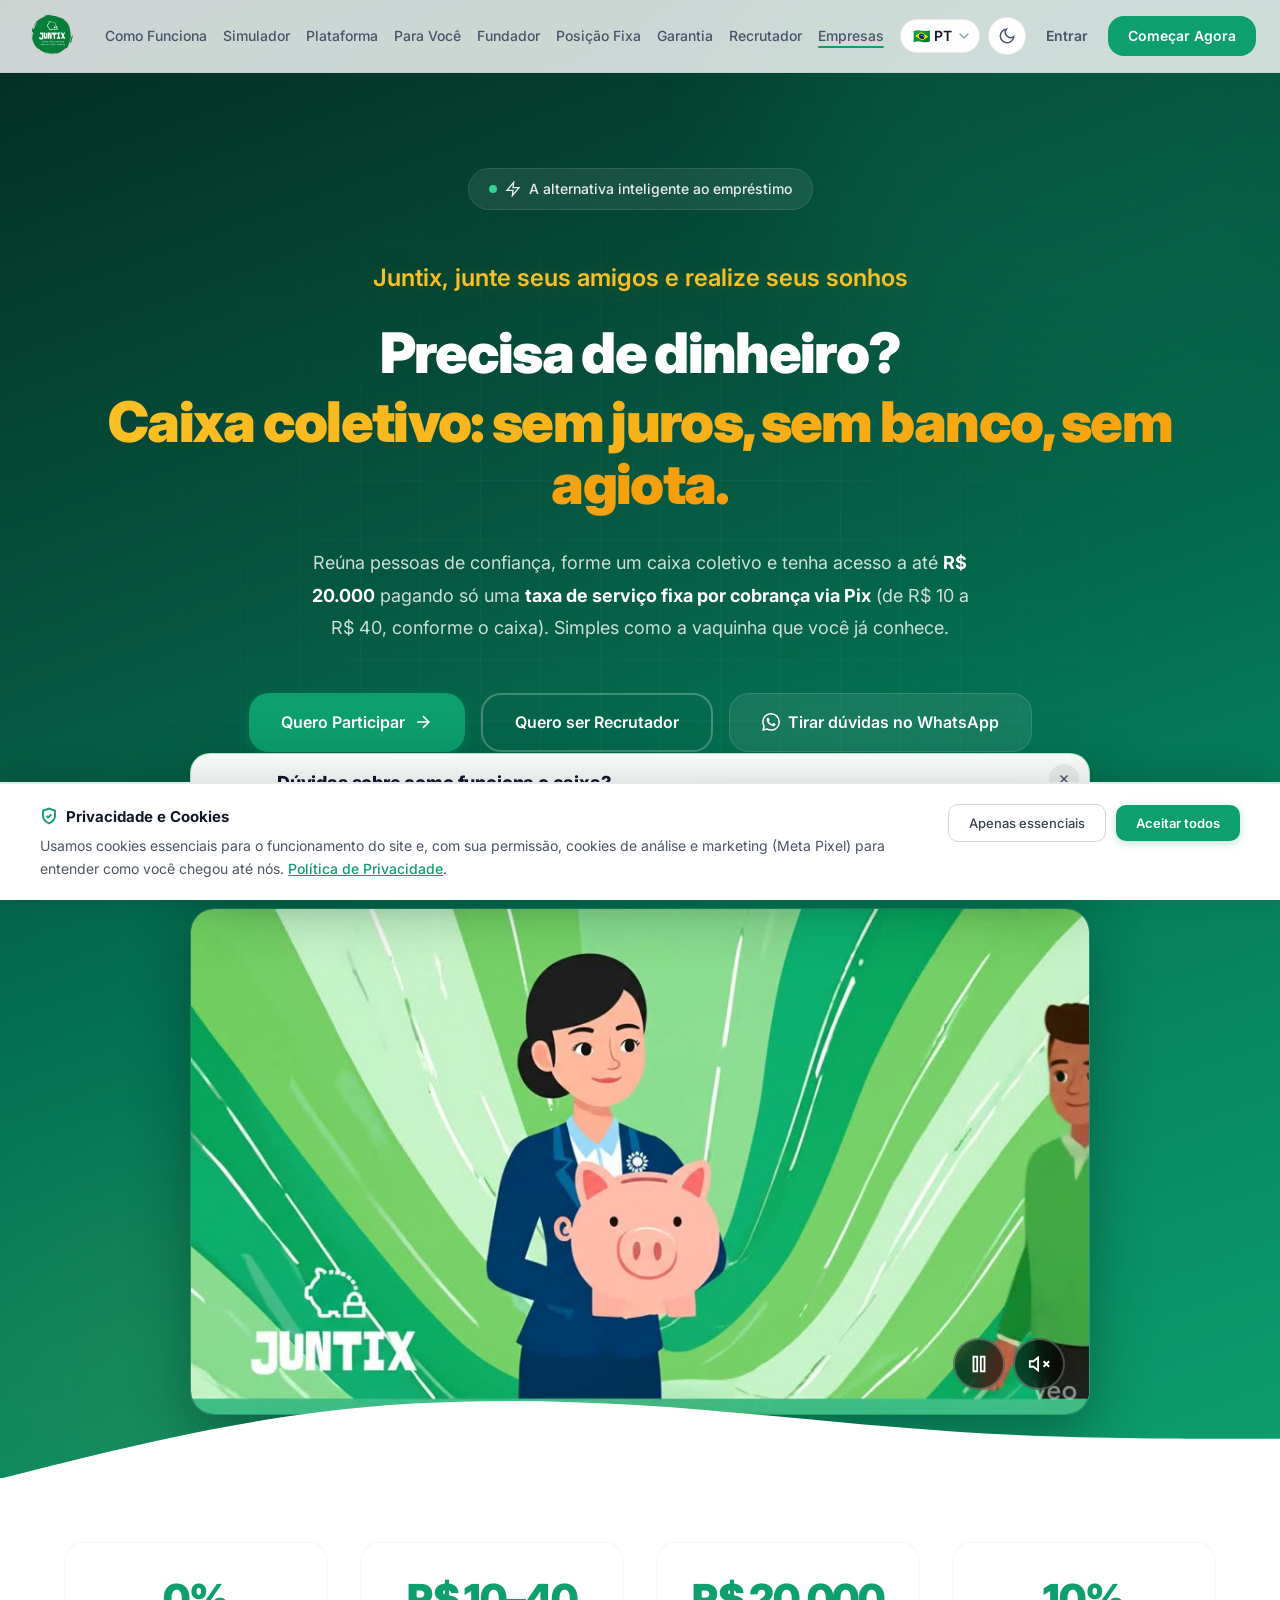
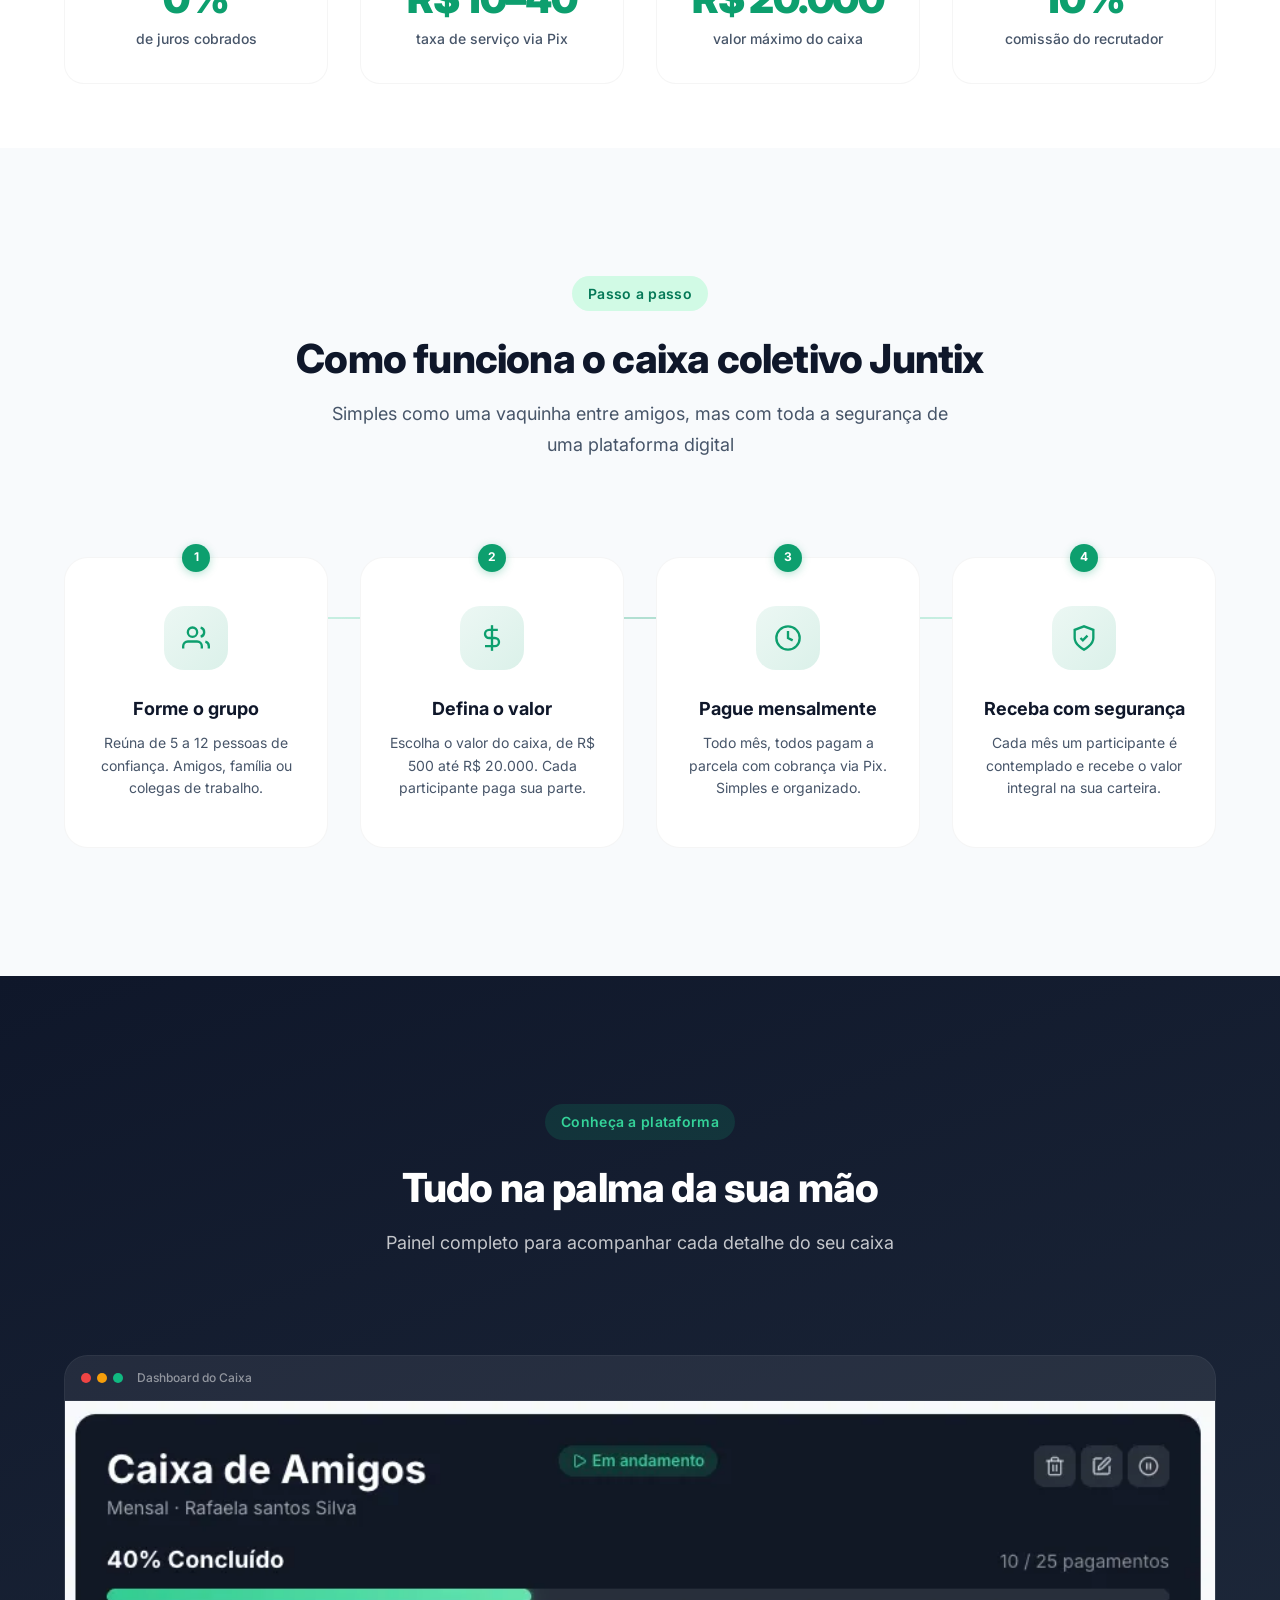
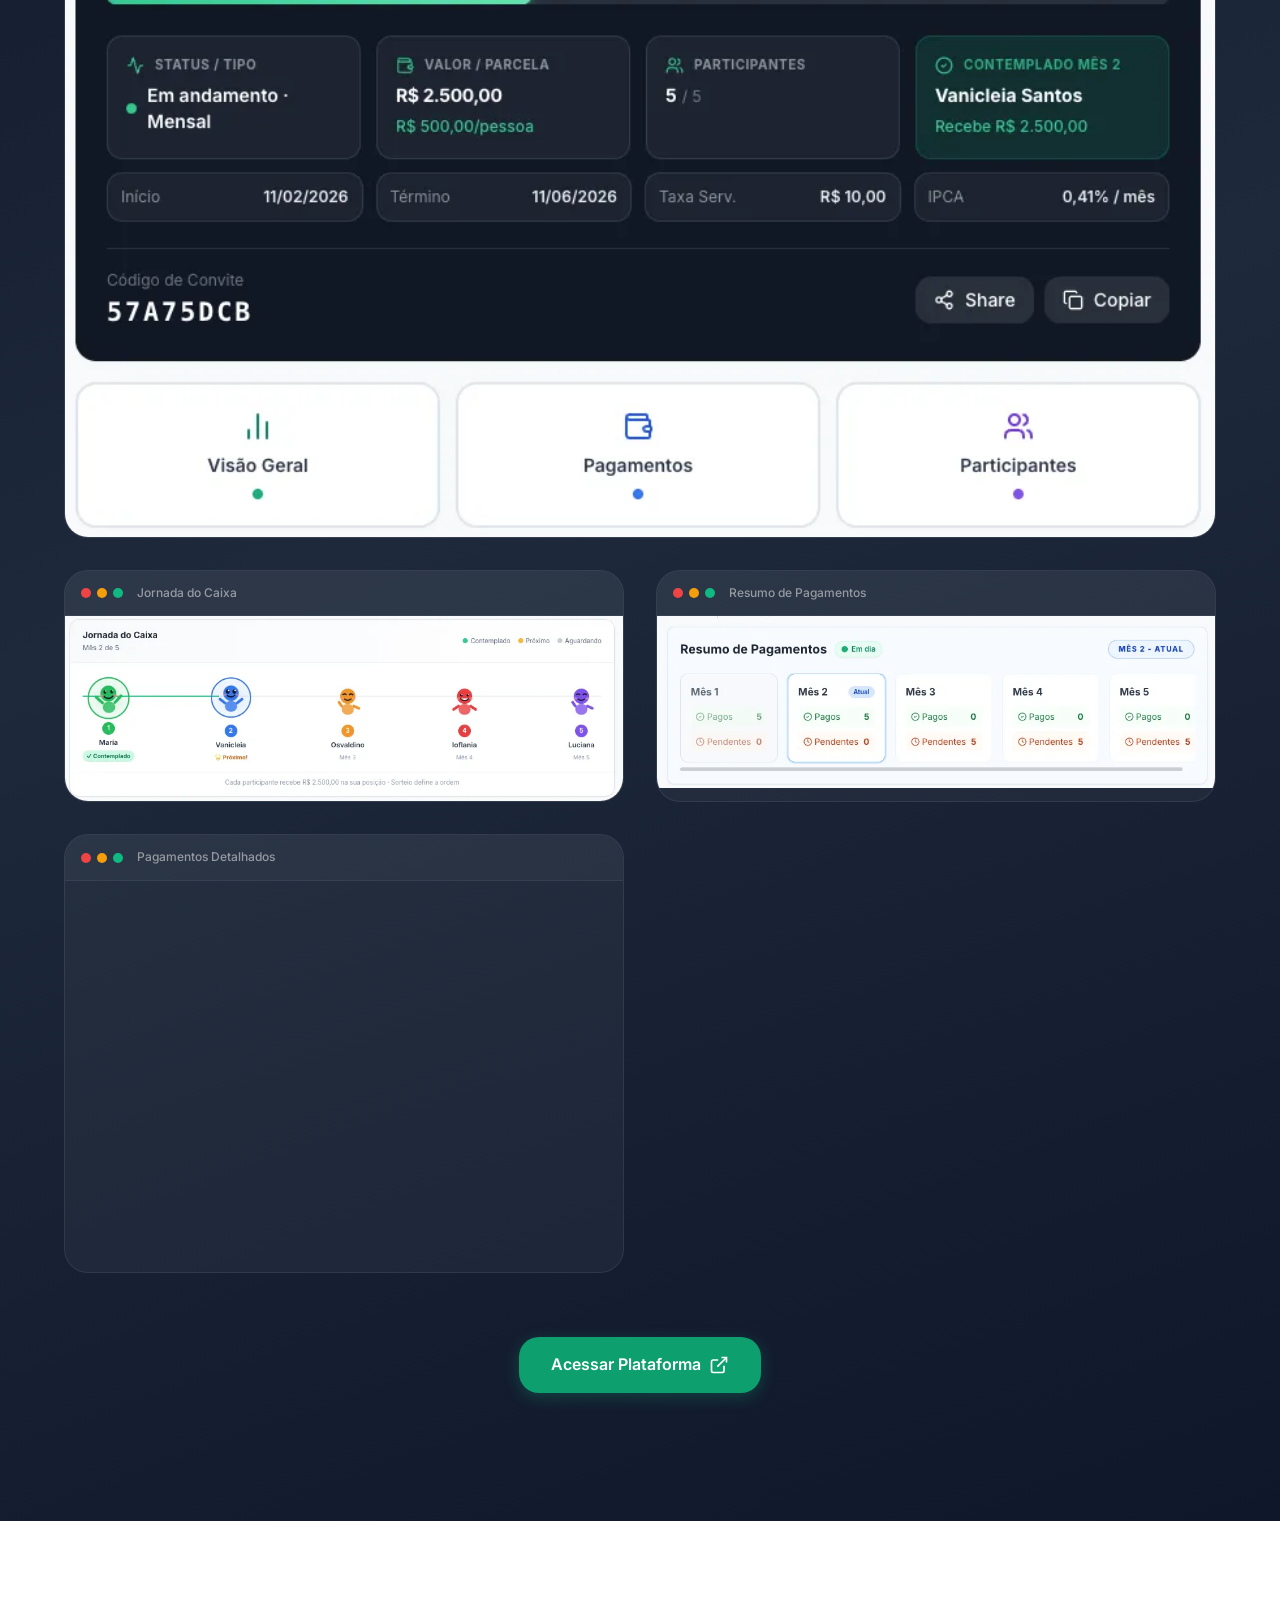
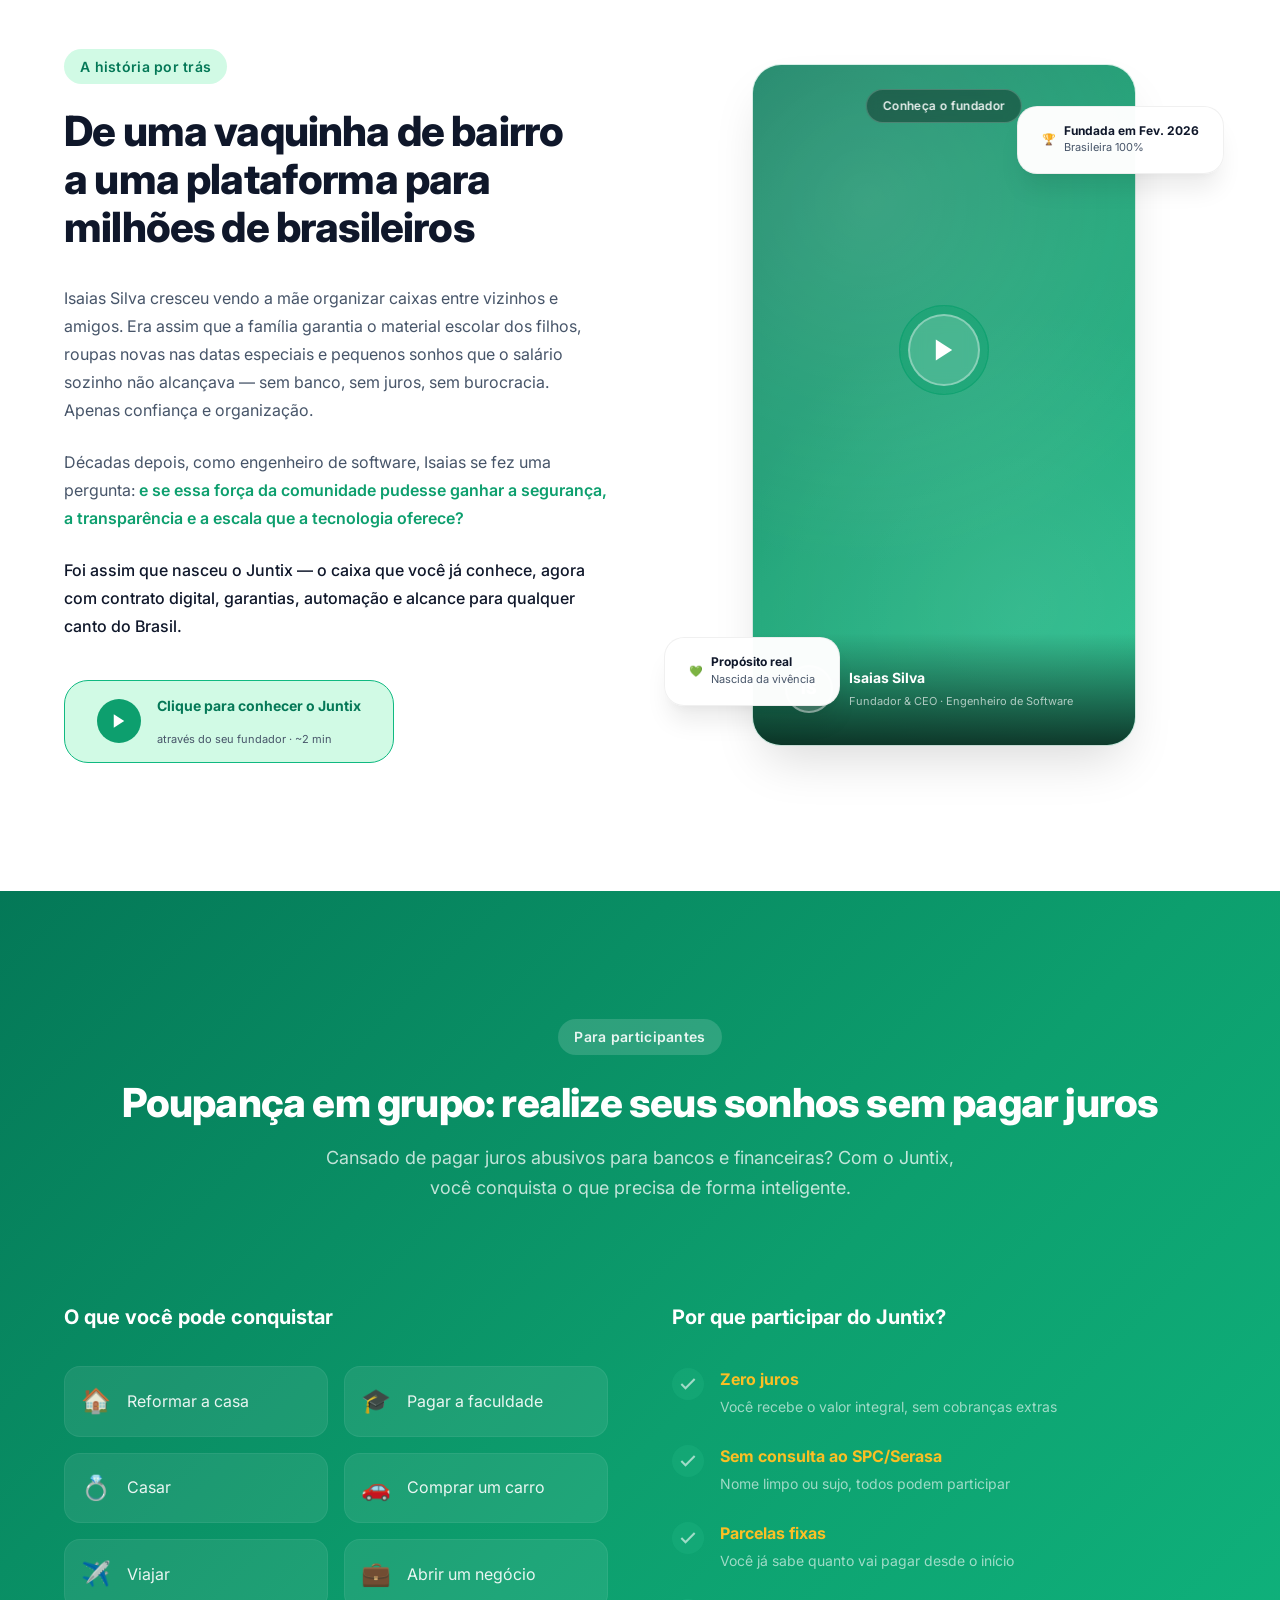
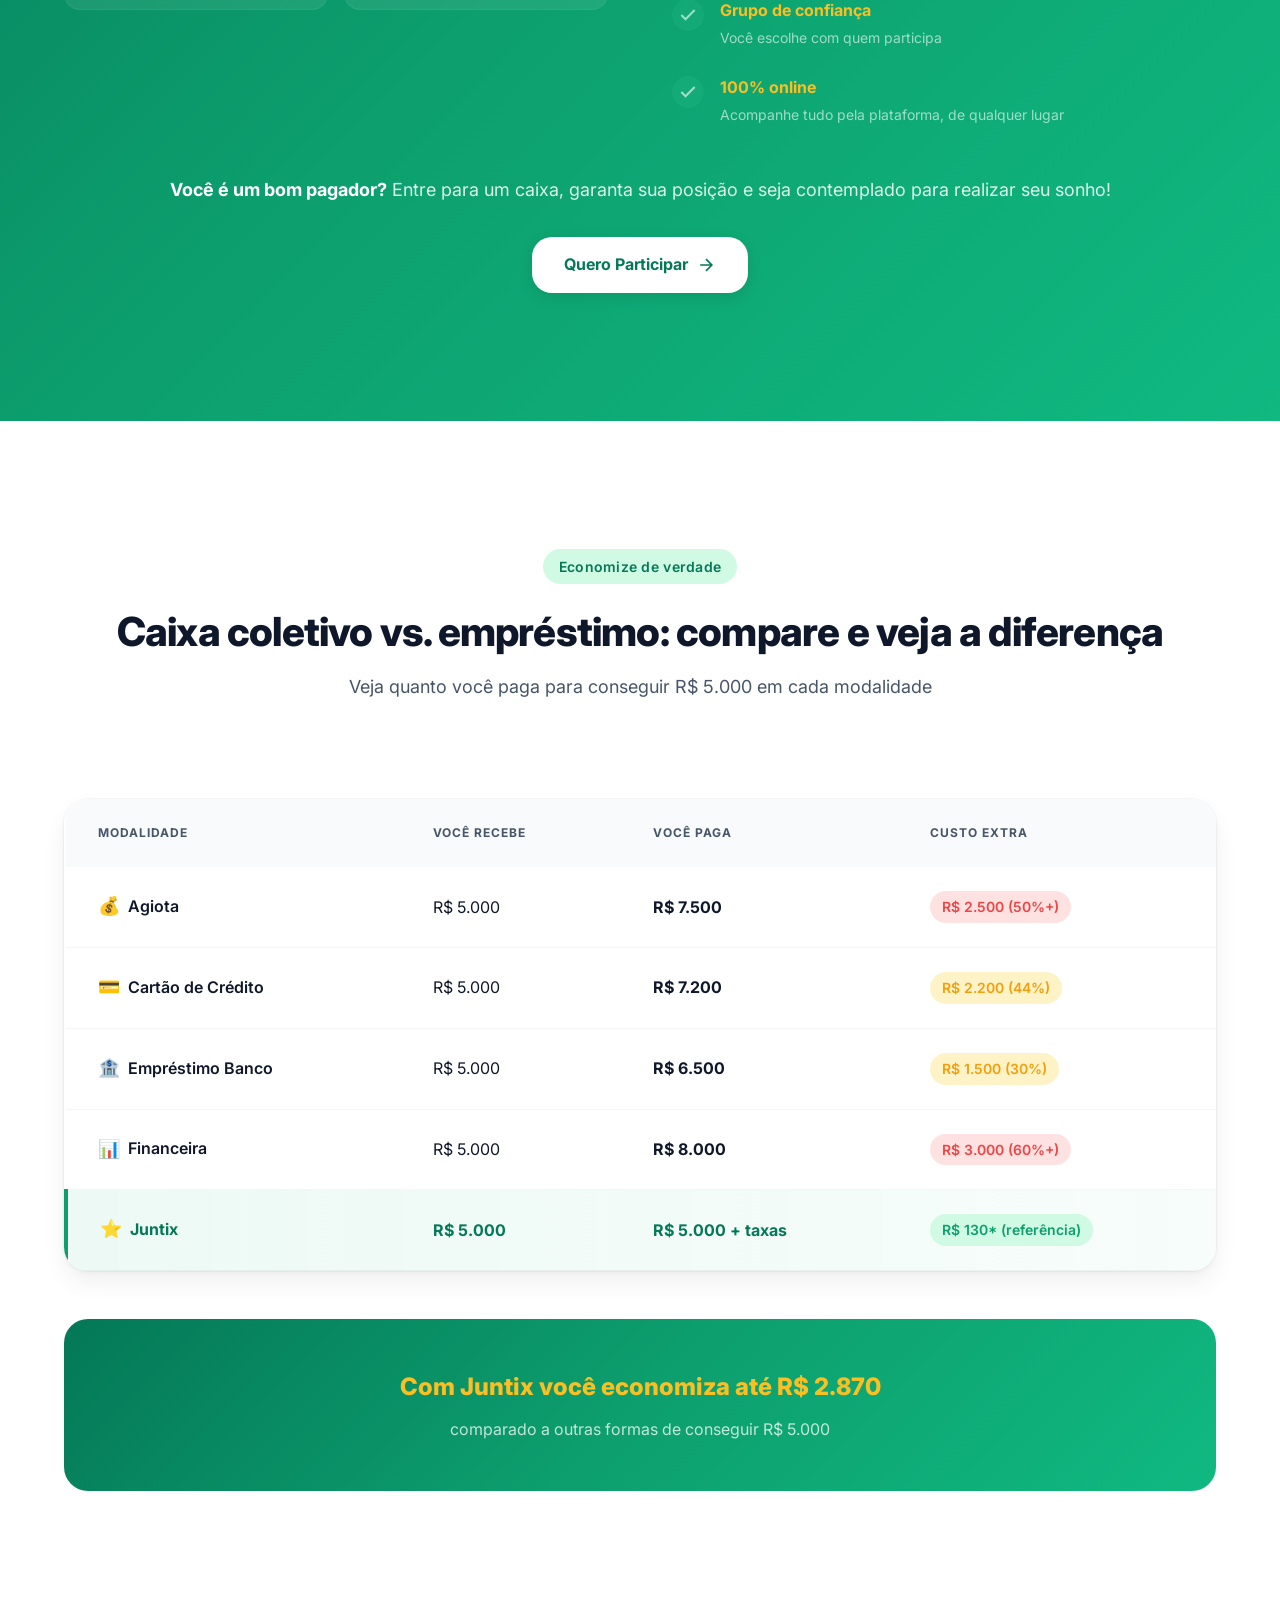
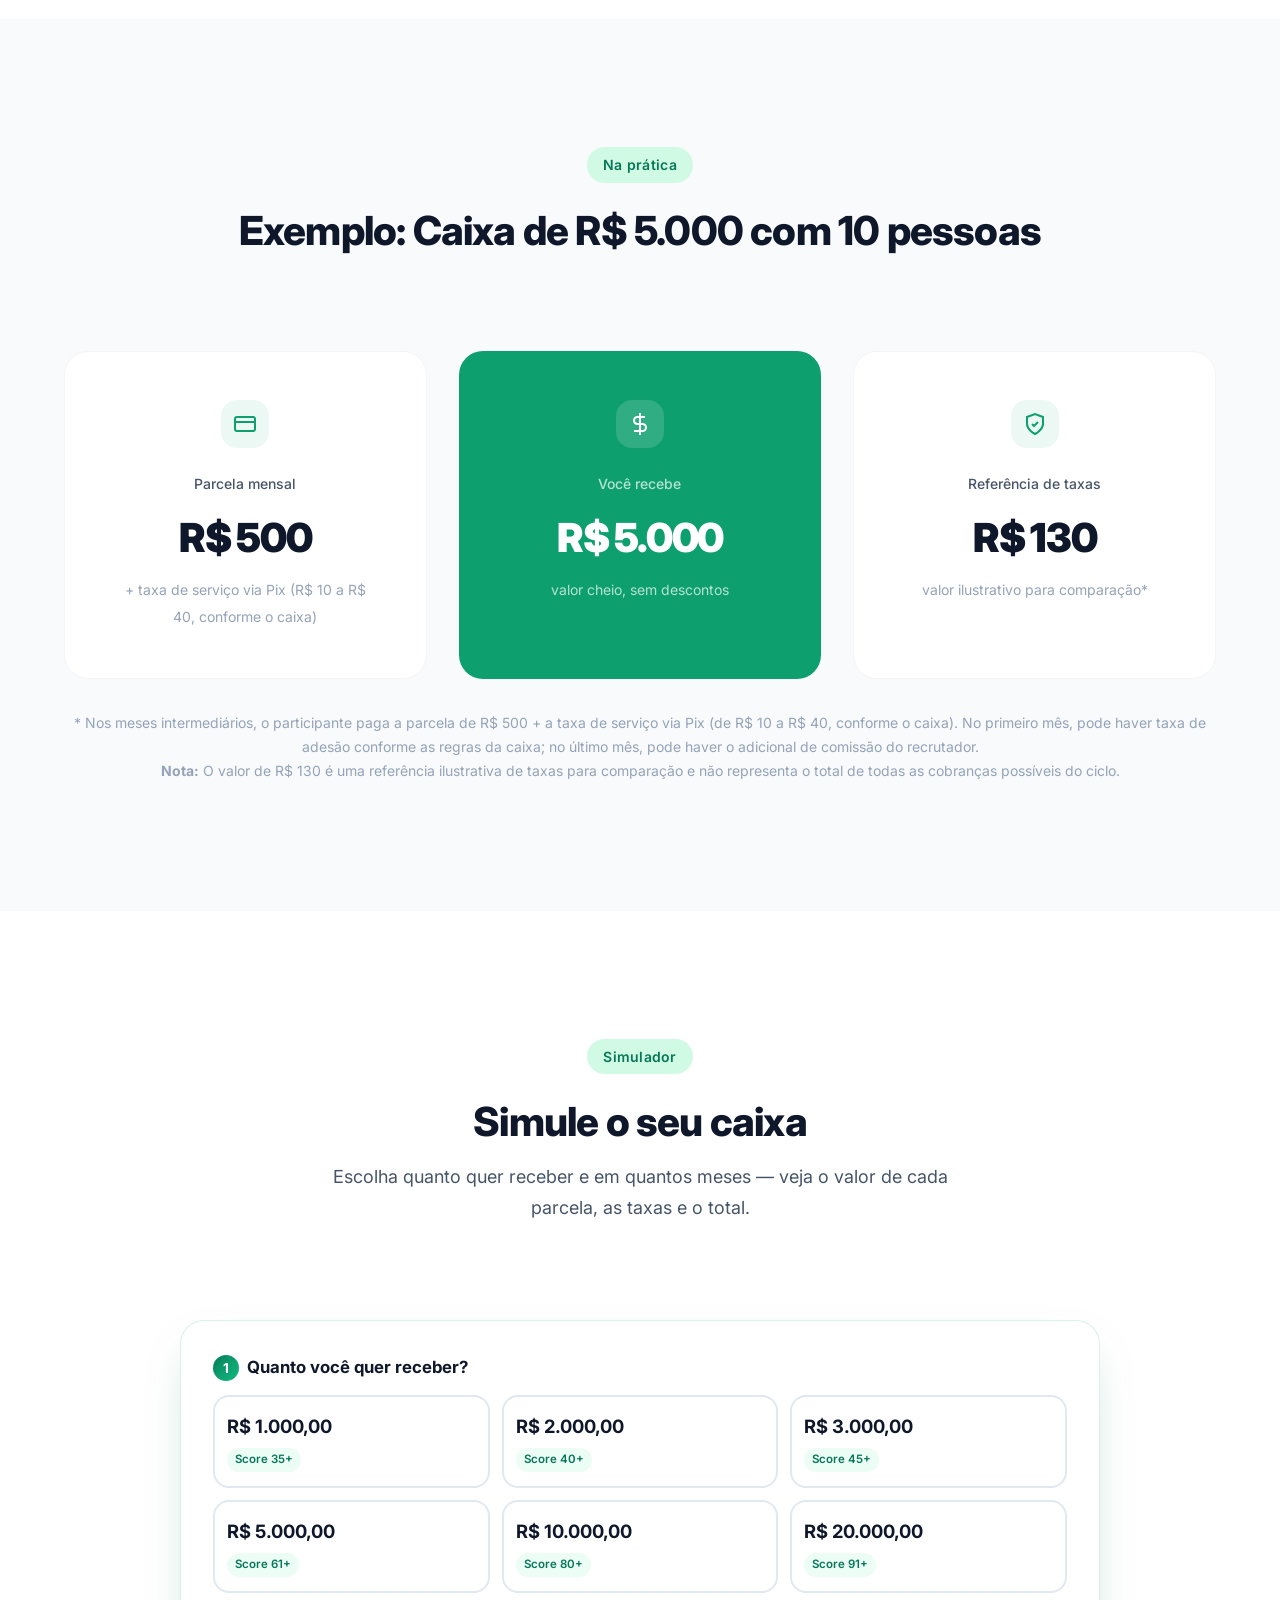
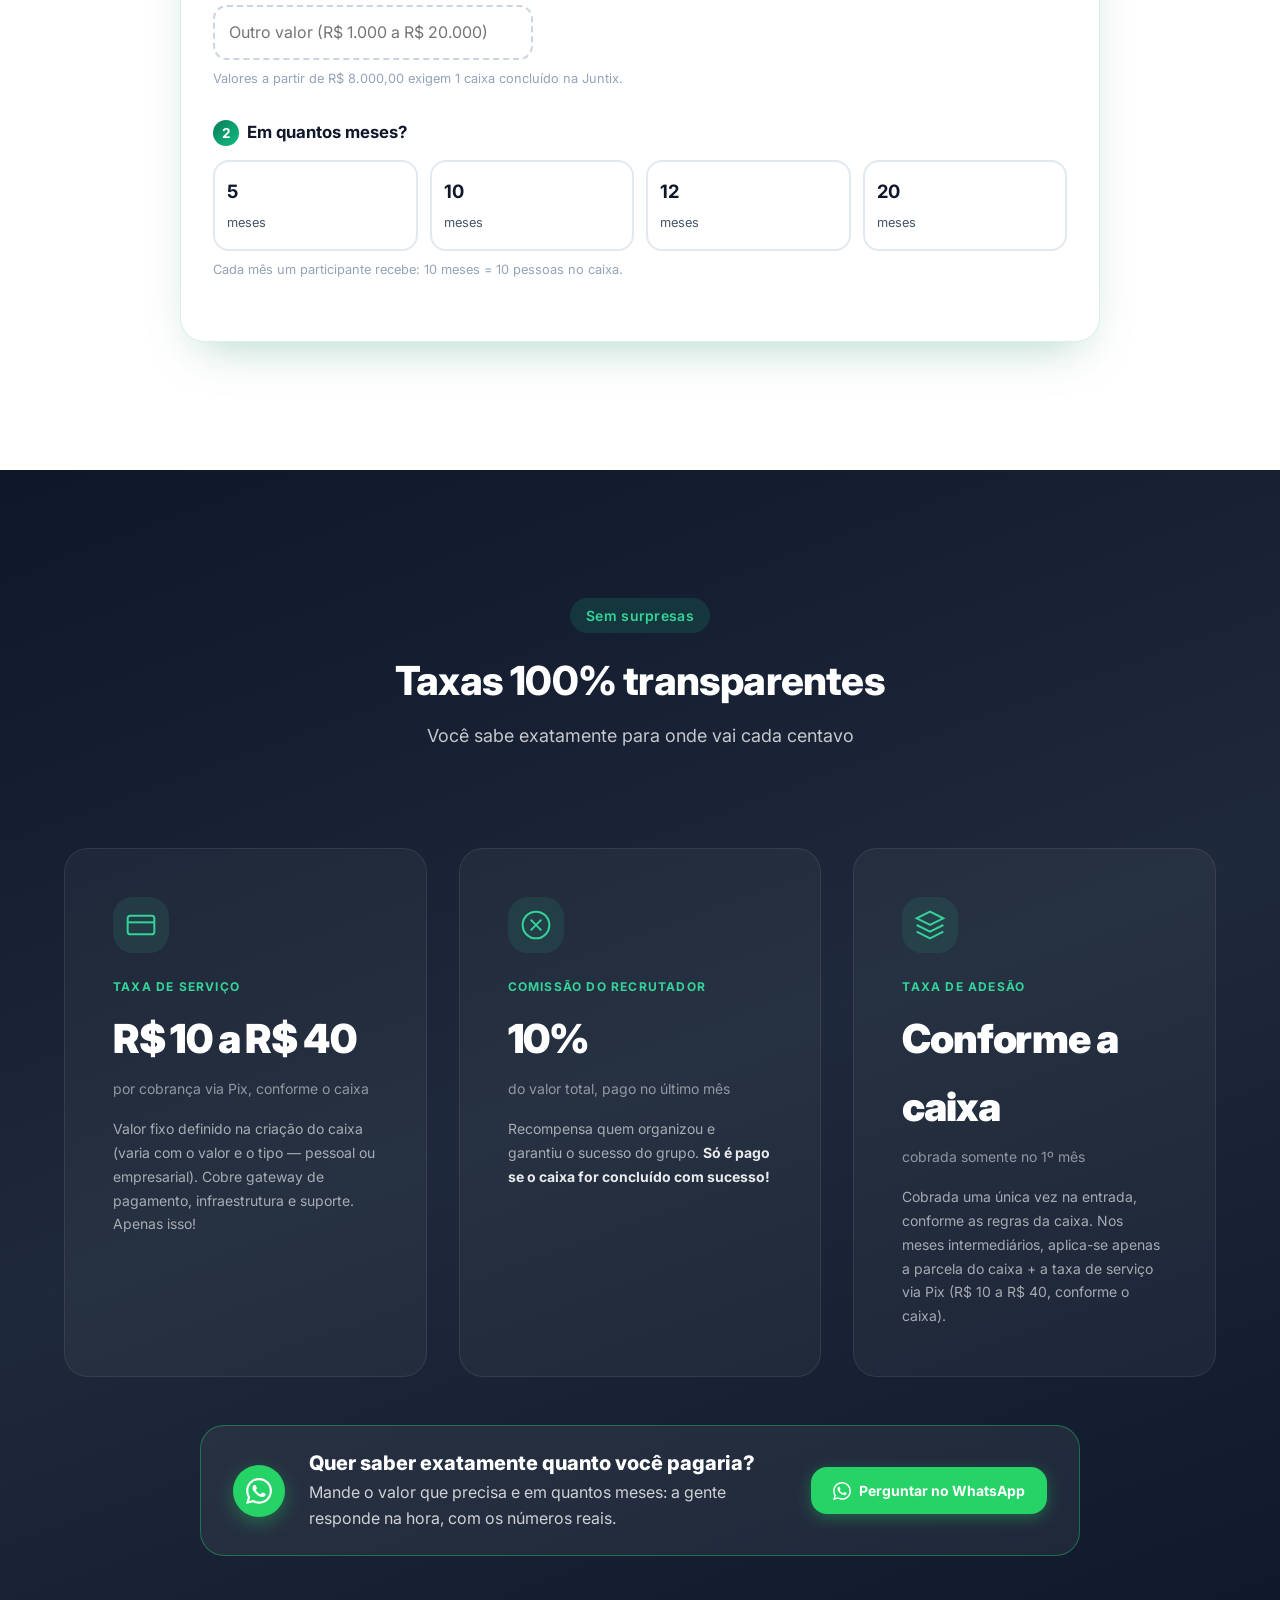
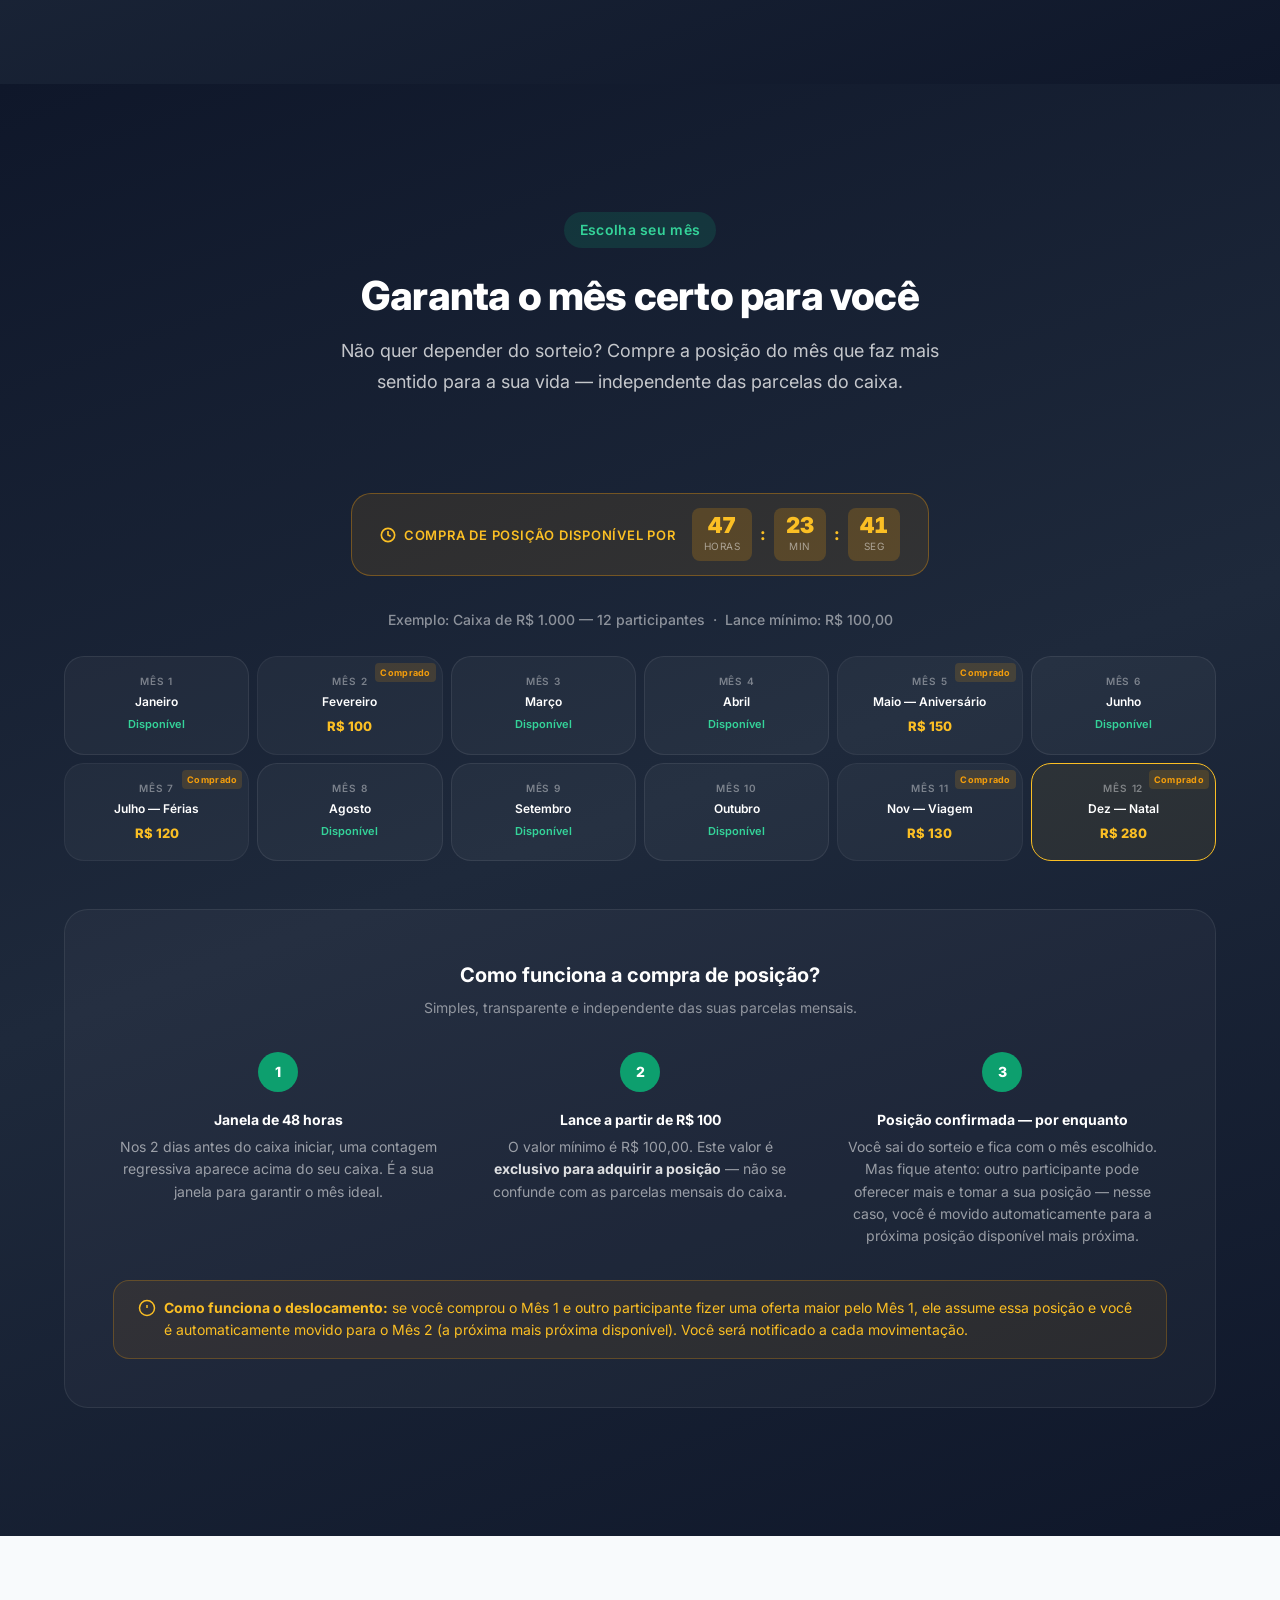
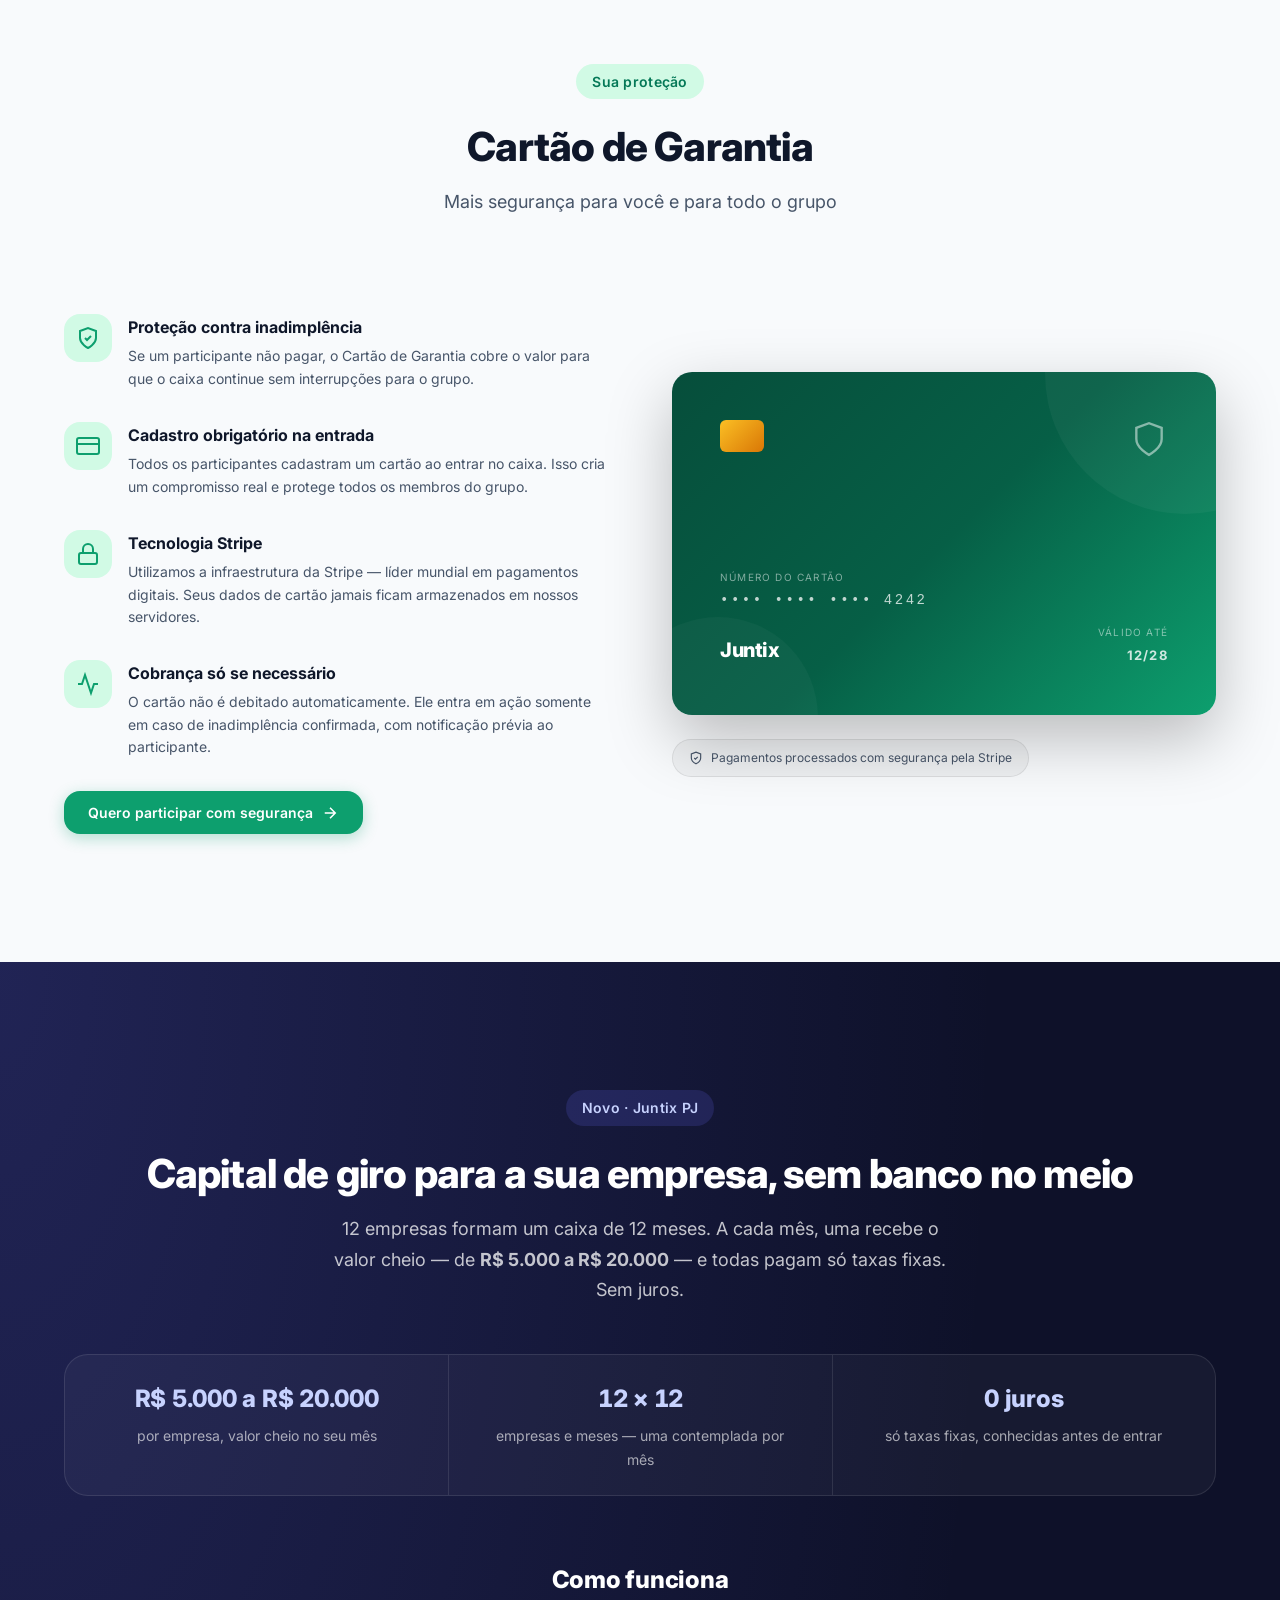
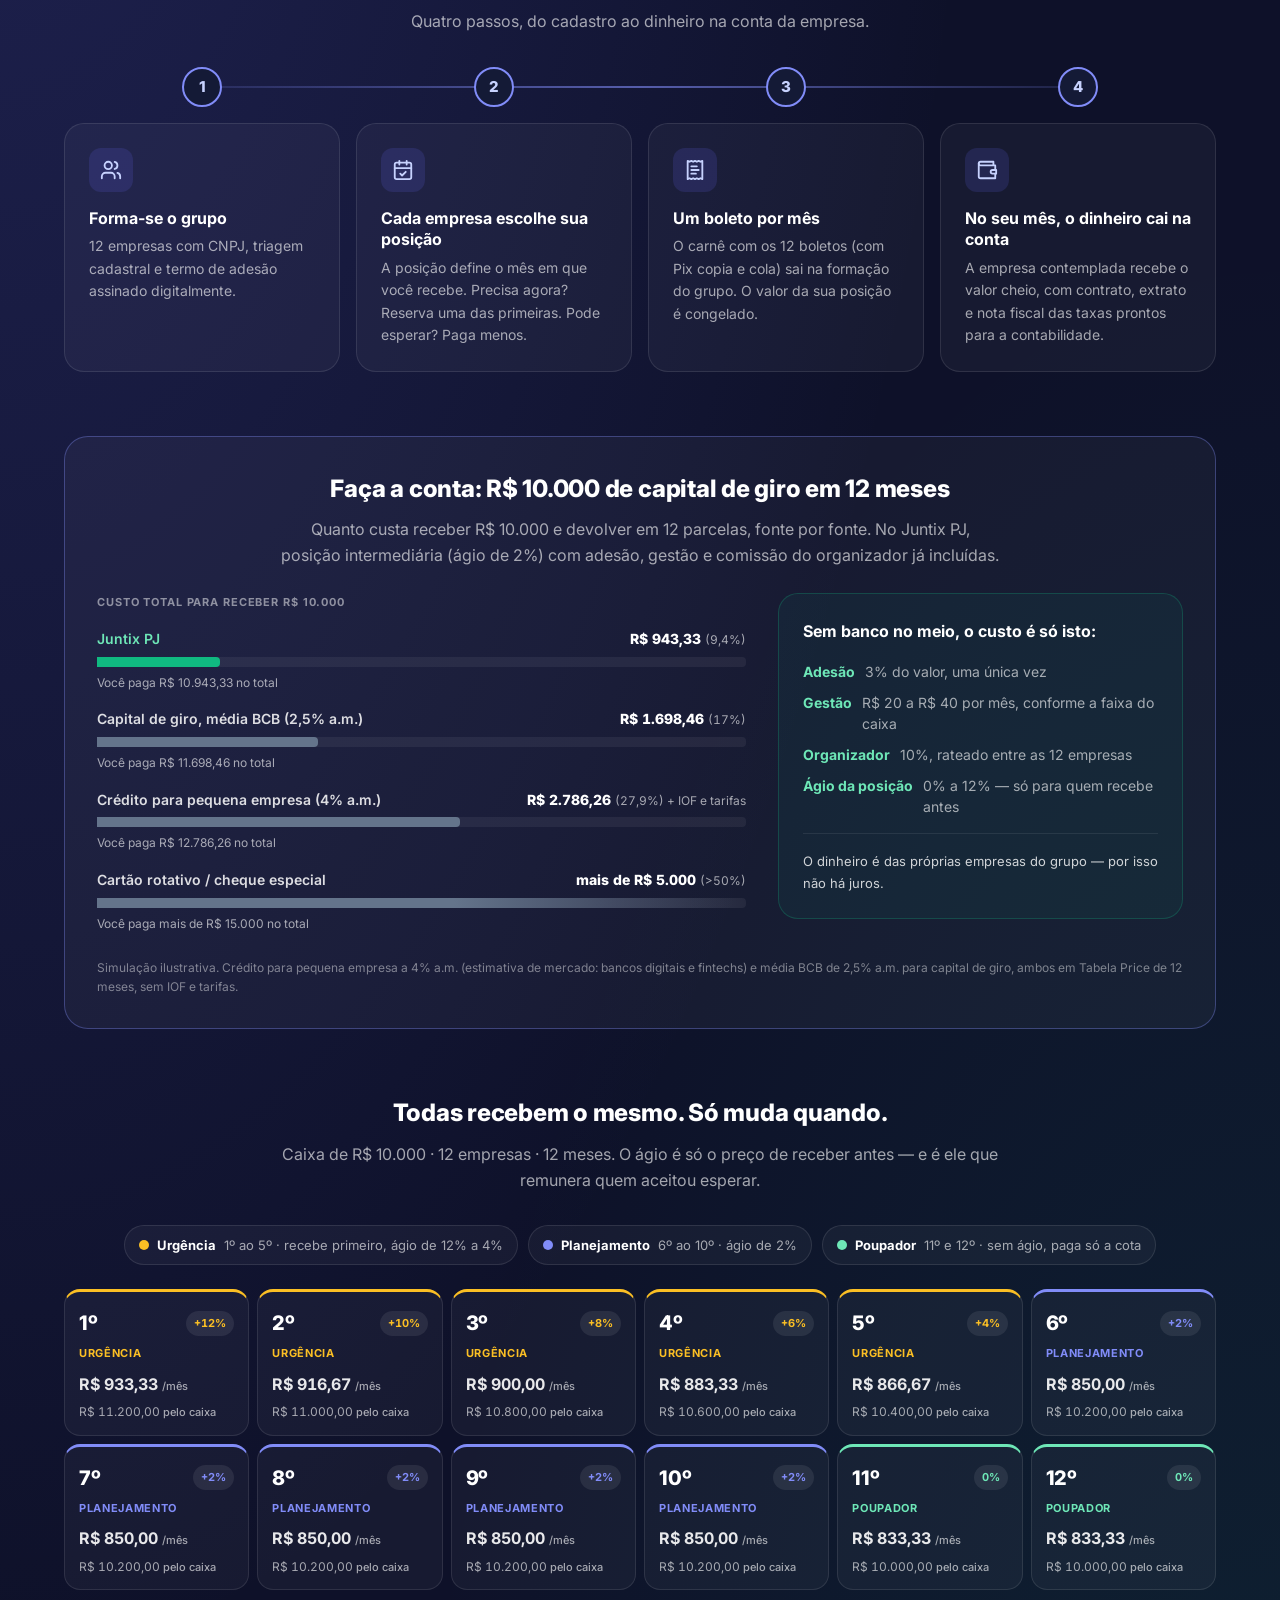
<file: index.html>
<!DOCTYPE html>
<html lang="pt-BR">

<head>
    <meta charset="UTF-8"><!-- deve ser o 1º elemento — browsers leem antes de qualquer outro byte -->
    <meta http-equiv="Content-Type" content="text/html; charset=utf-8"><!-- fallback para servidores sem header charset -->
    <meta name="viewport" content="width=device-width, initial-scale=1.0">
    <!-- Meta Pixel: carregado apenas após consentimento de cookies (ver script no fim do body) -->
    <!-- Segurança: impede execução de scripts inline de origens desconhecidas -->
    <meta http-equiv="X-Content-Type-Options" content="nosniff">
    <meta http-equiv="Referrer-Policy" content="strict-origin-when-cross-origin">
    <meta http-equiv="Permissions-Policy" content="camera=(), microphone=(), geolocation=(), payment=(self)">
    <meta name="description"
        content="Junte pessoas de confiança e receba até R$ 20.000 sem juros e sem banco. Taxa fixa por Pix, contrato digital e cartão de garantia. Fale no WhatsApp.">
    <meta name="keywords"
        content="caixa coletivo, caixa coletivo online, poupança em grupo, economia colaborativa, consórcio entre amigos, dinheiro sem juros, vaquinha entre amigos, renda extra recrutador, capital de giro sem banco, juntix">
    <meta name="author" content="Juntix - ISS Software Quality Solutions">
    <meta name="facebook-domain-verification" content="dl9oq2p1wu196bcrw1rn2t9bcq1job" />
    <meta name="robots" content="index, follow, max-image-preview:large, max-snippet:-1, max-video-preview:-1">
    <title>Juntix – Caixa Coletivo Online Sem Juros | Até R$ 20 mil</title>

    <!-- Preconnect & Preload -->
    <link rel="preconnect" href="https://fonts.googleapis.com">
    <link rel="preconnect" href="https://fonts.gstatic.com" crossorigin>
    <link href="https://fonts.googleapis.com/css2?family=Inter:wght@400;500;600;700;800;900&display=swap"
        rel="stylesheet">
    <!-- ?v= é cache-busting: o .htaccess serve css/js com cache imutável de 1 ano.
         Bumpar a versão em TODOS os .html a cada deploy que mude css/js. -->
    <link rel="preload" href="styles.css?v=20261018" as="style">
    <link rel="stylesheet" href="styles.css?v=20261018">
    <link rel="icon" type="image/png" sizes="32x32" href="logo/favicon-32.png">
    <link rel="stylesheet" href="simulador.css?v=20261015">
    <link rel="icon" type="image/png" href="logo/logo_juntix.png">
    <link rel="apple-touch-icon" sizes="180x180" href="logo/apple-touch-icon.png">
    <meta name="theme-color" content="#047857">

    <!-- SEO & Social -->
    <meta property="og:type" content="website">
    <meta property="og:url" content="https://juntix.com.br/">
    <meta property="og:title" content="Juntix – Caixa coletivo online sem juros, sem banco, sem agiota">
    <meta property="og:description"
        content="Junte pessoas de confiança e receba até R$ 20.000 sem juros. Taxa fixa por Pix, contrato digital e cartão de garantia. Fale com a gente no WhatsApp.">
    <meta property="og:image" content="https://juntix.com.br/logo/og-juntix.jpg">
    <meta property="og:image:secure_url" content="https://juntix.com.br/logo/og-juntix.jpg">
    <meta property="og:image:type" content="image/jpeg">
    <meta property="og:image:width" content="1200">
    <meta property="og:image:height" content="630">
    <meta property="og:image:alt" content="Juntix – Caixa coletivo online: sem juros, sem banco, sem agiota. Até R$ 20.000 com pessoas de confiança.">
    <meta property="og:locale" content="pt_BR">
    <meta property="og:locale:alternate" content="en_US">
    <meta property="og:locale:alternate" content="es_ES">
    <meta property="og:site_name" content="Juntix">

    <meta name="twitter:card" content="summary_large_image">
    <meta name="twitter:title" content="Juntix – Caixa coletivo online sem juros">
    <meta name="twitter:description"
        content="Junte pessoas de confiança e receba até R$ 20.000 sem juros e sem banco. Taxa fixa por Pix, contrato digital e cartão de garantia.">
    <meta name="twitter:image" content="https://juntix.com.br/logo/og-juntix.jpg">
    <meta name="twitter:image:alt" content="Juntix – Caixa coletivo online: sem juros, sem banco, sem agiota.">

    <link rel="canonical" href="https://juntix.com.br/">

    <!-- Schema Markup -->
    <script type="application/ld+json">
    {
      "@context": "https://schema.org",
      "@graph": [
        {
          "@type": "Organization",
          "name": "Juntix",
          "legalName": "ISS Software Quality Solutions",
          "url": "https://juntix.com.br/",
          "logo": "https://juntix.com.br/logo/logo_juntix.png",
          "description": "Plataforma de caixa coletivo online (poupança em grupo) entre pessoas de confiança. Sem juros, sem banco, 100% online.",
          "foundingDate": "2024",
          "taxID": "39.997.807/0001-86",
          "contactPoint": {
            "@type": "ContactPoint",
            "telephone": "+55-71-8216-6039",
            "contactType": "customer service",
            "url": "https://wa.me/557182166039",
            "availableLanguage": ["Portuguese", "English", "Spanish"]
          },
          "sameAs": []
        },
        {
          "@type": "WebSite",
          "url": "https://juntix.com.br/",
          "name": "Juntix",
          "description": "Caixa coletivo online entre pessoas de confiança - sem juros, sem banco, sem burocracia",
          "inLanguage": "pt-BR"
        },
        {
          "@type": "SoftwareApplication",
          "name": "Juntix",
          "operatingSystem": "Web",
          "applicationCategory": "FinanceApplication",
          "offers": {
            "@type": "Offer",
            "priceCurrency": "BRL",
            "priceSpecification": {
              "@type": "PriceSpecification",
              "minPrice": "10.00",
              "maxPrice": "40.00",
              "priceCurrency": "BRL"
            },
            "description": "Taxa de serviço por cobrança via Pix, de R$ 10 a R$ 40 conforme o valor e o tipo do caixa"
          },
          "description": "Plataforma para organização e gestão de caixas coletivos entre amigos"
        },
        {
          "@type": "FAQPage",
          "mainEntity": [
            {
              "@type": "Question",
              "name": "O Juntix é uma instituição financeira?",
              "acceptedAnswer": {
                "@type": "Answer",
                "text": "Não. O Juntix é uma plataforma de tecnologia que facilita a organização de grupos de poupança coletiva. Não captamos recursos, não emprestamos dinheiro e não somos regulados pelo Banco Central."
              }
            },
            {
              "@type": "Question",
              "name": "Qual é o trabalho do Recrutador?",
              "acceptedAnswer": {
                "@type": "Answer",
                "text": "O Recrutador tem um trabalho leve: reunir pessoas de confiança e bons pagadores da sua rede. A Juntix administra todo o resto (cobranças, contratos, lembretes e sorteios) e o recrutador recebe 10% do valor total do caixa como comissão."
              }
            },
            {
              "@type": "Question",
              "name": "O que acontece se alguém não pagar?",
              "acceptedAnswer": {
                "@type": "Answer",
                "text": "O Juntix envia lembretes automáticos e alertas ao recrutador, além do Cartão de Garantia que cobre a parcela em caso de inadimplência. Por isso, a escolha de pessoas de confiança é fundamental para o sucesso do caixa."
              }
            },
            {
              "@type": "Question",
              "name": "Como funciona a divisão dos valores?",
              "acceptedAnswer": {
                "@type": "Answer",
                "text": "A divisão é igualitária. O valor total do caixa é dividido pelo número de participantes, resultando na parcela mensal."
              }
            },
            {
              "@type": "Question",
              "name": "Qual a diferença entre Juntix e empréstimo?",
              "acceptedAnswer": {
                "@type": "Answer",
                "text": "No Juntix, você não paga juros. Você recebe exatamente o que contribuiu ao longo dos meses, enquanto em empréstimos tradicionais você paga de 30% a 60% a mais."
              }
            },
            {
              "@type": "Question",
              "name": "Como funciona o Split? O Juntix retém meu dinheiro?",
              "acceptedAnswer": {
                "@type": "Answer",
                "text": "Não! O Juntix utiliza um sistema de Split automático onde o dinheiro vai direto para a carteira do contemplado. O Juntix recebe apenas a taxa de serviço fixa por cobrança via Pix, de R$ 10 a R$ 40 conforme o caixa."
              }
            }
          ]
        }
      ]
    }
    </script>
    <!-- Tema (dark/light) — aplicado ANTES do primeiro paint para evitar flash -->
    <script>
        (function () {
            try {
                var t = localStorage.getItem('juntix-theme');
                if (t !== 'dark' && t !== 'light') {
                    t = window.matchMedia && window.matchMedia('(prefers-color-scheme: dark)').matches ? 'dark' : 'light';
                }
                document.documentElement.setAttribute('data-theme', t);
            } catch (e) { /* noop */ }
        })();
    </script>
</head>

<body>
    <!-- Cursor follower -->
    <div class="cursor-glow" aria-hidden="true"></div>

    <!-- Header -->
    <header class="header" role="banner">
        <nav class="nav container" aria-label="Navegação principal">
            <a href="#" class="logo" aria-label="Juntix – início">
                <picture>
                    <source srcset="logo/logo_juntix_112.webp" type="image/webp">
                    <img src="logo/logo_juntix_112.png" alt="Juntix - Plataforma de Caixa Coletivo" class="logo-img"
                        width="56" height="56" fetchpriority="high">
                </picture>
                <span class="logo-text">Juntix</span>
            </a>

            <ul class="nav-links" id="navLinks">
                <li><a href="#como-funciona" data-i18n="nav_como">Como Funciona</a></li>
                <li><a href="#simulador" data-i18n="nav_simulador">Simulador</a></li>
                <li><a href="#plataforma" data-i18n="nav_plataforma">Plataforma</a></li>
                <li><a href="#participante" data-i18n="nav_paravoce">Para Você</a></li>
                <li><a href="#fundador" data-i18n="nav_fundador">Fundador</a></li>
                <li><a href="#posicao-fixa" data-i18n="nav_posicao">Posição Fixa</a></li>
                <li><a href="#garantia" data-i18n="nav_garantia">Garantia</a></li>
                <li><a href="#ganhos" data-i18n="nav_recrutador">Recrutador</a></li>
                <li><a href="#empresas" data-i18n="nav_empresas">Empresas</a></li>
                <!-- Só no painel mobile: ações principais + WhatsApp -->
                <li class="nav-mobile-only nav-mobile-actions">
                    <a href="https://painel.juntix.com.br/login" class="btn btn-nav-login" data-i18n="nav_entrar">Entrar</a>
                    <a href="https://painel.juntix.com.br/registro" class="btn btn-nav-cta" data-i18n="nav_cta">Começar Agora</a>
                </li>
                <li class="nav-mobile-only">
                    <a href="https://wa.me/557182166039?text=Ol%C3%A1%21%20Estava%20no%20site%20da%20Juntix%20pelo%20celular%20e%20quero%20tirar%20uma%20d%C3%BAvida%20sobre%20o%20caixa." data-assistente="MENU" data-assistente-texto="Olá! Estava no site da Juntix pelo celular e quero tirar uma dúvida sobre o caixa."
                        target="_blank" rel="noopener noreferrer" class="btn btn-nav-whats">
                        <svg width="18" height="18" viewBox="0 0 24 24" fill="currentColor" aria-hidden="true"><path d="M17.472 14.382c-.297-.149-1.758-.867-2.03-.967-.273-.099-.471-.148-.67.15-.197.297-.767.966-.94 1.164-.173.199-.347.223-.644.075-.297-.15-1.255-.463-2.39-1.475-.883-.788-1.48-1.761-1.653-2.059-.173-.297-.018-.458.13-.606.134-.133.298-.347.446-.52.149-.174.198-.298.298-.497.099-.198.05-.371-.025-.52-.075-.149-.669-1.612-.916-2.207-.242-.579-.487-.5-.669-.51-.173-.008-.371-.01-.57-.01-.198 0-.52.074-.792.372-.272.297-1.04 1.016-1.04 2.479 0 1.462 1.065 2.875 1.213 3.074.149.198 2.096 3.2 5.077 4.487.709.306 1.262.489 1.694.625.712.227 1.36.195 1.871.118.571-.085 1.758-.719 2.006-1.413.248-.694.248-1.289.173-1.413-.074-.124-.272-.198-.57-.347m-5.421 7.403h-.004a9.87 9.87 0 01-5.031-1.378l-.361-.214-3.741.982.998-3.648-.235-.374a9.86 9.86 0 01-1.51-5.26c.001-5.45 4.436-9.884 9.888-9.884 2.64 0 5.122 1.03 6.988 2.898a9.825 9.825 0 012.893 6.994c-.003 5.45-4.437 9.884-9.885 9.884m8.413-18.297A11.815 11.815 0 0012.05 0C5.495 0 .16 5.335.157 11.892c0 2.096.547 4.142 1.588 5.945L.057 24l6.305-1.654a11.882 11.882 0 005.683 1.448h.005c6.554 0 11.89-5.335 11.893-11.893a11.821 11.821 0 00-3.48-8.413z"/></svg>
                        <span data-i18n="nav_whats">Falar no WhatsApp</span>
                    </a>
                </li>
            </ul>

            <!-- Ações: idioma, tema, Entrar, CTA (desktop) e hambúrguer (mobile) — sempre à direita -->
            <div class="nav-actions">
                <select id="langSelect" class="lang-select" aria-label="Idioma / Language / Idioma">
                    <option value="pt">🇧🇷 PT</option>
                    <option value="en">🇺🇸 EN</option>
                    <option value="es">🇪🇸 ES</option>
                </select>
                <button class="theme-toggle" id="themeToggle" aria-label="Alternar tema claro/escuro">
                    <svg class="icon-moon" width="18" height="18" viewBox="0 0 24 24" fill="none"
                        stroke="currentColor" stroke-width="2" aria-hidden="true">
                        <path d="M21 12.79A9 9 0 1 1 11.21 3 7 7 0 0 0 21 12.79z" />
                    </svg>
                    <svg class="icon-sun" width="18" height="18" viewBox="0 0 24 24" fill="none"
                        stroke="currentColor" stroke-width="2" aria-hidden="true">
                        <circle cx="12" cy="12" r="5" />
                        <path d="M12 1v2M12 21v2M4.22 4.22l1.42 1.42M18.36 18.36l1.42 1.42M1 12h2M21 12h2M4.22 19.78l1.42-1.42M18.36 5.64l1.42-1.42" />
                    </svg>
                </button>
                <a href="https://painel.juntix.com.br/login" class="btn btn-nav-login nav-desktop-only" data-i18n="nav_entrar">Entrar</a>
                <a href="https://painel.juntix.com.br/registro" class="btn btn-nav-cta nav-desktop-only" data-i18n="nav_cta">Começar Agora</a>
                <button class="mobile-menu-btn" aria-label="Abrir menu de navegação" aria-expanded="false" aria-controls="navLinks">
                    <span></span>
                    <span></span>
                    <span></span>
                </button>
            </div>
        </nav>
    </header>

    <main>
        <!-- Hero Section -->
        <section class="hero" aria-label="Seção principal">
            <div class="hero-bg-effects" aria-hidden="true">
                <div class="hero-orb hero-orb-1"></div>
                <div class="hero-orb hero-orb-2"></div>
                <div class="hero-orb hero-orb-3"></div>
                <div class="hero-grid-pattern"></div>
            </div>

            <div class="container hero-content">
                <div class="hero-badge reveal-up" data-delay="0">
                    <span class="badge-pulse"></span>
                    <svg width="16" height="16" viewBox="0 0 24 24" fill="none" stroke="currentColor" stroke-width="2">
                        <path d="M13 2L3 14h9l-1 8 10-12h-9l1-8z" />
                    </svg>
                    <span data-i18n="hero_badge">A alternativa inteligente ao empréstimo</span>
                </div>

                <p class="hero-tagline reveal-up" data-delay="100" data-i18n="hero_tagline">Juntix, junte seus amigos e realize seus sonhos</p>

                <h1 class="hero-title reveal-up" data-delay="200">
                    <span data-i18n="hero_titulo">Precisa de dinheiro?</span>
                    <span class="hero-title-highlight">
                        <span class="gradient-text-animated" data-i18n="hero_titulo_destaque">Caixa coletivo: sem juros, sem banco, sem agiota.</span>
                    </span>
                </h1>

                <p class="hero-subtitle reveal-up" data-delay="300" data-i18n="hero_subtitulo">
                    Reúna pessoas de confiança, forme um caixa coletivo e tenha acesso a até
                    <strong>R$ 20.000</strong>
                    pagando só uma <strong>taxa de serviço fixa por cobrança via Pix</strong> (de R$ 10 a R$ 40, conforme o caixa).
                    Simples como a vaquinha que você já conhece.
                </p>

                <div class="hero-cta reveal-up" data-delay="400">
                    <a href="https://painel.juntix.com.br/registro" class="btn btn-lg btn-glow">
                        <span data-i18n="hero_cta_participar">Quero Participar</span>
                        <svg width="20" height="20" viewBox="0 0 24 24" fill="none" stroke="currentColor"
                            stroke-width="2">
                            <path d="M5 12h14M12 5l7 7-7 7" />
                        </svg>
                    </a>
                    <a href="#ganhos" class="btn btn-lg btn-outline-hero" data-i18n="hero_cta_recrutador">
                        Quero ser Recrutador
                    </a>
                    <a href="https://wa.me/557182166039?text=Ol%C3%A1%21%20Estava%20navegando%20no%20site%20da%20Juntix%20e%20quero%20entender%20como%20funciona%20o%20caixa."
                        data-assistente="HERO" data-assistente-texto="Olá! Estava navegando no site da Juntix e quero entender como funciona o caixa."
                        target="_blank" rel="noopener noreferrer" class="btn btn-lg btn-ghost-hero btn-whats-inline">
                        <svg width="18" height="18" viewBox="0 0 24 24" fill="currentColor" aria-hidden="true"><path d="M17.472 14.382c-.297-.149-1.758-.867-2.03-.967-.273-.099-.471-.148-.67.15-.197.297-.767.966-.94 1.164-.173.199-.347.223-.644.075-.297-.15-1.255-.463-2.39-1.475-.883-.788-1.48-1.761-1.653-2.059-.173-.297-.018-.458.13-.606.134-.133.298-.347.446-.52.149-.174.198-.298.298-.497.099-.198.05-.371-.025-.52-.075-.149-.669-1.612-.916-2.207-.242-.579-.487-.5-.669-.51-.173-.008-.371-.01-.57-.01-.198 0-.52.074-.792.372-.272.297-1.04 1.016-1.04 2.479 0 1.462 1.065 2.875 1.213 3.074.149.198 2.096 3.2 5.077 4.487.709.306 1.262.489 1.694.625.712.227 1.36.195 1.871.118.571-.085 1.758-.719 2.006-1.413.248-.694.248-1.289.173-1.413-.074-.124-.272-.198-.57-.347m-5.421 7.403h-.004a9.87 9.87 0 01-5.031-1.378l-.361-.214-3.741.982.998-3.648-.235-.374a9.86 9.86 0 01-1.51-5.26c.001-5.45 4.436-9.884 9.888-9.884 2.64 0 5.122 1.03 6.988 2.898a9.825 9.825 0 012.893 6.994c-.003 5.45-4.437 9.884-9.885 9.884m8.413-18.297A11.815 11.815 0 0012.05 0C5.495 0 .16 5.335.157 11.892c0 2.096.547 4.142 1.588 5.945L.057 24l6.305-1.654a11.882 11.882 0 005.683 1.448h.005c6.554 0 11.89-5.335 11.893-11.893a11.821 11.821 0 00-3.48-8.413z"/></svg>
                        <span data-i18n="hero_cta_whats">Tirar dúvidas no WhatsApp</span>
                    </a>
                </div>

                <div class="hero-stats reveal-up" data-delay="500">
                    <div class="hero-stat">
                        <span class="hero-stat-icon">
                            <svg width="20" height="20" viewBox="0 0 24 24" fill="none" stroke="currentColor"
                                stroke-width="2">
                                <path d="M22 11.08V12a10 10 0 1 1-5.93-9.14" />
                                <polyline points="22 4 12 14.01 9 11.01" />
                            </svg>
                        </span>
                        <span data-i18n="hero_stat1">Zero juros</span>
                    </div>
                    <div class="hero-stat-divider"></div>
                    <div class="hero-stat">
                        <span class="hero-stat-icon">
                            <svg width="20" height="20" viewBox="0 0 24 24" fill="none" stroke="currentColor"
                                stroke-width="2">
                                <path d="M22 11.08V12a10 10 0 1 1-5.93-9.14" />
                                <polyline points="22 4 12 14.01 9 11.01" />
                            </svg>
                        </span>
                        <span data-i18n="hero_stat2">Sem burocracia</span>
                    </div>
                    <div class="hero-stat-divider"></div>
                    <div class="hero-stat">
                        <span class="hero-stat-icon">
                            <svg width="20" height="20" viewBox="0 0 24 24" fill="none" stroke="currentColor"
                                stroke-width="2">
                                <path d="M22 11.08V12a10 10 0 1 1-5.93-9.14" />
                                <polyline points="22 4 12 14.01 9 11.01" />
                            </svg>
                        </span>
                        <span data-i18n="hero_stat3">100% online</span>
                    </div>
                </div>

                <!-- Video Section -->
                <div class="hero-video-wrapper reveal-up" data-delay="600">
                    <div class="hero-video-container">
                        <!-- Sem autoplay/preload: o script inicia o vídeo só quando ele entra na tela (poupa ~2,8 MB no carregamento inicial, principalmente no mobile) -->
                        <video id="heroVideo" class="hero-video" loop playsinline preload="none" width="1280" height="720"
                            poster="video/animacao_boa_poster.jpg">
                            <source src="video/animacao_boa.mp4" type="video/mp4">
                            Seu navegador não suporta vídeos HTML5.
                        </video>
                        <div class="video-controls">
                            <button id="playPauseBtn" class="video-control-btn" aria-label="Play/Pause">
                                <svg class="play-icon" width="24" height="24" viewBox="0 0 24 24" fill="none"
                                    stroke="currentColor" stroke-width="2">
                                    <polygon points="5 3 19 12 5 21 5 3"></polygon>
                                </svg>
                                <svg class="pause-icon hidden" width="24" height="24" viewBox="0 0 24 24" fill="none"
                                    stroke="currentColor" stroke-width="2">
                                    <rect x="6" y="4" width="4" height="16"></rect>
                                    <rect x="14" y="4" width="4" height="16"></rect>
                                </svg>
                            </button>
                            <button id="muteBtn" class="video-control-btn" aria-label="Mute/Unmute">
                                <svg class="volume-icon" width="24" height="24" viewBox="0 0 24 24" fill="none"
                                    stroke="currentColor" stroke-width="2">
                                    <polygon points="11 5 6 9 2 9 2 15 6 15 11 19 11 5"></polygon>
                                    <path d="M19.07 4.93a10 10 0 0 1 0 14.14M15.54 8.46a5 5 0 0 1 0 7.07"></path>
                                </svg>
                                <svg class="mute-icon hidden" width="24" height="24" viewBox="0 0 24 24" fill="none"
                                    stroke="currentColor" stroke-width="2">
                                    <polygon points="11 5 6 9 2 9 2 15 6 15 11 19 11 5"></polygon>
                                    <line x1="23" y1="9" x2="17" y2="15"></line>
                                    <line x1="17" y1="9" x2="23" y2="15"></line>
                                </svg>
                            </button>
                        </div>
                        <div class="video-glow" aria-hidden="true"></div>
                    </div>
                </div>
            </div>

            <div class="hero-wave" aria-hidden="true">
                <svg viewBox="0 0 1440 120" fill="none" xmlns="http://www.w3.org/2000/svg" preserveAspectRatio="none">
                    <path
                        d="M0 120L60 105C120 90 240 60 360 45C480 30 600 30 720 37.5C840 45 960 60 1080 67.5C1200 75 1320 75 1380 75L1440 75V120H1380C1320 120 1200 120 1080 120C960 120 840 120 720 120C600 120 480 120 360 120C240 120 120 120 60 120H0Z"
                        fill="white" />
                </svg>
            </div>
        </section>

        <!-- Social Proof Numbers -->
        <section class="section section-white numbers-section">
            <div class="container">
                <div class="numbers-grid">
                    <div class="number-card reveal-up">
                        <span class="number-value" data-target="0" data-suffix="%">0%</span>
                        <span class="number-label" data-i18n="numeros_juros">de juros cobrados</span>
                    </div>
                    <div class="number-card reveal-up" data-delay="100">
                        <span class="number-value" data-target="40" data-prefix="R$ 10–" data-suffix="">R$ 10–40</span>
                        <span class="number-label" data-i18n="numeros_taxa">taxa de serviço via Pix</span>
                    </div>
                    <div class="number-card reveal-up" data-delay="200">
                        <span class="number-value" data-target="20000" data-prefix="R$ " data-suffix="">R$ 20.000</span>
                        <span class="number-label" data-i18n="numeros_max">valor máximo do caixa</span>
                    </div>
                    <div class="number-card reveal-up" data-delay="300">
                        <span class="number-value" data-target="10" data-suffix="%">10%</span>
                        <span class="number-label" data-i18n="numeros_comissao">comissão do recrutador</span>
                    </div>
                </div>
            </div>
        </section>

        <!-- Como Funciona -->
        <section id="como-funciona" class="section section-light">
            <div class="container">
                <div class="section-header">
                    <span class="section-badge reveal-up" data-i18n="como_badge">Passo a passo</span>
                    <h2 class="section-title reveal-up" data-i18n="como_titulo">Como funciona o caixa coletivo Juntix</h2>
                    <p class="section-subtitle reveal-up" data-i18n="como_subtitulo">Simples como uma vaquinha entre amigos, mas com toda a
                        segurança de uma plataforma digital</p>
                </div>
                <div class="steps-timeline">
                    <div class="timeline-line" aria-hidden="true"></div>
                    <div class="step-card reveal-up" data-delay="0">
                        <div class="step-number-badge">1</div>
                        <div class="step-icon">
                            <svg width="28" height="28" viewBox="0 0 24 24" fill="none" stroke="currentColor"
                                stroke-width="2">
                                <path d="M17 21v-2a4 4 0 0 0-4-4H5a4 4 0 0 0-4 4v2" />
                                <circle cx="9" cy="7" r="4" />
                                <path d="M23 21v-2a4 4 0 0 0-3-3.87" />
                                <path d="M16 3.13a4 4 0 0 1 0 7.75" />
                            </svg>
                        </div>
                        <h3 class="step-title" data-i18n="como_p1_titulo">Forme o grupo</h3>
                        <p class="step-desc" data-i18n="como_p1_desc">Reúna de 5 a 12 pessoas de confiança. Amigos, família ou colegas de
                            trabalho.</p>
                    </div>
                    <div class="step-card reveal-up" data-delay="150">
                        <div class="step-number-badge">2</div>
                        <div class="step-icon">
                            <svg width="28" height="28" viewBox="0 0 24 24" fill="none" stroke="currentColor"
                                stroke-width="2">
                                <line x1="12" y1="1" x2="12" y2="23" />
                                <path d="M17 5H9.5a3.5 3.5 0 0 0 0 7h5a3.5 3.5 0 0 1 0 7H6" />
                            </svg>
                        </div>
                        <h3 class="step-title" data-i18n="como_p2_titulo">Defina o valor</h3>
                        <p class="step-desc" data-i18n="como_p2_desc">Escolha o valor do caixa, de R$ 500 até R$ 20.000. Cada participante paga
                            sua parte.</p>
                    </div>
                    <div class="step-card reveal-up" data-delay="300">
                        <div class="step-number-badge">3</div>
                        <div class="step-icon">
                            <svg width="28" height="28" viewBox="0 0 24 24" fill="none" stroke="currentColor"
                                stroke-width="2">
                                <circle cx="12" cy="12" r="10" />
                                <polyline points="12 6 12 12 16 14" />
                            </svg>
                        </div>
                        <h3 class="step-title" data-i18n="como_p3_titulo">Pague mensalmente</h3>
                        <p class="step-desc" data-i18n="como_p3_desc">Todo mês, todos pagam a parcela com cobrança via Pix. Simples e organizado.</p>
                    </div>
                    <div class="step-card reveal-up" data-delay="450">
                        <div class="step-number-badge">4</div>
                        <div class="step-icon">
                            <svg width="28" height="28" viewBox="0 0 24 24" fill="none" stroke="currentColor"
                                stroke-width="2">
                                <path d="M12 22s8-4 8-10V5l-8-3-8 3v7c0 6 8 10 8 10z" />
                                <path d="M9 12l2 2 4-4" />
                            </svg>
                        </div>
                        <h3 class="step-title" data-i18n="como_p4_titulo">Receba com segurança</h3>
                        <p class="step-desc" data-i18n="como_p4_desc">Cada mês um participante é contemplado e recebe o valor integral na sua
                            carteira.</p>
                    </div>
                </div>
            </div>
        </section>

        <!-- Plataforma Preview -->
        <section id="plataforma" class="section section-dark">
            <div class="container">
                <div class="section-header">
                    <span class="section-badge section-badge-dark reveal-up" data-i18n="plataforma_badge">Conheça a plataforma</span>
                    <h2 class="section-title light reveal-up" data-i18n="plataforma_titulo">Tudo na palma da sua mão</h2>
                    <p class="section-subtitle light reveal-up" data-i18n="plataforma_subtitulo">Painel completo para acompanhar cada detalhe do seu
                        caixa</p>
                </div>

                <div class="platform-showcase">
                    <!-- Main Dashboard -->
                    <div class="platform-card platform-card-main reveal-up" data-delay="0">
                        <div class="platform-card-header">
                            <span class="platform-card-dot"></span>
                            <span class="platform-card-dot"></span>
                            <span class="platform-card-dot"></span>
                            <span class="platform-card-label" data-i18n="plataforma_card1">Dashboard do Caixa</span>
                        </div>
                        <picture>
                            <source srcset="logo/caixa.webp" type="image/webp">
                            <img src="logo/caixa.png"
                            alt="Painel de controle do caixa coletivo Juntix mostrando progresso de 40%, valor de R$ 2.500 e participantes"
                            loading="lazy" width="883" height="565" decoding="async">
                        </picture>
                    </div>

                    <!-- Journey -->
                    <div class="platform-card platform-card-journey reveal-left" data-delay="200">
                        <div class="platform-card-header">
                            <span class="platform-card-dot"></span>
                            <span class="platform-card-dot"></span>
                            <span class="platform-card-dot"></span>
                            <span class="platform-card-label" data-i18n="plataforma_card2">Jornada do Caixa</span>
                        </div>
                        <picture>
                            <source srcset="logo/jornada.webp" type="image/webp">
                            <img src="logo/jornada.png"
                            alt="Jornada do caixa Juntix mostrando a ordem de contemplação dos participantes"
                            loading="lazy" width="884" height="293" decoding="async">
                        </picture>
                    </div>

                    <!-- Payment Summary -->
                    <div class="platform-card platform-card-summary reveal-right" data-delay="300">
                        <div class="platform-card-header">
                            <span class="platform-card-dot"></span>
                            <span class="platform-card-dot"></span>
                            <span class="platform-card-dot"></span>
                            <span class="platform-card-label" data-i18n="plataforma_card3">Resumo de Pagamentos</span>
                        </div>
                        <picture>
                            <source srcset="logo/resumo_pay.webp" type="image/webp">
                            <img src="logo/resumo_pay.png"
                            alt="Resumo de pagamentos do Juntix mostrando status mensal de pagos e pendentes"
                            loading="lazy" width="892" height="275" decoding="async">
                        </picture>
                    </div>

                    <!-- Payment List -->
                    <div class="platform-card platform-card-payments reveal-up" data-delay="400">
                        <div class="platform-card-header">
                            <span class="platform-card-dot"></span>
                            <span class="platform-card-dot"></span>
                            <span class="platform-card-dot"></span>
                            <span class="platform-card-label" data-i18n="plataforma_card4">Pagamentos Detalhados</span>
                        </div>
                        <picture>
                            <source srcset="logo/pay.webp" type="image/webp">
                            <img src="logo/pay.png"
                            alt="Lista detalhada de pagamentos do Juntix com status individual de cada participante"
                            loading="lazy" width="872" height="612" decoding="async">
                        </picture>
                    </div>
                </div>

                <div class="platform-cta reveal-up">
                    <a href="https://painel.juntix.com.br" class="btn btn-lg btn-glow">
                        <span data-i18n="plataforma_cta">Acessar Plataforma</span>
                        <svg width="20" height="20" viewBox="0 0 24 24" fill="none" stroke="currentColor"
                            stroke-width="2">
                            <path d="M18 13v6a2 2 0 0 1-2 2H5a2 2 0 0 1-2-2V8a2 2 0 0 1 2-2h6" />
                            <polyline points="15 3 21 3 21 9" />
                            <line x1="10" y1="14" x2="21" y2="3" />
                        </svg>
                    </a>
                </div>
            </div>
        </section>

        <!-- Seção Fundador -->
        <section id="fundador" class="section section-white founder-section">
            <div class="container">
                <div class="founder-layout">
                    <!-- Lado esquerdo: texto -->
                    <div class="founder-text reveal-left">
                        <span class="section-badge" style="margin-bottom:var(--space-lg);display:inline-block" data-i18n="fundador_badge">A história por trás</span>
                        <h2 class="section-title founder-title" data-i18n="fundador_titulo">
                            De uma vaquinha de bairro<br>
                            a uma plataforma para <span class="gradient-text">milhões de brasileiros</span>
                        </h2>
                        <p class="founder-story" data-i18n="fundador_p1">
                            Isaias Silva cresceu vendo a mãe organizar caixas entre vizinhos e amigos. Era assim que a família garantia o material escolar dos filhos, roupas novas nas datas especiais e pequenos sonhos que o salário sozinho não alcançava — sem banco, sem juros, sem burocracia. Apenas confiança e organização.
                        </p>
                        <p class="founder-story" data-i18n="fundador_p2">
                            Décadas depois, como engenheiro de software, Isaias se fez uma pergunta: <em>e se essa força da comunidade pudesse ganhar a segurança, a transparência e a escala que a tecnologia oferece?</em>
                        </p>
                        <p class="founder-story founder-story-highlight" data-i18n="fundador_p3">
                            Foi assim que nasceu o Juntix — o caixa que você já conhece, agora com contrato digital, garantias, automação e alcance para qualquer canto do Brasil.
                        </p>
                        <button class="founder-video-btn" id="founderVideoBtn" aria-label="Assistir vídeo do fundador">
                            <span class="founder-video-play">
                                <svg width="18" height="18" viewBox="0 0 24 24" fill="currentColor"><polygon points="5 3 19 12 5 21 5 3"/></svg>
                            </span>
                            <span data-i18n="fundador_video_cta">
                                <strong>Clique para conhecer o Juntix</strong><br>
                                <span class="founder-video-sub">através do seu fundador · ~2 min</span>
                            </span>
                        </button>
                    </div>

                    <!-- Lado direito: card visual animado -->
                    <div class="founder-card-wrap reveal-right">
                        <div class="founder-card" id="founderCardPlay" role="button" tabindex="0" aria-label="Assistir vídeo do fundador" onclick="openFounderModal()" onkeydown="if(event.key==='Enter')openFounderModal()">
                            <div class="founder-card-bg"></div>
                            <div class="founder-card-content">
                                <div class="founder-avatar">IS</div>
                                <div class="founder-card-info">
                                    <strong>Isaias Silva</strong>
                                    <span data-i18n="fundador_cargo">Fundador &amp; CEO · Engenheiro de Software</span>
                                </div>
                            </div>
                            <div class="founder-card-play-btn">
                                <svg width="28" height="28" viewBox="0 0 24 24" fill="white"><polygon points="5 3 19 12 5 21 5 3"/></svg>
                            </div>
                            <div class="founder-card-label" data-i18n="fundador_card_label">Conheça o fundador</div>
                            <!-- Ondas de pulse animadas -->
                            <div class="founder-pulse founder-pulse-1"></div>
                            <div class="founder-pulse founder-pulse-2"></div>
                            <div class="founder-pulse founder-pulse-3"></div>
                        </div>
                        <!-- Stats flutuantes -->
                        <div class="founder-float founder-float-1 reveal-up" data-delay="300">
                            <span class="founder-float-icon">🏆</span>
                            <div>
                                <strong data-i18n="fundador_float1_titulo">Fundada em Fev. 2026</strong>
                                <span data-i18n="fundador_float1_sub">Brasileira 100%</span>
                            </div>
                        </div>
                        <div class="founder-float founder-float-2 reveal-up" data-delay="500">
                            <span class="founder-float-icon">💚</span>
                            <div>
                                <strong data-i18n="fundador_float2_titulo">Propósito real</strong>
                                <span data-i18n="fundador_float2_sub">Nascida da vivência</span>
                            </div>
                        </div>
                    </div>
                </div>
            </div>
        </section>

        <!-- Modal do vídeo do fundador — formato retrato (Reels 9:16) -->
        <div id="founder-modal" role="dialog" aria-modal="true" aria-label="Vídeo do fundador" style="display:none;position:fixed;inset:0;z-index:10000;background:rgba(0,0,0,0.92);backdrop-filter:blur(12px);-webkit-backdrop-filter:blur(12px);align-items:center;justify-content:center;padding:16px 8px">

            <!-- Container principal: proporção 9/16, max-height para caber na tela -->
            <div style="position:relative;height:min(92vh,700px);aspect-ratio:9/16;max-width:400px;width:100%">

                <!-- Botão fechar -->
                <button id="founder-close-btn" onclick="closeFounderModal()" aria-label="Fechar vídeo" style="position:absolute;top:-46px;right:0;background:rgba(255,255,255,0.12);border:1.5px solid rgba(255,255,255,0.25);color:#fff;width:38px;height:38px;border-radius:50%;cursor:pointer;display:flex;align-items:center;justify-content:center;font-size:22px;line-height:1;z-index:2;transition:background .2s;font-family:inherit">&times;</button>

                <!-- Shell do player: borda arredondada como smartphone -->
                <div style="position:relative;width:100%;height:100%;border-radius:24px;overflow:hidden;background:#000;box-shadow:0 32px 80px rgba(0,0,0,0.7),0 0 0 1px rgba(255,255,255,0.08)">

                    <!-- Vídeo -->
                    <video id="founder-video" preload="metadata" playsinline controlslist="nodownload"
                        style="position:absolute;inset:0;width:100%;height:100%;object-fit:cover;display:none"
                        oncontextmenu="return false"></video>

                    <!-- Loading spinner (oculto — vídeo é local, não precisa de fetch) -->
                    <div id="founder-video-loading" style="position:absolute;inset:0;display:none;flex-direction:column;align-items:center;justify-content:center;gap:14px;background:#0f1a14">
                        <div style="width:48px;height:48px;border:3px solid rgba(255,255,255,0.15);border-top-color:#0D9F6E;border-radius:50%;animation:spin 0.85s linear infinite"></div>
                        <span style="font-size:13px;color:rgba(255,255,255,0.5);font-family:'Inter',sans-serif" data-i18n="fundador_modal_loading">Carregando vídeo…</span>
                    </div>

                    <!-- Overlay de play (antes de iniciar) -->
                    <div id="founder-video-play-overlay" style="display:none;position:absolute;inset:0;flex-direction:column;align-items:center;justify-content:center;background:linear-gradient(to bottom,rgba(0,0,0,0.2) 0%,rgba(0,0,0,0.55) 100%);cursor:pointer;gap:0" onclick="playFounderVideo()">
                        <div id="founder-play-ring" style="width:88px;height:88px;border-radius:50%;background:rgba(255,255,255,0.18);backdrop-filter:blur(6px);-webkit-backdrop-filter:blur(6px);border:2.5px solid rgba(255,255,255,0.45);display:flex;align-items:center;justify-content:center;transition:transform .2s,background .2s;margin-bottom:16px">
                            <svg width="34" height="34" viewBox="0 0 24 24" fill="white" style="margin-left:5px"><polygon points="5 3 19 12 5 21 5 3"/></svg>
                        </div>
                        <p style="color:#fff;font-weight:700;font-size:16px;margin:0;font-family:'Inter',sans-serif;text-shadow:0 2px 8px rgba(0,0,0,0.5)" data-i18n="fundador_modal_play">Assistir mensagem do fundador</p>
                        <p style="color:rgba(255,255,255,0.6);font-size:13px;margin:5px 0 0;font-family:'Inter',sans-serif" data-i18n="fundador_modal_play_sub">Isaias Silva · ~2 minutos</p>
                    </div>

                    <!-- Overlay inferior: info + CTA (sempre visível sobre o vídeo) -->
                    <div style="position:absolute;bottom:0;left:0;right:0;padding:20px;background:linear-gradient(to top,rgba(0,0,0,0.88) 0%,transparent 100%);pointer-events:none">
                        <div style="display:flex;align-items:center;gap:12px;margin-bottom:14px">
                            <div style="width:44px;height:44px;border-radius:50%;background:linear-gradient(135deg,#0D9F6E,#047857);display:flex;align-items:center;justify-content:center;color:#fff;font-weight:800;font-size:14px;flex-shrink:0;border:2px solid rgba(255,255,255,0.3);font-family:'Inter',sans-serif">IS</div>
                            <div>
                                <p style="color:#fff;font-weight:700;font-size:14px;margin:0;font-family:'Inter',sans-serif">Isaias Silva</p>
                                <p style="color:rgba(255,255,255,0.6);font-size:12px;margin:2px 0 0;font-family:'Inter',sans-serif" data-i18n="fundador_modal_cargo">Fundador &amp; CEO · Engenheiro de Software</p>
                            </div>
                        </div>
                        <a href="https://painel.juntix.com.br/registro" style="display:flex;align-items:center;justify-content:center;gap:8px;background:#0D9F6E;color:#fff;font-weight:700;font-size:14px;padding:13px 20px;border-radius:14px;text-decoration:none;box-shadow:0 4px 20px rgba(13,159,110,.5);pointer-events:all;font-family:'Inter',sans-serif;letter-spacing:0.01em;transition:background .2s">
                            <span data-i18n="fundador_modal_cta">Criar minha conta gratuitamente</span>
                            <svg width="15" height="15" viewBox="0 0 24 24" fill="none" stroke="currentColor" stroke-width="2.5"><path d="M5 12h14M12 5l7 7-7 7"/></svg>
                        </a>
                    </div>
                </div>
            </div>
        </div>

        <!-- Para Você - Participante -->
        <section id="participante" class="section section-gradient">
            <div class="container">
                <div class="section-header">
                    <span class="section-badge section-badge-light reveal-up" data-i18n="participante_badge">Para participantes</span>
                    <h2 class="section-title light reveal-up" data-i18n="participante_titulo">Poupança em grupo: realize seus sonhos sem pagar juros</h2>
                    <p class="section-subtitle light reveal-up" data-i18n="participante_subtitulo">Cansado de pagar juros abusivos para bancos e
                        financeiras? Com o Juntix, você conquista o que precisa de forma inteligente.</p>
                </div>
                <div class="participant-layout">
                    <div class="participant-dreams reveal-left">
                        <h3 data-i18n="participante_sonhos_titulo">O que você pode conquistar</h3>
                        <div class="dreams-grid">
                            <div class="dream-item">
                                <span class="dream-emoji">🏠</span>
                                <span data-i18n="participante_sonho1">Reformar a casa</span>
                            </div>
                            <div class="dream-item">
                                <span class="dream-emoji">🎓</span>
                                <span data-i18n="participante_sonho2">Pagar a faculdade</span>
                            </div>
                            <div class="dream-item">
                                <span class="dream-emoji">💍</span>
                                <span data-i18n="participante_sonho3">Casar</span>
                            </div>
                            <div class="dream-item">
                                <span class="dream-emoji">🚗</span>
                                <span data-i18n="participante_sonho4">Comprar um carro</span>
                            </div>
                            <div class="dream-item">
                                <span class="dream-emoji">✈️</span>
                                <span data-i18n="participante_sonho5">Viajar</span>
                            </div>
                            <div class="dream-item">
                                <span class="dream-emoji">💼</span>
                                <span data-i18n="participante_sonho6">Abrir um negócio</span>
                            </div>
                        </div>
                    </div>
                    <div class="participant-benefits reveal-right">
                        <h3 data-i18n="participante_beneficios_titulo">Por que participar do Juntix?</h3>
                        <ul class="benefits-list">
                            <li>
                                <span class="benefit-check">
                                    <svg width="20" height="20" viewBox="0 0 24 24" fill="none" stroke="currentColor"
                                        stroke-width="2.5">
                                        <polyline points="20 6 9 17 4 12" />
                                    </svg>
                                </span>
                                <div>
                                    <strong data-i18n="participante_b1_titulo">Zero juros</strong>
                                    <span data-i18n="participante_b1_desc">Você recebe o valor integral, sem cobranças extras</span>
                                </div>
                            </li>
                            <li>
                                <span class="benefit-check">
                                    <svg width="20" height="20" viewBox="0 0 24 24" fill="none" stroke="currentColor"
                                        stroke-width="2.5">
                                        <polyline points="20 6 9 17 4 12" />
                                    </svg>
                                </span>
                                <div>
                                    <strong data-i18n="participante_b2_titulo">Sem consulta ao SPC/Serasa</strong>
                                    <span data-i18n="participante_b2_desc">Nome limpo ou sujo, todos podem participar</span>
                                </div>
                            </li>
                            <li>
                                <span class="benefit-check">
                                    <svg width="20" height="20" viewBox="0 0 24 24" fill="none" stroke="currentColor"
                                        stroke-width="2.5">
                                        <polyline points="20 6 9 17 4 12" />
                                    </svg>
                                </span>
                                <div>
                                    <strong data-i18n="participante_b3_titulo">Parcelas fixas</strong>
                                    <span data-i18n="participante_b3_desc">Você já sabe quanto vai pagar desde o início</span>
                                </div>
                            </li>
                            <li>
                                <span class="benefit-check">
                                    <svg width="20" height="20" viewBox="0 0 24 24" fill="none" stroke="currentColor"
                                        stroke-width="2.5">
                                        <polyline points="20 6 9 17 4 12" />
                                    </svg>
                                </span>
                                <div>
                                    <strong data-i18n="participante_b4_titulo">Grupo de confiança</strong>
                                    <span data-i18n="participante_b4_desc">Você escolhe com quem participa</span>
                                </div>
                            </li>
                            <li>
                                <span class="benefit-check">
                                    <svg width="20" height="20" viewBox="0 0 24 24" fill="none" stroke="currentColor"
                                        stroke-width="2.5">
                                        <polyline points="20 6 9 17 4 12" />
                                    </svg>
                                </span>
                                <div>
                                    <strong data-i18n="participante_b5_titulo">100% online</strong>
                                    <span data-i18n="participante_b5_desc">Acompanhe tudo pela plataforma, de qualquer lugar</span>
                                </div>
                            </li>
                        </ul>
                    </div>
                </div>
                <p class="participant-cta-text reveal-up" data-i18n="participante_cta_texto">
                    <strong>Você é um bom pagador?</strong> Entre para um caixa, garanta sua posição
                    e seja contemplado para realizar seu sonho!
                </p>
                <div class="cta-center reveal-up">
                    <a href="https://painel.juntix.com.br" class="btn btn-lg btn-white-bold">
                        <span data-i18n="participante_cta_btn">Quero Participar</span>
                        <svg width="20" height="20" viewBox="0 0 24 24" fill="none" stroke="currentColor"
                            stroke-width="2">
                            <path d="M5 12h14M12 5l7 7-7 7" />
                        </svg>
                    </a>
                </div>
            </div>
        </section>

        <!-- Compare e Economize -->
        <section id="compare" class="section section-white">
            <div class="container">
                <div class="section-header">
                    <span class="section-badge reveal-up" data-i18n="compare_badge">Economize de verdade</span>
                    <h2 class="section-title reveal-up" data-i18n="compare_titulo">Caixa coletivo vs. empréstimo: compare e veja a diferença</h2>
                    <p class="section-subtitle reveal-up" data-i18n="compare_subtitulo">Veja quanto você paga para conseguir R$ 5.000 em cada
                        modalidade</p>
                </div>
                <div class="table-container reveal-up">
                    <table class="compare-table">
                        <thead>
                            <tr>
                                <th data-i18n="compare_th1">Modalidade</th>
                                <th data-i18n="compare_th2">Você recebe</th>
                                <th data-i18n="compare_th3">Você paga</th>
                                <th data-i18n="compare_th4">Custo extra</th>
                            </tr>
                        </thead>
                        <tbody>
                            <tr>
                                <td>
                                    <span class="modality-icon danger">💰</span>
                                    <span data-i18n="compare_r1_nome">Agiota</span>
                                </td>
                                <td>R$ 5.000</td>
                                <td class="danger-text">R$ 7.500</td>
                                <td><span class="cost-badge danger">R$ 2.500 (50%+)</span></td>
                            </tr>
                            <tr>
                                <td>
                                    <span class="modality-icon warning">💳</span>
                                    <span data-i18n="compare_r2_nome">Cartão de Crédito</span>
                                </td>
                                <td>R$ 5.000</td>
                                <td class="danger-text">R$ 7.200</td>
                                <td><span class="cost-badge warning">R$ 2.200 (44%)</span></td>
                            </tr>
                            <tr>
                                <td>
                                    <span class="modality-icon warning">🏦</span>
                                    <span data-i18n="compare_r3_nome">Empréstimo Banco</span>
                                </td>
                                <td>R$ 5.000</td>
                                <td class="danger-text">R$ 6.500</td>
                                <td><span class="cost-badge warning">R$ 1.500 (30%)</span></td>
                            </tr>
                            <tr>
                                <td>
                                    <span class="modality-icon danger">📊</span>
                                    <span data-i18n="compare_r4_nome">Financeira</span>
                                </td>
                                <td>R$ 5.000</td>
                                <td class="danger-text">R$ 8.000</td>
                                <td><span class="cost-badge danger">R$ 3.000 (60%+)</span></td>
                            </tr>
                            <tr class="highlight-row">
                                <td>
                                    <span class="modality-icon success">⭐</span>
                                    <strong>Juntix</strong>
                                </td>
                                <td><strong>R$ 5.000</strong></td>
                                <td class="success-text"><strong>R$ 5.000 + taxas</strong></td>
                                <td><span class="cost-badge success">R$ 130* (referência)</span></td>
                            </tr>
                        </tbody>
                    </table>
                </div>
                <div class="savings-banner reveal-up">
                    <div class="savings-content">
                        <h3><span data-i18n="compare_banner_titulo">Com Juntix você economiza até</span> <span class="counter-value" data-target="2870"
                                data-prefix="R$ ">R$ 2.870</span></h3>
                        <p data-i18n="compare_banner_sub">comparado a outras formas de conseguir R$ 5.000</p>
                    </div>
                    <div class="savings-confetti" aria-hidden="true"></div>
                </div>
            </div>
        </section>

        <!-- Exemplo Prático -->
        <section class="section section-light">
            <div class="container">
                <div class="section-header">
                    <span class="section-badge reveal-up" data-i18n="exemplo_badge">Na prática</span>
                    <h2 class="section-title reveal-up" data-i18n="exemplo_titulo">Exemplo: Caixa de R$ 5.000 com 10 pessoas</h2>
                </div>
                <div class="example-cards">
                    <div class="example-card reveal-up" data-delay="0">
                        <div class="example-icon-wrap">
                            <svg width="24" height="24" viewBox="0 0 24 24" fill="none" stroke="currentColor"
                                stroke-width="2">
                                <rect x="2" y="5" width="20" height="14" rx="2" />
                                <line x1="2" y1="10" x2="22" y2="10" />
                            </svg>
                        </div>
                        <span class="example-label" data-i18n="exemplo_c1_label">Parcela mensal</span>
                        <span class="example-value">R$ 500</span>
                        <span class="example-note" data-i18n="exemplo_c1_nota">+ taxa de serviço via Pix (R$ 10 a R$ 40, conforme o caixa)</span>
                    </div>
                    <div class="example-card example-card-highlight reveal-up" data-delay="150">
                        <div class="example-icon-wrap">
                            <svg width="24" height="24" viewBox="0 0 24 24" fill="none" stroke="currentColor"
                                stroke-width="2">
                                <line x1="12" y1="1" x2="12" y2="23" />
                                <path d="M17 5H9.5a3.5 3.5 0 0 0 0 7h5a3.5 3.5 0 0 1 0 7H6" />
                            </svg>
                        </div>
                        <span class="example-label" data-i18n="exemplo_c2_label">Você recebe</span>
                        <span class="example-value">R$ 5.000</span>
                        <span class="example-note" data-i18n="exemplo_c2_nota">valor cheio, sem descontos</span>
                    </div>
                    <div class="example-card reveal-up" data-delay="300">
                        <div class="example-icon-wrap">
                            <svg width="24" height="24" viewBox="0 0 24 24" fill="none" stroke="currentColor"
                                stroke-width="2">
                                <path d="M12 22s8-4 8-10V5l-8-3-8 3v7c0 6 8 10 8 10z" />
                                <path d="M9 12l2 2 4-4" />
                            </svg>
                        </div>
                        <span class="example-label" data-i18n="exemplo_c3_label">Referência de taxas</span>
                        <span class="example-value">R$ 130</span>
                        <span class="example-note" data-i18n="exemplo_c3_nota">valor ilustrativo para comparação*</span>
                    </div>
                </div>
                <p class="example-footnote reveal-up" data-i18n="exemplo_nota">
                    * Nos meses intermediários, o participante paga a parcela de R$ 500 + a taxa de serviço via Pix (de R$ 10 a R$ 40, conforme o caixa).
                    No primeiro mês, pode haver taxa de adesão conforme as regras da caixa; no último mês, pode haver
                    o adicional de comissão do recrutador.<br>
                    <strong>Nota:</strong> O valor de R$ 130 é uma referência ilustrativa de taxas para comparação e
                    não representa o total de todas as cobranças possíveis do ciclo.
                </p>
            </div>
        </section>

        <!-- Taxas Transparentes -->
        <section id="simulador" class="section">
            <div class="container">
                <div class="section-header">
                    <span class="section-badge reveal-up">Simulador</span>
                    <h2 class="section-title reveal-up">Simule o seu caixa</h2>
                    <p class="section-subtitle reveal-up">Escolha quanto quer receber e em quantos meses — veja o valor de cada parcela, as taxas e o total.</p>
                </div>
                <div class="sim-card reveal-up">
                    <div class="sim-passo">
                        <h3><span>1</span>Quanto você quer receber?</h3>
                        <div class="sim-grade" data-sim-valores>
                            <button type="button" class="sim-opcao" data-valor="1000"><strong>R$ 1.000,00</strong><span class="sim-tag" data-score></span></button>
                            <button type="button" class="sim-opcao" data-valor="2000"><strong>R$ 2.000,00</strong><span class="sim-tag" data-score></span></button>
                            <button type="button" class="sim-opcao" data-valor="3000"><strong>R$ 3.000,00</strong><span class="sim-tag" data-score></span></button>
                            <button type="button" class="sim-opcao" data-valor="5000"><strong>R$ 5.000,00</strong><span class="sim-tag" data-score></span></button>
                            <button type="button" class="sim-opcao" data-valor="10000"><strong>R$ 10.000,00</strong><span class="sim-tag" data-score></span></button>
                            <button type="button" class="sim-opcao" data-valor="20000"><strong>R$ 20.000,00</strong><span class="sim-tag" data-score></span></button>
                        </div>
                        <input type="text" inputmode="numeric" class="sim-outro" data-sim-outro placeholder="Outro valor (R$ 1.000 a R$ 20.000)" aria-label="Outro valor do caixa">
                        <p class="sim-dica">Valores a partir de R$ 8.000,00 exigem 1 caixa concluído na Juntix.</p>
                    </div>
                    <div class="sim-passo">
                        <h3><span>2</span>Em quantos meses?</h3>
                        <div class="sim-grade meses" data-sim-meses>
                            <button type="button" class="sim-opcao" data-meses="5"><strong>5</strong><small>meses</small></button>
                            <button type="button" class="sim-opcao" data-meses="10"><strong>10</strong><small>meses</small></button>
                            <button type="button" class="sim-opcao" data-meses="12"><strong>12</strong><small>meses</small></button>
                            <button type="button" class="sim-opcao" data-meses="20"><strong>20</strong><small>meses</small></button>
                        </div>
                        <p class="sim-dica">Cada mês um participante recebe: 10 meses = 10 pessoas no caixa.</p>
                    </div>
                    <div class="sim-resultado" data-sim-resultado hidden>
                        <div class="sim-destaque">
                            <p>Na sua vez, você recebe</p>
                            <strong data-r-recebe></strong>
                            <p data-r-meses></p>
                        </div>
                        <ul class="sim-linhas">
                            <li><span>Taxa de adesão (uma vez, por Pix, antes da 1ª parcela)</span><b data-r-adesao></b></li>
                            <li><span>1ª parcela</span><b data-r-primeira></b></li>
                            <li><span>Parcelas do meio (com correção ~IPCA)</span><b data-r-meio></b></li>
                            <li><span>Última parcela (inclui a comissão do recrutador de <span data-r-comissao></span>)</span><b data-r-ultima></b></li>
                            <li><span>Taxa de serviço + correção no ciclo</span><b data-r-servico></b></li>
                            <li class="total"><span>Total pago no ciclo (com a adesão)</span><b data-r-total></b></li>
                        </ul>
                        <p class="sim-score" data-r-score></p>
                        <details class="sim-tabela-wrap">
                            <summary>Ver mês a mês</summary>
                            <table class="sim-tabela">
                                <thead><tr><th>Mês</th><th>Cota</th><th>Acréscimos</th><th>Total</th></tr></thead>
                                <tbody data-r-tabela></tbody>
                            </table>
                        </details>
                        <div class="sim-acoes">
                            <a href="https://wa.me/557182166039?text=Oi%20Juntix!%20Quero%20saber%20mais%20sobre%20o%20Caixa." target="_blank" rel="noopener noreferrer" class="btn btn-lg btn-glow" data-assistente="SIMULADOR" data-sim-cta>Quero participar pelo WhatsApp</a>
                            <a href="https://painel.juntix.com.br/registro" class="btn btn-lg btn-outline-hero sim-btn-conta">Criar minha conta</a>
                        </div>
                        <p class="sim-nota">Simulação com a taxa de serviço vigente (R$ 20,00 por parcela) e correção estimada de 0,41% ao mês. A correção vai para quem recebe no mês. Os valores exatos de cada caixa aparecem antes de você entrar.</p>
                    </div>
                </div>
            </div>
        </section>

        <section id="taxas" class="section section-dark">
            <div class="container">
                <div class="section-header">
                    <span class="section-badge section-badge-dark reveal-up" data-i18n="taxas_badge">Sem surpresas</span>
                    <h2 class="section-title light reveal-up" data-i18n="taxas_titulo">Taxas 100% transparentes</h2>
                    <p class="section-subtitle light reveal-up" data-i18n="taxas_subtitulo">Você sabe exatamente para onde vai cada centavo</p>
                </div>
                <div class="fees-grid">
                    <div class="fee-card reveal-up" data-delay="0">
                        <div class="fee-icon-wrap">
                            <svg width="32" height="32" viewBox="0 0 24 24" fill="none" stroke="currentColor"
                                stroke-width="1.5">
                                <rect x="2" y="5" width="20" height="14" rx="2" />
                                <line x1="2" y1="10" x2="22" y2="10" />
                            </svg>
                        </div>
                        <span class="fee-label" data-i18n="taxas_f1_label">TAXA DE SERVIÇO</span>
                        <span class="fee-value">R$ 10 a R$ 40</span>
                        <span class="fee-period" data-i18n="taxas_f1_periodo">por cobrança via Pix, conforme o caixa</span>
                        <p class="fee-desc" data-i18n="taxas_f1_desc">Valor fixo definido na criação do caixa (varia com o valor e o tipo — pessoal ou empresarial). Cobre gateway de pagamento, infraestrutura e suporte. Apenas isso!</p>
                    </div>
                    <div class="fee-card reveal-up" data-delay="200">
                        <div class="fee-icon-wrap">
                            <svg width="32" height="32" viewBox="0 0 24 24" fill="none" stroke="currentColor"
                                stroke-width="1.5">
                                <circle cx="12" cy="12" r="10" />
                                <path d="M16 8l-8 8M8 8l8 8" />
                            </svg>
                        </div>
                        <span class="fee-label" data-i18n="taxas_f2_label">COMISSÃO DO RECRUTADOR</span>
                        <span class="fee-value">10%</span>
                        <span class="fee-period" data-i18n="taxas_f2_periodo">do valor total, pago no último mês</span>
                        <p class="fee-desc" data-i18n="taxas_f2_desc">Recompensa quem organizou e garantiu o sucesso do grupo. <strong>Só é pago
                                se o caixa for concluído com sucesso!</strong></p>
                    </div>
                    <div class="fee-card reveal-up" data-delay="400">
                        <div class="fee-icon-wrap">
                            <svg width="32" height="32" viewBox="0 0 24 24" fill="none" stroke="currentColor"
                                stroke-width="1.5">
                                <path d="M12 2L2 7l10 5 10-5-10-5z" />
                                <path d="M2 17l10 5 10-5" />
                                <path d="M2 12l10 5 10-5" />
                            </svg>
                        </div>
                        <span class="fee-label" data-i18n="taxas_f3_label">TAXA DE ADESÃO</span>
                        <span class="fee-value" data-i18n="taxas_f3_valor">Conforme a caixa</span>
                        <span class="fee-period" data-i18n="taxas_f3_periodo">cobrada somente no 1º mês</span>
                        <p class="fee-desc" data-i18n="taxas_f3_desc">Cobrada uma única vez na entrada, conforme as regras da caixa. Nos meses intermediários, aplica-se apenas a parcela do caixa + a taxa de serviço via Pix (R$ 10 a R$ 40, conforme o caixa).</p>
                    </div>
                </div>

                <!-- CTA WhatsApp contextual (CRO): dúvida sobre taxas é a #1 objeção antes de entrar -->
                <div class="wa-inline dark reveal-up" data-delay="500">
                    <span class="wa-inline-icon" aria-hidden="true"><svg width="26" height="26" viewBox="0 0 24 24" fill="currentColor" aria-hidden="true"><path d="M17.472 14.382c-.297-.149-1.758-.867-2.03-.967-.273-.099-.471-.148-.67.15-.197.297-.767.966-.94 1.164-.173.199-.347.223-.644.075-.297-.15-1.255-.463-2.39-1.475-.883-.788-1.48-1.761-1.653-2.059-.173-.297-.018-.458.13-.606.134-.133.298-.347.446-.52.149-.174.198-.298.298-.497.099-.198.05-.371-.025-.52-.075-.149-.669-1.612-.916-2.207-.242-.579-.487-.5-.669-.51-.173-.008-.371-.01-.57-.01-.198 0-.52.074-.792.372-.272.297-1.04 1.016-1.04 2.479 0 1.462 1.065 2.875 1.213 3.074.149.198 2.096 3.2 5.077 4.487.709.306 1.262.489 1.694.625.712.227 1.36.195 1.871.118.571-.085 1.758-.719 2.006-1.413.248-.694.248-1.289.173-1.413-.074-.124-.272-.198-.57-.347m-5.421 7.403h-.004a9.87 9.87 0 01-5.031-1.378l-.361-.214-3.741.982.998-3.648-.235-.374a9.86 9.86 0 01-1.51-5.26c.001-5.45 4.436-9.884 9.888-9.884 2.64 0 5.122 1.03 6.988 2.898a9.825 9.825 0 012.893 6.994c-.003 5.45-4.437 9.884-9.885 9.884m8.413-18.297A11.815 11.815 0 0012.05 0C5.495 0 .16 5.335.157 11.892c0 2.096.547 4.142 1.588 5.945L.057 24l6.305-1.654a11.882 11.882 0 005.683 1.448h.005c6.554 0 11.89-5.335 11.893-11.893a11.821 11.821 0 00-3.48-8.413z"/></svg></span>
                    <div class="wa-inline-text">
                        <h3 data-i18n="taxas_cta_titulo">Quer saber exatamente quanto você pagaria?</h3>
                        <p data-i18n="taxas_cta_texto">Mande o valor que precisa e em quantos meses: a gente responde na hora, com os números reais.</p>
                    </div>
                    <a href="https://wa.me/557182166039?text=Ol%C3%A1%21%20Vi%20as%20taxas%20no%20site%20da%20Juntix.%20Quero%20saber%20quanto%20eu%20pagaria%20em%20um%20caixa%20de%20R%24%20____%20em%20____%20meses." data-assistente="TAXAS" data-assistente-texto="Olá! Vi as taxas no site da Juntix. Quero saber quanto eu pagaria em um caixa de R$ ____ em ____ meses."
                        target="_blank" rel="noopener noreferrer" class="btn btn-whats">
                        <svg width="18" height="18" viewBox="0 0 24 24" fill="currentColor" aria-hidden="true"><path d="M17.472 14.382c-.297-.149-1.758-.867-2.03-.967-.273-.099-.471-.148-.67.15-.197.297-.767.966-.94 1.164-.173.199-.347.223-.644.075-.297-.15-1.255-.463-2.39-1.475-.883-.788-1.48-1.761-1.653-2.059-.173-.297-.018-.458.13-.606.134-.133.298-.347.446-.52.149-.174.198-.298.298-.497.099-.198.05-.371-.025-.52-.075-.149-.669-1.612-.916-2.207-.242-.579-.487-.5-.669-.51-.173-.008-.371-.01-.57-.01-.198 0-.52.074-.792.372-.272.297-1.04 1.016-1.04 2.479 0 1.462 1.065 2.875 1.213 3.074.149.198 2.096 3.2 5.077 4.487.709.306 1.262.489 1.694.625.712.227 1.36.195 1.871.118.571-.085 1.758-.719 2.006-1.413.248-.694.248-1.289.173-1.413-.074-.124-.272-.198-.57-.347m-5.421 7.403h-.004a9.87 9.87 0 01-5.031-1.378l-.361-.214-3.741.982.998-3.648-.235-.374a9.86 9.86 0 01-1.51-5.26c.001-5.45 4.436-9.884 9.888-9.884 2.64 0 5.122 1.03 6.988 2.898a9.825 9.825 0 012.893 6.994c-.003 5.45-4.437 9.884-9.885 9.884m8.413-18.297A11.815 11.815 0 0012.05 0C5.495 0 .16 5.335.157 11.892c0 2.096.547 4.142 1.588 5.945L.057 24l6.305-1.654a11.882 11.882 0 005.683 1.448h.005c6.554 0 11.89-5.335 11.893-11.893a11.821 11.821 0 00-3.48-8.413z"/></svg>
                        <span data-i18n="taxas_cta_btn">Perguntar no WhatsApp</span>
                    </a>
                </div>
            </div>
        </section>

        <!-- Posição Fixa no Sorteio -->
        <section id="posicao-fixa" class="section section-dark">
            <div class="container">
                <div class="section-header">
                    <span class="section-badge section-badge-dark reveal-up" data-i18n="posicao_badge">Escolha seu mês</span>
                    <h2 class="section-title light reveal-up" data-i18n="posicao_titulo">Garanta o mês certo para você</h2>
                    <p class="section-subtitle light reveal-up" data-i18n="posicao_subtitulo">Não quer depender do sorteio? Compre a posição do mês que faz mais sentido para a sua vida — independente das parcelas do caixa.</p>
                </div>

                <!-- Contagem regressiva — aparece 48h antes do caixa iniciar -->
                <div class="reveal-up" data-delay="50" style="display:flex;justify-content:center;margin-bottom:var(--space-xl)">
                    <div style="background:rgba(245,158,11,0.1);border:1.5px solid rgba(245,158,11,0.35);border-radius:var(--radius-xl);padding:14px 28px;display:inline-flex;align-items:center;gap:16px;flex-wrap:wrap;justify-content:center;">
                        <div style="display:flex;align-items:center;gap:8px;color:#fbbf24;">
                            <svg width="16" height="16" viewBox="0 0 24 24" fill="none" stroke="currentColor" stroke-width="2.5"><circle cx="12" cy="12" r="10"/><polyline points="12 6 12 12 16 14"/></svg>
                            <span style="font-size:13px;font-weight:600;text-transform:uppercase;letter-spacing:0.06em" data-i18n="posicao_countdown_label">Compra de posição disponível por</span>
                        </div>
                        <div style="display:flex;gap:8px;align-items:center;">
                            <div style="background:rgba(245,158,11,0.2);border-radius:8px;padding:6px 12px;text-align:center;min-width:52px;">
                                <span style="display:block;font-size:22px;font-weight:900;color:#fbbf24;line-height:1;font-variant-numeric:tabular-nums">47</span>
                                <span style="display:block;font-size:10px;color:rgba(255,255,255,0.5);margin-top:2px;letter-spacing:0.05em" data-i18n="posicao_horas">HORAS</span>
                            </div>
                            <span style="color:#fbbf24;font-weight:700;font-size:18px">:</span>
                            <div style="background:rgba(245,158,11,0.2);border-radius:8px;padding:6px 12px;text-align:center;min-width:52px;">
                                <span style="display:block;font-size:22px;font-weight:900;color:#fbbf24;line-height:1;font-variant-numeric:tabular-nums">23</span>
                                <span style="display:block;font-size:10px;color:rgba(255,255,255,0.5);margin-top:2px;letter-spacing:0.05em" data-i18n="posicao_min">MIN</span>
                            </div>
                            <span style="color:#fbbf24;font-weight:700;font-size:18px">:</span>
                            <div style="background:rgba(245,158,11,0.2);border-radius:8px;padding:6px 12px;text-align:center;min-width:52px;">
                                <span style="display:block;font-size:22px;font-weight:900;color:#fbbf24;line-height:1;font-variant-numeric:tabular-nums">41</span>
                                <span style="display:block;font-size:10px;color:rgba(255,255,255,0.5);margin-top:2px;letter-spacing:0.05em" data-i18n="posicao_seg">SEG</span>
                            </div>
                        </div>
                    </div>
                </div>

                <p class="positions-label reveal-up" data-i18n="posicao_exemplo_label">Exemplo: Caixa de R$ 1.000 — 12 participantes &nbsp;·&nbsp; Lance mínimo: R$ 100,00</p>
                <div class="positions-grid reveal-up" data-delay="100">
                    <div class="position-card available">
                        <span class="position-month" data-i18n="posicao_mes1">Mês 1</span>
                        <span class="position-name" data-i18n="posicao_nome1">Janeiro</span>
                        <span class="position-price-free" data-i18n="posicao_disponivel">Disponível</span>
                    </div>
                    <div class="position-card taken">
                        <span class="position-month" data-i18n="posicao_mes2">Mês 2</span>
                        <span class="position-name" data-i18n="posicao_nome2">Fevereiro</span>
                        <span class="position-price-taken">R$ 100</span>
                    </div>
                    <div class="position-card available">
                        <span class="position-month" data-i18n="posicao_mes3">Mês 3</span>
                        <span class="position-name" data-i18n="posicao_nome3">Março</span>
                        <span class="position-price-free" data-i18n="posicao_disponivel">Disponível</span>
                    </div>
                    <div class="position-card available">
                        <span class="position-month" data-i18n="posicao_mes4">Mês 4</span>
                        <span class="position-name" data-i18n="posicao_nome4">Abril</span>
                        <span class="position-price-free" data-i18n="posicao_disponivel">Disponível</span>
                    </div>
                    <div class="position-card taken">
                        <span class="position-month" data-i18n="posicao_mes5">Mês 5</span>
                        <span class="position-name" data-i18n="posicao_nome5">Maio — Aniversário</span>
                        <span class="position-price-taken">R$ 150</span>
                    </div>
                    <div class="position-card available">
                        <span class="position-month" data-i18n="posicao_mes6">Mês 6</span>
                        <span class="position-name" data-i18n="posicao_nome6">Junho</span>
                        <span class="position-price-free" data-i18n="posicao_disponivel">Disponível</span>
                    </div>
                    <div class="position-card taken">
                        <span class="position-month" data-i18n="posicao_mes7">Mês 7</span>
                        <span class="position-name" data-i18n="posicao_nome7">Julho — Férias</span>
                        <span class="position-price-taken">R$ 120</span>
                    </div>
                    <div class="position-card available">
                        <span class="position-month" data-i18n="posicao_mes8">Mês 8</span>
                        <span class="position-name" data-i18n="posicao_nome8">Agosto</span>
                        <span class="position-price-free" data-i18n="posicao_disponivel">Disponível</span>
                    </div>
                    <div class="position-card available">
                        <span class="position-month" data-i18n="posicao_mes9">Mês 9</span>
                        <span class="position-name" data-i18n="posicao_nome9">Setembro</span>
                        <span class="position-price-free" data-i18n="posicao_disponivel">Disponível</span>
                    </div>
                    <div class="position-card available">
                        <span class="position-month" data-i18n="posicao_mes10">Mês 10</span>
                        <span class="position-name" data-i18n="posicao_nome10">Outubro</span>
                        <span class="position-price-free" data-i18n="posicao_disponivel">Disponível</span>
                    </div>
                    <div class="position-card taken">
                        <span class="position-month" data-i18n="posicao_mes11">Mês 11</span>
                        <span class="position-name" data-i18n="posicao_nome11">Nov — Viagem</span>
                        <span class="position-price-taken">R$ 130</span>
                    </div>
                    <div class="position-card taken position-card-featured">
                        <span class="position-month" data-i18n="posicao_mes12">Mês 12</span>
                        <span class="position-name" data-i18n="posicao_nome12">Dez — Natal</span>
                        <span class="position-price-taken">R$ 280</span>
                    </div>
                </div>

                <div class="position-how-it-works reveal-up" data-delay="200">
                    <h3 style="color:var(--text-white);text-align:center;font-size:var(--font-size-xl);margin-bottom:var(--space-xs)" data-i18n="posicao_como_titulo">Como funciona a compra de posição?</h3>
                    <p style="color:rgba(255,255,255,0.5);text-align:center;font-size:var(--font-size-sm)" data-i18n="posicao_como_sub">Simples, transparente e independente das suas parcelas mensais.</p>
                    <div class="position-steps">
                        <div class="position-step">
                            <div class="position-step-num">1</div>
                            <h4 style="color:var(--text-white);font-size:var(--font-size-sm);font-weight:700;margin-bottom:var(--space-xs)" data-i18n="posicao_passo1_titulo">Janela de 48 horas</h4>
                            <p style="color:rgba(255,255,255,0.55);font-size:var(--font-size-sm);line-height:1.6" data-i18n="posicao_passo1_desc">Nos 2 dias antes do caixa iniciar, uma contagem regressiva aparece acima do seu caixa. É a sua janela para garantir o mês ideal.</p>
                        </div>
                        <div class="position-step">
                            <div class="position-step-num">2</div>
                            <h4 style="color:var(--text-white);font-size:var(--font-size-sm);font-weight:700;margin-bottom:var(--space-xs)" data-i18n="posicao_passo2_titulo">Lance a partir de R$ 100</h4>
                            <p style="color:rgba(255,255,255,0.55);font-size:var(--font-size-sm);line-height:1.6" data-i18n="posicao_passo2_desc">O valor mínimo é R$ 100,00. Este valor é <strong style="color:rgba(255,255,255,0.85)">exclusivo para adquirir a posição</strong> — não se confunde com as parcelas mensais do caixa.</p>
                        </div>
                        <div class="position-step">
                            <div class="position-step-num">3</div>
                            <h4 style="color:var(--text-white);font-size:var(--font-size-sm);font-weight:700;margin-bottom:var(--space-xs)" data-i18n="posicao_passo3_titulo">Posição confirmada — por enquanto</h4>
                            <p style="color:rgba(255,255,255,0.55);font-size:var(--font-size-sm);line-height:1.6" data-i18n="posicao_passo3_desc">Você sai do sorteio e fica com o mês escolhido. Mas fique atento: outro participante pode oferecer mais e tomar a sua posição — nesse caso, você é movido automaticamente para a próxima posição disponível mais próxima.</p>
                        </div>
                    </div>
                    <div class="position-note">
                        <svg width="18" height="18" viewBox="0 0 24 24" fill="none" stroke="currentColor" stroke-width="2" style="flex-shrink:0;margin-top:2px"><circle cx="12" cy="12" r="10"/><line x1="12" y1="8" x2="12" y2="12"/><line x1="12" y1="16" x2="12.01" y2="16"/></svg>
                        <span data-i18n="posicao_nota"><strong>Como funciona o deslocamento:</strong> se você comprou o Mês 1 e outro participante fizer uma oferta maior pelo Mês 1, ele assume essa posição e você é automaticamente movido para o Mês 2 (a próxima mais próxima disponível). Você será notificado a cada movimentação.</span>
                    </div>
                </div>
            </div>
        </section>

        <!-- Cartão de Garantia -->
        <section id="garantia" class="section section-light">
            <div class="container">
                <div class="section-header">
                    <span class="section-badge reveal-up" data-i18n="garantia_badge">Sua proteção</span>
                    <h2 class="section-title reveal-up" data-i18n="garantia_titulo">Cartão de Garantia</h2>
                    <p class="section-subtitle reveal-up" data-i18n="garantia_subtitulo">Mais segurança para você e para todo o grupo</p>
                </div>
                <div class="guarantee-layout">
                    <div class="reveal-left">
                        <ul class="guarantee-features">
                            <li class="guarantee-feature">
                                <div class="guarantee-feature-icon">
                                    <svg width="24" height="24" viewBox="0 0 24 24" fill="none" stroke="currentColor" stroke-width="2">
                                        <path d="M12 22s8-4 8-10V5l-8-3-8 3v7c0 6 8 10 8 10z"/>
                                        <path d="M9 12l2 2 4-4"/>
                                    </svg>
                                </div>
                                <div>
                                    <h4 style="font-weight:700;color:var(--text-primary);margin-bottom:4px" data-i18n="garantia_f1_titulo">Proteção contra inadimplência</h4>
                                    <p style="color:var(--text-secondary);font-size:var(--font-size-sm);line-height:1.6" data-i18n="garantia_f1_desc">Se um participante não pagar, o Cartão de Garantia cobre o valor para que o caixa continue sem interrupções para o grupo.</p>
                                </div>
                            </li>
                            <li class="guarantee-feature">
                                <div class="guarantee-feature-icon">
                                    <svg width="24" height="24" viewBox="0 0 24 24" fill="none" stroke="currentColor" stroke-width="2">
                                        <rect x="1" y="4" width="22" height="16" rx="2" ry="2"/>
                                        <line x1="1" y1="10" x2="23" y2="10"/>
                                    </svg>
                                </div>
                                <div>
                                    <h4 style="font-weight:700;color:var(--text-primary);margin-bottom:4px" data-i18n="garantia_f2_titulo">Cadastro obrigatório na entrada</h4>
                                    <p style="color:var(--text-secondary);font-size:var(--font-size-sm);line-height:1.6" data-i18n="garantia_f2_desc">Todos os participantes cadastram um cartão ao entrar no caixa. Isso cria um compromisso real e protege todos os membros do grupo.</p>
                                </div>
                            </li>
                            <li class="guarantee-feature">
                                <div class="guarantee-feature-icon">
                                    <svg width="24" height="24" viewBox="0 0 24 24" fill="none" stroke="currentColor" stroke-width="2">
                                        <rect x="3" y="11" width="18" height="11" rx="2"/>
                                        <path d="M7 11V7a5 5 0 0 1 10 0v4"/>
                                    </svg>
                                </div>
                                <div>
                                    <h4 style="font-weight:700;color:var(--text-primary);margin-bottom:4px" data-i18n="garantia_f3_titulo">Tecnologia Stripe</h4>
                                    <p style="color:var(--text-secondary);font-size:var(--font-size-sm);line-height:1.6" data-i18n="garantia_f3_desc">Utilizamos a infraestrutura da Stripe — líder mundial em pagamentos digitais. Seus dados de cartão jamais ficam armazenados em nossos servidores.</p>
                                </div>
                            </li>
                            <li class="guarantee-feature">
                                <div class="guarantee-feature-icon">
                                    <svg width="24" height="24" viewBox="0 0 24 24" fill="none" stroke="currentColor" stroke-width="2">
                                        <polyline points="22 12 18 12 15 21 9 3 6 12 2 12"/>
                                    </svg>
                                </div>
                                <div>
                                    <h4 style="font-weight:700;color:var(--text-primary);margin-bottom:4px" data-i18n="garantia_f4_titulo">Cobrança só se necessário</h4>
                                    <p style="color:var(--text-secondary);font-size:var(--font-size-sm);line-height:1.6" data-i18n="garantia_f4_desc">O cartão não é debitado automaticamente. Ele entra em ação somente em caso de inadimplência confirmada, com notificação prévia ao participante.</p>
                                </div>
                            </li>
                        </ul>
                        <a href="https://painel.juntix.com.br" class="btn btn-glow" style="margin-top:var(--space-xl)">
                            <span data-i18n="garantia_cta">Quero participar com segurança</span>
                            <svg width="18" height="18" viewBox="0 0 24 24" fill="none" stroke="currentColor" stroke-width="2"><path d="M5 12h14M12 5l7 7-7 7"/></svg>
                        </a>
                    </div>
                    <div class="reveal-right">
                        <div class="guarantee-card-visual">
                            <div style="display:flex;justify-content:space-between;align-items:flex-start;position:relative;z-index:1">
                                <div class="guarantee-card-chip"></div>
                                <svg width="38" height="38" viewBox="0 0 24 24" fill="none" stroke="rgba(255,255,255,0.5)" stroke-width="1.5"><path d="M12 22s8-4 8-10V5l-8-3-8 3v7c0 6 8 10 8 10z"/></svg>
                            </div>
                            <div style="position:relative;z-index:1">
                                <p class="guarantee-card-label" data-i18n="garantia_card_numero">Número do cartão</p>
                                <p class="guarantee-card-number">•••• •••• •••• 4242</p>
                                <div style="display:flex;justify-content:space-between;align-items:flex-end;margin-top:12px">
                                    <div class="guarantee-card-brand">Juntix</div>
                                    <div style="text-align:right">
                                        <p class="guarantee-card-label" data-i18n="garantia_card_valido">Válido até</p>
                                        <p style="color:rgba(255,255,255,0.8);font-size:13px;font-weight:700;letter-spacing:0.1em">12/28</p>
                                    </div>
                                </div>
                            </div>
                        </div>
                        <div class="stripe-badge">
                            <svg width="14" height="14" viewBox="0 0 24 24" fill="none" stroke="currentColor" stroke-width="2"><path d="M12 22s8-4 8-10V5l-8-3-8 3v7c0 6 8 10 8 10z"/><path d="M9 12l2 2 4-4"/></svg>
                            <span data-i18n="garantia_stripe_badge">Pagamentos processados com segurança pela Stripe</span>
                        </div>
                    </div>
                </div>
            </div>
        </section>

        <!-- Juntix PJ — Caixa Capital de Giro para empresas -->
        <section id="empresas" class="section pj-section">
            <div class="container">
                <div class="section-header">
                    <span class="section-badge section-badge-dark reveal-up" data-i18n="pj_badge">Novo · Juntix PJ</span>
                    <h2 class="section-title light reveal-up" data-i18n="pj_titulo">Capital de giro para a sua empresa, sem banco no meio</h2>
                    <p class="section-subtitle light reveal-up" data-i18n="pj_subtitulo">12 empresas formam um caixa de 12 meses. A cada mês, uma recebe o valor cheio — de <strong>R$ 5.000 a R$ 20.000</strong> — e todas pagam só taxas fixas. Sem juros.</p>
                </div>

                <!-- Resumo em 3 números -->
                <div class="pj-strip reveal-up" role="list">
                    <div class="pj-strip-item" role="listitem">
                        <span class="pj-strip-value" data-i18n="pj_stat1_valor">R$ 5.000 a R$ 20.000</span>
                        <span class="pj-strip-label" data-i18n="pj_stat1">por empresa, valor cheio no seu mês</span>
                    </div>
                    <div class="pj-strip-item" role="listitem">
                        <span class="pj-strip-value">12 × 12</span>
                        <span class="pj-strip-label" data-i18n="pj_stat2">empresas e meses — uma contemplada por mês</span>
                    </div>
                    <div class="pj-strip-item" role="listitem">
                        <span class="pj-strip-value" data-i18n="pj_stat3_valor">0 juros</span>
                        <span class="pj-strip-label" data-i18n="pj_stat3">só taxas fixas, conhecidas antes de entrar</span>
                    </div>
                </div>

                <!-- Como funciona: timeline em 4 passos -->
                <div class="pj-block reveal-up" data-delay="100">
                    <div class="pj-block-head">
                        <h3 data-i18n="pj_como_titulo">Como funciona</h3>
                        <p data-i18n="pj_como_sub">Quatro passos, do cadastro ao dinheiro na conta da empresa.</p>
                    </div>
                    <ol class="pj-timeline">
                        <li class="pj-tl-step">
                            <span class="pj-tl-node" aria-hidden="true">1</span>
                            <div class="pj-tl-card">
                                <span class="pj-tl-icon" aria-hidden="true">
                                    <svg viewBox="0 0 24 24" fill="none" stroke="currentColor" stroke-width="2" stroke-linecap="round" stroke-linejoin="round"><path d="M16 21v-2a4 4 0 0 0-4-4H6a4 4 0 0 0-4 4v2"/><circle cx="9" cy="7" r="4"/><path d="M22 21v-2a4 4 0 0 0-3-3.87"/><path d="M16 3.13a4 4 0 0 1 0 7.75"/></svg>
                                </span>
                                <h4 data-i18n="pj_p1_t">Forma-se o grupo</h4>
                                <p data-i18n="pj_p1_d">12 empresas com CNPJ, triagem cadastral e termo de adesão assinado digitalmente.</p>
                            </div>
                        </li>
                        <li class="pj-tl-step">
                            <span class="pj-tl-node" aria-hidden="true">2</span>
                            <div class="pj-tl-card">
                                <span class="pj-tl-icon" aria-hidden="true">
                                    <svg viewBox="0 0 24 24" fill="none" stroke="currentColor" stroke-width="2" stroke-linecap="round" stroke-linejoin="round"><rect x="3" y="4" width="18" height="18" rx="2"/><path d="M16 2v4M8 2v4M3 10h18"/><path d="m9 16 2 2 4-4"/></svg>
                                </span>
                                <h4 data-i18n="pj_p2_t">Cada empresa escolhe sua posição</h4>
                                <p data-i18n="pj_p2_d">A posição define o mês em que você recebe. Precisa agora? Reserva uma das primeiras. Pode esperar? Paga menos.</p>
                            </div>
                        </li>
                        <li class="pj-tl-step">
                            <span class="pj-tl-node" aria-hidden="true">3</span>
                            <div class="pj-tl-card">
                                <span class="pj-tl-icon" aria-hidden="true">
                                    <svg viewBox="0 0 24 24" fill="none" stroke="currentColor" stroke-width="2" stroke-linecap="round" stroke-linejoin="round"><path d="M4 2v20l2-1 2 1 2-1 2 1 2-1 2 1 2-1 2 1V2l-2 1-2-1-2 1-2-1-2 1-2-1-2 1Z"/><path d="M14 8H8M16 12H8M13 16H8"/></svg>
                                </span>
                                <h4 data-i18n="pj_p3_t">Um boleto por mês</h4>
                                <p data-i18n="pj_p3_d">O carnê com os 12 boletos (com Pix copia e cola) sai na formação do grupo. O valor da sua posição é congelado.</p>
                            </div>
                        </li>
                        <li class="pj-tl-step">
                            <span class="pj-tl-node" aria-hidden="true">4</span>
                            <div class="pj-tl-card">
                                <span class="pj-tl-icon" aria-hidden="true">
                                    <svg viewBox="0 0 24 24" fill="none" stroke="currentColor" stroke-width="2" stroke-linecap="round" stroke-linejoin="round"><path d="M21 12V7H5a2 2 0 0 1 0-4h14v4"/><path d="M3 5v14a2 2 0 0 0 2 2h16v-5"/><path d="M18 12a2 2 0 0 0 0 4h4v-4Z"/></svg>
                                </span>
                                <h4 data-i18n="pj_p4_t">No seu mês, o dinheiro cai na conta</h4>
                                <p data-i18n="pj_p4_d">A empresa contemplada recebe o valor cheio, com contrato, extrato e nota fiscal das taxas prontos para a contabilidade.</p>
                            </div>
                        </li>
                    </ol>
                </div>

                <!-- Faça a conta: comparativo de custo em barras -->
                <div class="pj-block pj-conta reveal-up" data-delay="150">
                    <div class="pj-block-head">
                        <h3 data-i18n="pj_conta_titulo">Faça a conta: R$ 10.000 de capital de giro em 12 meses</h3>
                        <p data-i18n="pj_conta_sub">Quanto custa receber R$ 10.000 e devolver em 12 parcelas, fonte por fonte. No Juntix PJ, posição intermediária (ágio de 2%) com adesão, gestão e comissão do organizador já incluídas.</p>
                    </div>
                    <div class="pj-conta-grid">
                        <figure class="pj-chart">
                            <figcaption class="pj-chart-title" data-i18n="pj_chart_titulo">Custo total para receber R$ 10.000</figcaption>
                            <ol class="pj-bars">
                                <li class="pj-bar is-juntix">
                                    <div class="pj-bar-head">
                                        <span class="pj-bar-name" data-i18n="pj_bar1_n">Juntix PJ</span>
                                        <span class="pj-bar-value" data-i18n="pj_bar1_v"><strong>R$ 943,33</strong> <small>(9,4%)</small></span>
                                    </div>
                                    <div class="pj-bar-track"><div class="pj-bar-fill" style="--w: 19%"></div></div>
                                    <span class="pj-bar-total" data-i18n="pj_bar1_t">Você paga R$ 10.943,33 no total</span>
                                </li>
                                <li class="pj-bar">
                                    <div class="pj-bar-head">
                                        <span class="pj-bar-name" data-i18n="pj_bar2_n">Capital de giro, média BCB (2,5% a.m.)</span>
                                        <span class="pj-bar-value" data-i18n="pj_bar2_v"><strong>R$ 1.698,46</strong> <small>(17%)</small></span>
                                    </div>
                                    <div class="pj-bar-track"><div class="pj-bar-fill" style="--w: 34%"></div></div>
                                    <span class="pj-bar-total" data-i18n="pj_bar2_t">Você paga R$ 11.698,46 no total</span>
                                </li>
                                <li class="pj-bar">
                                    <div class="pj-bar-head">
                                        <span class="pj-bar-name" data-i18n="pj_bar3_n">Crédito para pequena empresa (4% a.m.)</span>
                                        <span class="pj-bar-value" data-i18n="pj_bar3_v"><strong>R$ 2.786,26</strong> <small>(27,9%) + IOF e tarifas</small></span>
                                    </div>
                                    <div class="pj-bar-track"><div class="pj-bar-fill" style="--w: 56%"></div></div>
                                    <span class="pj-bar-total" data-i18n="pj_bar3_t">Você paga R$ 12.786,26 no total</span>
                                </li>
                                <li class="pj-bar is-open">
                                    <div class="pj-bar-head">
                                        <span class="pj-bar-name" data-i18n="pj_bar4_n">Cartão rotativo / cheque especial</span>
                                        <span class="pj-bar-value" data-i18n="pj_bar4_v"><strong>mais de R$ 5.000</strong> <small>(&gt;50%)</small></span>
                                    </div>
                                    <div class="pj-bar-track"><div class="pj-bar-fill" style="--w: 100%"></div></div>
                                    <span class="pj-bar-total" data-i18n="pj_bar4_t">Você paga mais de R$ 15.000 no total</span>
                                </li>
                            </ol>
                        </figure>
                        <aside class="pj-taxas">
                            <h4 data-i18n="pj_taxas_titulo">Sem banco no meio, o custo é só isto:</h4>
                            <ul>
                                <li><span class="pj-taxa-k" data-i18n="pj_taxa1_k">Adesão</span><span data-i18n="pj_taxa1_v">3% do valor, uma única vez</span></li>
                                <li><span class="pj-taxa-k" data-i18n="pj_taxa2_k">Gestão</span><span data-i18n="pj_taxa2_v">R$ 20 a R$ 40 por mês, conforme a faixa do caixa</span></li>
                                <li><span class="pj-taxa-k" data-i18n="pj_taxa3_k">Organizador</span><span data-i18n="pj_taxa3_v">10%, rateado entre as 12 empresas</span></li>
                                <li><span class="pj-taxa-k" data-i18n="pj_taxa4_k">Ágio da posição</span><span data-i18n="pj_taxa4_v">0% a 12% — só para quem recebe antes</span></li>
                            </ul>
                            <p class="pj-taxas-nota" data-i18n="pj_taxas_nota">O dinheiro é das próprias empresas do grupo — por isso não há juros.</p>
                        </aside>
                    </div>
                    <p class="pj-conta-nota" data-i18n="pj_conta_nota">Simulação ilustrativa. Crédito para pequena empresa a 4% a.m. (estimativa de mercado: bancos digitais e fintechs) e média BCB de 2,5% a.m. para capital de giro, ambos em Tabela Price de 12 meses, sem IOF e tarifas.</p>
                </div>

                <!-- Mapa das 12 posições -->
                <div class="pj-block reveal-up" data-delay="200">
                    <div class="pj-block-head">
                        <h3 data-i18n="pj_tabela_titulo">Todas recebem o mesmo. Só muda quando.</h3>
                        <p data-i18n="pj_tabela_sub">Caixa de R$ 10.000 · 12 empresas · 12 meses. O ágio é só o preço de receber antes — e é ele que remunera quem aceitou esperar.</p>
                    </div>
                    <ul class="pj-zonas">
                        <li class="pj-zona urg"><span class="pj-zona-dot" aria-hidden="true"></span><strong data-i18n="pj_perfil_urg">Urgência</strong><span data-i18n="pj_zona_urg_d">1º ao 5º · recebe primeiro, ágio de 12% a 4%</span></li>
                        <li class="pj-zona plan"><span class="pj-zona-dot" aria-hidden="true"></span><strong data-i18n="pj_perfil_plan">Planejamento</strong><span data-i18n="pj_zona_plan_d">6º ao 10º · ágio de 2%</span></li>
                        <li class="pj-zona poup"><span class="pj-zona-dot" aria-hidden="true"></span><strong data-i18n="pj_perfil_poup">Poupador</strong><span data-i18n="pj_zona_poup_d">11º e 12º · sem ágio, paga só a cota</span></li>
                    </ul>
                    <ol class="pj-pos-grid">
                        <li class="pj-pos urg">
                            <div class="pj-pos-top"><span class="pj-pos-n">1º</span><span class="pj-pos-agio">+12%</span></div>
                            <span class="pj-pos-zona" data-i18n="pj_perfil_urg">Urgência</span>
                            <span class="pj-pos-parcela">R$ 933,33 <small data-i18n="pj_lbl_mes">/mês</small></span>
                            <span class="pj-pos-total">R$ 11.200,00 <small data-i18n="pj_lbl_total">pelo caixa</small></span>
                        </li>
                        <li class="pj-pos urg">
                            <div class="pj-pos-top"><span class="pj-pos-n">2º</span><span class="pj-pos-agio">+10%</span></div>
                            <span class="pj-pos-zona" data-i18n="pj_perfil_urg">Urgência</span>
                            <span class="pj-pos-parcela">R$ 916,67 <small data-i18n="pj_lbl_mes">/mês</small></span>
                            <span class="pj-pos-total">R$ 11.000,00 <small data-i18n="pj_lbl_total">pelo caixa</small></span>
                        </li>
                        <li class="pj-pos urg">
                            <div class="pj-pos-top"><span class="pj-pos-n">3º</span><span class="pj-pos-agio">+8%</span></div>
                            <span class="pj-pos-zona" data-i18n="pj_perfil_urg">Urgência</span>
                            <span class="pj-pos-parcela">R$ 900,00 <small data-i18n="pj_lbl_mes">/mês</small></span>
                            <span class="pj-pos-total">R$ 10.800,00 <small data-i18n="pj_lbl_total">pelo caixa</small></span>
                        </li>
                        <li class="pj-pos urg">
                            <div class="pj-pos-top"><span class="pj-pos-n">4º</span><span class="pj-pos-agio">+6%</span></div>
                            <span class="pj-pos-zona" data-i18n="pj_perfil_urg">Urgência</span>
                            <span class="pj-pos-parcela">R$ 883,33 <small data-i18n="pj_lbl_mes">/mês</small></span>
                            <span class="pj-pos-total">R$ 10.600,00 <small data-i18n="pj_lbl_total">pelo caixa</small></span>
                        </li>
                        <li class="pj-pos urg">
                            <div class="pj-pos-top"><span class="pj-pos-n">5º</span><span class="pj-pos-agio">+4%</span></div>
                            <span class="pj-pos-zona" data-i18n="pj_perfil_urg">Urgência</span>
                            <span class="pj-pos-parcela">R$ 866,67 <small data-i18n="pj_lbl_mes">/mês</small></span>
                            <span class="pj-pos-total">R$ 10.400,00 <small data-i18n="pj_lbl_total">pelo caixa</small></span>
                        </li>
                        <li class="pj-pos plan">
                            <div class="pj-pos-top"><span class="pj-pos-n">6º</span><span class="pj-pos-agio">+2%</span></div>
                            <span class="pj-pos-zona" data-i18n="pj_perfil_plan">Planejamento</span>
                            <span class="pj-pos-parcela">R$ 850,00 <small data-i18n="pj_lbl_mes">/mês</small></span>
                            <span class="pj-pos-total">R$ 10.200,00 <small data-i18n="pj_lbl_total">pelo caixa</small></span>
                        </li>
                        <li class="pj-pos plan">
                            <div class="pj-pos-top"><span class="pj-pos-n">7º</span><span class="pj-pos-agio">+2%</span></div>
                            <span class="pj-pos-zona" data-i18n="pj_perfil_plan">Planejamento</span>
                            <span class="pj-pos-parcela">R$ 850,00 <small data-i18n="pj_lbl_mes">/mês</small></span>
                            <span class="pj-pos-total">R$ 10.200,00 <small data-i18n="pj_lbl_total">pelo caixa</small></span>
                        </li>
                        <li class="pj-pos plan">
                            <div class="pj-pos-top"><span class="pj-pos-n">8º</span><span class="pj-pos-agio">+2%</span></div>
                            <span class="pj-pos-zona" data-i18n="pj_perfil_plan">Planejamento</span>
                            <span class="pj-pos-parcela">R$ 850,00 <small data-i18n="pj_lbl_mes">/mês</small></span>
                            <span class="pj-pos-total">R$ 10.200,00 <small data-i18n="pj_lbl_total">pelo caixa</small></span>
                        </li>
                        <li class="pj-pos plan">
                            <div class="pj-pos-top"><span class="pj-pos-n">9º</span><span class="pj-pos-agio">+2%</span></div>
                            <span class="pj-pos-zona" data-i18n="pj_perfil_plan">Planejamento</span>
                            <span class="pj-pos-parcela">R$ 850,00 <small data-i18n="pj_lbl_mes">/mês</small></span>
                            <span class="pj-pos-total">R$ 10.200,00 <small data-i18n="pj_lbl_total">pelo caixa</small></span>
                        </li>
                        <li class="pj-pos plan">
                            <div class="pj-pos-top"><span class="pj-pos-n">10º</span><span class="pj-pos-agio">+2%</span></div>
                            <span class="pj-pos-zona" data-i18n="pj_perfil_plan">Planejamento</span>
                            <span class="pj-pos-parcela">R$ 850,00 <small data-i18n="pj_lbl_mes">/mês</small></span>
                            <span class="pj-pos-total">R$ 10.200,00 <small data-i18n="pj_lbl_total">pelo caixa</small></span>
                        </li>
                        <li class="pj-pos poup">
                            <div class="pj-pos-top"><span class="pj-pos-n">11º</span><span class="pj-pos-agio">0%</span></div>
                            <span class="pj-pos-zona" data-i18n="pj_perfil_poup">Poupador</span>
                            <span class="pj-pos-parcela">R$ 833,33 <small data-i18n="pj_lbl_mes">/mês</small></span>
                            <span class="pj-pos-total">R$ 10.000,00 <small data-i18n="pj_lbl_total">pelo caixa</small></span>
                        </li>
                        <li class="pj-pos poup">
                            <div class="pj-pos-top"><span class="pj-pos-n">12º</span><span class="pj-pos-agio">0%</span></div>
                            <span class="pj-pos-zona" data-i18n="pj_perfil_poup">Poupador</span>
                            <span class="pj-pos-parcela">R$ 833,33 <small data-i18n="pj_lbl_mes">/mês</small></span>
                            <span class="pj-pos-total">R$ 10.000,00 <small data-i18n="pj_lbl_total">pelo caixa</small></span>
                        </li>
                    </ol>
                    <p class="pj-tabela-nota" data-i18n="pj_tabela_nota">Valores da cota + ágio da posição. As taxas fixas (adesão, gestão e organizador) são iguais para todas as posições. Todas as 12 empresas recebem exatamente R$ 10.000,00.</p>
                </div>

                <!-- Não é / É -->
                <div class="pj-ee reveal-up" data-delay="250">
                    <div class="pj-ee-card nao">
                        <h4><span class="pj-ee-mark" aria-hidden="true"><svg viewBox="0 0 24 24" fill="none" stroke="currentColor" stroke-width="3" stroke-linecap="round"><path d="M18 6 6 18M6 6l12 12"/></svg></span><span data-i18n="pj_naoe_t">Não é</span></h4>
                        <ul>
                            <li data-i18n="pj_naoe_1">Empréstimo ou financiamento</li>
                            <li data-i18n="pj_naoe_2">Consórcio</li>
                            <li data-i18n="pj_naoe_3">Custódia de valores</li>
                            <li data-i18n="pj_naoe_4">Produto de investimento — não há juros nem promessa de rendimento</li>
                        </ul>
                    </div>
                    <div class="pj-ee-card sim">
                        <h4><span class="pj-ee-mark" aria-hidden="true"><svg viewBox="0 0 24 24" fill="none" stroke="currentColor" stroke-width="3" stroke-linecap="round" stroke-linejoin="round"><path d="M20 6 9 17l-5-5"/></svg></span><span data-i18n="pj_e_t">É</span></h4>
                        <ul>
                            <li data-i18n="pj_e_1">Um caixa colaborativo entre empresas, com regras contratuais claras</li>
                            <li data-i18n="pj_e_2">Intermediado e gerenciado por uma plataforma de tecnologia</li>
                            <li data-i18n="pj_e_3">Cobrança e repasse por instituição de pagamento autorizada pelo Banco Central</li>
                            <li data-i18n="pj_e_4">Contrato digital, cartão de garantia e kit fiscal completo</li>
                        </ul>
                    </div>
                </div>

                <!-- CTA -->
                <div class="pj-cta reveal-up" data-delay="300">
                    <div class="pj-cta-text">
                        <h3 data-i18n="pj_cta_titulo">Pronto para montar o caixa da sua empresa?</h3>
                        <p data-i18n="pj_cta_sub">Fale com a gente ou cadastre a empresa agora. Cadastro e contrato 100% digitais.</p>
                    </div>
                    <div class="pj-cta-actions">
                        <a href="https://wa.me/557182166039?text=Ol%C3%A1%21%20Vi%20o%20Caixa%20Juntix%20PJ%20no%20site%20e%20quero%20saber%20mais%20sobre%20capital%20de%20giro%20para%20a%20minha%20empresa." data-assistente="PJ" data-assistente-texto="Olá! Vi o Caixa Juntix PJ no site e quero saber mais sobre capital de giro para a minha empresa."
                            target="_blank" rel="noopener noreferrer" class="btn btn-lg btn-glow" data-i18n="pj_cta_whats">Falar com a Juntix no WhatsApp</a>
                        <a href="https://painel.juntix.com.br/registro" class="btn btn-lg btn-outline-hero" data-i18n="pj_cta_cadastro">Cadastrar minha empresa</a>
                    </div>
                </div>
                <p class="pj-legal" data-i18n="pj_legal">Juntix PJ é operado por ISS Software Quality Solutions LTDA (CNPJ 39.997.807/0001-86) como plataforma de intermediação e gestão de caixas colaborativos. A simulação é ilustrativa e segue a tabela vigente na plataforma.</p>
            </div>
        </section>

        <!-- Ganhe como Recrutador -->
        <section id="ganhos" class="section section-gradient-dark">
            <div class="container">
                <div class="section-header">
                    <span class="section-badge section-badge-gold reveal-up" data-i18n="ganhos_badge">Oportunidade</span>
                    <h2 class="section-title light reveal-up" data-i18n="ganhos_titulo">Renda extra: ganhe dinheiro como Recrutador</h2>
                    <p class="section-subtitle light reveal-up" data-i18n="ganhos_subtitulo">Seu trabalho é leve: convide pessoas de confiança da sua
                        rede. A Juntix administra tudo — e você ganha <strong>duas vezes</strong>: 50% da taxa de
                        adesão já no 1º mês e 10% do caixa no final.</p>
                </div>
                <div class="earnings-adesao-banner reveal-up">
                    <span class="badge-novo" data-i18n="ganhos_banner_novo">NOVO</span>
                    <p data-i18n="ganhos_banner_texto"><strong>+ 50% da taxa de adesão</strong> de cada participante cai <strong>direto na sua
                            carteira já no 1º mês</strong>. Saque liberado a partir do 2º mês — processado em até 24h
                        após a solicitação.</p>
                </div>
                <div class="admin-layout">
                    <div class="admin-earnings reveal-left">
                        <h3 data-i18n="ganhos_sim_titulo">Simulação de ganhos</h3>
                        <p class="earnings-explainer" data-i18n="ganhos_sim_explainer">Você recebe <strong>50% da taxa de adesão no 1º mês</strong> +
                            <strong>10% do valor de cada caixa</strong> no final. Quanto mais pessoas você traz, maior
                            sua renda extra!</p>
                        <div class="earnings-table">
                            <div class="earnings-row">
                                <div class="earnings-info">
                                    <span class="earnings-qty" data-i18n="ganhos_r1_qty">5 caixas de R$ 2.500</span>
                                    <span class="earnings-detail" data-i18n="ganhos_r1_detalhe">5 × R$ 250 (10% de R$ 2.500)</span>
                                </div>
                                <span class="earnings-amount">R$ 1.250</span>
                            </div>
                            <div class="earnings-row">
                                <div class="earnings-info">
                                    <span class="earnings-qty" data-i18n="ganhos_r2_qty">10 caixas de R$ 5.000</span>
                                    <span class="earnings-detail" data-i18n="ganhos_r2_detalhe">10 × R$ 500 (10% de R$ 5.000)</span>
                                </div>
                                <span class="earnings-amount">R$ 5.000</span>
                            </div>
                            <div class="earnings-row earnings-row-highlight">
                                <div class="earnings-info">
                                    <span class="earnings-qty" data-i18n="ganhos_r3_qty">20 caixas de R$ 20.000</span>
                                    <span class="earnings-detail" data-i18n="ganhos_r3_detalhe">20 × R$ 2.000 (10% de R$ 20.000)</span>
                                </div>
                                <span class="earnings-amount earnings-amount-big">R$ 40.000</span>
                            </div>
                        </div>
                    </div>
                    <div class="admin-benefits reveal-right">
                        <h3 data-i18n="ganhos_beneficios_titulo">Por que ser um Recrutador?</h3>
                        <ul class="admin-benefits-list">
                            <li>
                                <span class="admin-check">
                                    <svg width="18" height="18" viewBox="0 0 24 24" fill="none" stroke="currentColor"
                                        stroke-width="2.5">
                                        <polyline points="20 6 9 17 4 12" />
                                    </svg>
                                </span>
                                <span data-i18n="ganhos_b1">Receba <strong>10% do valor total</strong> de cada caixa</span>
                            </li>
                            <li>
                                <span class="admin-check">
                                    <svg width="18" height="18" viewBox="0 0 24 24" fill="none" stroke="currentColor"
                                        stroke-width="2.5">
                                        <polyline points="20 6 9 17 4 12" />
                                    </svg>
                                </span>
                                <span data-i18n="ganhos_b2"><strong>50% da taxa de adesão</strong> já no 1º mês, direto na sua carteira</span>
                            </li>
                            <li>
                                <span class="admin-check">
                                    <svg width="18" height="18" viewBox="0 0 24 24" fill="none" stroke="currentColor"
                                        stroke-width="2.5">
                                        <polyline points="20 6 9 17 4 12" />
                                    </svg>
                                </span>
                                <span data-i18n="ganhos_b3">Seu trabalho é só <strong>recrutar</strong> — a Juntix administra tudo</span>
                            </li>
                            <li>
                                <span class="admin-check">
                                    <svg width="18" height="18" viewBox="0 0 24 24" fill="none" stroke="currentColor"
                                        stroke-width="2.5">
                                        <polyline points="20 6 9 17 4 12" />
                                    </svg>
                                </span>
                                <span data-i18n="ganhos_b4">Recrute para <strong>múltiplos caixas</strong> e multiplique a renda</span>
                            </li>
                            <li>
                                <span class="admin-check">
                                    <svg width="18" height="18" viewBox="0 0 24 24" fill="none" stroke="currentColor"
                                        stroke-width="2.5">
                                        <polyline points="20 6 9 17 4 12" />
                                    </svg>
                                </span>
                                <span data-i18n="ganhos_b5">Cobranças, contratos e lembretes <strong>100% automáticos</strong></span>
                            </li>
                            <li>
                                <span class="admin-check">
                                    <svg width="18" height="18" viewBox="0 0 24 24" fill="none" stroke="currentColor"
                                        stroke-width="2.5">
                                        <polyline points="20 6 9 17 4 12" />
                                    </svg>
                                </span>
                                <span data-i18n="ganhos_b6"><strong>Sem cobrar ninguém</strong> — você só convida e recebe</span>
                            </li>
                        </ul>
                    </div>
                </div>
                <div class="cta-center reveal-up">
                    <a href="https://painel.juntix.com.br/seja-administrador" class="btn btn-lg btn-gold">
                        <span data-i18n="ganhos_cta">Quero ser Recrutador</span>
                        <svg width="20" height="20" viewBox="0 0 24 24" fill="none" stroke="currentColor"
                            stroke-width="2">
                            <path d="M5 12h14M12 5l7 7-7 7" />
                        </svg>
                    </a>
                    <p style="margin-top:16px">
                        <a href="https://painel.juntix.com.br/seja-administrador"
                            style="color:#F5C451;text-decoration:underline;font-weight:600;font-size:15px" data-i18n="ganhos_cta_link">
                            Conheça o programa completo de Recrutadores &rarr;
                        </a>
                    </p>
                </div>
            </div>
        </section>

        <!-- FAQ -->
        <section id="faq" class="section section-white">
            <div class="container">
                <div class="section-header">
                    <span class="section-badge reveal-up" data-i18n="faq_badge">Tire suas dúvidas</span>
                    <h2 class="section-title reveal-up" data-i18n="faq_titulo">Perguntas frequentes sobre o caixa coletivo</h2>
                    <p class="section-subtitle reveal-up" data-i18n="faq_subtitulo">Tudo o que você precisa saber sobre o Juntix</p>
                </div>
                <div class="faq-container">
                    <div class="faq-item reveal-up">
                        <button class="faq-question" aria-expanded="false">
                            <span data-i18n="faq_q1">O Juntix é uma instituição financeira?</span>
                            <span class="faq-icon-wrap">
                                <svg class="faq-icon" width="20" height="20" viewBox="0 0 24 24" fill="none"
                                    stroke="currentColor" stroke-width="2">
                                    <line x1="12" y1="5" x2="12" y2="19" />
                                    <line x1="5" y1="12" x2="19" y2="12" />
                                </svg>
                            </span>
                        </button>
                        <div class="faq-answer">
                            <p data-i18n="faq_a1"><strong>Não.</strong> O Juntix é uma plataforma de tecnologia que facilita a organização
                                de grupos de poupança coletiva entre pessoas conhecidas. Não captamos recursos, não
                                emprestamos dinheiro e não somos regulados pelo Banco Central, porém somos integrados a parceiros de pagamento regulados pelo Banco Central. 
                                Funcionamos como uma ferramenta de gestão para o tradicional "caixa" ou "vaquinha" entre amigos.</p>
                        </div>
                    </div>
                    <div class="faq-item reveal-up">
                        <button class="faq-question" aria-expanded="false">
                            <span data-i18n="faq_q2">Qual é o trabalho do Recrutador?</span>
                            <span class="faq-icon-wrap">
                                <svg class="faq-icon" width="20" height="20" viewBox="0 0 24 24" fill="none"
                                    stroke="currentColor" stroke-width="2">
                                    <line x1="12" y1="5" x2="12" y2="19" />
                                    <line x1="5" y1="12" x2="19" y2="12" />
                                </svg>
                            </span>
                        </button>
                        <div class="faq-answer">
                            <p data-i18n="faq_a2">O Recrutador (chamado de "administrador" apenas no cadastro técnico) tem um trabalho
                                <strong>leve</strong>: <strong>reunir pessoas de confiança e bons pagadores</strong> da
                                sua rede. <strong>A Juntix administra todo o resto</strong> — cobranças, contratos,
                                lembretes e sorteios são automáticos. Ele ganha <strong>duas vezes</strong>:
                                <strong>50% da taxa de adesão</strong> de cada participante, que cai direto na carteira
                                já no 1º mês (com saque a partir do 2º mês, processado em até 24h), e
                                <strong>10% do valor total do caixa</strong> como comissão (ex: R$ 500 em um caixa de
                                R$ 5.000), paga no último mês.
                                <strong>Importante: se o caixa não for concluído com sucesso, o recrutador não recebe a
                                    comissão final.</strong></p>
                        </div>
                    </div>
                    <div class="faq-item reveal-up">
                        <button class="faq-question" aria-expanded="false">
                            <span data-i18n="faq_q3">O que acontece se alguém não pagar?</span>
                            <span class="faq-icon-wrap">
                                <svg class="faq-icon" width="20" height="20" viewBox="0 0 24 24" fill="none"
                                    stroke="currentColor" stroke-width="2">
                                    <line x1="12" y1="5" x2="12" y2="19" />
                                    <line x1="5" y1="12" x2="19" y2="12" />
                                </svg>
                            </span>
                        </button>
                        <div class="faq-answer">
                            <p data-i18n="faq_a3">O Juntix possui um <strong>sistema de alertas automáticos</strong> que notifica o
                                participante e o recrutador sobre atrasos via WhatsApp e e-mail, além do Cartão de
                                Garantia que cobre a parcela em caso de inadimplência. Por isso, a
                                <strong>escolha de pessoas de confiança é fundamental</strong> para o sucesso do caixa.
                            </p>
                        </div>
                    </div>
                    <div class="faq-item reveal-up">
                        <button class="faq-question" aria-expanded="false">
                            <span data-i18n="faq_q4">Como funciona a divisão dos valores?</span>
                            <span class="faq-icon-wrap">
                                <svg class="faq-icon" width="20" height="20" viewBox="0 0 24 24" fill="none"
                                    stroke="currentColor" stroke-width="2">
                                    <line x1="12" y1="5" x2="12" y2="19" />
                                    <line x1="5" y1="12" x2="19" y2="12" />
                                </svg>
                            </span>
                        </button>
                        <div class="faq-answer">
                            <p data-i18n="faq_a4">A divisão é <strong>igualitária</strong>. O valor total do caixa é dividido pelo número de
                                participantes, resultando na parcela mensal. Cada mês, um participante é contemplado e
                                recebe o valor integral. Todos pagam a mesma quantia até que todos tenham recebido.</p>
                        </div>
                    </div>
                    <div class="faq-item reveal-up">
                        <button class="faq-question" aria-expanded="false">
                            <span data-i18n="faq_q5">Qual a diferença entre Juntix e empréstimo?</span>
                            <span class="faq-icon-wrap">
                                <svg class="faq-icon" width="20" height="20" viewBox="0 0 24 24" fill="none"
                                    stroke="currentColor" stroke-width="2">
                                    <line x1="12" y1="5" x2="12" y2="19" />
                                    <line x1="5" y1="12" x2="19" y2="12" />
                                </svg>
                            </span>
                        </button>
                        <div class="faq-answer">
                            <p data-i18n="faq_a5">No Juntix, <strong>você não paga juros</strong>. Você recebe exatamente o que contribuiu
                                ao longo dos meses, enquanto em empréstimos tradicionais você paga de 30% a 60% a mais.
                                Além disso, não há análise de crédito, burocracia bancária ou negativação do seu nome.
                            </p>
                        </div>
                    </div>
                    <div class="faq-item reveal-up">
                        <button class="faq-question" aria-expanded="false">
                            <span data-i18n="faq_q6">Como funciona o Split? O Juntix retém meu dinheiro?</span>
                            <span class="faq-icon-wrap">
                                <svg class="faq-icon" width="20" height="20" viewBox="0 0 24 24" fill="none"
                                    stroke="currentColor" stroke-width="2">
                                    <line x1="12" y1="5" x2="12" y2="19" />
                                    <line x1="5" y1="12" x2="19" y2="12" />
                                </svg>
                            </span>
                        </button>
                        <div class="faq-answer">
                            <p data-i18n="faq_a6_p1"><strong>Não!</strong> O Juntix utiliza um sistema de <strong>Split automático</strong>
                                onde o dinheiro vai direto para a carteira do contemplado. Exemplo prático:</p>
                            <ul>
                                <li data-i18n="faq_a6_li1"><strong>Mês 1:</strong> Todos pagam → valor vai para a carteira do João</li>
                                <li data-i18n="faq_a6_li2"><strong>Mês 2:</strong> Todos pagam → valor vai para a carteira da Maria</li>
                                <li data-i18n="faq_a6_li3"><strong>Mês 3:</strong> Todos pagam → valor vai para a carteira do José</li>
                                <li data-i18n="faq_a6_li4"><strong>Mês 4:</strong> Todos pagam → valor vai para a carteira do Pedro</li>
                            </ul>
                            <p data-i18n="faq_a6_p2">O Juntix recebe apenas a <strong>taxa de serviço fixa por cobrança via Pix — de R$ 10 a R$ 40, conforme o valor e o tipo do caixa</strong> — para custear a
                                operação. Simples e transparente!</p>
                        </div>
                    </div>
                    <div class="faq-item reveal-up">
                        <button class="faq-question" aria-expanded="false">
                            <span data-i18n="faq_q7">O Juntix é uma empresa séria e formalizada?</span>
                            <span class="faq-icon-wrap">
                                <svg class="faq-icon" width="20" height="20" viewBox="0 0 24 24" fill="none"
                                    stroke="currentColor" stroke-width="2">
                                    <line x1="12" y1="5" x2="12" y2="19" />
                                    <line x1="5" y1="12" x2="19" y2="12" />
                                </svg>
                            </span>
                        </button>
                        <div class="faq-answer">
                            <p data-i18n="faq_a7"><strong>Sim!</strong> Somos a <strong>ISS Software Quality Solutions</strong> (CNPJ:
                                39.997.807/0001-86), uma empresa brasileira formalizada. Emitimos <strong>Nota
                                    Fiscal</strong> para todos os serviços, pagamos todos os impostos federais
                                normalmente e seguimos a legislação brasileira.</p>
                        </div>
                    </div>
                    <div class="faq-item reveal-up">
                        <button class="faq-question" aria-expanded="false">
                            <span data-i18n="faq_q8">O Juntix envia lembretes automáticos?</span>
                            <span class="faq-icon-wrap">
                                <svg class="faq-icon" width="20" height="20" viewBox="0 0 24 24" fill="none"
                                    stroke="currentColor" stroke-width="2">
                                    <line x1="12" y1="5" x2="12" y2="19" />
                                    <line x1="5" y1="12" x2="19" y2="12" />
                                </svg>
                            </span>
                        </button>
                        <div class="faq-answer">
                            <p data-i18n="faq_a8_p1"><strong>Sim!</strong> Nosso sistema possui automação completa:</p>
                            <ul>
                                <li data-i18n="faq_a8_li1"><strong>Lembretes de vencimento</strong> antes da data de pagamento</li>
                                <li data-i18n="faq_a8_li2"><strong>Confirmação de pagamento</strong> quando a cobrança via Pix é paga</li>
                                <li data-i18n="faq_a8_li3"><strong>Notificação de atraso</strong> para o recrutador e participante</li>
                                <li data-i18n="faq_a8_li4"><strong>Status do grupo</strong> quem pagou, quem está em dia</li>
                                <li data-i18n="faq_a8_li5"><strong>Alertas de contemplação</strong> quando chega sua vez</li>
                            </ul>
                            <p data-i18n="faq_a8_p2">Tudo automatizado para facilitar a gestão!</p>
                        </div>
                    </div>
                    <div class="faq-item reveal-up">
                        <button class="faq-question" aria-expanded="false">
                            <span data-i18n="faq_q9">O que é a taxa de adesão?</span>
                            <span class="faq-icon-wrap">
                                <svg class="faq-icon" width="20" height="20" viewBox="0 0 24 24" fill="none"
                                    stroke="currentColor" stroke-width="2">
                                    <line x1="12" y1="5" x2="12" y2="19" />
                                    <line x1="5" y1="12" x2="19" y2="12" />
                                </svg>
                            </span>
                        </button>
                        <div class="faq-answer">
                            <p data-i18n="faq_a9_p1">A taxa de adesão é um valor cobrado <strong>uma única vez</strong>, somente no primeiro mês, equivalente a <strong>1% do valor do caixa</strong>. Ela cobre os custos de ativação da conta, verificação de identidade (KYC) e configuração inicial do grupo.</p>
                            <p data-i18n="faq_a9_p2">Exemplo prático: em um caixa de <strong>R$ 1.000</strong>, a taxa de adesão segue a regra definida para aquela caixa. Nos meses intermediários, a cobrança recorrente é a parcela do caixa mais a taxa de serviço via Pix (de R$ 10 a R$ 40, conforme o caixa).</p>
                        </div>
                    </div>
                    <div class="faq-item reveal-up">
                        <button class="faq-question" aria-expanded="false">
                            <span data-i18n="faq_q10">O que é a compra de posição? Como funciona?</span>
                            <span class="faq-icon-wrap">
                                <svg class="faq-icon" width="20" height="20" viewBox="0 0 24 24" fill="none"
                                    stroke="currentColor" stroke-width="2">
                                    <line x1="12" y1="5" x2="12" y2="19" />
                                    <line x1="5" y1="12" x2="19" y2="12" />
                                </svg>
                            </span>
                        </button>
                        <div class="faq-answer">
                            <p data-i18n="faq_a10_p1">A compra de posição permite que você <strong>reserve o mês em que deseja ser contemplado</strong> — por exemplo, o mês do seu aniversário, de uma viagem planejada ou do Natal — em vez de depender do sorteio.</p>
                            <p data-i18n="faq_a10_p2">Funciona assim:</p>
                            <ul>
                                <li data-i18n="faq_a10_li1"><strong>48 horas antes</strong> do caixa iniciar, uma contagem regressiva aparece acima do card do caixa</li>
                                <li data-i18n="faq_a10_li2">O <strong>lance mínimo é R$ 100,00</strong> por posição</li>
                                <li data-i18n="faq_a10_li3">Outro participante pode oferecer mais e comprar a mesma posição — nesse caso, quem pagou menos é <strong>deslocado automaticamente para a próxima posição mais próxima</strong></li>
                                <li data-i18n="faq_a10_li4">Você é notificado a cada movimentação</li>
                            </ul>
                            <p data-i18n="faq_a10_p3"><strong>Importante:</strong> o valor pago pela posição é <strong>independente das parcelas mensais</strong> do caixa. Não é adiantamento de parcela — é um custo exclusivo para garantir o mês escolhido.</p>
                        </div>
                    </div>
                    <div class="faq-item reveal-up">
                        <button class="faq-question" aria-expanded="false">
                            <span data-i18n="faq_q11">O dinheiro da compra de posição vai para o grupo?</span>
                            <span class="faq-icon-wrap">
                                <svg class="faq-icon" width="20" height="20" viewBox="0 0 24 24" fill="none"
                                    stroke="currentColor" stroke-width="2">
                                    <line x1="12" y1="5" x2="12" y2="19" />
                                    <line x1="5" y1="12" x2="19" y2="12" />
                                </svg>
                            </span>
                        </button>
                        <div class="faq-answer">
                            <p data-i18n="faq_a11_p1"><strong>Não.</strong> O valor pago pela compra de posição é uma <strong>receita da plataforma Juntix</strong> — não é repassado ao caixa coletivo nem aos demais participantes do grupo. Pense como uma tarifa de conveniência: você paga para sair do sorteio e garantir (ou disputar) o mês de sua preferência.</p>
                            <p data-i18n="faq_a11_p2">As parcelas mensais do caixa continuam funcionando normalmente e são inteiramente independentes desse valor.</p>
                        </div>
                    </div>
                    <div class="faq-item reveal-up">
                        <button class="faq-question" aria-expanded="false">
                            <span data-i18n="faq_q12">O que é o Cartão de Garantia e por que é obrigatório?</span>
                            <span class="faq-icon-wrap">
                                <svg class="faq-icon" width="20" height="20" viewBox="0 0 24 24" fill="none"
                                    stroke="currentColor" stroke-width="2">
                                    <line x1="12" y1="5" x2="12" y2="19" />
                                    <line x1="5" y1="12" x2="19" y2="12" />
                                </svg>
                            </span>
                        </button>
                        <div class="faq-answer">
                            <p data-i18n="faq_a12_p1">O Cartão de Garantia é um cartão de crédito ou débito cadastrado na entrada do caixa, processado com segurança pela <strong>Stripe</strong>. Ele existe para <strong>proteger o grupo em caso de inadimplência</strong>: se um participante não pagar a parcela no prazo, o cartão pode ser utilizado para cobrir o valor, mantendo o caixa funcionando para todos.</p>
                            <p data-i18n="faq_a12_p2">Pontos importantes:</p>
                            <ul>
                                <li data-i18n="faq_a12_li1"><strong>Não é debitado automaticamente</strong> — só entra em ação após inadimplência confirmada e notificação prévia ao participante</li>
                                <li data-i18n="faq_a12_li2">Os <strong>dados do cartão nunca ficam armazenados</strong> nos servidores do Juntix — são gerenciados pela infraestrutura da Stripe</li>
                                <li data-i18n="faq_a12_li3">O cadastro é <strong>obrigatório para todos</strong> os participantes, criando um compromisso real com o grupo desde o início</li>
                            </ul>
                        </div>
                    </div>
                </div>

                <!-- CTA WhatsApp contextual (CRO): quem chegou ao fim do FAQ ainda com dúvida é lead quente -->
                <div class="wa-inline reveal-up">
                    <span class="wa-inline-icon" aria-hidden="true"><svg width="26" height="26" viewBox="0 0 24 24" fill="currentColor" aria-hidden="true"><path d="M17.472 14.382c-.297-.149-1.758-.867-2.03-.967-.273-.099-.471-.148-.67.15-.197.297-.767.966-.94 1.164-.173.199-.347.223-.644.075-.297-.15-1.255-.463-2.39-1.475-.883-.788-1.48-1.761-1.653-2.059-.173-.297-.018-.458.13-.606.134-.133.298-.347.446-.52.149-.174.198-.298.298-.497.099-.198.05-.371-.025-.52-.075-.149-.669-1.612-.916-2.207-.242-.579-.487-.5-.669-.51-.173-.008-.371-.01-.57-.01-.198 0-.52.074-.792.372-.272.297-1.04 1.016-1.04 2.479 0 1.462 1.065 2.875 1.213 3.074.149.198 2.096 3.2 5.077 4.487.709.306 1.262.489 1.694.625.712.227 1.36.195 1.871.118.571-.085 1.758-.719 2.006-1.413.248-.694.248-1.289.173-1.413-.074-.124-.272-.198-.57-.347m-5.421 7.403h-.004a9.87 9.87 0 01-5.031-1.378l-.361-.214-3.741.982.998-3.648-.235-.374a9.86 9.86 0 01-1.51-5.26c.001-5.45 4.436-9.884 9.888-9.884 2.64 0 5.122 1.03 6.988 2.898a9.825 9.825 0 012.893 6.994c-.003 5.45-4.437 9.884-9.885 9.884m8.413-18.297A11.815 11.815 0 0012.05 0C5.495 0 .16 5.335.157 11.892c0 2.096.547 4.142 1.588 5.945L.057 24l6.305-1.654a11.882 11.882 0 005.683 1.448h.005c6.554 0 11.89-5.335 11.893-11.893a11.821 11.821 0 00-3.48-8.413z"/></svg></span>
                    <div class="wa-inline-text">
                        <h3 data-i18n="faq_cta_titulo">Ainda ficou com alguma dúvida?</h3>
                        <p data-i18n="faq_cta_texto">Fale com a gente no WhatsApp: resposta em 1 minuto, sem compromisso.</p>
                    </div>
                    <a href="https://wa.me/557182166039?text=Ol%C3%A1%21%20Li%20o%20FAQ%20no%20site%20da%20Juntix%20e%20ainda%20tenho%20uma%20d%C3%BAvida%20sobre%20o%20caixa." data-assistente="FAQ" data-assistente-texto="Olá! Li o FAQ no site da Juntix e ainda tenho uma dúvida sobre o caixa."
                        target="_blank" rel="noopener noreferrer" class="btn btn-whats">
                        <svg width="18" height="18" viewBox="0 0 24 24" fill="currentColor" aria-hidden="true"><path d="M17.472 14.382c-.297-.149-1.758-.867-2.03-.967-.273-.099-.471-.148-.67.15-.197.297-.767.966-.94 1.164-.173.199-.347.223-.644.075-.297-.15-1.255-.463-2.39-1.475-.883-.788-1.48-1.761-1.653-2.059-.173-.297-.018-.458.13-.606.134-.133.298-.347.446-.52.149-.174.198-.298.298-.497.099-.198.05-.371-.025-.52-.075-.149-.669-1.612-.916-2.207-.242-.579-.487-.5-.669-.51-.173-.008-.371-.01-.57-.01-.198 0-.52.074-.792.372-.272.297-1.04 1.016-1.04 2.479 0 1.462 1.065 2.875 1.213 3.074.149.198 2.096 3.2 5.077 4.487.709.306 1.262.489 1.694.625.712.227 1.36.195 1.871.118.571-.085 1.758-.719 2.006-1.413.248-.694.248-1.289.173-1.413-.074-.124-.272-.198-.57-.347m-5.421 7.403h-.004a9.87 9.87 0 01-5.031-1.378l-.361-.214-3.741.982.998-3.648-.235-.374a9.86 9.86 0 01-1.51-5.26c.001-5.45 4.436-9.884 9.888-9.884 2.64 0 5.122 1.03 6.988 2.898a9.825 9.825 0 012.893 6.994c-.003 5.45-4.437 9.884-9.885 9.884m8.413-18.297A11.815 11.815 0 0012.05 0C5.495 0 .16 5.335.157 11.892c0 2.096.547 4.142 1.588 5.945L.057 24l6.305-1.654a11.882 11.882 0 005.683 1.448h.005c6.554 0 11.89-5.335 11.893-11.893a11.821 11.821 0 00-3.48-8.413z"/></svg>
                        <span data-i18n="faq_cta_btn">Tirar dúvida no WhatsApp</span>
                    </a>
                </div>
            </div>
        </section>

        <!-- Documentos -->
        <section id="documentos" class="section section-light">
            <div class="container">
                <div class="section-header">
                    <span class="section-badge reveal-up" data-i18n="docs_badge">Confiança total</span>
                    <h2 class="section-title reveal-up" data-i18n="docs_titulo">Transparência Total</h2>
                    <p class="section-subtitle reveal-up" data-i18n="docs_subtitulo">Baixe nossos documentos e conheça todas as regras</p>
                </div>
                <div class="docs-grid">
                    <a href="https://drive.google.com/file/d/1WUZXJ4b6QgOiDSyBIy6LChHJAOiTYGX5/view?usp=sharing"
                        target="_blank" rel="noopener noreferrer" class="doc-card reveal-up" data-delay="0">
                        <div class="doc-icon">
                            <svg width="32" height="32" viewBox="0 0 24 24" fill="none" stroke="currentColor"
                                stroke-width="2">
                                <path d="M14 2H6a2 2 0 0 0-2 2v16a2 2 0 0 0 2 2h12a2 2 0 0 0 2-2V8z" />
                                <polyline points="14 2 14 8 20 8" />
                                <line x1="16" y1="13" x2="8" y2="13" />
                                <line x1="16" y1="17" x2="8" y2="17" />
                                <polyline points="10 9 9 9 8 9" />
                            </svg>
                        </div>
                        <h3 data-i18n="docs_c1_titulo">Contrato de Adesão</h3>
                        <p data-i18n="docs_c1_desc">Documento completo com todas as cláusulas e condições</p>
                        <span class="doc-download">
                            <svg width="16" height="16" viewBox="0 0 24 24" fill="none" stroke="currentColor"
                                stroke-width="2">
                                <path d="M21 15v4a2 2 0 0 1-2 2H5a2 2 0 0 1-2-2v-4" />
                                <polyline points="7 10 12 15 17 10" />
                                <line x1="12" y1="15" x2="12" y2="3" />
                            </svg>
                            <span data-i18n="docs_c1_acao">Baixar PDF</span>
                        </span>
                    </a>
                    <a href="termos-de-servico.html" class="doc-card reveal-up" data-delay="150">
                        <div class="doc-icon">
                            <svg width="32" height="32" viewBox="0 0 24 24" fill="none" stroke="currentColor"
                                stroke-width="2">
                                <path d="M12 22s8-4 8-10V5l-8-3-8 3v7c0 6 8 10 8 10z" />
                            </svg>
                        </div>
                        <h3 data-i18n="docs_c2_titulo">Termos de Serviço</h3>
                        <p data-i18n="docs_c2_desc">Regras de funcionamento, direitos e deveres</p>
                        <span class="doc-download">
                            <svg width="16" height="16" viewBox="0 0 24 24" fill="none" stroke="currentColor"
                                stroke-width="2">
                                <path d="M5 12h14M12 5l7 7-7 7" />
                            </svg>
                            <span data-i18n="docs_acao_ler">Ler documento</span>
                        </span>
                    </a>
                    <a href="politica-privacidade.html" class="doc-card reveal-up" data-delay="300">
                        <div class="doc-icon">
                            <svg width="32" height="32" viewBox="0 0 24 24" fill="none" stroke="currentColor"
                                stroke-width="2">
                                <rect x="3" y="11" width="18" height="11" rx="2" ry="2" />
                                <path d="M7 11V7a5 5 0 0 1 10 0v4" />
                            </svg>
                        </div>
                        <h3 data-i18n="docs_c3_titulo">Política de Privacidade</h3>
                        <p data-i18n="docs_c3_desc">Como protegemos seus dados pessoais (LGPD)</p>
                        <span class="doc-download">
                            <svg width="16" height="16" viewBox="0 0 24 24" fill="none" stroke="currentColor"
                                stroke-width="2">
                                <path d="M5 12h14M12 5l7 7-7 7" />
                            </svg>
                            <span data-i18n="docs_acao_ler">Ler documento</span>
                        </span>
                    </a>
                </div>
            </div>
        </section>

        <!-- Confiança e Segurança -->
        <section class="section section-white">
            <div class="container">
                <div class="section-header">
                    <span class="section-badge reveal-up" data-i18n="confianca_badge">Segurança</span>
                    <h2 class="section-title reveal-up" data-i18n="confianca_titulo">Por que confiar no Juntix?</h2>
                    <p class="section-subtitle reveal-up" data-i18n="confianca_subtitulo">Empresa brasileira formalizada, com transparência total</p>
                </div>
                <div class="trust-grid trust-grid-6">
                    <div class="trust-item reveal-up" data-delay="0">
                        <div class="trust-icon">
                            <svg width="32" height="32" viewBox="0 0 24 24" fill="none" stroke="currentColor"
                                stroke-width="2">
                                <path d="M12 22s8-4 8-10V5l-8-3-8 3v7c0 6 8 10 8 10z" />
                                <path d="M9 12l2 2 4-4" />
                            </svg>
                        </div>
                        <h3 data-i18n="confianca_c1_titulo">Empresa Formalizada</h3>
                        <p>ISS Software Quality Solutions<br>CNPJ: 39.997.807/0001-86</p>
                    </div>
                    <div class="trust-item reveal-up" data-delay="100">
                        <div class="trust-icon">
                            <svg width="32" height="32" viewBox="0 0 24 24" fill="none" stroke="currentColor"
                                stroke-width="2">
                                <path d="M14 2H6a2 2 0 0 0-2 2v16a2 2 0 0 0 2 2h12a2 2 0 0 0 2-2V8z" />
                                <polyline points="14 2 14 8 20 8" />
                                <line x1="16" y1="13" x2="8" y2="13" />
                                <line x1="16" y1="17" x2="8" y2="17" />
                            </svg>
                        </div>
                        <h3 data-i18n="confianca_c2_titulo">Contrato de Adesão</h3>
                        <p data-i18n="confianca_c2_desc">Todos os participantes assinam contrato formal com regras claras e transparentes</p>
                    </div>
                    <div class="trust-item reveal-up" data-delay="200">
                        <div class="trust-icon">
                            <svg width="32" height="32" viewBox="0 0 24 24" fill="none" stroke="currentColor"
                                stroke-width="2">
                                <path d="M20 21v-2a4 4 0 0 0-4-4H8a4 4 0 0 0-4 4v2" />
                                <circle cx="12" cy="7" r="4" />
                                <path d="M16 3.13a4 4 0 0 1 0 7.75" />
                            </svg>
                        </div>
                        <h3 data-i18n="confianca_c3_titulo">Verificação KYC</h3>
                        <p data-i18n="confianca_c3_desc">Validação de identidade de todos os participantes para maior segurança do grupo</p>
                    </div>
                    <div class="trust-item reveal-up" data-delay="300">
                        <div class="trust-icon">
                            <svg width="32" height="32" viewBox="0 0 24 24" fill="none" stroke="currentColor"
                                stroke-width="2">
                                <path d="M14 2H6a2 2 0 0 0-2 2v16a2 2 0 0 0 2 2h12a2 2 0 0 0 2-2V8z" />
                                <polyline points="14 2 14 8 20 8" />
                                <line x1="16" y1="13" x2="8" y2="13" />
                                <line x1="16" y1="17" x2="8" y2="17" />
                            </svg>
                        </div>
                        <h3 data-i18n="confianca_c4_titulo">Nota Fiscal em Tudo</h3>
                        <p data-i18n="confianca_c4_desc">Emitimos NF-e automaticamente para todas as taxas de serviço</p>
                    </div>
                    <div class="trust-item reveal-up" data-delay="400">
                        <div class="trust-icon">
                            <svg width="32" height="32" viewBox="0 0 24 24" fill="none" stroke="currentColor"
                                stroke-width="2">
                                <rect x="3" y="11" width="18" height="11" rx="2" ry="2" />
                                <path d="M7 11V7a5 5 0 0 1 10 0v4" />
                            </svg>
                        </div>
                        <h3 data-i18n="confianca_c5_titulo">Dados Protegidos</h3>
                        <p data-i18n="confianca_c5_desc">Criptografia em todas as transações e conformidade com a LGPD</p>
                    </div>
                    <div class="trust-item reveal-up" data-delay="500">
                        <div class="trust-icon">
                            <svg width="32" height="32" viewBox="0 0 24 24" fill="none" stroke="currentColor"
                                stroke-width="2">
                                <path d="M21 15a2 2 0 0 1-2 2H7l-4 4V5a2 2 0 0 1 2-2h14a2 2 0 0 1 2 2z" />
                            </svg>
                        </div>
                        <h3 data-i18n="confianca_c6_titulo">Suporte Humanizado</h3>
                        <p data-i18n="confianca_c6_desc">Atendimento via WhatsApp e e-mail com resposta rápida</p>
                    </div>
                </div>
            </div>
        </section>

        <!-- Depoimentos -->
        <section id="depoimentos" class="section section-light">
            <div class="container">
                <div class="section-header">
                    <span class="section-badge reveal-up" data-i18n="depo_badge">Quem ja participou</span>
                    <h2 class="section-title reveal-up" data-i18n="depo_titulo">O que dizem nossos participantes</h2>
                    <p class="section-subtitle reveal-up" data-i18n="depo_subtitulo">Historias reais de quem ja realizou sonhos com o Juntix</p>
                </div>
                <div class="testimonials-carousel reveal-up">
                    <div class="testimonials-viewport">
                        <div class="testimonials-track" id="testimonialsTrack">

                            <div class="testimonial-card">
                                <div class="testimonial-quote-icon">
                                    <svg width="24" height="24" viewBox="0 0 24 24" fill="currentColor"><path d="M14.017 21v-7.391c0-5.704 3.731-9.57 8.983-10.609l.995 2.151c-2.432.917-3.995 3.638-3.995 5.849h4v10h-9.983zm-14.017 0v-7.391c0-5.704 3.748-9.57 9-10.609l.996 2.151c-2.433.917-3.996 3.638-3.996 5.849h3.983v10h-9.983z"/></svg>
                                </div>
                                <div class="testimonial-stars" aria-label="5 estrelas">
                                    <svg width="18" height="18" viewBox="0 0 24 24" fill="#FBBF24"><path d="M12 2l3.09 6.26L22 9.27l-5 4.87 1.18 6.88L12 17.77l-6.18 3.25L7 14.14 2 9.27l6.91-1.01L12 2z"/></svg>
                                    <svg width="18" height="18" viewBox="0 0 24 24" fill="#FBBF24"><path d="M12 2l3.09 6.26L22 9.27l-5 4.87 1.18 6.88L12 17.77l-6.18 3.25L7 14.14 2 9.27l6.91-1.01L12 2z"/></svg>
                                    <svg width="18" height="18" viewBox="0 0 24 24" fill="#FBBF24"><path d="M12 2l3.09 6.26L22 9.27l-5 4.87 1.18 6.88L12 17.77l-6.18 3.25L7 14.14 2 9.27l6.91-1.01L12 2z"/></svg>
                                    <svg width="18" height="18" viewBox="0 0 24 24" fill="#FBBF24"><path d="M12 2l3.09 6.26L22 9.27l-5 4.87 1.18 6.88L12 17.77l-6.18 3.25L7 14.14 2 9.27l6.91-1.01L12 2z"/></svg>
                                    <svg width="18" height="18" viewBox="0 0 24 24" fill="#FBBF24"><path d="M12 2l3.09 6.26L22 9.27l-5 4.87 1.18 6.88L12 17.77l-6.18 3.25L7 14.14 2 9.27l6.91-1.01L12 2z"/></svg>
                                </div>
                                <p class="testimonial-text" data-i18n="depo_t1">Consegui reformar minha casa sem pagar nenhum centavo de juros. O Juntix mudou minha forma de enxergar o dinheiro. Recomendo para todo mundo!</p>
                                <div class="testimonial-author">
                                    <div class="testimonial-avatar">A</div>
                                    <div class="testimonial-author-info">
                                        <strong>Anderson Silva</strong>
                                        <span data-i18n="depo_role_participante">Participante desde 2026</span>
                                    </div>
                                </div>
                            </div>

                            <div class="testimonial-card">
                                <div class="testimonial-quote-icon">
                                    <svg width="24" height="24" viewBox="0 0 24 24" fill="currentColor"><path d="M14.017 21v-7.391c0-5.704 3.731-9.57 8.983-10.609l.995 2.151c-2.432.917-3.995 3.638-3.995 5.849h4v10h-9.983zm-14.017 0v-7.391c0-5.704 3.748-9.57 9-10.609l.996 2.151c-2.433.917-3.996 3.638-3.996 5.849h3.983v10h-9.983z"/></svg>
                                </div>
                                <div class="testimonial-stars" aria-label="5 estrelas">
                                    <svg width="18" height="18" viewBox="0 0 24 24" fill="#FBBF24"><path d="M12 2l3.09 6.26L22 9.27l-5 4.87 1.18 6.88L12 17.77l-6.18 3.25L7 14.14 2 9.27l6.91-1.01L12 2z"/></svg>
                                    <svg width="18" height="18" viewBox="0 0 24 24" fill="#FBBF24"><path d="M12 2l3.09 6.26L22 9.27l-5 4.87 1.18 6.88L12 17.77l-6.18 3.25L7 14.14 2 9.27l6.91-1.01L12 2z"/></svg>
                                    <svg width="18" height="18" viewBox="0 0 24 24" fill="#FBBF24"><path d="M12 2l3.09 6.26L22 9.27l-5 4.87 1.18 6.88L12 17.77l-6.18 3.25L7 14.14 2 9.27l6.91-1.01L12 2z"/></svg>
                                    <svg width="18" height="18" viewBox="0 0 24 24" fill="#FBBF24"><path d="M12 2l3.09 6.26L22 9.27l-5 4.87 1.18 6.88L12 17.77l-6.18 3.25L7 14.14 2 9.27l6.91-1.01L12 2z"/></svg>
                                    <svg width="18" height="18" viewBox="0 0 24 24" fill="#FBBF24"><path d="M12 2l3.09 6.26L22 9.27l-5 4.87 1.18 6.88L12 17.77l-6.18 3.25L7 14.14 2 9.27l6.91-1.01L12 2z"/></svg>
                                </div>
                                <p class="testimonial-text" data-i18n="depo_t2">Como recrutadora, ja recrutei para 8 caixas e a comissao virou minha renda extra. So convido as pessoas — a Juntix faz todo o resto. Super facil!</p>
                                <div class="testimonial-author">
                                    <div class="testimonial-avatar" style="background: linear-gradient(135deg, #ec4899, #f43f5e);">R</div>
                                    <div class="testimonial-author-info">
                                        <strong>Rafaela Santos</strong>
                                        <span data-i18n="depo_role_recrutadora">Recrutadora desde 2026</span>
                                        <span class="testimonial-role" data-i18n="depo_tag_recrutadora">Recrutadora</span>
                                    </div>
                                </div>
                            </div>

                            <div class="testimonial-card">
                                <div class="testimonial-quote-icon">
                                    <svg width="24" height="24" viewBox="0 0 24 24" fill="currentColor"><path d="M14.017 21v-7.391c0-5.704 3.731-9.57 8.983-10.609l.995 2.151c-2.432.917-3.995 3.638-3.995 5.849h4v10h-9.983zm-14.017 0v-7.391c0-5.704 3.748-9.57 9-10.609l.996 2.151c-2.433.917-3.996 3.638-3.996 5.849h3.983v10h-9.983z"/></svg>
                                </div>
                                <div class="testimonial-stars" aria-label="5 estrelas">
                                    <svg width="18" height="18" viewBox="0 0 24 24" fill="#FBBF24"><path d="M12 2l3.09 6.26L22 9.27l-5 4.87 1.18 6.88L12 17.77l-6.18 3.25L7 14.14 2 9.27l6.91-1.01L12 2z"/></svg>
                                    <svg width="18" height="18" viewBox="0 0 24 24" fill="#FBBF24"><path d="M12 2l3.09 6.26L22 9.27l-5 4.87 1.18 6.88L12 17.77l-6.18 3.25L7 14.14 2 9.27l6.91-1.01L12 2z"/></svg>
                                    <svg width="18" height="18" viewBox="0 0 24 24" fill="#FBBF24"><path d="M12 2l3.09 6.26L22 9.27l-5 4.87 1.18 6.88L12 17.77l-6.18 3.25L7 14.14 2 9.27l6.91-1.01L12 2z"/></svg>
                                    <svg width="18" height="18" viewBox="0 0 24 24" fill="#FBBF24"><path d="M12 2l3.09 6.26L22 9.27l-5 4.87 1.18 6.88L12 17.77l-6.18 3.25L7 14.14 2 9.27l6.91-1.01L12 2z"/></svg>
                                    <svg width="18" height="18" viewBox="0 0 24 24" fill="#FBBF24"><path d="M12 2l3.09 6.26L22 9.27l-5 4.87 1.18 6.88L12 17.77l-6.18 3.25L7 14.14 2 9.27l6.91-1.01L12 2z"/></svg>
                                </div>
                                <p class="testimonial-text" data-i18n="depo_t3">Eu tinha medo de caixa por causa de calote, mas com o contrato e a verificacao KYC do Juntix me senti segura. Ja fui contemplada duas vezes e correu tudo certo!</p>
                                <div class="testimonial-author">
                                    <div class="testimonial-avatar" style="background: linear-gradient(135deg, #8b5cf6, #6366f1);">S</div>
                                    <div class="testimonial-author-info">
                                        <strong>Silvia Oliveira</strong>
                                        <span data-i18n="depo_role_participante">Participante desde 2026</span>
                                    </div>
                                </div>
                            </div>

                            <div class="testimonial-card">
                                <div class="testimonial-quote-icon">
                                    <svg width="24" height="24" viewBox="0 0 24 24" fill="currentColor"><path d="M14.017 21v-7.391c0-5.704 3.731-9.57 8.983-10.609l.995 2.151c-2.432.917-3.995 3.638-3.995 5.849h4v10h-9.983zm-14.017 0v-7.391c0-5.704 3.748-9.57 9-10.609l.996 2.151c-2.433.917-3.996 3.638-3.996 5.849h3.983v10h-9.983z"/></svg>
                                </div>
                                <div class="testimonial-stars" aria-label="5 estrelas">
                                    <svg width="18" height="18" viewBox="0 0 24 24" fill="#FBBF24"><path d="M12 2l3.09 6.26L22 9.27l-5 4.87 1.18 6.88L12 17.77l-6.18 3.25L7 14.14 2 9.27l6.91-1.01L12 2z"/></svg>
                                    <svg width="18" height="18" viewBox="0 0 24 24" fill="#FBBF24"><path d="M12 2l3.09 6.26L22 9.27l-5 4.87 1.18 6.88L12 17.77l-6.18 3.25L7 14.14 2 9.27l6.91-1.01L12 2z"/></svg>
                                    <svg width="18" height="18" viewBox="0 0 24 24" fill="#FBBF24"><path d="M12 2l3.09 6.26L22 9.27l-5 4.87 1.18 6.88L12 17.77l-6.18 3.25L7 14.14 2 9.27l6.91-1.01L12 2z"/></svg>
                                    <svg width="18" height="18" viewBox="0 0 24 24" fill="#FBBF24"><path d="M12 2l3.09 6.26L22 9.27l-5 4.87 1.18 6.88L12 17.77l-6.18 3.25L7 14.14 2 9.27l6.91-1.01L12 2z"/></svg>
                                    <svg width="18" height="18" viewBox="0 0 24 24" fill="#FBBF24"><path d="M12 2l3.09 6.26L22 9.27l-5 4.87 1.18 6.88L12 17.77l-6.18 3.25L7 14.14 2 9.27l6.91-1.01L12 2z"/></svg>
                                </div>
                                <p class="testimonial-text" data-i18n="depo_t4">Participei do meu primeiro caixa com colegas de trabalho. Recebi R$ 5.000 e paguei so R$ 130 de taxa total. Muito melhor que qualquer emprestimo!</p>
                                <div class="testimonial-author">
                                    <div class="testimonial-avatar" style="background: linear-gradient(135deg, #f59e0b, #ea580c);">L</div>
                                    <div class="testimonial-author-info">
                                        <strong>Luciana Ferreira</strong>
                                        <span data-i18n="depo_role_participante">Participante desde 2026</span>
                                    </div>
                                </div>
                            </div>

                            <div class="testimonial-card">
                                <div class="testimonial-quote-icon">
                                    <svg width="24" height="24" viewBox="0 0 24 24" fill="currentColor"><path d="M14.017 21v-7.391c0-5.704 3.731-9.57 8.983-10.609l.995 2.151c-2.432.917-3.995 3.638-3.995 5.849h4v10h-9.983zm-14.017 0v-7.391c0-5.704 3.748-9.57 9-10.609l.996 2.151c-2.433.917-3.996 3.638-3.996 5.849h3.983v10h-9.983z"/></svg>
                                </div>
                                <div class="testimonial-stars" aria-label="5 estrelas">
                                    <svg width="18" height="18" viewBox="0 0 24 24" fill="#FBBF24"><path d="M12 2l3.09 6.26L22 9.27l-5 4.87 1.18 6.88L12 17.77l-6.18 3.25L7 14.14 2 9.27l6.91-1.01L12 2z"/></svg>
                                    <svg width="18" height="18" viewBox="0 0 24 24" fill="#FBBF24"><path d="M12 2l3.09 6.26L22 9.27l-5 4.87 1.18 6.88L12 17.77l-6.18 3.25L7 14.14 2 9.27l6.91-1.01L12 2z"/></svg>
                                    <svg width="18" height="18" viewBox="0 0 24 24" fill="#FBBF24"><path d="M12 2l3.09 6.26L22 9.27l-5 4.87 1.18 6.88L12 17.77l-6.18 3.25L7 14.14 2 9.27l6.91-1.01L12 2z"/></svg>
                                    <svg width="18" height="18" viewBox="0 0 24 24" fill="#FBBF24"><path d="M12 2l3.09 6.26L22 9.27l-5 4.87 1.18 6.88L12 17.77l-6.18 3.25L7 14.14 2 9.27l6.91-1.01L12 2z"/></svg>
                                    <svg width="18" height="18" viewBox="0 0 24 24" fill="#FBBF24"><path d="M12 2l3.09 6.26L22 9.27l-5 4.87 1.18 6.88L12 17.77l-6.18 3.25L7 14.14 2 9.27l6.91-1.01L12 2z"/></svg>
                                </div>
                                <p class="testimonial-text" data-i18n="depo_t5">Sou recrutador de 12 caixas e ja ganhei mais de R$ 8.000 em comissoes. So trago gente de confianca; a plataforma cuida da gestao. E como ter um negocio proprio!</p>
                                <div class="testimonial-author">
                                    <div class="testimonial-avatar" style="background: linear-gradient(135deg, #06b6d4, #0284c7);">I</div>
                                    <div class="testimonial-author-info">
                                        <strong>Ivan Rodrigues</strong>
                                        <span data-i18n="depo_role_recrutador">Recrutador desde 2026</span>
                                        <span class="testimonial-role" data-i18n="depo_tag_recrutador">Recrutador</span>
                                    </div>
                                </div>
                            </div>

                        </div>
                    </div>
                    <div class="testimonials-controls">
                        <button class="testimonial-btn testimonial-prev" aria-label="Depoimento anterior">
                            <svg width="20" height="20" viewBox="0 0 24 24" fill="none" stroke="currentColor" stroke-width="2.5">
                                <polyline points="15 18 9 12 15 6" />
                            </svg>
                        </button>
                        <div class="testimonials-dots" id="testimonialsDots"></div>
                        <button class="testimonial-btn testimonial-next" aria-label="Proximo depoimento">
                            <svg width="20" height="20" viewBox="0 0 24 24" fill="none" stroke="currentColor" stroke-width="2.5">
                                <polyline points="9 18 15 12 9 6" />
                            </svg>
                        </button>
                    </div>
                    <p class="testimonial-counter" id="testimonialCounter">1 / 5</p>
                </div>
            </div>
        </section>

        <!-- CTA Final -->
        <section class="section section-cta-final">
            <div class="container">
                <div class="cta-final-content reveal-up">
                    <h2 data-i18n="ctafinal_titulo">Pronto para transformar sua vida financeira?</h2>
                    <p data-i18n="ctafinal_sub">Junte seus amigos, organize caixas e realize seus sonhos sem pagar juros. Ou torne-se
                        recrutador e ganhe uma renda extra com sua rede de contatos — a Juntix administra tudo.</p>
                    <div class="cta-final-buttons">
                        <a href="https://painel.juntix.com.br/registro" class="btn btn-lg btn-glow">
                            <span data-i18n="ctafinal_btn1">Começar Agora</span>
                            <svg width="20" height="20" viewBox="0 0 24 24" fill="none" stroke="currentColor"
                                stroke-width="2">
                                <path d="M5 12h14M12 5l7 7-7 7" />
                            </svg>
                        </a>
                        <a href="https://wa.me/557182166039?text=Ol%C3%A1%21%20Estava%20no%20site%20da%20Juntix%20e%20quero%20participar%20de%20um%20caixa.%20Como%20eu%20come%C3%A7o%3F"
                            data-assistente="CTAFINAL" data-assistente-texto="Olá! Estava no site da Juntix e quero participar de um caixa. Como eu começo?"
                            target="_blank" rel="noopener noreferrer" class="btn btn-lg btn-outline-hero" data-i18n="ctafinal_btn2">
                            Falar no WhatsApp
                        </a>
                    </div>
                </div>
            </div>
        </section>
    </main>

    <!-- Footer -->
    <footer class="footer" role="contentinfo">
        <div class="container">
            <div class="footer-content">
                <div class="footer-brand">
                    <a href="#" class="logo">
                        <img src="logo/logo_juntix_112.png" alt="Juntix Logo" class="logo-img" loading="lazy" width="40"
                            height="40">
                        <span class="logo-text">Juntix</span>
                    </a>
                    <p data-i18n="footer_desc">Junte seus amigos e realize seus sonhos. A alternativa inteligente ao empréstimo.</p>
                </div>
                <div class="footer-links">
                    <div class="footer-col">
                        <h4 data-i18n="footer_nav_titulo">Navegação</h4>
                        <ul>
                            <li><a href="#como-funciona" data-i18n="nav_como">Como Funciona</a></li>
                            <li><a href="#plataforma" data-i18n="nav_plataforma">Plataforma</a></li>
                            <li><a href="#posicao-fixa" data-i18n="nav_posicao">Posição Fixa</a></li>
                            <li><a href="#garantia" data-i18n="footer_garantia">Cartão de Garantia</a></li>
                            <li><a href="#compare" data-i18n="footer_compare">Compare</a></li>
                            <li><a href="#ganhos" data-i18n="nav_recrutador">Recrutador</a></li>
                            <li><a href="#empresas" data-i18n="nav_empresas_footer">Juntix PJ — Empresas</a></li>
                            <li><a href="https://painel.juntix.com.br/seja-administrador" data-i18n="footer_seja_recrutador">Seja um Recrutador</a></li>
                            <li><a href="#faq" data-i18n="nav_faq">FAQ</a></li>
                        </ul>
                    </div>
                    <div class="footer-col">
                        <h4 data-i18n="footer_docs_titulo">Documentos</h4>
                        <ul>
                            <li><a
                                    href="https://drive.google.com/file/d/1WUZXJ4b6QgOiDSyBIy6LChHJAOiTYGX5/view?usp=sharing"
                                    target="_blank" rel="noopener noreferrer" data-i18n="docs_c1_titulo">Contrato de Adesão</a></li>
                            <li><a href="termos-de-servico.html" data-i18n="docs_c2_titulo">Termos de Serviço</a></li>
                            <li><a href="politica-privacidade.html" data-i18n="docs_c3_titulo">Política de Privacidade</a></li>
                            <li><a href="exclusao-de-dados.html" data-i18n="footer_exclusao">Exclusão de Dados</a></li>
                        </ul>
                    </div>
                    <div class="footer-col">
                        <h4 data-i18n="footer_contato_titulo">Contato</h4>
                        <ul>
                            <li><a href="mailto:suporte@juntix.com.br">suporte@juntix.com.br</a></li>
                            <li><a href="https://wa.me/557182166039?text=Ol%C3%A1%21%20Vim%20pelo%20site%20da%20Juntix%20e%20quero%20falar%20com%20o%20atendimento." data-assistente="RODAPE" data-assistente-texto="Olá! Vim pelo site da Juntix e quero falar com o atendimento." target="_blank" rel="noopener noreferrer">WhatsApp: 71
                                    8216-6039</a></li>
                        </ul>
                    </div>
                </div>
            </div>
            <div class="footer-bottom">
                <p>&copy; 2026 Juntix - ISS Software Quality Solutions. CNPJ: 39.997.807/0001-86</p>
                <p data-i18n="footer_disclaimer">Este serviço não é uma instituição financeira. Não captamos recursos nem realizamos empréstimos.</p>
                <p style="margin-top:8px">
                    <button onclick="window.juntixCookies && window.juntixCookies.reset()" style="background:none;border:none;color:#94a3b8;font-size:12px;cursor:pointer;text-decoration:underline;font-family:inherit;padding:0" aria-label="Gerenciar preferências de cookies" data-i18n="footer_cookies_btn">
                        Gerenciar preferências de cookies
                    </button>
                </p>
                <p class="footer-updated" data-i18n="footer_atualizado">Última atualização: Maio 2026</p>
            </div>
        </div>
    </footer>

    <!-- WhatsApp: cartão de convite centralizado na base (bottom sheet) + botão flutuante com rótulo (CRO) -->
    <div class="wa-widget" id="waWidget">
        <div class="wa-bubble" id="waBubble" role="dialog" aria-labelledby="waBubbleTitle" hidden>
            <button type="button" class="wa-bubble-close" id="waBubbleClose" aria-label="Fechar">
                <svg width="14" height="14" viewBox="0 0 24 24" fill="none" stroke="currentColor" stroke-width="2.5" aria-hidden="true"><path d="M18 6L6 18M6 6l12 12"/></svg>
            </button>
            <span class="wa-avatar" aria-hidden="true">
                <img src="logo/logo_juntix_112.png" alt="" width="48" height="48" loading="lazy">
                <span class="wa-online"></span>
            </span>
            <div class="wa-bubble-body">
                <strong id="waBubbleTitle" class="wa-bubble-title" data-i18n="wa_titulo">Dúvidas sobre como funciona o caixa?</strong>
                <span class="wa-status" data-i18n="wa_status">Assistente Juntix · online agora · responde em ~1 min</span>
                <p class="wa-bubble-msg" data-i18n="wa_msg">Taxas, garantia, sorteio… pergunte no WhatsApp e receba a resposta em 1 minuto, sem compromisso. 👋</p>
            </div>
            <a href="https://wa.me/557182166039?text=Ol%C3%A1%21%20Estava%20navegando%20no%20site%20da%20Juntix%20e%20quero%20entender%20como%20funciona%20o%20caixa." data-assistente="BALAO" data-assistente-texto="Olá! Estava navegando no site da Juntix e quero entender como funciona o caixa."
                target="_blank" rel="noopener noreferrer" class="btn wa-bubble-cta">
                <svg width="20" height="20" viewBox="0 0 24 24" fill="currentColor" aria-hidden="true"><path d="M17.472 14.382c-.297-.149-1.758-.867-2.03-.967-.273-.099-.471-.148-.67.15-.197.297-.767.966-.94 1.164-.173.199-.347.223-.644.075-.297-.15-1.255-.463-2.39-1.475-.883-.788-1.48-1.761-1.653-2.059-.173-.297-.018-.458.13-.606.134-.133.298-.347.446-.52.149-.174.198-.298.298-.497.099-.198.05-.371-.025-.52-.075-.149-.669-1.612-.916-2.207-.242-.579-.487-.5-.669-.51-.173-.008-.371-.01-.57-.01-.198 0-.52.074-.792.372-.272.297-1.04 1.016-1.04 2.479 0 1.462 1.065 2.875 1.213 3.074.149.198 2.096 3.2 5.077 4.487.709.306 1.262.489 1.694.625.712.227 1.36.195 1.871.118.571-.085 1.758-.719 2.006-1.413.248-.694.248-1.289.173-1.413-.074-.124-.272-.198-.57-.347m-5.421 7.403h-.004a9.87 9.87 0 01-5.031-1.378l-.361-.214-3.741.982.998-3.648-.235-.374a9.86 9.86 0 01-1.51-5.26c.001-5.45 4.436-9.884 9.888-9.884 2.64 0 5.122 1.03 6.988 2.898a9.825 9.825 0 012.893 6.994c-.003 5.45-4.437 9.884-9.885 9.884m8.413-18.297A11.815 11.815 0 0012.05 0C5.495 0 .16 5.335.157 11.892c0 2.096.547 4.142 1.588 5.945L.057 24l6.305-1.654a11.882 11.882 0 005.683 1.448h.005c6.554 0 11.89-5.335 11.893-11.893a11.821 11.821 0 00-3.48-8.413z"/></svg>
                <span data-i18n="wa_bubble_cta">Começar conversa no WhatsApp</span>
            </a>
        </div>
        <a href="https://wa.me/557182166039?text=Ol%C3%A1%21%20Estava%20navegando%20no%20site%20da%20Juntix%20e%20quero%20entender%20como%20funciona%20o%20caixa."
            data-assistente="FLUTUANTE" data-assistente-texto="Olá! Estava navegando no site da Juntix e quero entender como funciona o caixa."
            target="_blank" rel="noopener noreferrer" class="whatsapp-float" aria-label="Fale com a Juntix no WhatsApp">
            <span class="wa-ring" aria-hidden="true"></span>
            <svg width="28" height="28" viewBox="0 0 24 24" fill="white" aria-hidden="true"><path d="M17.472 14.382c-.297-.149-1.758-.867-2.03-.967-.273-.099-.471-.148-.67.15-.197.297-.767.966-.94 1.164-.173.199-.347.223-.644.075-.297-.15-1.255-.463-2.39-1.475-.883-.788-1.48-1.761-1.653-2.059-.173-.297-.018-.458.13-.606.134-.133.298-.347.446-.52.149-.174.198-.298.298-.497.099-.198.05-.371-.025-.52-.075-.149-.669-1.612-.916-2.207-.242-.579-.487-.5-.669-.51-.173-.008-.371-.01-.57-.01-.198 0-.52.074-.792.372-.272.297-1.04 1.016-1.04 2.479 0 1.462 1.065 2.875 1.213 3.074.149.198 2.096 3.2 5.077 4.487.709.306 1.262.489 1.694.625.712.227 1.36.195 1.871.118.571-.085 1.758-.719 2.006-1.413.248-.694.248-1.289.173-1.413-.074-.124-.272-.198-.57-.347m-5.421 7.403h-.004a9.87 9.87 0 01-5.031-1.378l-.361-.214-3.741.982.998-3.648-.235-.374a9.86 9.86 0 01-1.51-5.26c.001-5.45 4.436-9.884 9.888-9.884 2.64 0 5.122 1.03 6.988 2.898a9.825 9.825 0 012.893 6.994c-.003 5.45-4.437 9.884-9.885 9.884m8.413-18.297A11.815 11.815 0 0012.05 0C5.495 0 .16 5.335.157 11.892c0 2.096.547 4.142 1.588 5.945L.057 24l6.305-1.654a11.882 11.882 0 005.683 1.448h.005c6.554 0 11.89-5.335 11.893-11.893a11.821 11.821 0 00-3.48-8.413z"/></svg>
            <span class="wa-float-label" data-i18n="wa_float_label">Fale no WhatsApp</span>
            <span class="wa-badge" id="waBadge" aria-hidden="true">1</span>
        </a>
    </div>
    <noscript>
        <div style="position:fixed;bottom:0;left:0;right:0;z-index:9999;background:#1e293b;color:#e2e8f0;padding:14px 24px;font-family:sans-serif;font-size:13px;text-align:center;border-top:2px solid #334155">
            Este site usa cookies de análise (Meta Pixel). Com JavaScript desativado, nenhum rastreamento é executado. Para gerenciar suas preferências, ative o JavaScript ou consulte nossa <a href="politica-privacidade.html" style="color:#34d399">Política de Privacidade</a>.
        </div>
    </noscript>

    <script src="translations.js?v=20261019" defer></script>
    <script src="i18n.js?v=20261017" defer></script>
    <script src="simulador.js?v=20261015" defer></script>
    <script src="script.js?v=20261018" defer></script>

    <!-- Google Calendar Appointment Scheduling begin -->
    <link href="https://calendar.google.com/calendar/scheduling-button-script.css" rel="stylesheet">
    <script src="https://calendar.google.com/calendar/scheduling-button-script.js" async></script>
    <script>
        (function () {
            var target = document.currentScript;
            window.addEventListener('load', function () {
                calendar.schedulingButton.load({
                    url: 'https://calendar.google.com/calendar/appointments/schedules/AcZssZ0Gs9Hugv8SqJn3pG1KIIXRyFilMM18uMXbD7bXaMkrzJYaJTq6fjhd0iOl-1J-napmOVHjEZrU?gv=true',
                    color: '#039BE5',
                    label: "Juntix - Quero saber mais sobre",
                    target,
                });
            });
        })();
    </script>
    <!-- end Google Calendar Appointment Scheduling -->

    <!-- Banner de Cookies (LGPD) -->
    <div id="cookie-banner" role="dialog" aria-modal="true" aria-labelledby="cookie-title" aria-describedby="cookie-desc" style="display:none;position:fixed;bottom:0;left:0;right:0;z-index:9999;background:#fff;border-top:2px solid #e5e7eb;box-shadow:0 -8px 32px rgba(0,0,0,.12);padding:20px 28px;font-family:'Inter',sans-serif;font-size:14px;color:#374151;">
        <div style="max-width:1200px;margin:0 auto;display:flex;align-items:flex-start;justify-content:space-between;gap:24px;flex-wrap:wrap;">
            <div style="flex:1;min-width:240px;">
                <div style="display:flex;align-items:center;gap:8px;margin-bottom:6px;">
                    <svg width="18" height="18" viewBox="0 0 24 24" fill="none" stroke="#0D9F6E" stroke-width="2.5" aria-hidden="true"><path d="M12 22s8-4 8-10V5l-8-3-8 3v7c0 6 8 10 8 10z"/><path d="M9 12l2 2 4-4"/></svg>
                    <strong id="cookie-title" style="color:#111827;font-size:15px;" data-i18n="cookies_titulo">Privacidade e Cookies</strong>
                </div>
                <p id="cookie-desc" style="margin:0;line-height:1.6;color:#4b5563;" data-i18n="cookies_desc">Usamos cookies essenciais para o funcionamento do site e, com sua permissão, cookies de análise e marketing (Meta Pixel) para entender como você chegou até nós.
                <a href="politica-privacidade.html" style="color:#0D9F6E;text-decoration:underline;font-weight:500;">Política de Privacidade</a>.</p>
            </div>
            <div style="display:flex;gap:10px;flex-shrink:0;align-items:center;flex-wrap:wrap;">
                <button id="cookie-btn-essential" class="cookie-btn-secondary" data-i18n="cookies_btn_essencial">Apenas essenciais</button>
                <button id="cookie-btn-all" class="cookie-btn-primary" data-i18n="cookies_btn_todos">Aceitar todos</button>
            </div>
        </div>
    </div>

    <script>
        (function () {
            var CONSENT_KEY    = 'juntix-cookie-consent';
            var POLICY_VERSION = '2.0'; // incrementar ao mudar política de privacidade
            var VALID_VALUES   = ['all', 'essential'];
            var EXPIRY_DAYS    = 365; // LGPD: re-consentimento anual

            function loadMetaPixel() {
                if (window._metaPixelLoaded) return;
                window._metaPixelLoaded = true;
                !function(f,b,e,v,n,t,s){if(f.fbq)return;n=f.fbq=function(){n.callMethod?n.callMethod.apply(n,arguments):n.queue.push(arguments)};if(!f._fbq)f._fbq=n;n.push=n;n.loaded=!0;n.version='2.0';n.queue=[];t=b.createElement(e);t.async=!0;t.src=v;s=b.getElementsByTagName(e)[0];s.parentNode.insertBefore(t,s)}(window,document,'script','https://connect.facebook.net/en_US/fbevents.js');
                fbq('init', '891735022628881');
                fbq('init', '1958090274813776');
                fbq('track', 'PageView');

                window.fbAsyncInit = function() {
                    FB.init({ appId: '1490465612677168', cookie: true, xfbml: true, version: 'v25.0' });
                    FB.AppEvents.logPageView();
                };
                (function(d, s, id) {
                    var js, fjs = d.getElementsByTagName(s)[0];
                    if (d.getElementById(id)) return;
                    js = d.createElement(s); js.id = id;
                    js.src = 'https://connect.facebook.net/pt_BR/sdk.js';
                    fjs.parentNode.insertBefore(js, fjs);
                }(document, 'script', 'facebook-jssdk'));
            }

            function hideBanner() {
                var b = document.getElementById('cookie-banner');
                if (b) b.style.display = 'none';
            }

            function showBanner() {
                var b = document.getElementById('cookie-banner');
                if (!b) return;
                b.style.display = 'flex';
            }

            // Salva o consentimento com timestamp e versão da política (trilha de auditoria LGPD).
            function saveConsent(value) {
                try {
                    var expires = new Date();
                    expires.setDate(expires.getDate() + EXPIRY_DAYS);
                    var record = {
                        value:         value,
                        date:          new Date().toISOString(),
                        policyVersion: POLICY_VERSION,
                        expires:       expires.toISOString()
                    };
                    localStorage.setItem(CONSENT_KEY, JSON.stringify(record));
                } catch(e) {}
            }

            // Lê e valida o consentimento (suporta formato legado string plana).
            function getConsent() {
                try {
                    var raw = localStorage.getItem(CONSENT_KEY);
                    if (!raw) return null;
                    // Formato legado — sem JSON
                    if (raw === 'all' || raw === 'essential') return raw;
                    var data = JSON.parse(raw);
                    // Expirado? Remove e pede novo consentimento.
                    if (data.expires && new Date(data.expires) < new Date()) {
                        localStorage.removeItem(CONSENT_KEY);
                        return null;
                    }
                    // Política mudou? Exige novo consentimento.
                    if (data.policyVersion && data.policyVersion !== POLICY_VERSION) {
                        localStorage.removeItem(CONSENT_KEY);
                        return null;
                    }
                    return VALID_VALUES.indexOf(data.value) !== -1 ? data.value : null;
                } catch(e) { return null; }
            }

            window.juntixCookies = {
                acceptAll: function() {
                    saveConsent('all');
                    hideBanner();
                    loadMetaPixel();
                },
                acceptEssential: function() {
                    saveConsent('essential');
                    hideBanner();
                },
                // Retirada de consentimento — deve ser tão fácil quanto conceder (LGPD art. 8 §5).
                reset: function() {
                    try { localStorage.removeItem(CONSENT_KEY); } catch(e) {}
                    showBanner();
                }
            };

            document.addEventListener('DOMContentLoaded', function() {
                var btnAll = document.getElementById('cookie-btn-all');
                var btnEss = document.getElementById('cookie-btn-essential');
                if (btnAll) btnAll.addEventListener('click', window.juntixCookies.acceptAll);
                if (btnEss) btnEss.addEventListener('click', window.juntixCookies.acceptEssential);
            });

            var consent = getConsent();
            if (consent === 'all') {
                loadMetaPixel();
            } else if (!consent) {
                showBanner();
            }
        })();
    </script>
</body>

</html>
</file>
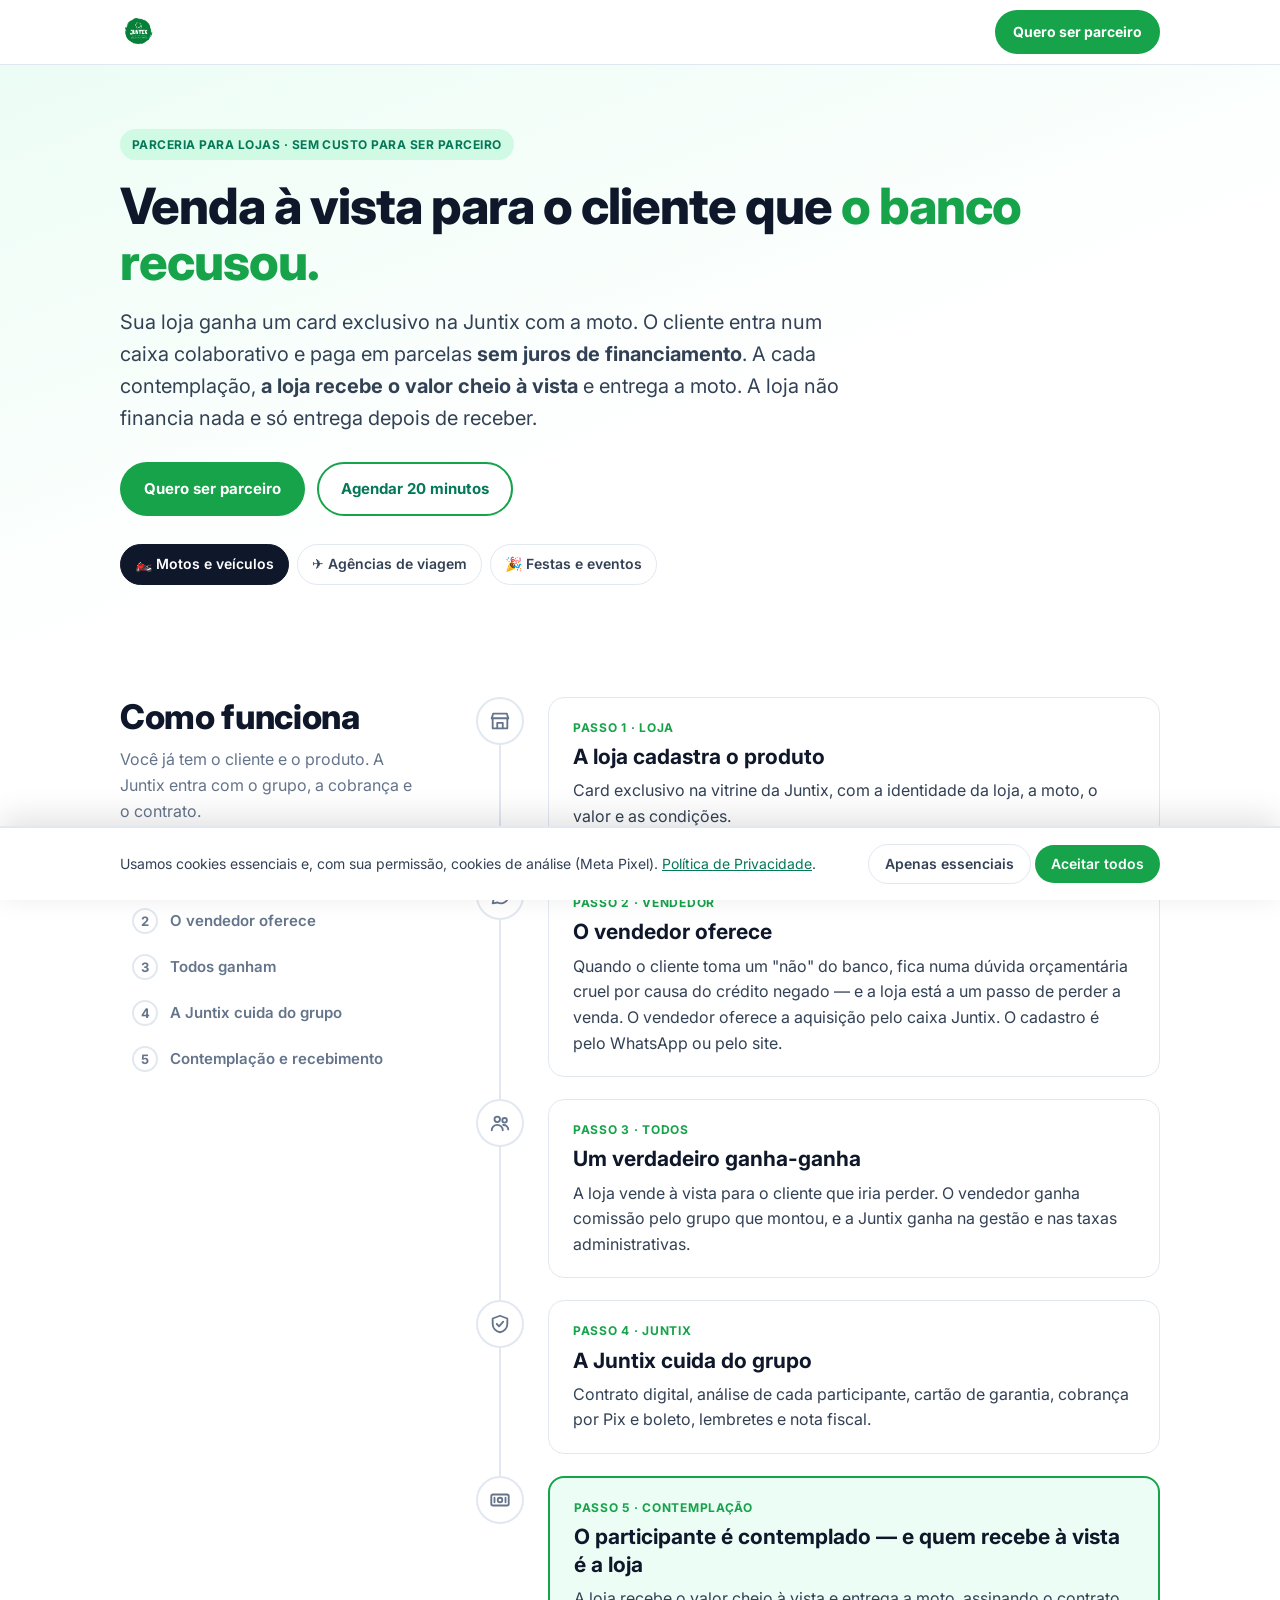
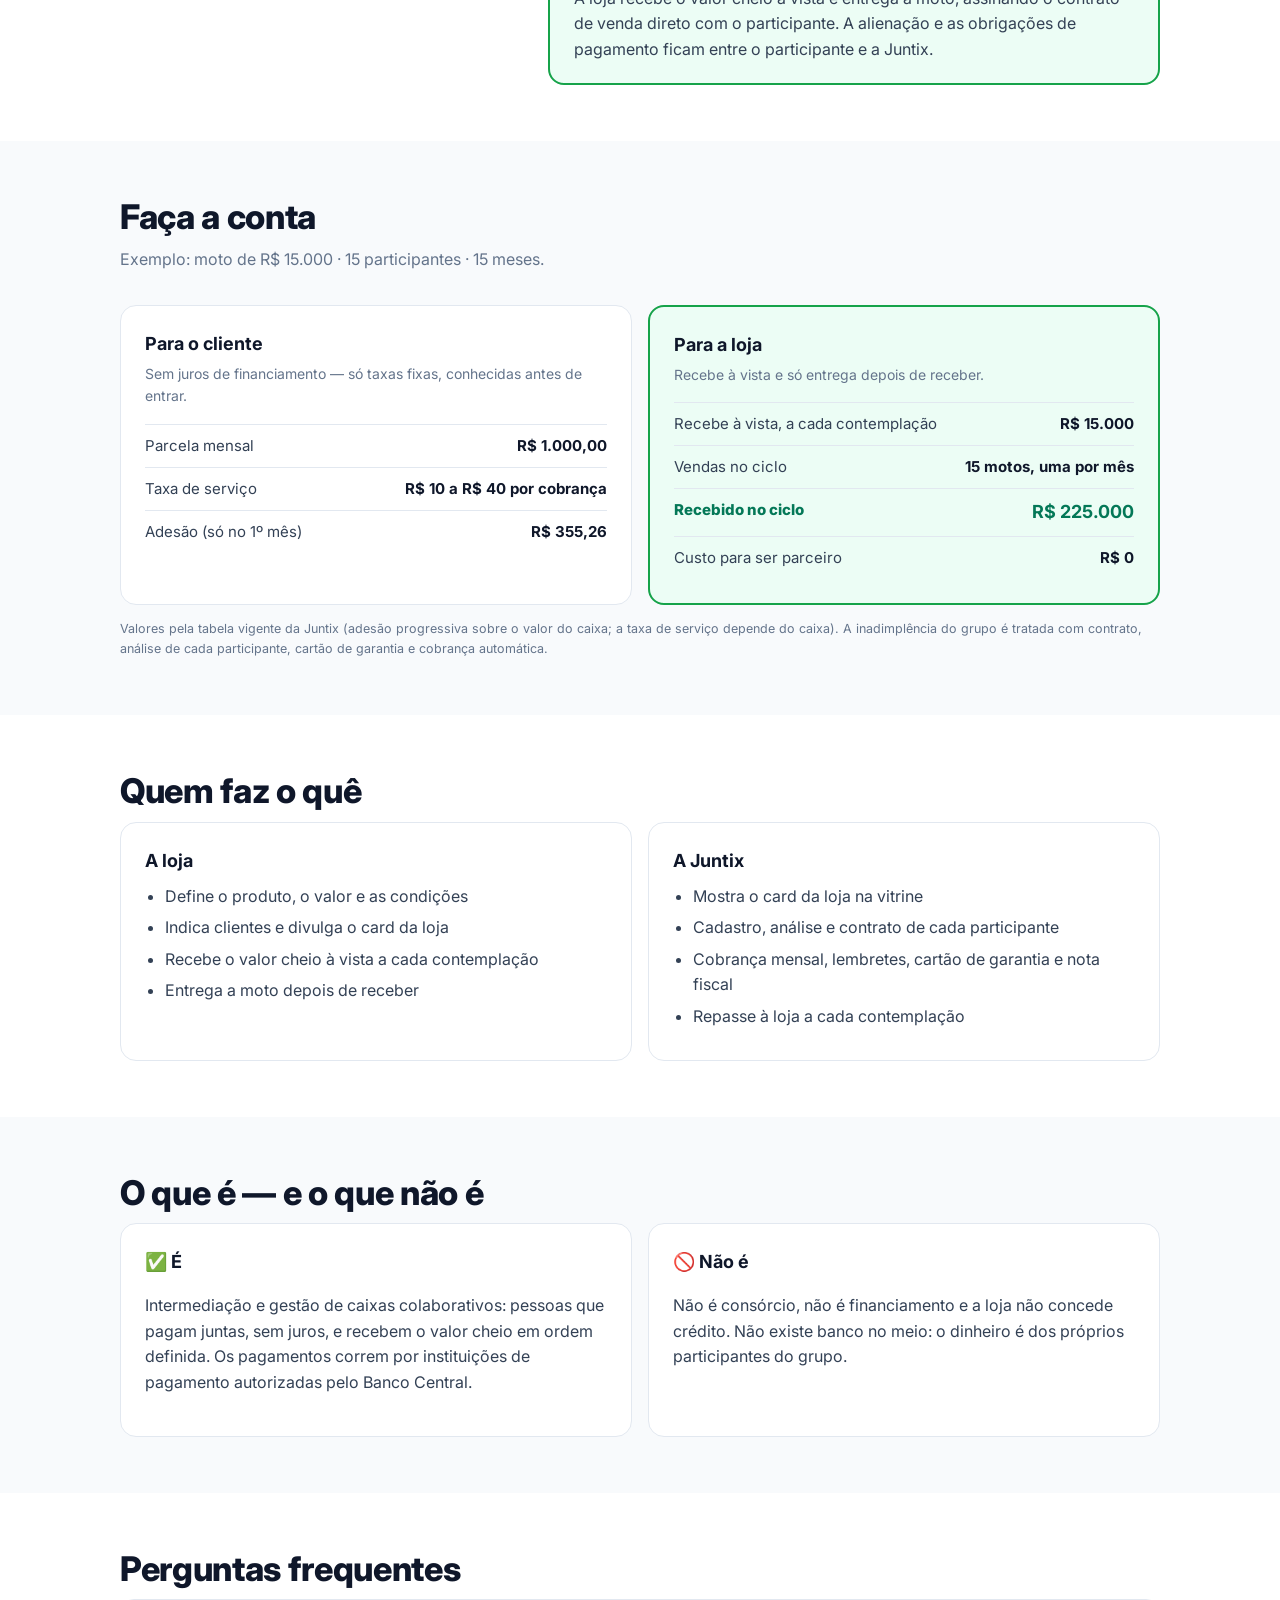
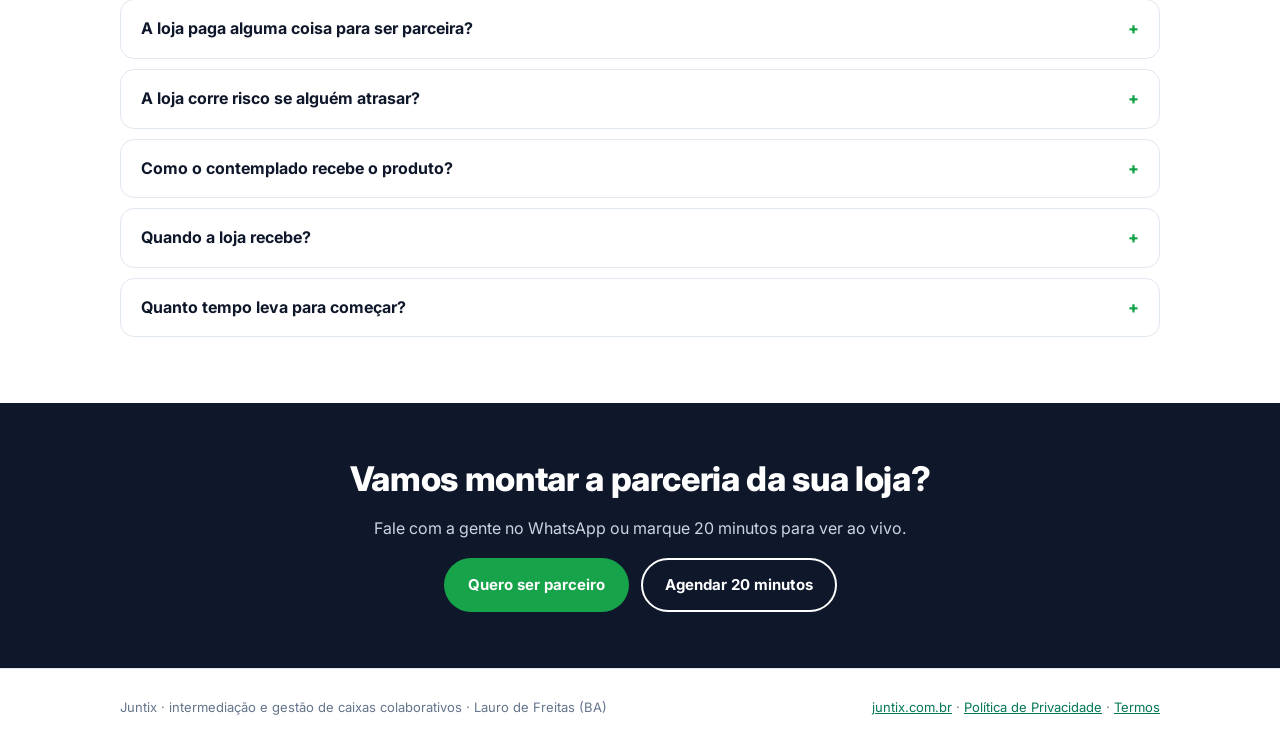
<file: seja-parceiro/index.html>
<!DOCTYPE html>
<html lang="pt-BR">

<head>
    <meta charset="UTF-8">
    <meta http-equiv="Content-Type" content="text/html; charset=utf-8">
    <meta name="viewport" content="width=device-width, initial-scale=1.0">
    <title>Parceria Juntix para lojas – venda à vista para quem o banco recusou</title>
    <meta name="description"
        content="Parceria Juntix para lojas: o cliente paga sem juros num caixa colaborativo e, a cada contemplação, a loja recebe o valor cheio à vista e entrega. Sem custo para ser parceiro.">
    <meta name="robots" content="index, follow">
    <link rel="canonical" href="https://juntix.com.br/seja-parceiro">
    <meta property="og:type" content="website">
    <meta property="og:url" content="https://juntix.com.br/seja-parceiro">
    <meta property="og:title" content="Parceria Juntix para lojas – recupere a venda que o banco recusou">
    <meta property="og:description"
        content="O cliente paga sem juros num caixa colaborativo; a cada contemplação, a loja recebe à vista. Sem custo para ser parceiro.">
    <meta property="og:image" content="https://juntix.com.br/logo/og-juntix.jpg">
    <meta property="og:locale" content="pt_BR">
    <meta name="theme-color" content="#047857">
    <link rel="icon" type="image/png" sizes="32x32" href="/logo/favicon-32.png">
    <link rel="apple-touch-icon" sizes="180x180" href="/logo/apple-touch-icon.png">
    <link rel="preconnect" href="https://fonts.googleapis.com">
    <link rel="preconnect" href="https://fonts.gstatic.com" crossorigin>
    <link href="https://fonts.googleapis.com/css2?family=Inter:wght@400;500;600;700;800&display=swap" rel="stylesheet">
    <script>document.documentElement.classList.add('js');</script>
    <style>
        :root {
            --verde: #047857;
            --verde-2: #16a34a;
            --verde-claro: #ecfdf5;
            --tinta: #0f172a;
            --texto: #334155;
            --suave: #64748b;
            --linha: #e2e8f0;
            --fundo: #f8fafc;
        }
        * { box-sizing: border-box; }
        html { scroll-behavior: smooth; }
        body { margin: 0; font-family: 'Inter', system-ui, sans-serif; color: var(--texto); background: #fff; line-height: 1.6; }
        a { color: var(--verde); }
        .wrap { max-width: 1080px; margin: 0 auto; padding: 0 20px; }
        header.topo { position: sticky; top: 0; z-index: 20; background: rgba(255,255,255,.95); backdrop-filter: blur(8px); border-bottom: 1px solid var(--linha); }
        header.topo .wrap { display: flex; align-items: center; justify-content: space-between; height: 64px; }
        header.topo img { height: 30px; display: block; }
        .btn { display: inline-flex; align-items: center; justify-content: center; gap: 8px; border-radius: 999px; padding: 13px 22px; font-weight: 700; font-size: 15px; text-decoration: none; border: 2px solid transparent; cursor: pointer; transition: transform .15s, background .15s; }
        .btn:hover { transform: translateY(-1px); }
        .btn-verde { background: var(--verde-2); color: #fff; }
        .btn-verde:hover { background: var(--verde); }
        .btn-borda { border-color: var(--verde-2); color: var(--verde); background: #fff; }
        .btn-sm { padding: 9px 16px; font-size: 14px; }
        .hero { background: linear-gradient(160deg, var(--verde-claro), #fff 60%); padding: 64px 0 56px; }
        .selo { display: inline-block; background: #d1fae5; color: var(--verde); font-weight: 700; font-size: 12px; letter-spacing: .04em; text-transform: uppercase; padding: 6px 12px; border-radius: 999px; }
        h1 { color: var(--tinta); font-size: clamp(30px, 5vw, 50px); line-height: 1.12; margin: 18px 0 16px; font-weight: 800; letter-spacing: -.02em; }
        h1 span { color: var(--verde-2); }
        .hero p.lead { font-size: clamp(17px, 2.2vw, 20px); max-width: 720px; margin: 0 0 28px; }
        .ctas { display: flex; flex-wrap: wrap; gap: 12px; }
        .segmentos { display: flex; flex-wrap: wrap; gap: 8px; margin: 28px 0 0; }
        .segmentos button { font: inherit; font-size: 14px; font-weight: 600; padding: 8px 14px; border-radius: 999px; border: 1px solid var(--linha); background: #fff; color: var(--texto); cursor: pointer; }
        .segmentos button[aria-pressed="true"] { background: var(--tinta); color: #fff; border-color: var(--tinta); }
        section { padding: 56px 0; }
        section.cinza { background: var(--fundo); }
        h2 { color: var(--tinta); font-size: clamp(24px, 3.4vw, 34px); line-height: 1.2; margin: 0 0 10px; font-weight: 800; letter-spacing: -.01em; }
        .sub { color: var(--suave); margin: 0 0 32px; max-width: 720px; }
        /* Como funciona: índice fixo à esquerda + linha do tempo que preenche com a rolagem */
        .como { display: grid; gap: 28px; }
        .como .sub { margin-bottom: 0; }
        .indice { display: none; list-style: none; margin: 28px 0 0; padding: 0; }
        .indice a { display: flex; align-items: center; gap: 12px; padding: 10px 12px; border-radius: 12px; color: var(--suave); text-decoration: none; font-weight: 600; font-size: 15px; transition: background .25s, color .25s; }
        .indice a b { display: inline-flex; width: 26px; height: 26px; flex: none; align-items: center; justify-content: center; border-radius: 999px; border: 2px solid var(--linha); font-size: 13px; transition: background .25s, border-color .25s, color .25s; }
        .indice a:hover { color: var(--tinta); }
        .indice a.feito b { border-color: var(--verde-2); color: var(--verde); }
        .indice a.atual { background: var(--verde-claro); color: var(--tinta); }
        .indice a.atual b { background: var(--verde-2); border-color: var(--verde-2); color: #fff; }
        .tempo { position: relative; }
        .trilho { position: absolute; left: 23px; top: 24px; bottom: 24px; width: 2px; background: var(--linha); border-radius: 2px; overflow: hidden; }
        .trilho span { position: absolute; inset: 0; background: linear-gradient(var(--verde-2), var(--verde)); transform-origin: top; transform: scaleY(0); }
        .linha-tempo { list-style: none; margin: 0; padding: 0; }
        .passo { position: relative; padding: 0 0 22px 72px; scroll-margin-top: 96px; }
        .passo:last-child { padding-bottom: 0; }
        .passo .no { position: absolute; left: 0; top: 0; width: 48px; height: 48px; display: flex; align-items: center; justify-content: center; border-radius: 999px; background: #fff; border: 2px solid var(--linha); color: var(--suave); transition: background .35s, border-color .35s, color .35s, box-shadow .35s, transform .35s cubic-bezier(.3, 1.6, .5, 1); }
        .passo .no svg { width: 22px; height: 22px; fill: none; stroke: currentColor; stroke-width: 2; stroke-linecap: round; stroke-linejoin: round; }
        .passo.ativo .no { background: var(--verde-2); border-color: var(--verde-2); color: #fff; box-shadow: 0 0 0 6px rgba(22, 163, 74, .14); transform: scale(1.06); }
        .passo .corpo { background: #fff; border: 1px solid var(--linha); border-radius: 16px; padding: 20px 24px; transition: border-color .35s, box-shadow .35s; }
        .passo.ativo .corpo { border-color: #bbf7d0; box-shadow: 0 14px 34px -18px rgba(4, 120, 87, .35); }
        .passo.chave .corpo { background: var(--verde-claro); border: 2px solid var(--verde-2); }
        .etiqueta { display: block; font-size: 12px; font-weight: 700; letter-spacing: .06em; text-transform: uppercase; color: var(--verde-2); margin: 0 0 6px; }
        .passo h3 { margin: 0 0 8px; color: var(--tinta); font-size: clamp(18px, 2.2vw, 21px); line-height: 1.3; }
        .passo p { margin: 0; font-size: 16px; max-width: 62ch; }
        html.js .passo { opacity: 0; transform: translateY(28px); transition: opacity .6s ease, transform .6s cubic-bezier(.2, .7, .2, 1); }
        html.js .passo.visivel { opacity: 1; transform: none; }
        @media (min-width: 900px) {
            .como { grid-template-columns: 300px 1fr; gap: 56px; }
            .como-intro { position: sticky; top: 96px; align-self: start; }
            .indice { display: block; }
        }
        @media (max-width: 560px) {
            .trilho { left: 19px; top: 20px; }
            .passo { padding-left: 56px; }
            .passo .no { width: 40px; height: 40px; }
            .passo .no svg { width: 19px; height: 19px; }
            .passo .corpo { padding: 18px; }
        }
        @media (prefers-reduced-motion: reduce) {
            html.js .passo, .passo .no, .passo .corpo, .indice a, .indice a b { transition: none; }
            html.js .passo { opacity: 1; transform: none; }
        }
        .exemplo { display: grid; grid-template-columns: repeat(auto-fit, minmax(300px, 1fr)); gap: 16px; }
        .cartao { border: 1px solid var(--linha); border-radius: 16px; padding: 24px; background: #fff; }
        .cartao.destaque { border: 2px solid var(--verde-2); background: var(--verde-claro); }
        .cartao h3 { margin: 0 0 4px; color: var(--tinta); font-size: 18px; }
        .cartao .pequeno { color: var(--suave); font-size: 14px; margin: 0 0 16px; }
        .linha { display: flex; justify-content: space-between; gap: 12px; padding: 9px 0; border-top: 1px solid var(--linha); font-size: 15px; }
        .linha strong { color: var(--tinta); white-space: nowrap; }
        .linha.total { font-weight: 800; color: var(--verde); }
        .linha.total strong { color: var(--verde); font-size: 18px; }
        .nota { font-size: 12.5px; color: var(--suave); margin: 14px 0 0; }
        .papeis { display: grid; grid-template-columns: repeat(auto-fit, minmax(280px, 1fr)); gap: 16px; }
        .papeis ul { margin: 8px 0 0; padding-left: 20px; }
        .papeis li { margin: 6px 0; }
        .eh { display: grid; grid-template-columns: repeat(auto-fit, minmax(280px, 1fr)); gap: 16px; }
        .eh .cartao h3 { display: flex; align-items: center; gap: 8px; }
        details { border: 1px solid var(--linha); border-radius: 14px; padding: 16px 20px; background: #fff; margin: 0 0 10px; }
        summary { cursor: pointer; font-weight: 700; color: var(--tinta); list-style: none; }
        summary::-webkit-details-marker { display: none; }
        summary::after { content: '+'; float: right; color: var(--verde-2); font-weight: 800; }
        details[open] summary::after { content: '–'; }
        details p { margin: 10px 0 0; }
        .final { background: var(--tinta); color: #cbd5e1; text-align: center; }
        .final h2 { color: #fff; }
        .final .ctas { justify-content: center; }
        .final .btn-borda { background: transparent; color: #fff; border-color: #fff; }
        footer { padding: 28px 0; font-size: 13px; color: var(--suave); border-top: 1px solid var(--linha); }
        footer .wrap { display: flex; flex-wrap: wrap; gap: 8px 20px; justify-content: space-between; }
        #cookie-banner { display: none; position: fixed; left: 0; right: 0; bottom: 0; z-index: 50; background: #fff; border-top: 2px solid var(--linha); box-shadow: 0 -8px 32px rgba(0,0,0,.12); padding: 16px 20px; font-size: 14px; }
        #cookie-banner .wrap { display: flex; flex-wrap: wrap; gap: 12px; align-items: center; justify-content: space-between; }
        #cookie-banner button { font: inherit; font-weight: 600; border-radius: 999px; padding: 8px 16px; cursor: pointer; }
        @media (max-width: 560px) { .ctas .btn { width: 100%; } header.topo .btn-sm { padding: 8px 12px; font-size: 13px; } }
    </style>
</head>

<body>
    <header class="topo">
        <div class="wrap">
            <a href="/" aria-label="Juntix — página inicial"><img src="/logo/logo_juntix.png" alt="Juntix"></a>
            <a class="btn btn-verde btn-sm js-wa" href="https://api.whatsapp.com/send?phone=557182166039" target="_blank" rel="noopener">Quero ser parceiro</a>
        </div>
    </header>

    <main>
        <section class="hero">
            <div class="wrap">
                <span class="selo">Parceria para lojas · sem custo para ser parceiro</span>
                <h1 id="titulo">Venda à vista para o cliente que <span>o banco recusou.</span></h1>
                <p class="lead" id="lead">Sua loja ganha um card exclusivo na Juntix com a moto. O cliente entra num caixa colaborativo e paga em parcelas <strong>sem juros de financiamento</strong>. A cada contemplação, <strong>a loja recebe o valor cheio à vista</strong> e entrega a moto. A loja não financia nada e só entrega depois de receber.</p>
                <div class="ctas">
                    <a class="btn btn-verde js-wa" href="https://api.whatsapp.com/send?phone=557182166039" target="_blank" rel="noopener">Quero ser parceiro</a>
                    <a class="btn btn-borda" href="https://calendar.google.com/calendar/appointments/schedules/AcZssZ0Gs9Hugv8SqJn3pG1KIIXRyFilMM18uMXbD7bXaMkrzJYaJTq6fjhd0iOl-1J-napmOVHjEZrU?gv=true" target="_blank" rel="noopener">Agendar 20 minutos</a>
                </div>
                <div class="segmentos" role="group" aria-label="Ramo da sua loja">
                    <button type="button" data-seg="bens" aria-pressed="true">🏍️ Motos e veículos</button>
                    <button type="button" data-seg="turismo" aria-pressed="false">✈️ Agências de viagem</button>
                    <button type="button" data-seg="festa" aria-pressed="false">🎉 Festas e eventos</button>
                </div>
            </div>
        </section>

        <section>
            <div class="wrap como">
                <div class="como-intro">
                    <h2>Como funciona</h2>
                    <p class="sub">Você já tem o cliente e o produto. A Juntix entra com o grupo, a cobrança e o contrato.</p>
                    <ol class="indice">
                        <li><a href="#etapa-1"><b>1</b> A loja cadastra</a></li>
                        <li><a href="#etapa-2"><b>2</b> O vendedor oferece</a></li>
                        <li><a href="#etapa-3"><b>3</b> Todos ganham</a></li>
                        <li><a href="#etapa-4"><b>4</b> A Juntix cuida do grupo</a></li>
                        <li><a href="#etapa-5"><b>5</b> Contemplação e recebimento</a></li>
                    </ol>
                </div>
                <div class="tempo">
                    <div class="trilho" aria-hidden="true"><span></span></div>
                    <ol class="linha-tempo">
                        <li class="passo" id="etapa-1">
                            <div class="no" aria-hidden="true"><svg viewBox="0 0 24 24"><path d="M3 9l1.5-5h15L21 9" /><path d="M4 9v11h16V9" /><path d="M3 9h18" /><path d="M9 20v-6h6v6" /></svg></div>
                            <div class="corpo">
                                <span class="etiqueta">Passo 1 · Loja</span>
                                <h3>A loja cadastra o produto</h3>
                                <p id="passo1">Card exclusivo na vitrine da Juntix, com a identidade da loja, a moto, o valor e as condições.</p>
                            </div>
                        </li>
                        <li class="passo" id="etapa-2">
                            <div class="no" aria-hidden="true"><svg viewBox="0 0 24 24"><path d="M21 12a8 8 0 0 1-11.6 7.1L4 20l1-4.6A8 8 0 1 1 21 12z" /><path d="M8.5 12h.01M12 12h.01M15.5 12h.01" /></svg></div>
                            <div class="corpo">
                                <span class="etiqueta">Passo 2 · Vendedor</span>
                                <h3>O vendedor oferece</h3>
                                <p id="passo2">Quando o cliente toma um "não" do banco, fica numa dúvida orçamentária cruel por causa do crédito negado — e a loja está a um passo de perder a venda. O vendedor oferece a aquisição pelo caixa Juntix. O cadastro é pelo WhatsApp ou pelo site.</p>
                            </div>
                        </li>
                        <li class="passo" id="etapa-3">
                            <div class="no" aria-hidden="true"><svg viewBox="0 0 24 24"><circle cx="9" cy="8" r="3" /><path d="M3 20a6 6 0 0 1 12 0" /><circle cx="17" cy="9" r="2.5" /><path d="M15.5 14.2A5 5 0 0 1 21 19" /></svg></div>
                            <div class="corpo">
                                <span class="etiqueta">Passo 3 · Todos</span>
                                <h3>Um verdadeiro ganha-ganha</h3>
                                <p id="passo3">A loja vende à vista para o cliente que iria perder. O vendedor ganha comissão pelo grupo que montou, e a Juntix ganha na gestão e nas taxas administrativas.</p>
                            </div>
                        </li>
                        <li class="passo" id="etapa-4">
                            <div class="no" aria-hidden="true"><svg viewBox="0 0 24 24"><path d="M12 3l8 3v6c0 4.5-3.4 8.3-8 9-4.6-.7-8-4.5-8-9V6z" /><path d="M8.5 12l2.5 2.5 4.5-5" /></svg></div>
                            <div class="corpo">
                                <span class="etiqueta">Passo 4 · Juntix</span>
                                <h3>A Juntix cuida do grupo</h3>
                                <p>Contrato digital, análise de cada participante, cartão de garantia, cobrança por Pix e boleto, lembretes e nota fiscal.</p>
                            </div>
                        </li>
                        <li class="passo chave" id="etapa-5">
                            <div class="no" aria-hidden="true"><svg viewBox="0 0 24 24"><rect x="2.5" y="6" width="19" height="12" rx="2" /><circle cx="12" cy="12" r="2.5" /><path d="M6 9.5v5M18 9.5v5" /></svg></div>
                            <div class="corpo">
                                <span class="etiqueta">Passo 5 · Contemplação</span>
                                <h3 id="titulo5">O participante é contemplado — e quem recebe à vista é a loja</h3>
                                <p id="passo5">A loja recebe o valor cheio à vista e entrega a moto, assinando o contrato de venda direto com o participante. A alienação e as obrigações de pagamento ficam entre o participante e a Juntix.</p>
                            </div>
                        </li>
                    </ol>
                </div>
            </div>
        </section>

        <section class="cinza">
            <div class="wrap">
                <h2>Faça a conta</h2>
                <p class="sub" id="exemplo-titulo">Exemplo: moto de R$ 15.000 · 15 participantes · 15 meses.</p>
                <div class="exemplo">
                    <div class="cartao">
                        <h3>Para o cliente</h3>
                        <p class="pequeno">Sem juros de financiamento — só taxas fixas, conhecidas antes de entrar.</p>
                        <div class="linha"><span>Parcela mensal</span><strong id="ex-parcela">R$ 1.000,00</strong></div>
                        <div class="linha"><span>Taxa de serviço</span><strong>R$ 10 a R$ 40 por cobrança</strong></div>
                        <div class="linha"><span>Adesão (só no 1º mês)</span><strong id="ex-adesao">R$ 355,26</strong></div>
                    </div>
                    <div class="cartao destaque">
                        <h3>Para a loja</h3>
                        <p class="pequeno">Recebe à vista e só entrega depois de receber.</p>
                        <div class="linha"><span>Recebe à vista, a cada contemplação</span><strong id="ex-repasse">R$ 15.000</strong></div>
                        <div class="linha"><span>Vendas no ciclo</span><strong id="ex-vendas">15 motos, uma por mês</strong></div>
                        <div class="linha total"><span>Recebido no ciclo</span><strong id="ex-total">R$ 225.000</strong></div>
                        <div class="linha"><span>Custo para ser parceiro</span><strong>R$ 0</strong></div>
                    </div>
                </div>
                <p class="nota">Valores pela tabela vigente da Juntix (adesão progressiva sobre o valor do caixa; a taxa de serviço depende do caixa). A inadimplência do grupo é tratada com contrato, análise de cada participante, cartão de garantia e cobrança automática.</p>
            </div>
        </section>

        <section>
            <div class="wrap">
                <h2>Quem faz o quê</h2>
                <div class="papeis">
                    <div class="cartao">
                        <h3>A loja</h3>
                        <ul>
                            <li>Define o produto, o valor e as condições</li>
                            <li>Indica clientes e divulga o card da loja</li>
                            <li>Recebe o valor cheio à vista a cada contemplação</li>
                            <li id="papel-entrega">Entrega a moto depois de receber</li>
                        </ul>
                    </div>
                    <div class="cartao">
                        <h3>A Juntix</h3>
                        <ul>
                            <li>Mostra o card da loja na vitrine</li>
                            <li>Cadastro, análise e contrato de cada participante</li>
                            <li>Cobrança mensal, lembretes, cartão de garantia e nota fiscal</li>
                            <li>Repasse à loja a cada contemplação</li>
                        </ul>
                    </div>
                </div>
            </div>
        </section>

        <section class="cinza">
            <div class="wrap">
                <h2>O que é — e o que não é</h2>
                <div class="eh">
                    <div class="cartao">
                        <h3>✅ É</h3>
                        <p>Intermediação e gestão de caixas colaborativos: pessoas que pagam juntas, sem juros, e recebem o valor cheio em ordem definida. Os pagamentos correm por instituições de pagamento autorizadas pelo Banco Central.</p>
                    </div>
                    <div class="cartao">
                        <h3>🚫 Não é</h3>
                        <p>Não é consórcio, não é financiamento e a loja não concede crédito. Não existe banco no meio: o dinheiro é dos próprios participantes do grupo.</p>
                    </div>
                </div>
            </div>
        </section>

        <section>
            <div class="wrap">
                <h2>Perguntas frequentes</h2>
                <details>
                    <summary>A loja paga alguma coisa para ser parceira?</summary>
                    <p>Não. Ser parceiro é gratuito: a loja só precisa de uma conta de recebimento na Juntix para receber os repasses.</p>
                </details>
                <details>
                    <summary>A loja corre risco se alguém atrasar?</summary>
                    <p>A loja não financia nada: ela só entrega depois de receber o valor cheio. A cobrança do grupo é feita pela Juntix, com contrato, análise de cada participante, cartão de garantia e cobrança automática.</p>
                </details>
                <details>
                    <summary>Como o contemplado recebe o produto?</summary>
                    <p>O caixa é do produto da loja. Na contemplação, o valor cheio é repassado à loja, que entrega o produto ao contemplado.</p>
                </details>
                <details>
                    <summary>Quando a loja recebe?</summary>
                    <p>A cada contemplação mensal: o valor cheio do produto, à vista, na conta de recebimento da loja.</p>
                </details>
                <details>
                    <summary>Quanto tempo leva para começar?</summary>
                    <p>Uma conversa de 20 minutos para montar o card e o primeiro grupo. A partir daí, é divulgar o link.</p>
                </details>
            </div>
        </section>

        <section class="final">
            <div class="wrap">
                <h2>Vamos montar a parceria da sua loja?</h2>
                <p>Fale com a gente no WhatsApp ou marque 20 minutos para ver ao vivo.</p>
                <div class="ctas">
                    <a class="btn btn-verde js-wa" href="https://api.whatsapp.com/send?phone=557182166039" target="_blank" rel="noopener">Quero ser parceiro</a>
                    <a class="btn btn-borda" href="https://calendar.google.com/calendar/appointments/schedules/AcZssZ0Gs9Hugv8SqJn3pG1KIIXRyFilMM18uMXbD7bXaMkrzJYaJTq6fjhd0iOl-1J-napmOVHjEZrU?gv=true" target="_blank" rel="noopener">Agendar 20 minutos</a>
                </div>
            </div>
        </section>
    </main>

    <footer>
        <div class="wrap">
            <span>Juntix · intermediação e gestão de caixas colaborativos · Lauro de Freitas (BA)</span>
            <span><a href="/">juntix.com.br</a> · <a href="/politica-privacidade.html">Política de Privacidade</a> · <a href="/termos-de-servico.html">Termos</a></span>
        </div>
    </footer>

    <div id="cookie-banner" role="dialog" aria-label="Privacidade e cookies">
        <div class="wrap">
            <span>Usamos cookies essenciais e, com sua permissão, cookies de análise (Meta Pixel). <a href="/politica-privacidade.html">Política de Privacidade</a>.</span>
            <span>
                <button type="button" id="cookie-essencial" style="background:#fff;border:1px solid var(--linha);color:var(--texto)">Apenas essenciais</button>
                <button type="button" id="cookie-todos" style="background:var(--verde-2);border:0;color:#fff">Aceitar todos</button>
            </span>
        </div>
    </div>

    <script>
        (function () {
            // Ramo da loja: ?seg=bens|turismo|festa (a captação manda no link) ou os botões.
            var SEGMENTOS = {
                bens: {
                    titulo: 'Venda à vista para o cliente que <span>o banco recusou.</span>',
                    lead: 'Sua loja ganha um card exclusivo na Juntix com a moto. O cliente entra num caixa colaborativo e paga em parcelas <strong>sem juros de financiamento</strong>. A cada contemplação, <strong>a loja recebe o valor cheio à vista</strong> e entrega a moto. A loja não financia nada e só entrega depois de receber.',
                    passo1: 'Card exclusivo na vitrine da Juntix, com a identidade da loja, a moto, o valor e as condições.',
                    passo2: 'Quando o cliente toma um "não" do banco, fica numa dúvida orçamentária cruel por causa do crédito negado — e a loja está a um passo de perder a venda. O vendedor oferece a aquisição pelo caixa Juntix. O cadastro é pelo WhatsApp ou pelo site.',
                    passo3: 'A loja vende à vista para o cliente que iria perder. O vendedor ganha comissão pelo grupo que montou, e a Juntix ganha na gestão e nas taxas administrativas.',
                    titulo5: 'O participante é contemplado — e quem recebe à vista é a loja',
                    passo5: 'A loja recebe o valor cheio à vista e entrega a moto, assinando o contrato de venda direto com o participante. A alienação e as obrigações de pagamento ficam entre o participante e a Juntix.',
                    exemplo: 'Exemplo: moto de R$ 15.000 · 15 participantes · 15 meses.',
                    parcela: 'R$ 1.000,00', adesao: 'R$ 355,26',
                    repasse: 'R$ 15.000', total: 'R$ 225.000',
                    vendas: '15 motos, uma por mês',
                    entrega: 'Entrega a moto depois de receber',
                    ref: 'SEJA-PARCEIRO',
                    msg: 'Olá! Tenho uma loja de motos e quero saber mais sobre a parceria Juntix.'
                },
                turismo: {
                    titulo: 'Feche a viagem do cliente que <span>travou no preço à vista.</span>',
                    lead: 'Sua agência ganha um card exclusivo na Juntix com o pacote. O cliente entra num caixa colaborativo e paga em parcelas <strong>sem juros</strong>. A cada contemplação, <strong>a agência recebe o valor cheio à vista</strong> e emite a viagem. A agência não financia nada e só emite depois de receber.',
                    passo1: 'Card exclusivo na vitrine da Juntix, com a identidade da agência, o pacote, o valor e as condições.',
                    passo2: 'Quando o cliente ama o destino mas trava no preço à vista ou no medo de parcelar, a agência está a um passo de perder a venda. O vendedor oferece a aquisição pelo caixa Juntix. O cadastro é pelo WhatsApp ou pelo site.',
                    passo3: 'A agência vende à vista para o cliente que iria perder. O vendedor ganha comissão pelo grupo que montou, e a Juntix ganha na gestão e nas taxas administrativas.',
                    titulo5: 'O participante é contemplado — e quem recebe à vista é a agência',
                    passo5: 'A agência recebe o valor cheio à vista e emite o pacote, assinando o contrato de viagem direto com o participante. As obrigações de pagamento ficam entre o participante e a Juntix.',
                    exemplo: 'Exemplo: pacote de R$ 8.000 · 10 participantes · 10 meses.',
                    parcela: 'R$ 800,00', adesao: 'R$ 174,74',
                    repasse: 'R$ 8.000', total: 'R$ 80.000',
                    vendas: '10 pacotes, um por mês',
                    entrega: 'Emite o pacote depois de receber',
                    ref: 'SEJA-PARCEIRO',
                    msg: 'Olá! Tenho uma agência de viagens e quero saber mais sobre a parceria Juntix.'
                },
                festa: {
                    titulo: 'Realize a festa do cliente <span>que não tinha o valor à vista.</span>',
                    lead: 'Seu espaço ganha um card exclusivo na Juntix com o pacote de festa. O cliente entra num caixa colaborativo e paga em parcelas <strong>sem juros</strong>. A cada contemplação, <strong>o espaço recebe o valor cheio à vista</strong> e realiza a festa. O espaço não financia nada e só realiza depois de receber.',
                    passo1: 'Card exclusivo na vitrine da Juntix, com a identidade do espaço, o pacote de festa, o valor e as condições.',
                    passo2: 'Quando o cliente adora o espaço mas trava no valor à vista, o espaço está a um passo de perder a venda. O vendedor oferece a aquisição pelo caixa Juntix. O cadastro é pelo WhatsApp ou pelo site.',
                    passo3: 'O espaço vende à vista para o cliente que iria perder. O vendedor ganha comissão pelo grupo que montou, e a Juntix ganha na gestão e nas taxas administrativas.',
                    titulo5: 'O participante é contemplado — e quem recebe à vista é o espaço',
                    passo5: 'O espaço recebe o valor cheio à vista e realiza a festa, assinando o contrato do evento direto com o participante. As obrigações de pagamento ficam entre o participante e a Juntix.',
                    exemplo: 'Exemplo: festa de R$ 12.000 · 12 participantes · 12 meses.',
                    parcela: 'R$ 1.000,00', adesao: 'R$ 274,74',
                    repasse: 'R$ 12.000', total: 'R$ 144.000',
                    vendas: '12 festas, uma por mês',
                    entrega: 'Realiza a festa depois de receber',
                    ref: 'SEJA-PARCEIRO',
                    msg: 'Olá! Tenho um espaço de festas e quero saber mais sobre a parceria Juntix.'
                }
            };
            var params = new URLSearchParams(location.search);
            // lid = lead da captação (24 hex) — vai no marcador [ref:] para o Assistente atribuir.
            var lid = /^[a-f0-9]{24}$/i.test(params.get('lid') || '') ? params.get('lid') : '';

            function aplicar(seg) {
                var s = SEGMENTOS[seg] || SEGMENTOS.bens;
                var t = function (id, v, html) { var el = document.getElementById(id); if (el) el[html ? 'innerHTML' : 'textContent'] = v; };
                t('titulo', s.titulo, true); t('lead', s.lead, true);
                t('passo1', s.passo1); t('passo2', s.passo2); t('passo3', s.passo3); t('titulo5', s.titulo5); t('passo5', s.passo5);
                t('exemplo-titulo', s.exemplo); t('ex-parcela', s.parcela); t('ex-adesao', s.adesao);
                t('ex-repasse', s.repasse);
                t('ex-total', s.total); t('ex-vendas', s.vendas); t('papel-entrega', s.entrega);
                var ref = s.ref + (lid ? '-' + lid : '');
                var href = 'https://api.whatsapp.com/send?phone=557182166039&text=' + encodeURIComponent(s.msg + ' [ref:' + ref + ']');
                document.querySelectorAll('.js-wa').forEach(function (a) { a.href = href; });
                document.querySelectorAll('.segmentos button').forEach(function (b) { b.setAttribute('aria-pressed', String(b.dataset.seg === seg)); });
            }
            document.querySelectorAll('.segmentos button').forEach(function (b) {
                b.addEventListener('click', function () { aplicar(b.dataset.seg); });
            });
            aplicar(SEGMENTOS[params.get('seg')] ? params.get('seg') : 'bens');

            // Como funciona: passos entram com a rolagem; a trilha preenche até a altura de leitura (60% da tela).
            var tempo = document.querySelector('.tempo');
            var passos = Array.prototype.slice.call(document.querySelectorAll('.linha-tempo .passo'));
            var trilho = document.querySelector('.trilho');
            var preenche = document.querySelector('.trilho span');
            var indice = Array.prototype.slice.call(document.querySelectorAll('.indice a'));
            if ('IntersectionObserver' in window) {
                var io = new IntersectionObserver(function (itens) {
                    itens.forEach(function (it) { if (it.isIntersecting) { it.target.classList.add('visivel'); io.unobserve(it.target); } });
                }, { threshold: 0, rootMargin: '0px 0px -40px 0px' });
                passos.forEach(function (p) { io.observe(p); });
            } else {
                passos.forEach(function (p) { p.classList.add('visivel'); });
            }
            var pendente = false;
            function acompanhar() {
                pendente = false;
                var marco = window.innerHeight * 0.6;
                var base = tempo.getBoundingClientRect().top;
                var nos = passos.map(function (p) { var r = p.querySelector('.no').getBoundingClientRect(); return r.top + r.height / 2; });
                var inicio = nos[0], fim = nos[nos.length - 1];
                trilho.style.top = (inicio - base) + 'px';
                trilho.style.bottom = 'auto';
                trilho.style.height = (fim - inicio) + 'px';
                preenche.style.transform = 'scaleY(' + Math.max(0, Math.min(1, (marco - inicio) / (fim - inicio))) + ')';
                var atual = -1;
                passos.forEach(function (p, i) { var on = nos[i] <= marco; p.classList.toggle('ativo', on); if (on) atual = i; });
                indice.forEach(function (a, i) { a.classList.toggle('feito', i < atual); a.classList.toggle('atual', i === Math.max(0, atual)); });
            }
            function agendar() { if (!pendente) { pendente = true; requestAnimationFrame(acompanhar); } }
            window.addEventListener('scroll', agendar, { passive: true });
            window.addEventListener('resize', agendar);
            passos.forEach(function (p) { p.addEventListener('transitionend', agendar); });
            acompanhar();

            // Cookies: mesma chave e política da home (juntix-cookie-consent, v2.0).
            var CHAVE = 'juntix-cookie-consent', VERSAO = '2.0';
            function consent() {
                try {
                    var raw = localStorage.getItem(CHAVE);
                    if (!raw) return null;
                    if (raw === 'all' || raw === 'essential') return raw;
                    var d = JSON.parse(raw);
                    if ((d.expires && new Date(d.expires) < new Date()) || (d.policyVersion && d.policyVersion !== VERSAO)) return null;
                    return d.value === 'all' || d.value === 'essential' ? d.value : null;
                } catch (e) { return null; }
            }
            function salvar(v) {
                try {
                    var exp = new Date(); exp.setDate(exp.getDate() + 365);
                    localStorage.setItem(CHAVE, JSON.stringify({ value: v, date: new Date().toISOString(), policyVersion: VERSAO, expires: exp.toISOString() }));
                } catch (e) {}
            }
            function pixel() {
                if (window._metaPixelLoaded) return;
                window._metaPixelLoaded = true;
                !function(f,b,e,v,n,t,s){if(f.fbq)return;n=f.fbq=function(){n.callMethod?n.callMethod.apply(n,arguments):n.queue.push(arguments)};if(!f._fbq)f._fbq=n;n.push=n;n.loaded=!0;n.version='2.0';n.queue=[];t=b.createElement(e);t.async=!0;t.src=v;s=b.getElementsByTagName(e)[0];s.parentNode.insertBefore(t,s)}(window,document,'script','https://connect.facebook.net/en_US/fbevents.js');
                fbq('init', '891735022628881');
                fbq('init', '1958090274813776');
                fbq('track', 'PageView');
            }
            var banner = document.getElementById('cookie-banner');
            document.getElementById('cookie-todos').addEventListener('click', function () { salvar('all'); banner.style.display = 'none'; pixel(); });
            document.getElementById('cookie-essencial').addEventListener('click', function () { salvar('essential'); banner.style.display = 'none'; });
            var c = consent();
            if (c === 'all') pixel(); else if (!c) banner.style.display = 'block';
            document.querySelectorAll('.js-wa').forEach(function (a) {
                a.addEventListener('click', function () { if (window.fbq) fbq('track', 'Contact'); });
            });
        })();
    </script>
</body>

</html>
</file>
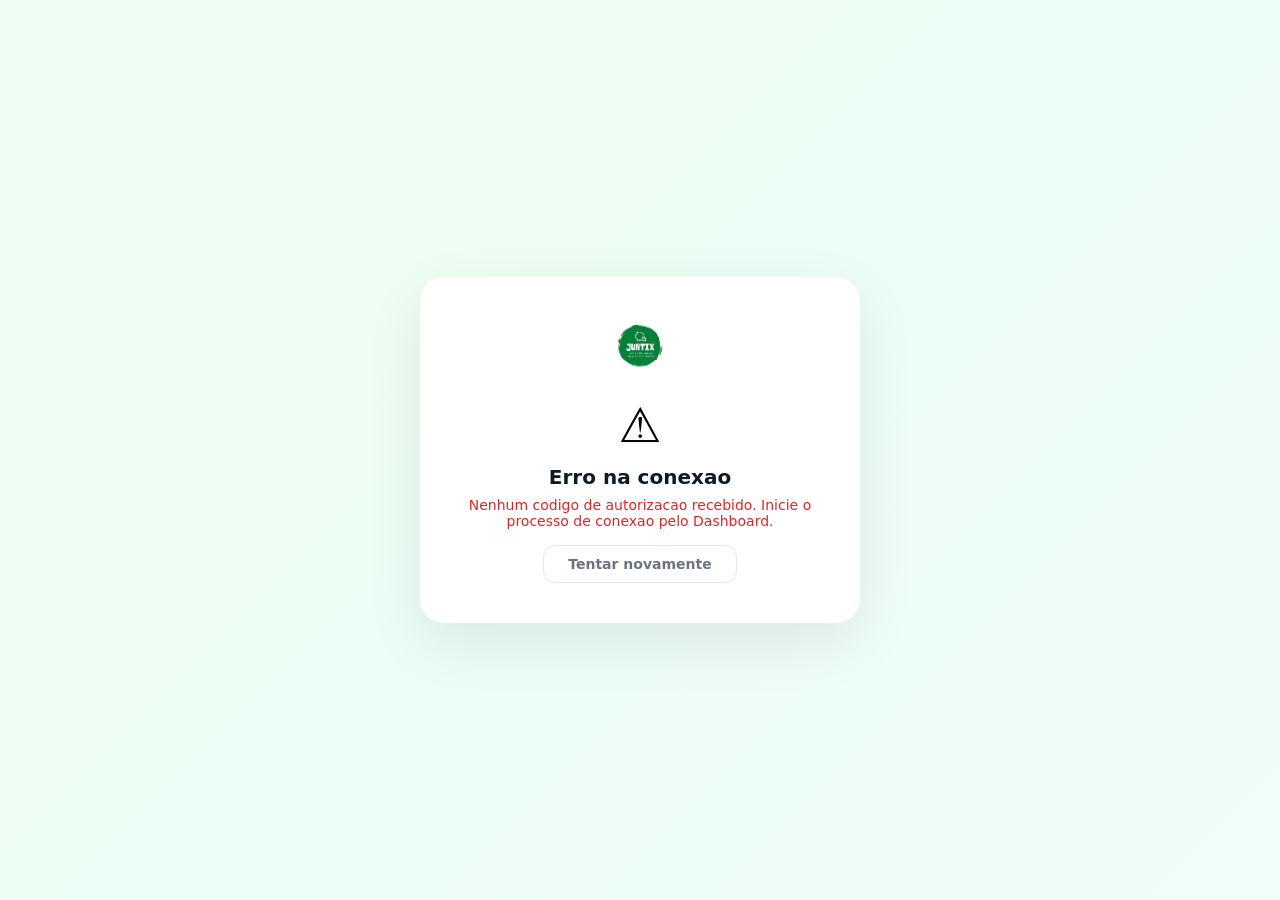
<file: callback.html>
<!DOCTYPE html>
<html lang="pt-BR">
<head>
    <meta charset="UTF-8">
    <meta name="viewport" content="width=device-width, initial-scale=1.0">
    <meta name="robots" content="noindex, nofollow">
    <title>Juntix - Conectando...</title>
    <link rel="icon" type="image/png" href="logo/logo_juntix.png">
    <style>
        * { margin: 0; padding: 0; box-sizing: border-box; }
        body {
            font-family: 'Inter', system-ui, -apple-system, sans-serif;
            background: linear-gradient(135deg, #f0fdf4 0%, #ecfdf5 50%, #f0fdfa 100%);
            min-height: 100vh;
            display: flex;
            align-items: center;
            justify-content: center;
        }
        .container {
            text-align: center;
            padding: 40px;
            background: white;
            border-radius: 24px;
            box-shadow: 0 20px 60px rgba(0,0,0,0.08);
            max-width: 440px;
            width: 90%;
        }
        .logo { width: 60px; height: 60px; margin: 0 auto 20px; }
        .logo img { width: 100%; height: 100%; object-fit: contain; }
        h1 { font-size: 20px; color: #111827; margin-bottom: 8px; }
        .status { font-size: 14px; color: #6b7280; margin-bottom: 24px; }
        .spinner {
            width: 48px; height: 48px;
            border: 4px solid #e5e7eb;
            border-top-color: #22c55e;
            border-radius: 50%;
            animation: spin 0.8s linear infinite;
            margin: 0 auto 20px;
        }
        @keyframes spin { to { transform: rotate(360deg); } }
        .error { color: #dc2626; font-size: 14px; display: none; }
        .error.show { display: block; }
        .success { color: #16a34a; font-size: 14px; display: none; }
        .success.show { display: block; }
        .btn {
            display: inline-block;
            margin-top: 16px;
            padding: 10px 24px;
            background: #22c55e;
            color: white;
            border: none;
            border-radius: 12px;
            font-size: 14px;
            font-weight: 600;
            cursor: pointer;
            text-decoration: none;
        }
        .btn:hover { background: #16a34a; }
        .btn-outline {
            background: transparent;
            color: #6b7280;
            border: 1px solid #e5e7eb;
        }
        .btn-outline:hover { background: #f9fafb; }
    </style>
</head>
<body>
    <div class="container">
        <div class="logo"><img src="logo/logo_juntix.png" alt="Juntix"></div>

        <!-- Loading state -->
        <div id="loading">
            <div class="spinner"></div>
            <h1>Conectando sua conta...</h1>
            <p class="status">Estamos autorizando sua conta do Facebook/Instagram. Aguarde...</p>
        </div>

        <!-- Success state -->
        <div id="success" style="display:none">
            <div style="font-size:48px;margin-bottom:12px">&#10003;</div>
            <h1>Conectado com sucesso!</h1>
            <p class="success show" id="successMsg"></p>
            <a class="btn" id="redirectBtn" href="#">Ir para o Dashboard</a>
        </div>

        <!-- Error state -->
        <div id="error-state" style="display:none">
            <div style="font-size:48px;margin-bottom:12px">&#9888;</div>
            <h1>Erro na conexao</h1>
            <p class="error show" id="errorMsg"></p>
            <a class="btn btn-outline" id="retryBtn" href="#">Tentar novamente</a>
        </div>

        <!-- Cancelled state -->
        <div id="cancelled" style="display:none">
            <div style="font-size:48px;margin-bottom:12px">&#8634;</div>
            <h1>Autorizacao cancelada</h1>
            <p class="status">Voce cancelou a autorizacao. Nenhuma conta foi conectada.</p>
            <a class="btn btn-outline" href="/painel-master/marketing?tab=integracoes">Voltar ao Dashboard</a>
        </div>
    </div>

    <script>
    (function() {
        const params = new URLSearchParams(window.location.search);
        const code = params.get('code');
        const errorParam = params.get('error');
        const errorReason = params.get('error_reason');
        const state = params.get('state');

        // Determine dashboard URL based on environment
        const isLocal = window.location.hostname === 'localhost' || window.location.hostname === '127.0.0.1';
        const dashboardBase = isLocal ? 'http://localhost:5173' : '';
        const dashboardUrl = dashboardBase + '/painel-master/marketing?tab=integracoes';
        const apiBase = isLocal ? 'http://localhost:3000/api' : '/api';

        // Set redirect button URLs
        document.getElementById('redirectBtn').href = dashboardUrl;
        document.getElementById('retryBtn').href = dashboardUrl;

        // Handle user cancellation
        if (errorParam === 'access_denied' || errorReason === 'user_denied') {
            document.getElementById('loading').style.display = 'none';
            document.getElementById('cancelled').style.display = 'block';
            return;
        }

        // Handle other Facebook errors
        if (errorParam) {
            document.getElementById('loading').style.display = 'none';
            document.getElementById('error-state').style.display = 'block';
            document.getElementById('errorMsg').textContent =
                'Erro do Facebook: ' + (params.get('error_description') || errorParam);
            return;
        }

        // No code = direct access to page (shouldn't happen)
        if (!code) {
            document.getElementById('loading').style.display = 'none';
            document.getElementById('error-state').style.display = 'block';
            document.getElementById('errorMsg').textContent =
                'Nenhum codigo de autorizacao recebido. Inicie o processo de conexao pelo Dashboard.';
            return;
        }

        // Exchange code for tokens via backend API
        var redirectUri = window.location.origin + '/callback';

        // Get auth token from localStorage (user must be logged in)
        var token = localStorage.getItem('token') || '';

        fetch(apiBase + '/marketing/integration/facebook-callback', {
            method: 'POST',
            headers: {
                'Content-Type': 'application/json',
                'Authorization': token ? 'Bearer ' + token : '',
            },
            body: JSON.stringify({ code: code, redirectUri: redirectUri }),
        })
        .then(function(response) { return response.json(); })
        .then(function(data) {
            document.getElementById('loading').style.display = 'none';

            if (data.success) {
                document.getElementById('success').style.display = 'block';
                document.getElementById('successMsg').textContent =
                    data.message || ('Conta conectada: ' + (data.pageName || ''));

                // Redirect to dashboard after 3 seconds
                document.getElementById('redirectBtn').href =
                    dashboardUrl + '&connected=1&page=' + encodeURIComponent(data.pageName || '');
                setTimeout(function() {
                    window.location.href = dashboardUrl + '&connected=1&page=' + encodeURIComponent(data.pageName || '');
                }, 3000);
            } else {
                document.getElementById('error-state').style.display = 'block';
                document.getElementById('errorMsg').textContent =
                    data.message || 'Erro ao conectar conta. Tente novamente.';
            }
        })
        .catch(function(err) {
            document.getElementById('loading').style.display = 'none';
            document.getElementById('error-state').style.display = 'block';
            document.getElementById('errorMsg').textContent =
                'Erro de conexao com o servidor: ' + (err.message || 'Tente novamente.');
        });
    })();
    </script>

    <!-- Facebook SDK for JavaScript -->
    <script>
        window.fbAsyncInit = function() {
            FB.init({
                appId      : '1490465612677168',
                cookie     : true,
                xfbml      : true,
                version    : 'v25.0'
            });
        };

        (function(d, s, id){
            var js, fjs = d.getElementsByTagName(s)[0];
            if (d.getElementById(id)) {return;}
            js = d.createElement(s); js.id = id;
            js.src = "https://connect.facebook.net/pt_BR/sdk.js";
            fjs.parentNode.insertBefore(js, fjs);
        }(document, 'script', 'facebook-jssdk'));
    </script>
</body>
</html>
</file>
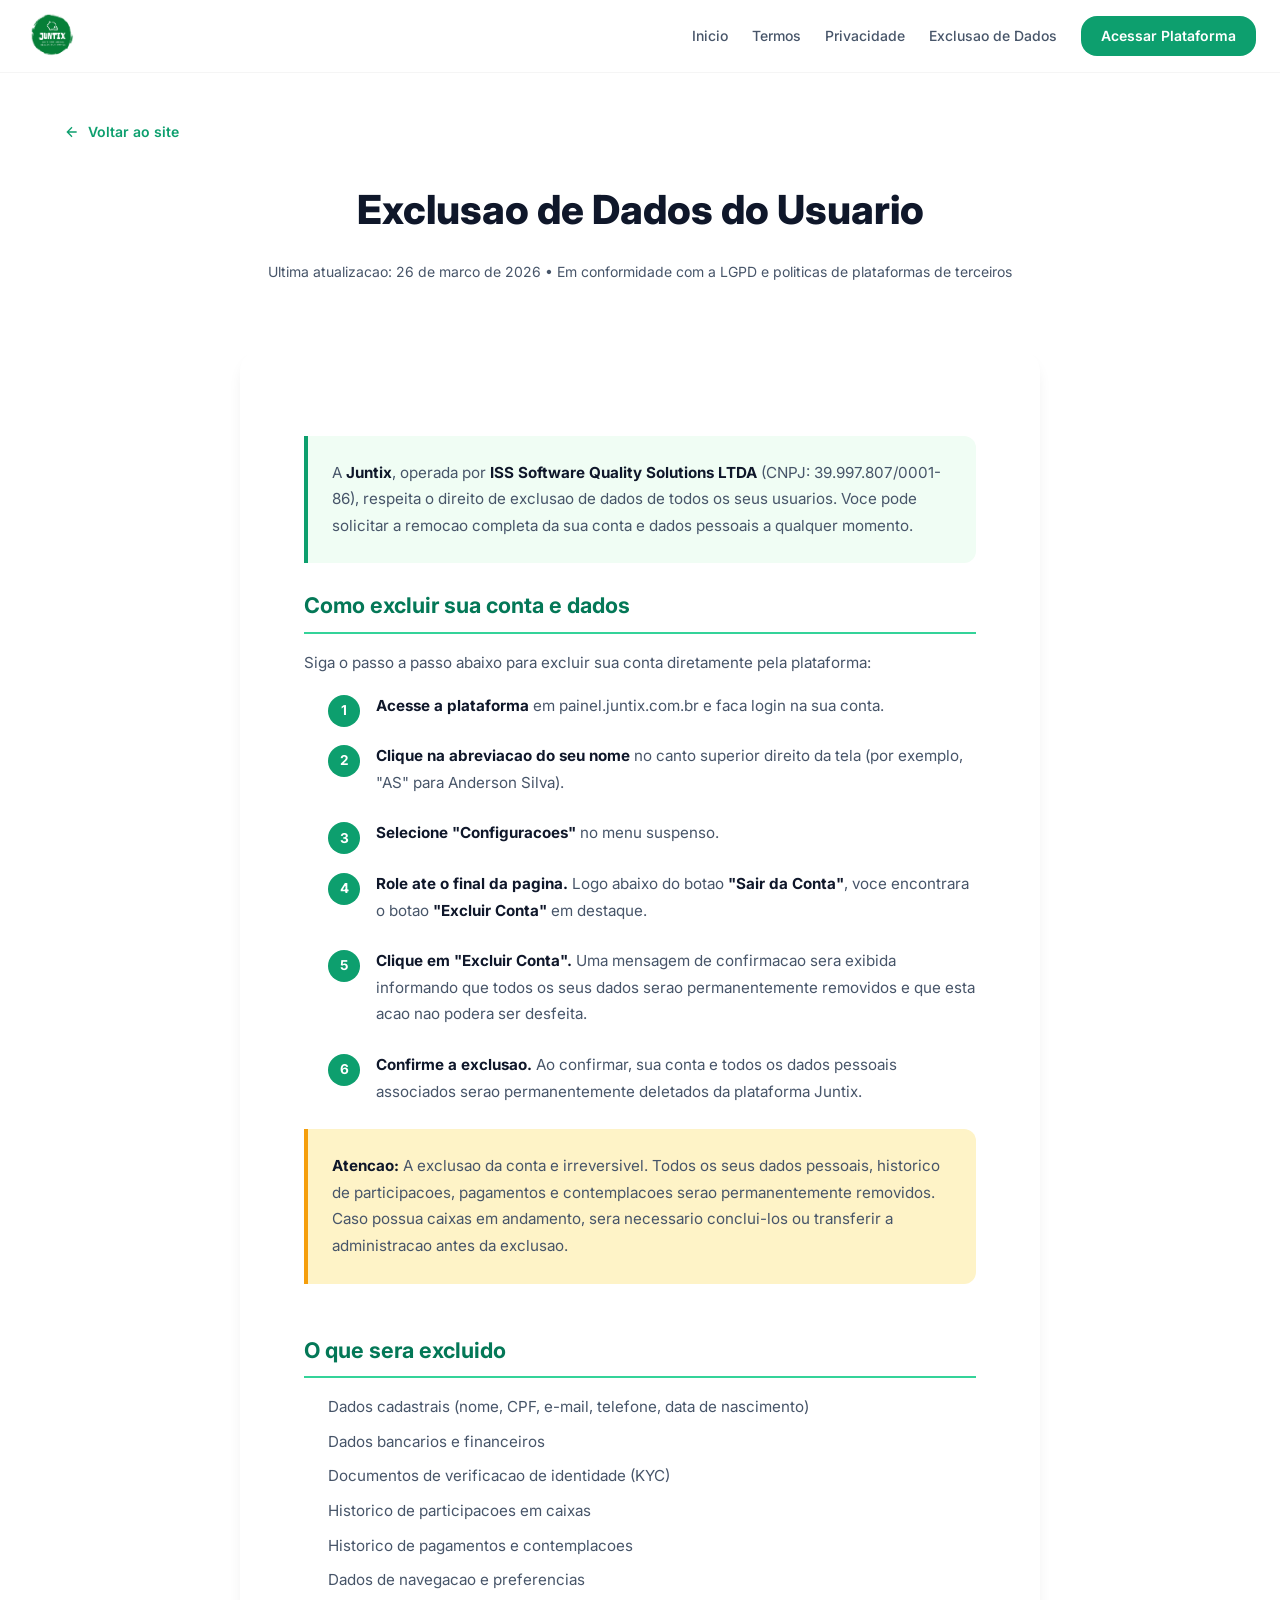
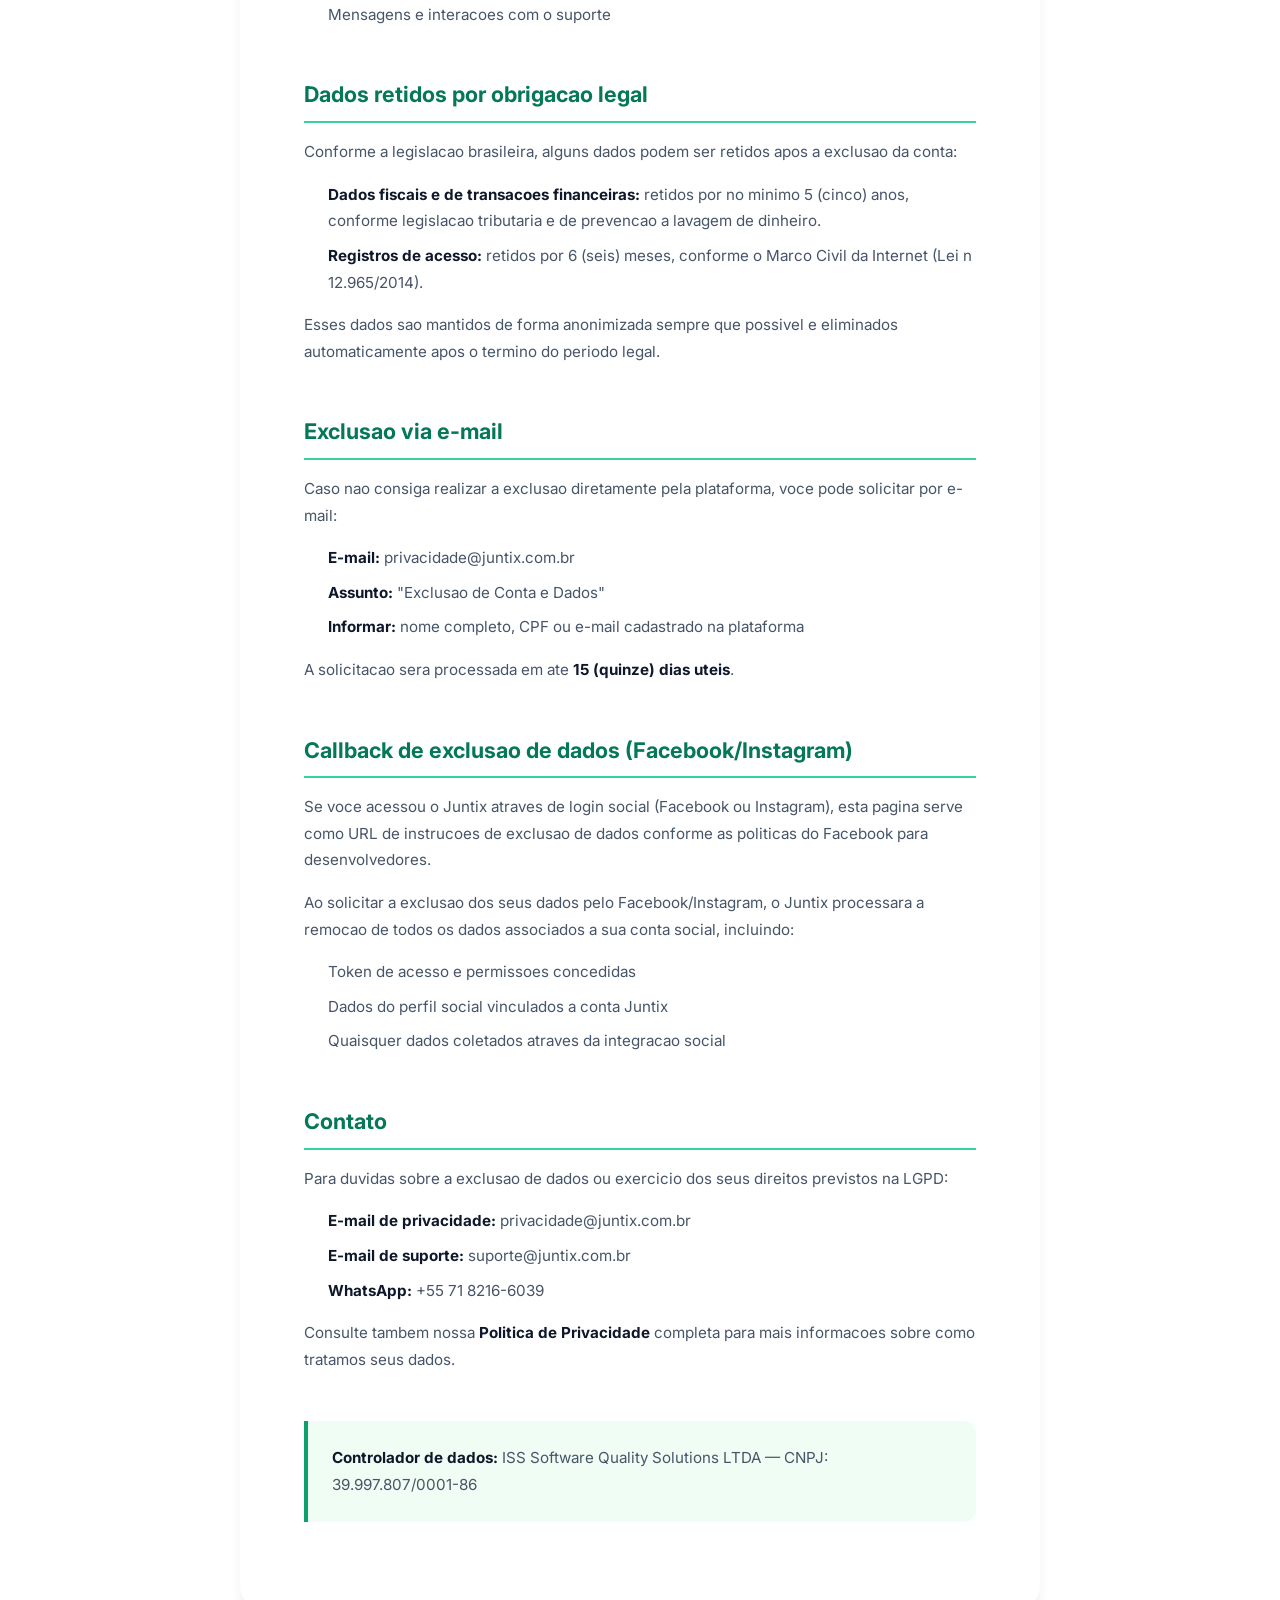
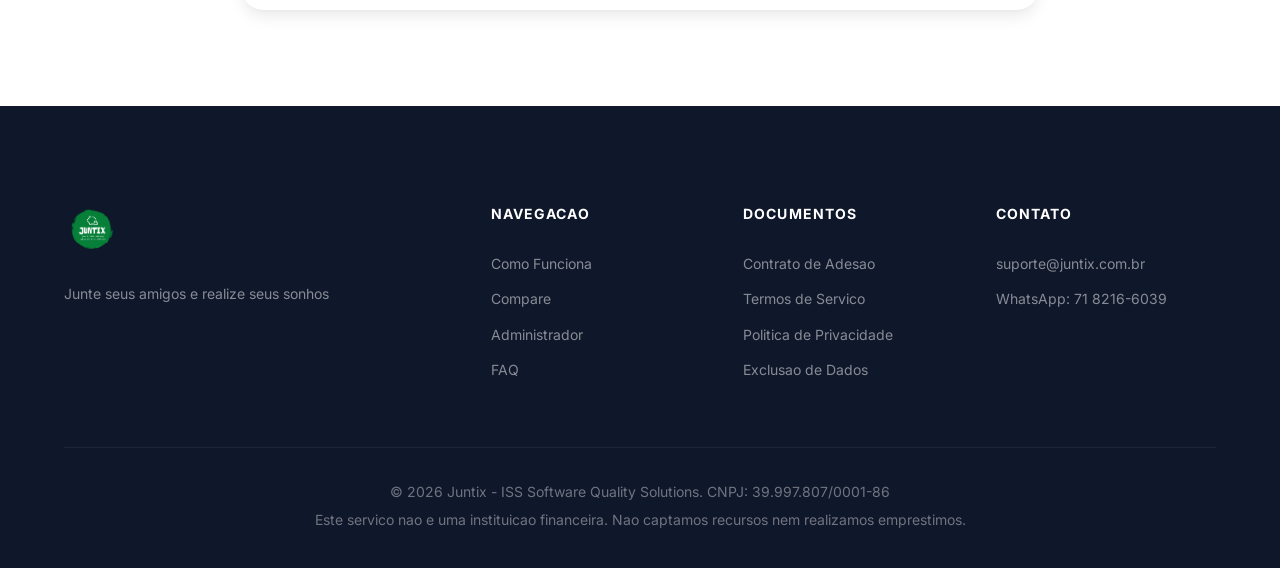
<file: exclusao-de-dados.html>
<!DOCTYPE html>
<html lang="pt-BR">

<head>
    <meta charset="UTF-8">
    <meta http-equiv="Content-Type" content="text/html; charset=utf-8">
    <meta name="viewport" content="width=device-width, initial-scale=1.0">
    <meta name="description" content="Exclusão de Dados - Juntix. Saiba como solicitar a exclusão completa da sua conta e dados pessoais da plataforma Juntix.">
    <title>Exclusão de Dados - Juntix</title>
    <link rel="preconnect" href="https://fonts.googleapis.com">
    <link rel="preconnect" href="https://fonts.gstatic.com" crossorigin>
    <link href="https://fonts.googleapis.com/css2?family=Inter:wght@300;400;500;600;700;800&display=swap" rel="stylesheet">
    <link rel="stylesheet" href="styles.css?v=20261018">
    <link rel="icon" type="image/png" href="logo/logo_juntix.png">

    <meta property="og:type" content="website">
    <meta property="og:url" content="https://juntix.com.br/exclusao-de-dados.html">
    <meta property="og:title" content="Exclusão de Dados - Juntix">
    <meta property="og:description" content="Instruções para exclusão de conta e dados pessoais da plataforma Juntix.">
    <link rel="canonical" href="https://juntix.com.br/exclusao-de-dados.html">

    <style>
        .legal-page {
            padding-top: 120px;
            padding-bottom: var(--space-4xl);
            min-height: 100vh;
        }

        .legal-header {
            text-align: center;
            margin-bottom: var(--space-3xl);
        }

        .legal-header h1 {
            font-size: 2.5rem;
            font-weight: 800;
            color: var(--text-primary);
            margin-bottom: var(--space-md);
        }

        .legal-header .legal-meta {
            color: var(--text-secondary);
            font-size: var(--font-size-sm);
        }

        .legal-content {
            max-width: 800px;
            margin: 0 auto;
            background: var(--bg-white);
            border-radius: var(--radius-2xl);
            padding: var(--space-3xl);
            box-shadow: var(--shadow-lg);
        }

        .legal-content h2 {
            font-size: 1.35rem;
            font-weight: 700;
            color: var(--color-primary-dark);
            margin-top: var(--space-2xl);
            margin-bottom: var(--space-md);
            padding-bottom: var(--space-sm);
            border-bottom: 2px solid var(--color-accent);
        }

        .legal-content h2:first-of-type {
            margin-top: 0;
        }

        .legal-content h3 {
            font-size: 1.1rem;
            font-weight: 600;
            color: var(--text-primary);
            margin-top: var(--space-lg);
            margin-bottom: var(--space-sm);
        }

        .legal-content p,
        .legal-content li {
            font-size: 0.95rem;
            line-height: 1.75;
            color: var(--text-secondary);
            margin-bottom: var(--space-md);
        }

        .legal-content ul,
        .legal-content ol {
            padding-left: var(--space-lg);
            margin-bottom: var(--space-md);
        }

        .legal-content li {
            margin-bottom: var(--space-sm);
        }

        .legal-content strong {
            color: var(--text-primary);
        }

        .legal-content .highlight-box {
            background: #f0fdf4;
            border-left: 4px solid var(--color-primary);
            padding: var(--space-lg);
            border-radius: 0 var(--radius-md) var(--radius-md) 0;
            margin: var(--space-lg) 0;
        }

        .legal-content .highlight-box p {
            margin-bottom: 0;
        }

        .legal-content .warning-box {
            background: #fef3c7;
            border-left: 4px solid #f59e0b;
            padding: var(--space-lg);
            border-radius: 0 var(--radius-md) var(--radius-md) 0;
            margin: var(--space-lg) 0;
        }

        .legal-content .warning-box p {
            margin-bottom: 0;
        }

        .legal-back {
            display: inline-flex;
            align-items: center;
            gap: 0.5rem;
            color: var(--color-primary);
            font-weight: 600;
            font-size: var(--font-size-sm);
            margin-bottom: var(--space-xl);
            transition: color var(--transition-fast);
        }

        .legal-back:hover {
            color: var(--color-primary-dark);
        }

        .step-list {
            counter-reset: step-counter;
            list-style: none;
            padding-left: 0;
        }

        .step-list li {
            counter-increment: step-counter;
            position: relative;
            padding-left: 48px;
            margin-bottom: var(--space-lg);
        }

        .step-list li::before {
            content: counter(step-counter);
            position: absolute;
            left: 0;
            top: 2px;
            width: 32px;
            height: 32px;
            background: var(--color-primary);
            color: white;
            font-weight: 700;
            font-size: 0.85rem;
            border-radius: 50%;
            display: flex;
            align-items: center;
            justify-content: center;
        }

        @media (max-width: 768px) {
            .legal-page {
                padding-top: 80px;
            }

            .legal-header h1 {
                font-size: 1.75rem;
            }

            .legal-content {
                padding: var(--space-xl);
            }
        }
    </style>
</head>

<body>
    <!-- Header (fixed) -->
    <header class="header">
        <nav class="nav container">
            <a href="index.html" class="logo">
                <img src="logo/logo_juntix.png" alt="Juntix Logo" class="logo-img" width="40" height="40">
                <span class="logo-text">Juntix</span>
            </a>
            <ul class="nav-links" style="gap: var(--space-lg);">
                <li><a href="index.html">Inicio</a></li>
                <li><a href="termos-de-servico.html">Termos</a></li>
                <li><a href="politica-privacidade.html">Privacidade</a></li>
                <li><a href="exclusao-de-dados.html">Exclusao de Dados</a></li>
                <li><a href="https://painel.juntix.com.br" class="btn btn-nav-cta">Acessar Plataforma</a></li>
            </ul>
        </nav>
    </header>

    <main class="legal-page">
        <div class="container">
            <a href="index.html" class="legal-back">
                <svg width="16" height="16" viewBox="0 0 24 24" fill="none" stroke="currentColor" stroke-width="2">
                    <path d="M19 12H5M12 19l-7-7 7-7" />
                </svg>
                Voltar ao site
            </a>

            <div class="legal-header">
                <h1>Exclusao de Dados do Usuario</h1>
                <p class="legal-meta">Ultima atualizacao: 26 de marco de 2026 &bull; Em conformidade com a LGPD e politicas de plataformas de terceiros</p>
            </div>

            <div class="legal-content">
                <div class="highlight-box">
                    <p>A <strong>Juntix</strong>, operada por <strong>ISS Software Quality Solutions LTDA</strong> (CNPJ: 39.997.807/0001-86), respeita o direito de exclusao de dados de todos os seus usuarios. Voce pode solicitar a remocao completa da sua conta e dados pessoais a qualquer momento.</p>
                </div>

                <h2>Como excluir sua conta e dados</h2>
                <p>Siga o passo a passo abaixo para excluir sua conta diretamente pela plataforma:</p>

                <ol class="step-list">
                    <li><strong>Acesse a plataforma</strong> em <a href="https://painel.juntix.com.br" target="_blank" rel="noopener">painel.juntix.com.br</a> e faca login na sua conta.</li>
                    <li><strong>Clique na abreviacao do seu nome</strong> no canto superior direito da tela (por exemplo, "AS" para Anderson Silva).</li>
                    <li><strong>Selecione "Configuracoes"</strong> no menu suspenso.</li>
                    <li><strong>Role ate o final da pagina.</strong> Logo abaixo do botao <strong>"Sair da Conta"</strong>, voce encontrara o botao <strong>"Excluir Conta"</strong> em destaque.</li>
                    <li><strong>Clique em "Excluir Conta".</strong> Uma mensagem de confirmacao sera exibida informando que todos os seus dados serao permanentemente removidos e que esta acao nao podera ser desfeita.</li>
                    <li><strong>Confirme a exclusao.</strong> Ao confirmar, sua conta e todos os dados pessoais associados serao permanentemente deletados da plataforma Juntix.</li>
                </ol>

                <div class="warning-box">
                    <p><strong>Atencao:</strong> A exclusao da conta e irreversivel. Todos os seus dados pessoais, historico de participacoes, pagamentos e contemplacoes serao permanentemente removidos. Caso possua caixas em andamento, sera necessario conclui-los ou transferir a administracao antes da exclusao.</p>
                </div>

                <h2>O que sera excluido</h2>
                <ul>
                    <li>Dados cadastrais (nome, CPF, e-mail, telefone, data de nascimento)</li>
                    <li>Dados bancarios e financeiros</li>
                    <li>Documentos de verificacao de identidade (KYC)</li>
                    <li>Historico de participacoes em caixas</li>
                    <li>Historico de pagamentos e contemplacoes</li>
                    <li>Dados de navegacao e preferencias</li>
                    <li>Mensagens e interacoes com o suporte</li>
                </ul>

                <h2>Dados retidos por obrigacao legal</h2>
                <p>Conforme a legislacao brasileira, alguns dados podem ser retidos apos a exclusao da conta:</p>
                <ul>
                    <li><strong>Dados fiscais e de transacoes financeiras:</strong> retidos por no minimo 5 (cinco) anos, conforme legislacao tributaria e de prevencao a lavagem de dinheiro.</li>
                    <li><strong>Registros de acesso:</strong> retidos por 6 (seis) meses, conforme o Marco Civil da Internet (Lei n 12.965/2014).</li>
                </ul>
                <p>Esses dados sao mantidos de forma anonimizada sempre que possivel e eliminados automaticamente apos o termino do periodo legal.</p>

                <h2>Exclusao via e-mail</h2>
                <p>Caso nao consiga realizar a exclusao diretamente pela plataforma, voce pode solicitar por e-mail:</p>
                <ul>
                    <li><strong>E-mail:</strong> <a href="mailto:privacidade@juntix.com.br">privacidade@juntix.com.br</a></li>
                    <li><strong>Assunto:</strong> "Exclusao de Conta e Dados"</li>
                    <li><strong>Informar:</strong> nome completo, CPF ou e-mail cadastrado na plataforma</li>
                </ul>
                <p>A solicitacao sera processada em ate <strong>15 (quinze) dias uteis</strong>.</p>

                <h2>Callback de exclusao de dados (Facebook/Instagram)</h2>
                <p>Se voce acessou o Juntix atraves de login social (Facebook ou Instagram), esta pagina serve como URL de instrucoes de exclusao de dados conforme as <a href="https://developers.facebook.com/docs/development/create-an-app/app-dashboard/data-deletion-callback" target="_blank" rel="noopener">politicas do Facebook para desenvolvedores</a>.</p>
                <p>Ao solicitar a exclusao dos seus dados pelo Facebook/Instagram, o Juntix processara a remocao de todos os dados associados a sua conta social, incluindo:</p>
                <ul>
                    <li>Token de acesso e permissoes concedidas</li>
                    <li>Dados do perfil social vinculados a conta Juntix</li>
                    <li>Quaisquer dados coletados atraves da integracao social</li>
                </ul>

                <h2>Contato</h2>
                <p>Para duvidas sobre a exclusao de dados ou exercicio dos seus direitos previstos na LGPD:</p>
                <ul>
                    <li><strong>E-mail de privacidade:</strong> <a href="mailto:privacidade@juntix.com.br">privacidade@juntix.com.br</a></li>
                    <li><strong>E-mail de suporte:</strong> <a href="mailto:suporte@juntix.com.br">suporte@juntix.com.br</a></li>
                    <li><strong>WhatsApp:</strong> <a href="https://wa.me/557182166039?text=Oi%20Juntix!">+55 71 8216-6039</a></li>
                </ul>
                <p>Consulte tambem nossa <a href="politica-privacidade.html"><strong>Politica de Privacidade</strong></a> completa para mais informacoes sobre como tratamos seus dados.</p>

                <div class="highlight-box" style="margin-top: var(--space-2xl);">
                    <p><strong>Controlador de dados:</strong> ISS Software Quality Solutions LTDA — CNPJ: 39.997.807/0001-86</p>
                </div>
            </div>
        </div>
    </main>

    <!-- Footer -->
    <footer class="footer">
        <div class="container">
            <div class="footer-content">
                <div class="footer-brand">
                    <a href="index.html" class="logo">
                        <img src="logo/logo_juntix.png" alt="Juntix Logo" class="logo-img" loading="lazy">
                        <span class="logo-text">Juntix</span>
                    </a>
                    <p>Junte seus amigos e realize seus sonhos</p>
                </div>
                <div class="footer-links">
                    <div class="footer-col">
                        <h4>Navegacao</h4>
                        <ul>
                            <li><a href="index.html#como-funciona">Como Funciona</a></li>
                            <li><a href="index.html#compare">Compare</a></li>
                            <li><a href="index.html#ganhos">Administrador</a></li>
                            <li><a href="index.html#faq">FAQ</a></li>
                        </ul>
                    </div>
                    <div class="footer-col">
                        <h4>Documentos</h4>
                        <ul>
                            <li><a href="https://drive.google.com/file/d/1WUZXJ4b6QgOiDSyBIy6LChHJAOiTYGX5/view?usp=sharing" target="_blank" rel="noopener">Contrato de Adesao</a></li>
                            <li><a href="termos-de-servico.html">Termos de Servico</a></li>
                            <li><a href="politica-privacidade.html">Politica de Privacidade</a></li>
                            <li><a href="exclusao-de-dados.html">Exclusao de Dados</a></li>
                        </ul>
                    </div>
                    <div class="footer-col">
                        <h4>Contato</h4>
                        <ul>
                            <li><a href="mailto:suporte@juntix.com.br">suporte@juntix.com.br</a></li>
                            <li><a href="https://wa.me/557182166039?text=Oi%20Juntix!">WhatsApp: 71 8216-6039</a></li>
                        </ul>
                    </div>
                </div>
            </div>
            <div class="footer-bottom">
                <p>&copy; 2026 Juntix - ISS Software Quality Solutions. CNPJ: 39.997.807/0001-86</p>
                <p>Este servico nao e uma instituicao financeira. Nao captamos recursos nem realizamos emprestimos.</p>
            </div>
        </div>
    </footer>
</body>

</html>
</file>
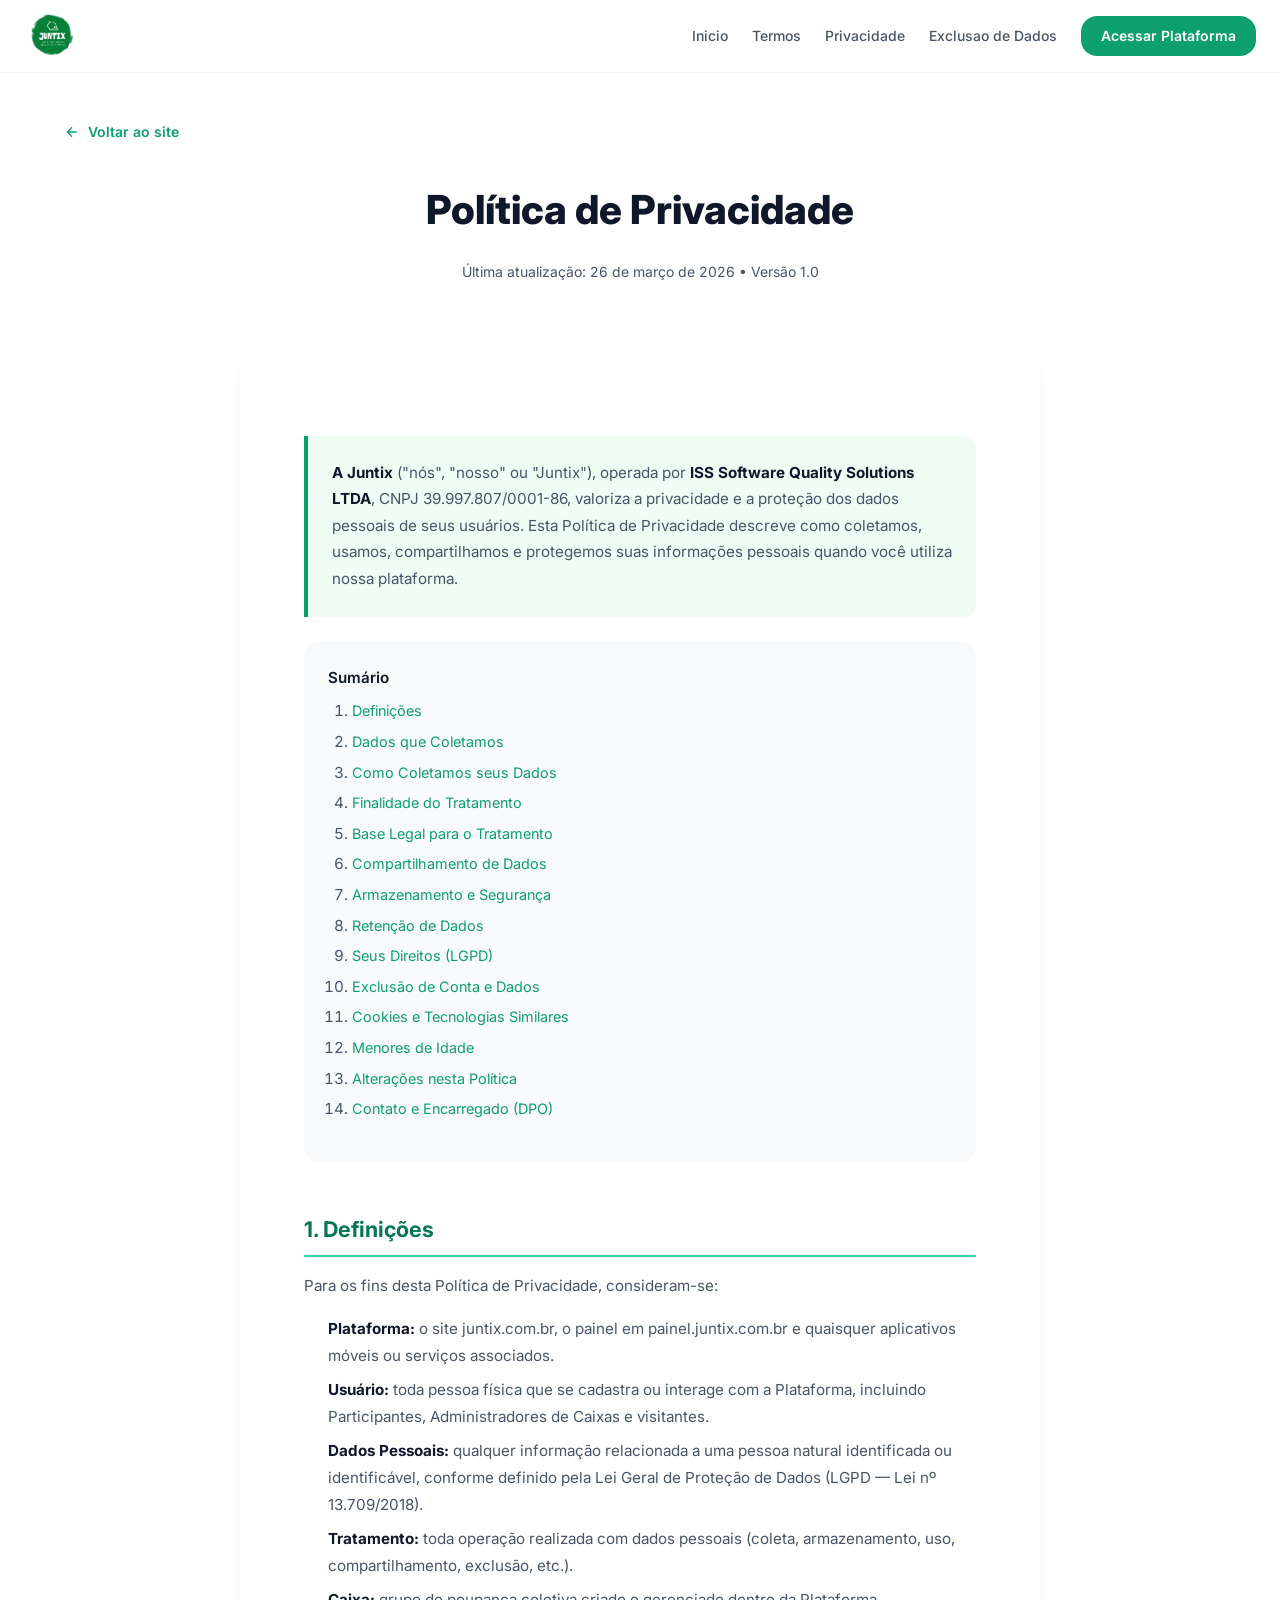
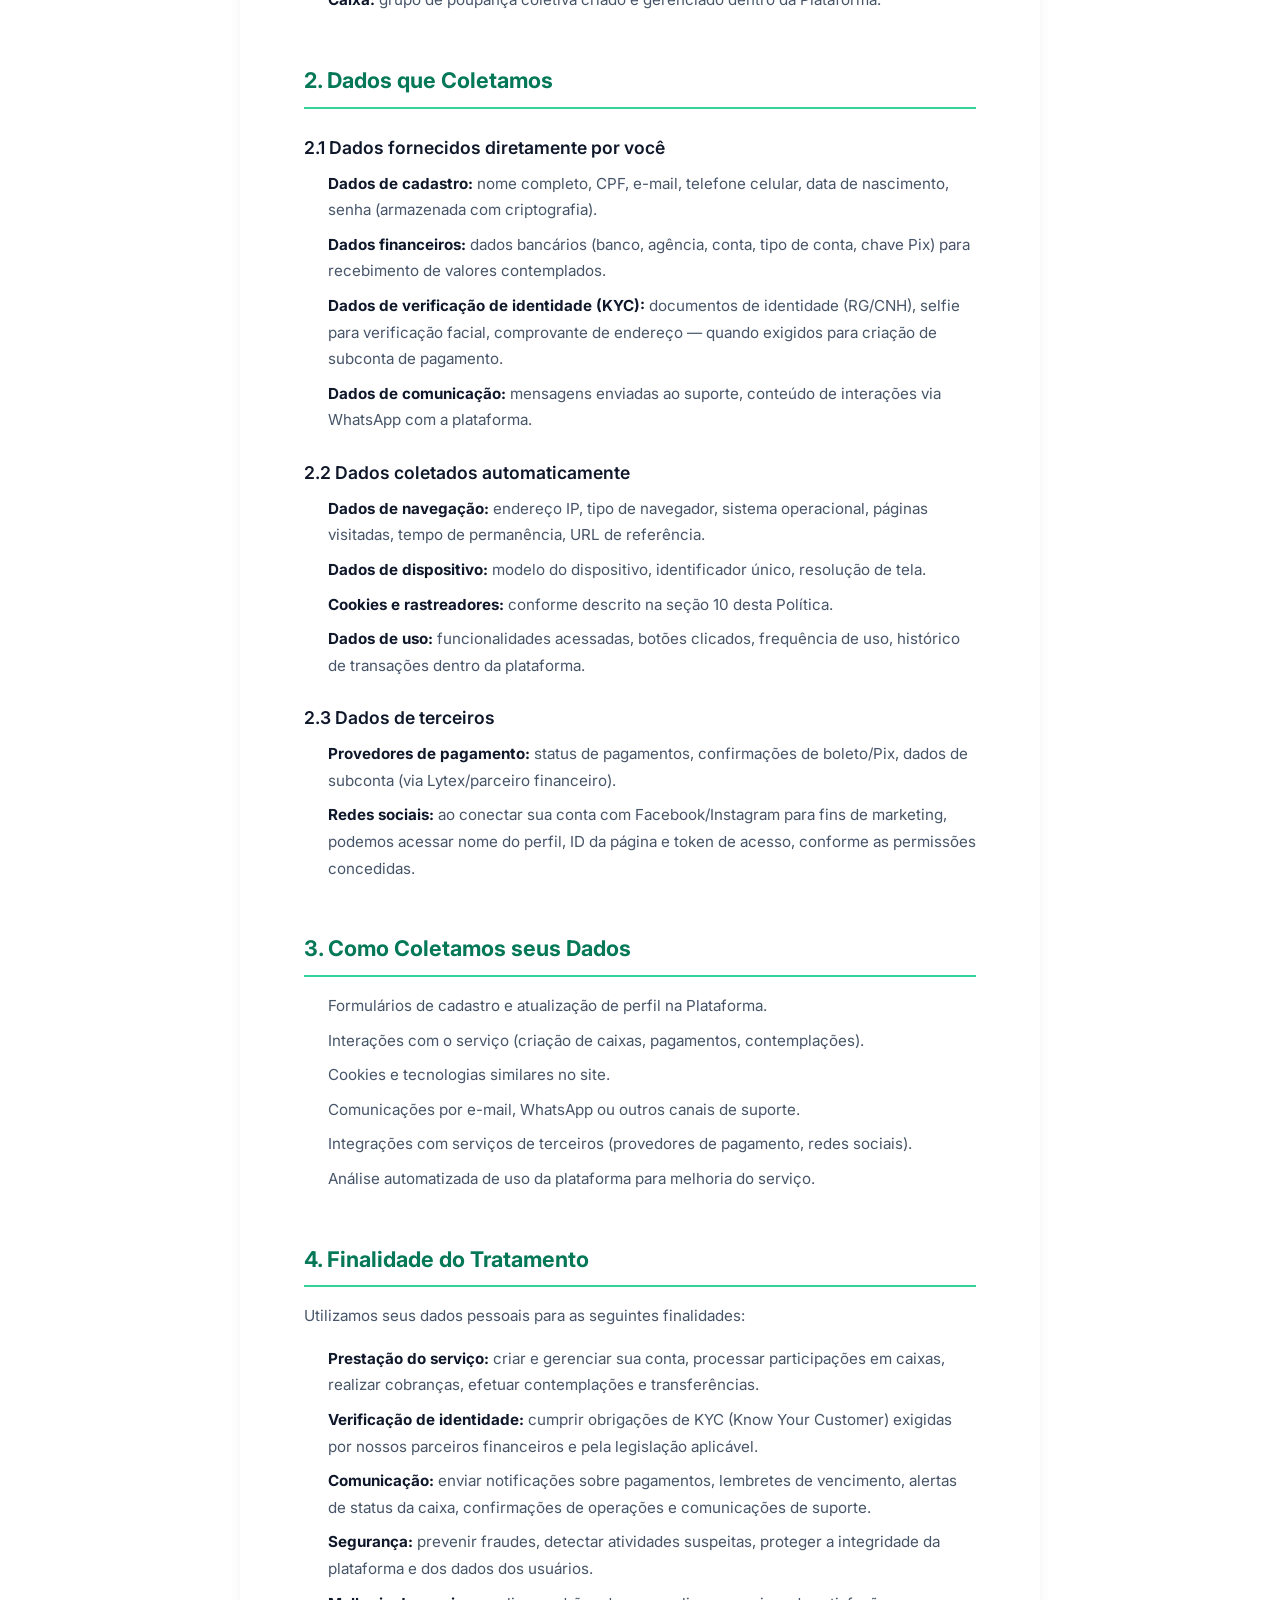
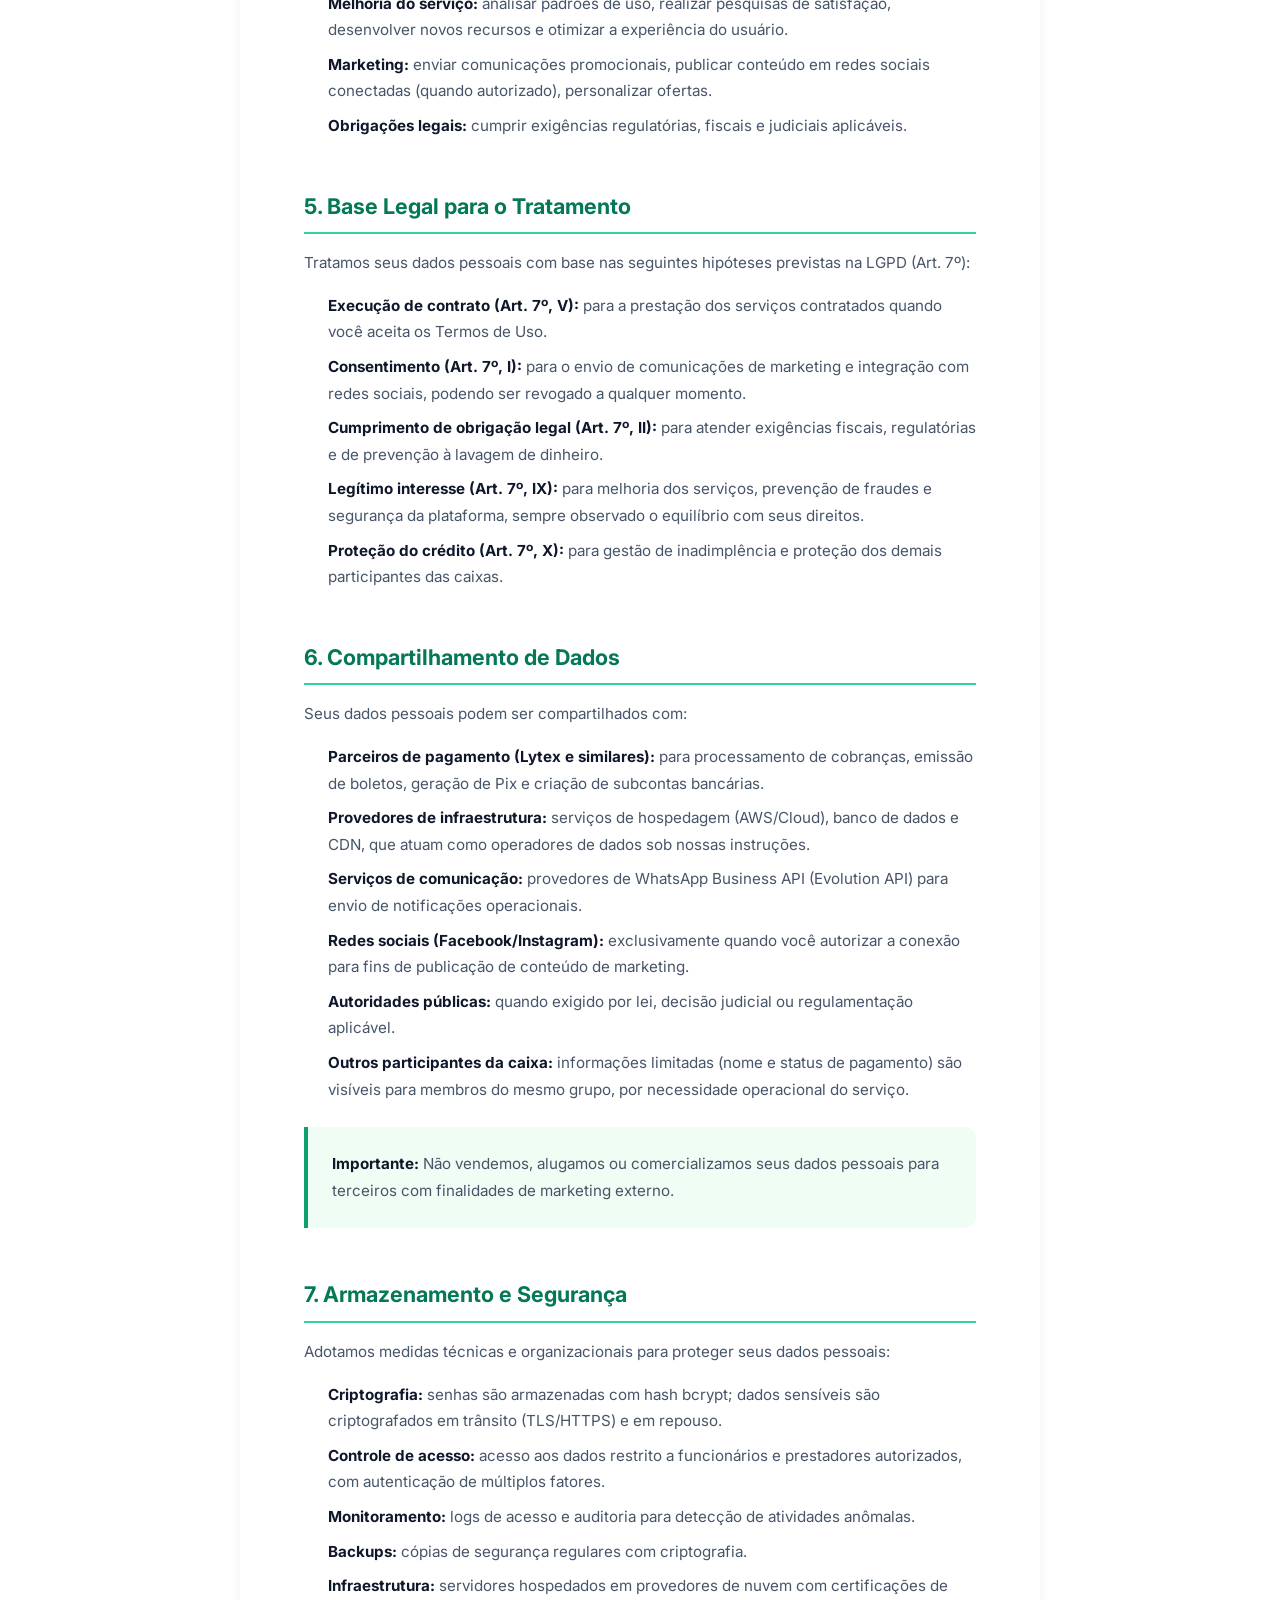
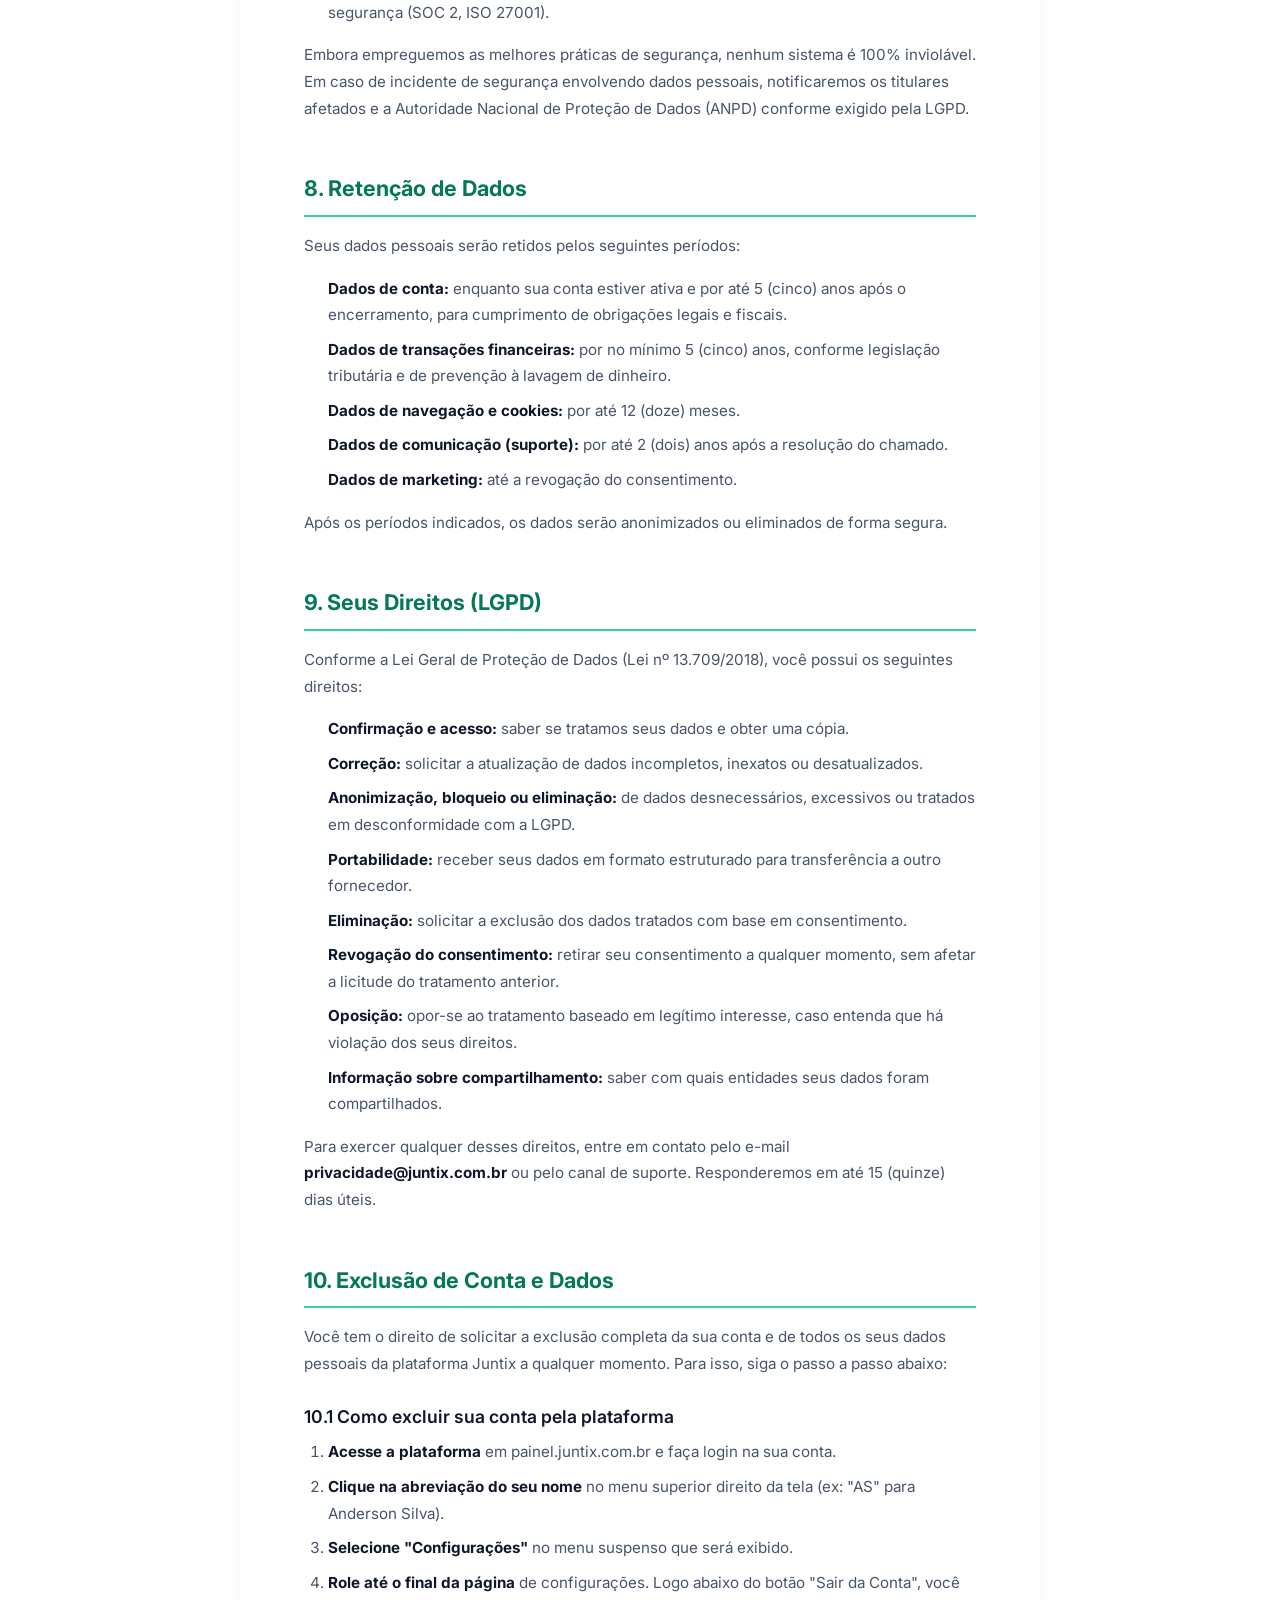
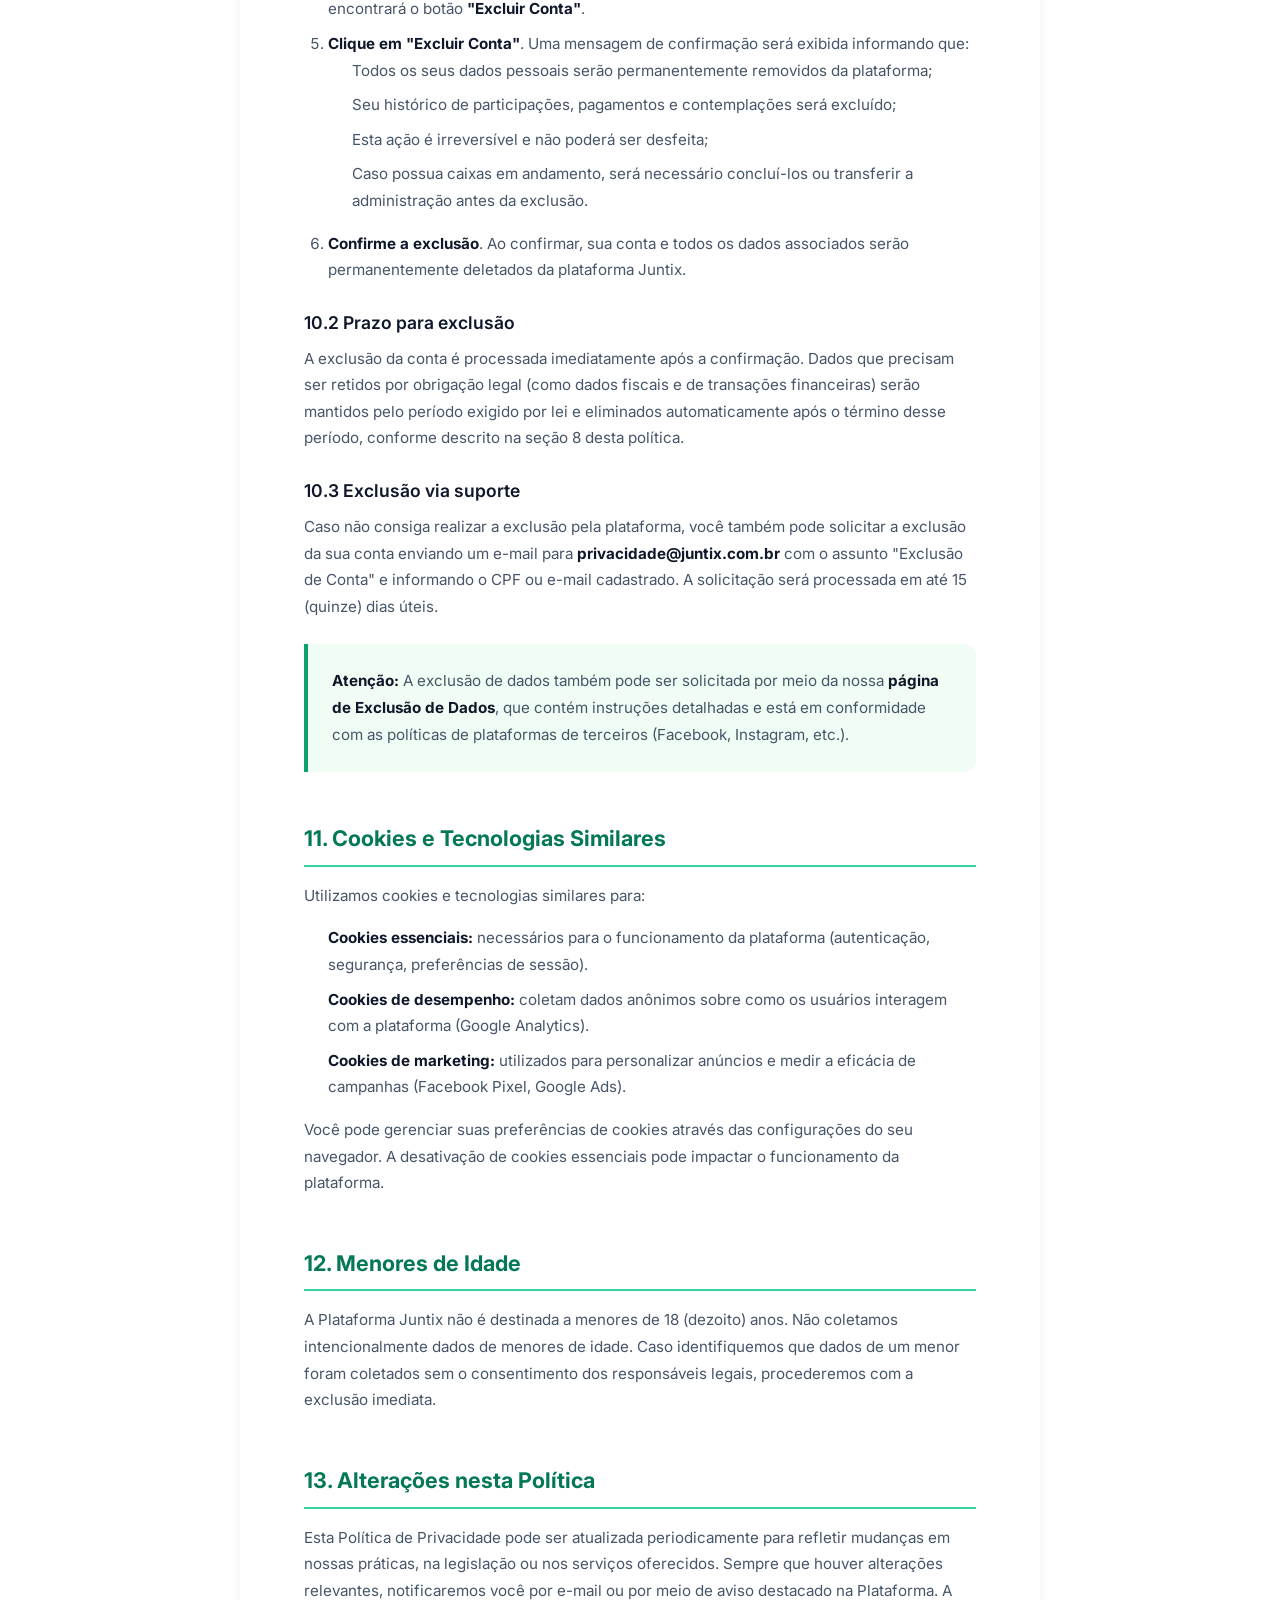
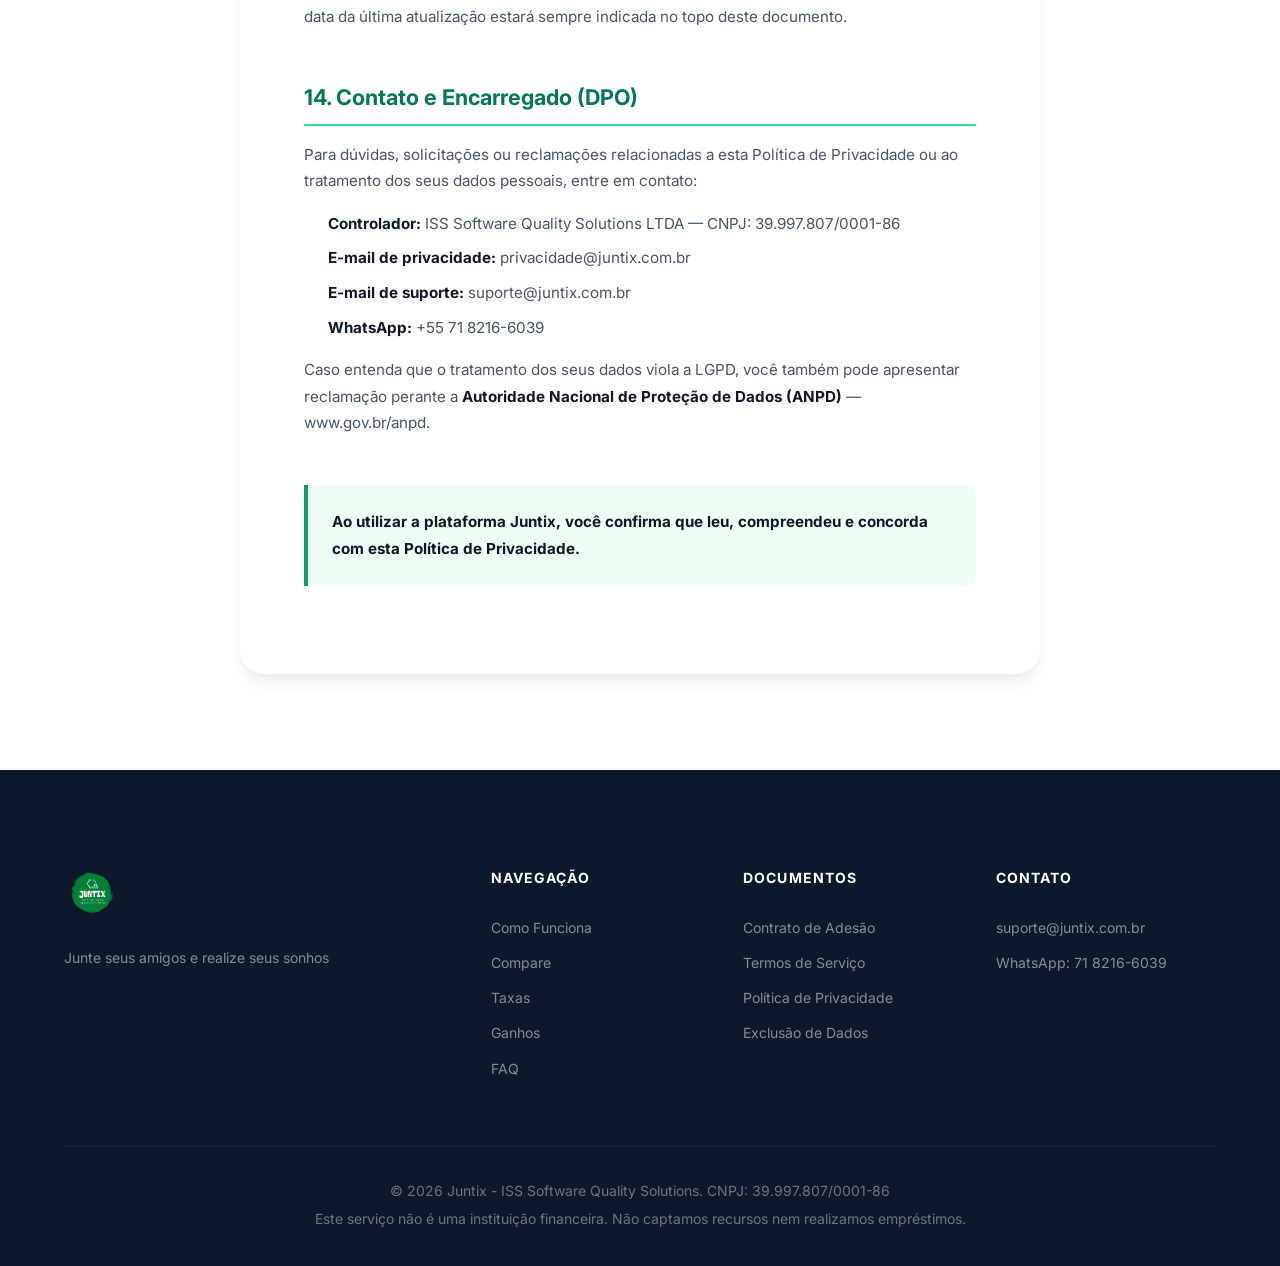
<file: politica-privacidade.html>
<!DOCTYPE html>
<html lang="pt-BR">

<head>
    <meta charset="UTF-8">
    <meta http-equiv="Content-Type" content="text/html; charset=utf-8">
    <meta name="viewport" content="width=device-width, initial-scale=1.0">
    <meta name="description" content="Política de Privacidade da Juntix - Saiba como coletamos, usamos e protegemos seus dados pessoais.">
    <title>Política de Privacidade - Juntix</title>
    <link rel="preconnect" href="https://fonts.googleapis.com">
    <link rel="preconnect" href="https://fonts.gstatic.com" crossorigin>
    <link href="https://fonts.googleapis.com/css2?family=Inter:wght@300;400;500;600;700;800&display=swap" rel="stylesheet">
    <link rel="stylesheet" href="styles.css?v=20261018">
    <link rel="icon" type="image/png" href="logo/logo_juntix.png">

    <meta property="og:type" content="website">
    <meta property="og:url" content="https://juntix.com.br/politica-privacidade.html">
    <meta property="og:title" content="Política de Privacidade - Juntix">
    <meta property="og:description" content="Política de Privacidade da plataforma Juntix.">

    <style>
        .legal-page {
            padding-top: 120px;
            padding-bottom: var(--space-4xl);
            min-height: 100vh;
        }

        .legal-header {
            text-align: center;
            margin-bottom: var(--space-3xl);
        }

        .legal-header h1 {
            font-size: 2.5rem;
            font-weight: 800;
            color: var(--text-primary);
            margin-bottom: var(--space-md);
        }

        .legal-header .legal-meta {
            color: var(--text-secondary);
            font-size: var(--font-size-sm);
        }

        .legal-content {
            max-width: 800px;
            margin: 0 auto;
            background: var(--bg-white);
            border-radius: var(--radius-2xl);
            padding: var(--space-3xl);
            box-shadow: var(--shadow-lg);
        }

        .legal-content h2 {
            font-size: 1.35rem;
            font-weight: 700;
            color: var(--color-primary-dark);
            margin-top: var(--space-2xl);
            margin-bottom: var(--space-md);
            padding-bottom: var(--space-sm);
            border-bottom: 2px solid var(--color-accent);
        }

        .legal-content h3 {
            font-size: 1.1rem;
            font-weight: 600;
            color: var(--text-primary);
            margin-top: var(--space-lg);
            margin-bottom: var(--space-sm);
        }

        .legal-content p,
        .legal-content li {
            font-size: 0.95rem;
            line-height: 1.75;
            color: var(--text-secondary);
            margin-bottom: var(--space-md);
        }

        .legal-content ul,
        .legal-content ol {
            padding-left: var(--space-lg);
            margin-bottom: var(--space-md);
        }

        .legal-content li {
            margin-bottom: var(--space-sm);
        }

        .legal-content strong {
            color: var(--text-primary);
        }

        .legal-content .highlight-box {
            background: #f0fdf4;
            border-left: 4px solid var(--color-primary);
            padding: var(--space-lg);
            border-radius: 0 var(--radius-md) var(--radius-md) 0;
            margin: var(--space-lg) 0;
        }

        .legal-content .highlight-box p {
            margin-bottom: 0;
        }

        .legal-back {
            display: inline-flex;
            align-items: center;
            gap: 0.5rem;
            color: var(--color-primary);
            font-weight: 600;
            font-size: var(--font-size-sm);
            margin-bottom: var(--space-xl);
            transition: color var(--transition-fast);
        }

        .legal-back:hover {
            color: var(--color-primary-dark);
        }

        .legal-toc {
            background: var(--bg-light);
            border-radius: var(--radius-lg);
            padding: var(--space-lg);
            margin-bottom: var(--space-2xl);
        }

        .legal-toc h3 {
            margin-top: 0;
            font-size: 0.95rem;
            color: var(--text-primary);
        }

        .legal-toc ol {
            padding-left: var(--space-lg);
        }

        .legal-toc li {
            margin-bottom: var(--space-xs);
        }

        .legal-toc a {
            color: var(--color-primary);
            text-decoration: none;
            font-size: 0.9rem;
        }

        .legal-toc a:hover {
            text-decoration: underline;
        }

        @media (max-width: 768px) {
            .legal-page {
                padding-top: 80px;
            }

            .legal-header h1 {
                font-size: 1.75rem;
            }

            .legal-content {
                padding: var(--space-xl);
            }
        }
    </style>
</head>

<body>
    <!-- Header (fixed) -->
    <header class="header">
        <nav class="nav container">
            <a href="index.html" class="logo">
                <img src="logo/logo_juntix.png" alt="Juntix Logo" class="logo-img" width="40" height="40">
                <span class="logo-text">Juntix</span>
            </a>
            <ul class="nav-links" style="gap: var(--space-lg);">
                <li><a href="index.html">Inicio</a></li>
                <li><a href="termos-de-servico.html">Termos</a></li>
                <li><a href="politica-privacidade.html">Privacidade</a></li>
                <li><a href="exclusao-de-dados.html">Exclusao de Dados</a></li>
                <li><a href="https://painel.juntix.com.br" class="btn btn-nav-cta">Acessar Plataforma</a></li>
            </ul>
        </nav>
    </header>

    <main class="legal-page">
        <div class="container">
            <a href="index.html" class="legal-back">
                <svg width="16" height="16" viewBox="0 0 24 24" fill="none" stroke="currentColor" stroke-width="2">
                    <path d="M19 12H5M12 19l-7-7 7-7" />
                </svg>
                Voltar ao site
            </a>

            <div class="legal-header">
                <h1>Política de Privacidade</h1>
                <p class="legal-meta">Última atualização: 26 de março de 2026 &bull; Versão 1.0</p>
            </div>

            <div class="legal-content">
                <div class="highlight-box">
                    <p><strong>A Juntix</strong> ("nós", "nosso" ou "Juntix"), operada por <strong>ISS Software Quality Solutions LTDA</strong>, CNPJ 39.997.807/0001-86, valoriza a privacidade e a proteção dos dados pessoais de seus usuários. Esta Política de Privacidade descreve como coletamos, usamos, compartilhamos e protegemos suas informações pessoais quando você utiliza nossa plataforma.</p>
                </div>

                <!-- Sumário -->
                <div class="legal-toc">
                    <h3>Sumário</h3>
                    <ol>
                        <li><a href="#definicoes">Definições</a></li>
                        <li><a href="#dados-coletados">Dados que Coletamos</a></li>
                        <li><a href="#como-coletamos">Como Coletamos seus Dados</a></li>
                        <li><a href="#finalidade">Finalidade do Tratamento</a></li>
                        <li><a href="#base-legal">Base Legal para o Tratamento</a></li>
                        <li><a href="#compartilhamento">Compartilhamento de Dados</a></li>
                        <li><a href="#armazenamento">Armazenamento e Segurança</a></li>
                        <li><a href="#retencao">Retenção de Dados</a></li>
                        <li><a href="#direitos">Seus Direitos (LGPD)</a></li>
                        <li><a href="#exclusao">Exclusão de Conta e Dados</a></li>
                        <li><a href="#cookies">Cookies e Tecnologias Similares</a></li>
                        <li><a href="#menores">Menores de Idade</a></li>
                        <li><a href="#alteracoes">Alterações nesta Política</a></li>
                        <li><a href="#contato">Contato e Encarregado (DPO)</a></li>
                    </ol>
                </div>

                <!-- 1 -->
                <h2 id="definicoes">1. Definições</h2>
                <p>Para os fins desta Política de Privacidade, consideram-se:</p>
                <ul>
                    <li><strong>Plataforma:</strong> o site <a href="https://juntix.com.br">juntix.com.br</a>, o painel em <a href="https://painel.juntix.com.br">painel.juntix.com.br</a> e quaisquer aplicativos móveis ou serviços associados.</li>
                    <li><strong>Usuário:</strong> toda pessoa física que se cadastra ou interage com a Plataforma, incluindo Participantes, Administradores de Caixas e visitantes.</li>
                    <li><strong>Dados Pessoais:</strong> qualquer informação relacionada a uma pessoa natural identificada ou identificável, conforme definido pela Lei Geral de Proteção de Dados (LGPD — Lei nº 13.709/2018).</li>
                    <li><strong>Tratamento:</strong> toda operação realizada com dados pessoais (coleta, armazenamento, uso, compartilhamento, exclusão, etc.).</li>
                    <li><strong>Caixa:</strong> grupo de poupança coletiva criado e gerenciado dentro da Plataforma.</li>
                </ul>

                <!-- 2 -->
                <h2 id="dados-coletados">2. Dados que Coletamos</h2>

                <h3>2.1 Dados fornecidos diretamente por você</h3>
                <ul>
                    <li><strong>Dados de cadastro:</strong> nome completo, CPF, e-mail, telefone celular, data de nascimento, senha (armazenada com criptografia).</li>
                    <li><strong>Dados financeiros:</strong> dados bancários (banco, agência, conta, tipo de conta, chave Pix) para recebimento de valores contemplados.</li>
                    <li><strong>Dados de verificação de identidade (KYC):</strong> documentos de identidade (RG/CNH), selfie para verificação facial, comprovante de endereço — quando exigidos para criação de subconta de pagamento.</li>
                    <li><strong>Dados de comunicação:</strong> mensagens enviadas ao suporte, conteúdo de interações via WhatsApp com a plataforma.</li>
                </ul>

                <h3>2.2 Dados coletados automaticamente</h3>
                <ul>
                    <li><strong>Dados de navegação:</strong> endereço IP, tipo de navegador, sistema operacional, páginas visitadas, tempo de permanência, URL de referência.</li>
                    <li><strong>Dados de dispositivo:</strong> modelo do dispositivo, identificador único, resolução de tela.</li>
                    <li><strong>Cookies e rastreadores:</strong> conforme descrito na seção 10 desta Política.</li>
                    <li><strong>Dados de uso:</strong> funcionalidades acessadas, botões clicados, frequência de uso, histórico de transações dentro da plataforma.</li>
                </ul>

                <h3>2.3 Dados de terceiros</h3>
                <ul>
                    <li><strong>Provedores de pagamento:</strong> status de pagamentos, confirmações de boleto/Pix, dados de subconta (via Lytex/parceiro financeiro).</li>
                    <li><strong>Redes sociais:</strong> ao conectar sua conta com Facebook/Instagram para fins de marketing, podemos acessar nome do perfil, ID da página e token de acesso, conforme as permissões concedidas.</li>
                </ul>

                <!-- 3 -->
                <h2 id="como-coletamos">3. Como Coletamos seus Dados</h2>
                <ul>
                    <li>Formulários de cadastro e atualização de perfil na Plataforma.</li>
                    <li>Interações com o serviço (criação de caixas, pagamentos, contemplações).</li>
                    <li>Cookies e tecnologias similares no site.</li>
                    <li>Comunicações por e-mail, WhatsApp ou outros canais de suporte.</li>
                    <li>Integrações com serviços de terceiros (provedores de pagamento, redes sociais).</li>
                    <li>Análise automatizada de uso da plataforma para melhoria do serviço.</li>
                </ul>

                <!-- 4 -->
                <h2 id="finalidade">4. Finalidade do Tratamento</h2>
                <p>Utilizamos seus dados pessoais para as seguintes finalidades:</p>
                <ul>
                    <li><strong>Prestação do serviço:</strong> criar e gerenciar sua conta, processar participações em caixas, realizar cobranças, efetuar contemplações e transferências.</li>
                    <li><strong>Verificação de identidade:</strong> cumprir obrigações de KYC (Know Your Customer) exigidas por nossos parceiros financeiros e pela legislação aplicável.</li>
                    <li><strong>Comunicação:</strong> enviar notificações sobre pagamentos, lembretes de vencimento, alertas de status da caixa, confirmações de operações e comunicações de suporte.</li>
                    <li><strong>Segurança:</strong> prevenir fraudes, detectar atividades suspeitas, proteger a integridade da plataforma e dos dados dos usuários.</li>
                    <li><strong>Melhoria do serviço:</strong> analisar padrões de uso, realizar pesquisas de satisfação, desenvolver novos recursos e otimizar a experiência do usuário.</li>
                    <li><strong>Marketing:</strong> enviar comunicações promocionais, publicar conteúdo em redes sociais conectadas (quando autorizado), personalizar ofertas.</li>
                    <li><strong>Obrigações legais:</strong> cumprir exigências regulatórias, fiscais e judiciais aplicáveis.</li>
                </ul>

                <!-- 5 -->
                <h2 id="base-legal">5. Base Legal para o Tratamento</h2>
                <p>Tratamos seus dados pessoais com base nas seguintes hipóteses previstas na LGPD (Art. 7º):</p>
                <ul>
                    <li><strong>Execução de contrato (Art. 7º, V):</strong> para a prestação dos serviços contratados quando você aceita os Termos de Uso.</li>
                    <li><strong>Consentimento (Art. 7º, I):</strong> para o envio de comunicações de marketing e integração com redes sociais, podendo ser revogado a qualquer momento.</li>
                    <li><strong>Cumprimento de obrigação legal (Art. 7º, II):</strong> para atender exigências fiscais, regulatórias e de prevenção à lavagem de dinheiro.</li>
                    <li><strong>Legítimo interesse (Art. 7º, IX):</strong> para melhoria dos serviços, prevenção de fraudes e segurança da plataforma, sempre observado o equilíbrio com seus direitos.</li>
                    <li><strong>Proteção do crédito (Art. 7º, X):</strong> para gestão de inadimplência e proteção dos demais participantes das caixas.</li>
                </ul>

                <!-- 6 -->
                <h2 id="compartilhamento">6. Compartilhamento de Dados</h2>
                <p>Seus dados pessoais podem ser compartilhados com:</p>
                <ul>
                    <li><strong>Parceiros de pagamento (Lytex e similares):</strong> para processamento de cobranças, emissão de boletos, geração de Pix e criação de subcontas bancárias.</li>
                    <li><strong>Provedores de infraestrutura:</strong> serviços de hospedagem (AWS/Cloud), banco de dados e CDN, que atuam como operadores de dados sob nossas instruções.</li>
                    <li><strong>Serviços de comunicação:</strong> provedores de WhatsApp Business API (Evolution API) para envio de notificações operacionais.</li>
                    <li><strong>Redes sociais (Facebook/Instagram):</strong> exclusivamente quando você autorizar a conexão para fins de publicação de conteúdo de marketing.</li>
                    <li><strong>Autoridades públicas:</strong> quando exigido por lei, decisão judicial ou regulamentação aplicável.</li>
                    <li><strong>Outros participantes da caixa:</strong> informações limitadas (nome e status de pagamento) são visíveis para membros do mesmo grupo, por necessidade operacional do serviço.</li>
                </ul>
                <div class="highlight-box">
                    <p><strong>Importante:</strong> Não vendemos, alugamos ou comercializamos seus dados pessoais para terceiros com finalidades de marketing externo.</p>
                </div>

                <!-- 7 -->
                <h2 id="armazenamento">7. Armazenamento e Segurança</h2>
                <p>Adotamos medidas técnicas e organizacionais para proteger seus dados pessoais:</p>
                <ul>
                    <li><strong>Criptografia:</strong> senhas são armazenadas com hash bcrypt; dados sensíveis são criptografados em trânsito (TLS/HTTPS) e em repouso.</li>
                    <li><strong>Controle de acesso:</strong> acesso aos dados restrito a funcionários e prestadores autorizados, com autenticação de múltiplos fatores.</li>
                    <li><strong>Monitoramento:</strong> logs de acesso e auditoria para detecção de atividades anômalas.</li>
                    <li><strong>Backups:</strong> cópias de segurança regulares com criptografia.</li>
                    <li><strong>Infraestrutura:</strong> servidores hospedados em provedores de nuvem com certificações de segurança (SOC 2, ISO 27001).</li>
                </ul>
                <p>Embora empreguemos as melhores práticas de segurança, nenhum sistema é 100% inviolável. Em caso de incidente de segurança envolvendo dados pessoais, notificaremos os titulares afetados e a Autoridade Nacional de Proteção de Dados (ANPD) conforme exigido pela LGPD.</p>

                <!-- 8 -->
                <h2 id="retencao">8. Retenção de Dados</h2>
                <p>Seus dados pessoais serão retidos pelos seguintes períodos:</p>
                <ul>
                    <li><strong>Dados de conta:</strong> enquanto sua conta estiver ativa e por até 5 (cinco) anos após o encerramento, para cumprimento de obrigações legais e fiscais.</li>
                    <li><strong>Dados de transações financeiras:</strong> por no mínimo 5 (cinco) anos, conforme legislação tributária e de prevenção à lavagem de dinheiro.</li>
                    <li><strong>Dados de navegação e cookies:</strong> por até 12 (doze) meses.</li>
                    <li><strong>Dados de comunicação (suporte):</strong> por até 2 (dois) anos após a resolução do chamado.</li>
                    <li><strong>Dados de marketing:</strong> até a revogação do consentimento.</li>
                </ul>
                <p>Após os períodos indicados, os dados serão anonimizados ou eliminados de forma segura.</p>

                <!-- 9 -->
                <h2 id="direitos">9. Seus Direitos (LGPD)</h2>
                <p>Conforme a Lei Geral de Proteção de Dados (Lei nº 13.709/2018), você possui os seguintes direitos:</p>
                <ul>
                    <li><strong>Confirmação e acesso:</strong> saber se tratamos seus dados e obter uma cópia.</li>
                    <li><strong>Correção:</strong> solicitar a atualização de dados incompletos, inexatos ou desatualizados.</li>
                    <li><strong>Anonimização, bloqueio ou eliminação:</strong> de dados desnecessários, excessivos ou tratados em desconformidade com a LGPD.</li>
                    <li><strong>Portabilidade:</strong> receber seus dados em formato estruturado para transferência a outro fornecedor.</li>
                    <li><strong>Eliminação:</strong> solicitar a exclusão dos dados tratados com base em consentimento.</li>
                    <li><strong>Revogação do consentimento:</strong> retirar seu consentimento a qualquer momento, sem afetar a licitude do tratamento anterior.</li>
                    <li><strong>Oposição:</strong> opor-se ao tratamento baseado em legítimo interesse, caso entenda que há violação dos seus direitos.</li>
                    <li><strong>Informação sobre compartilhamento:</strong> saber com quais entidades seus dados foram compartilhados.</li>
                </ul>
                <p>Para exercer qualquer desses direitos, entre em contato pelo e-mail <a href="mailto:privacidade@juntix.com.br"><strong>privacidade@juntix.com.br</strong></a> ou pelo canal de suporte. Responderemos em até 15 (quinze) dias úteis.</p>

                <!-- 10 -->
                <h2 id="exclusao">10. Exclusão de Conta e Dados</h2>
                <p>Você tem o direito de solicitar a exclusão completa da sua conta e de todos os seus dados pessoais da plataforma Juntix a qualquer momento. Para isso, siga o passo a passo abaixo:</p>

                <h3>10.1 Como excluir sua conta pela plataforma</h3>
                <ol>
                    <li><strong>Acesse a plataforma</strong> em <a href="https://painel.juntix.com.br" target="_blank" rel="noopener">painel.juntix.com.br</a> e faça login na sua conta.</li>
                    <li><strong>Clique na abreviação do seu nome</strong> no menu superior direito da tela (ex: "AS" para Anderson Silva).</li>
                    <li><strong>Selecione "Configurações"</strong> no menu suspenso que será exibido.</li>
                    <li><strong>Role até o final da página</strong> de configurações. Logo abaixo do botão "Sair da Conta", você encontrará o botão <strong>"Excluir Conta"</strong>.</li>
                    <li><strong>Clique em "Excluir Conta"</strong>. Uma mensagem de confirmação será exibida informando que:
                        <ul>
                            <li>Todos os seus dados pessoais serão permanentemente removidos da plataforma;</li>
                            <li>Seu histórico de participações, pagamentos e contemplações será excluído;</li>
                            <li>Esta ação é irreversível e não poderá ser desfeita;</li>
                            <li>Caso possua caixas em andamento, será necessário concluí-los ou transferir a administração antes da exclusão.</li>
                        </ul>
                    </li>
                    <li><strong>Confirme a exclusão</strong>. Ao confirmar, sua conta e todos os dados associados serão permanentemente deletados da plataforma Juntix.</li>
                </ol>

                <h3>10.2 Prazo para exclusão</h3>
                <p>A exclusão da conta é processada imediatamente após a confirmação. Dados que precisam ser retidos por obrigação legal (como dados fiscais e de transações financeiras) serão mantidos pelo período exigido por lei e eliminados automaticamente após o término desse período, conforme descrito na seção 8 desta política.</p>

                <h3>10.3 Exclusão via suporte</h3>
                <p>Caso não consiga realizar a exclusão pela plataforma, você também pode solicitar a exclusão da sua conta enviando um e-mail para <a href="mailto:privacidade@juntix.com.br"><strong>privacidade@juntix.com.br</strong></a> com o assunto "Exclusão de Conta" e informando o CPF ou e-mail cadastrado. A solicitação será processada em até 15 (quinze) dias úteis.</p>

                <div class="highlight-box">
                    <p><strong>Atenção:</strong> A exclusão de dados também pode ser solicitada por meio da nossa <a href="exclusao-de-dados.html"><strong>página de Exclusão de Dados</strong></a>, que contém instruções detalhadas e está em conformidade com as políticas de plataformas de terceiros (Facebook, Instagram, etc.).</p>
                </div>

                <!-- 11 -->
                <h2 id="cookies">11. Cookies e Tecnologias Similares</h2>
                <p>Utilizamos cookies e tecnologias similares para:</p>
                <ul>
                    <li><strong>Cookies essenciais:</strong> necessários para o funcionamento da plataforma (autenticação, segurança, preferências de sessão).</li>
                    <li><strong>Cookies de desempenho:</strong> coletam dados anônimos sobre como os usuários interagem com a plataforma (Google Analytics).</li>
                    <li><strong>Cookies de marketing:</strong> utilizados para personalizar anúncios e medir a eficácia de campanhas (Facebook Pixel, Google Ads).</li>
                </ul>
                <p>Você pode gerenciar suas preferências de cookies através das configurações do seu navegador. A desativação de cookies essenciais pode impactar o funcionamento da plataforma.</p>

                <!-- 12 -->
                <h2 id="menores">12. Menores de Idade</h2>
                <p>A Plataforma Juntix não é destinada a menores de 18 (dezoito) anos. Não coletamos intencionalmente dados de menores de idade. Caso identifiquemos que dados de um menor foram coletados sem o consentimento dos responsáveis legais, procederemos com a exclusão imediata.</p>

                <!-- 13 -->
                <h2 id="alteracoes">13. Alterações nesta Política</h2>
                <p>Esta Política de Privacidade pode ser atualizada periodicamente para refletir mudanças em nossas práticas, na legislação ou nos serviços oferecidos. Sempre que houver alterações relevantes, notificaremos você por e-mail ou por meio de aviso destacado na Plataforma. A data da última atualização estará sempre indicada no topo deste documento.</p>

                <!-- 14 -->
                <h2 id="contato">14. Contato e Encarregado (DPO)</h2>
                <p>Para dúvidas, solicitações ou reclamações relacionadas a esta Política de Privacidade ou ao tratamento dos seus dados pessoais, entre em contato:</p>
                <ul>
                    <li><strong>Controlador:</strong> ISS Software Quality Solutions LTDA — CNPJ: 39.997.807/0001-86</li>
                    <li><strong>E-mail de privacidade:</strong> <a href="mailto:privacidade@juntix.com.br">privacidade@juntix.com.br</a></li>
                    <li><strong>E-mail de suporte:</strong> <a href="mailto:suporte@juntix.com.br">suporte@juntix.com.br</a></li>
                    <li><strong>WhatsApp:</strong> <a href="https://wa.me/557182166039?text=Oi%20Juntix!">+55 71 8216-6039</a></li>
                </ul>
                <p>Caso entenda que o tratamento dos seus dados viola a LGPD, você também pode apresentar reclamação perante a <strong>Autoridade Nacional de Proteção de Dados (ANPD)</strong> — <a href="https://www.gov.br/anpd" target="_blank" rel="noopener">www.gov.br/anpd</a>.</p>

                <div class="highlight-box" style="margin-top: var(--space-2xl);">
                    <p><strong>Ao utilizar a plataforma Juntix, você confirma que leu, compreendeu e concorda com esta Política de Privacidade.</strong></p>
                </div>
            </div>
        </div>
    </main>

    <!-- Footer -->
    <footer class="footer">
        <div class="container">
            <div class="footer-content">
                <div class="footer-brand">
                    <a href="index.html" class="logo">
                        <img src="logo/logo_juntix.png" alt="Juntix Logo" class="logo-img" loading="lazy">
                        <span class="logo-text">Juntix</span>
                    </a>
                    <p>Junte seus amigos e realize seus sonhos</p>
                </div>
                <div class="footer-links">
                    <div class="footer-col">
                        <h4>Navegação</h4>
                        <ul>
                            <li><a href="index.html#como-funciona">Como Funciona</a></li>
                            <li><a href="index.html#compare">Compare</a></li>
                            <li><a href="index.html#taxas">Taxas</a></li>
                            <li><a href="index.html#ganhos">Ganhos</a></li>
                            <li><a href="index.html#faq">FAQ</a></li>
                        </ul>
                    </div>
                    <div class="footer-col">
                        <h4>Documentos</h4>
                        <ul>
                            <li><a href="https://drive.google.com/file/d/1WUZXJ4b6QgOiDSyBIy6LChHJAOiTYGX5/view?usp=sharing" target="_blank">Contrato de Adesão</a></li>
                            <li><a href="termos-de-servico.html">Termos de Serviço</a></li>
                            <li><a href="politica-privacidade.html">Política de Privacidade</a></li>
                            <li><a href="exclusao-de-dados.html">Exclusão de Dados</a></li>
                        </ul>
                    </div>
                    <div class="footer-col">
                        <h4>Contato</h4>
                        <ul>
                            <li><a href="mailto:suporte@juntix.com.br">suporte@juntix.com.br</a></li>
                            <li><a href="https://wa.me/557182166039?text=Oi%20Juntix!">WhatsApp: 71 8216-6039</a></li>
                        </ul>
                    </div>
                </div>
            </div>
            <div class="footer-bottom">
                <p>&copy; 2026 Juntix - ISS Software Quality Solutions. CNPJ: 39.997.807/0001-86</p>
                <p>Este serviço não é uma instituição financeira. Não captamos recursos nem realizamos empréstimos.</p>
            </div>
        </div>
    </footer>
</body>

</html>
</file>
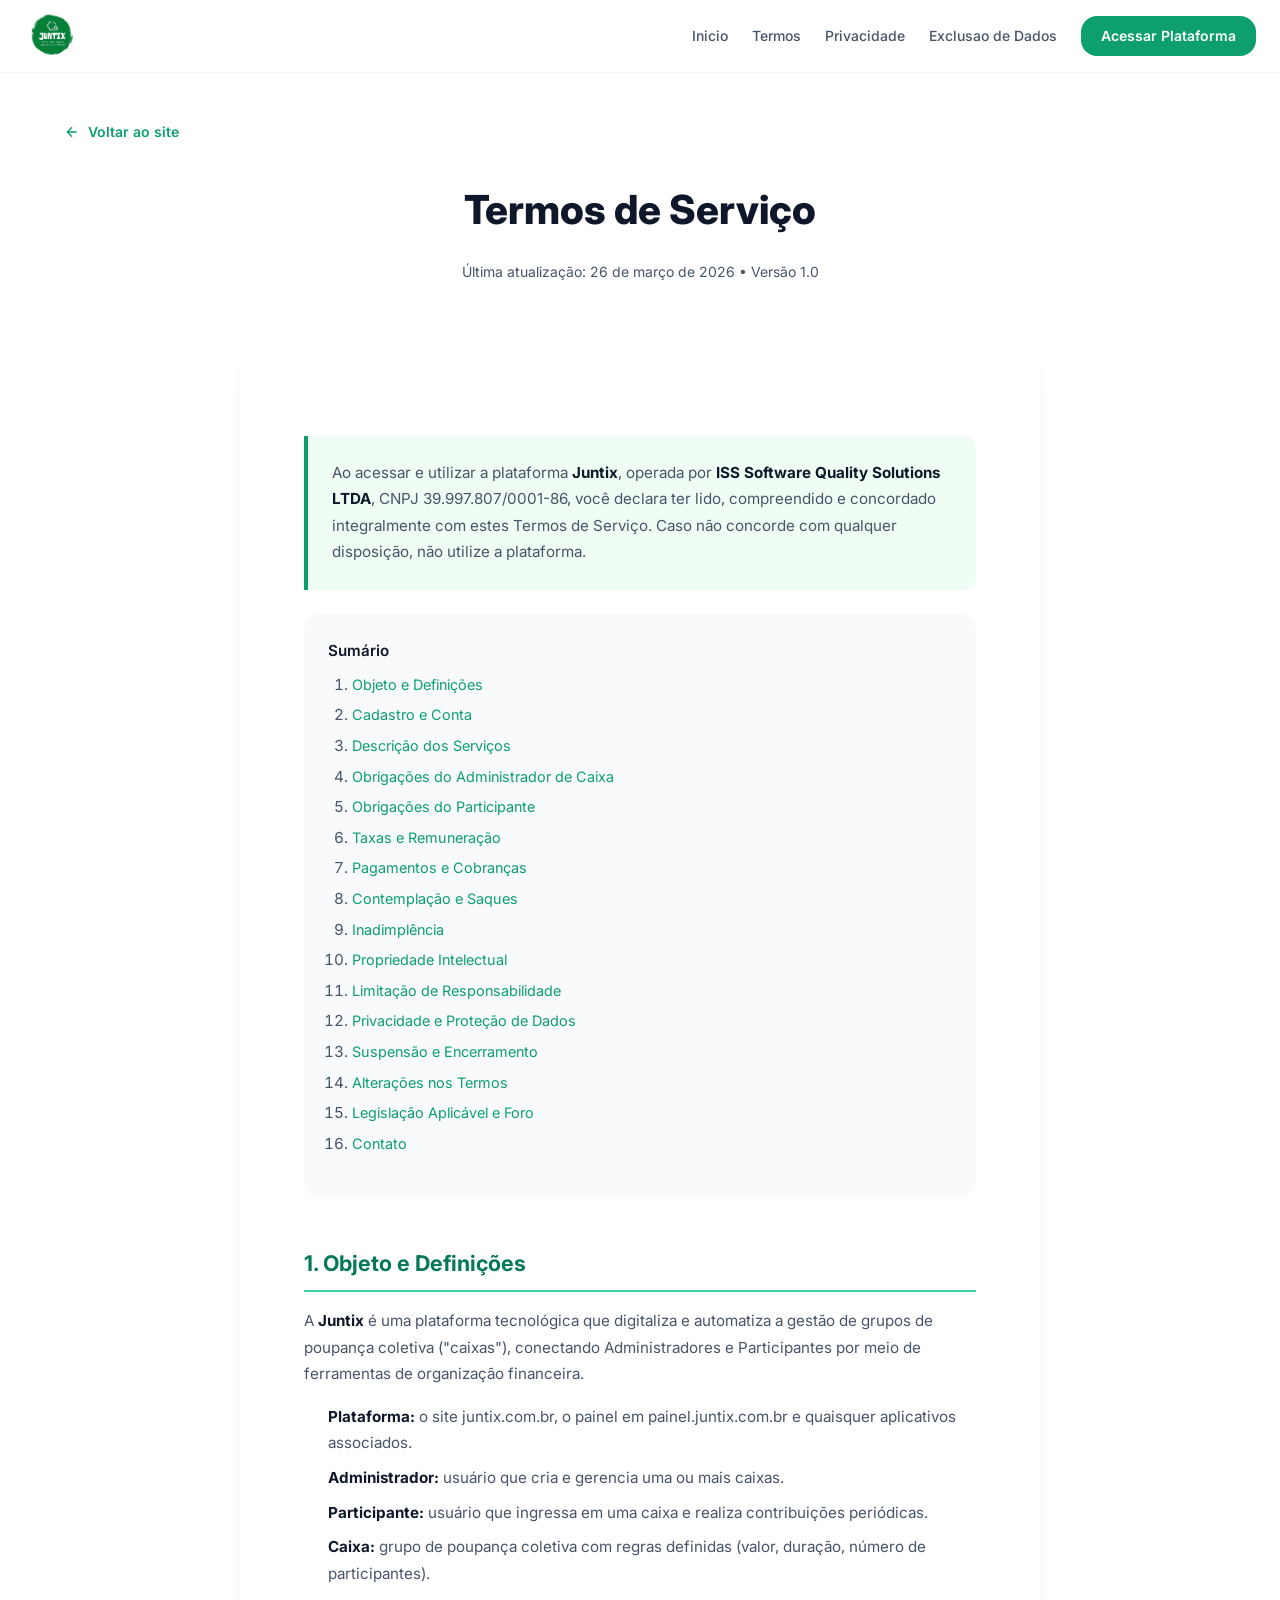
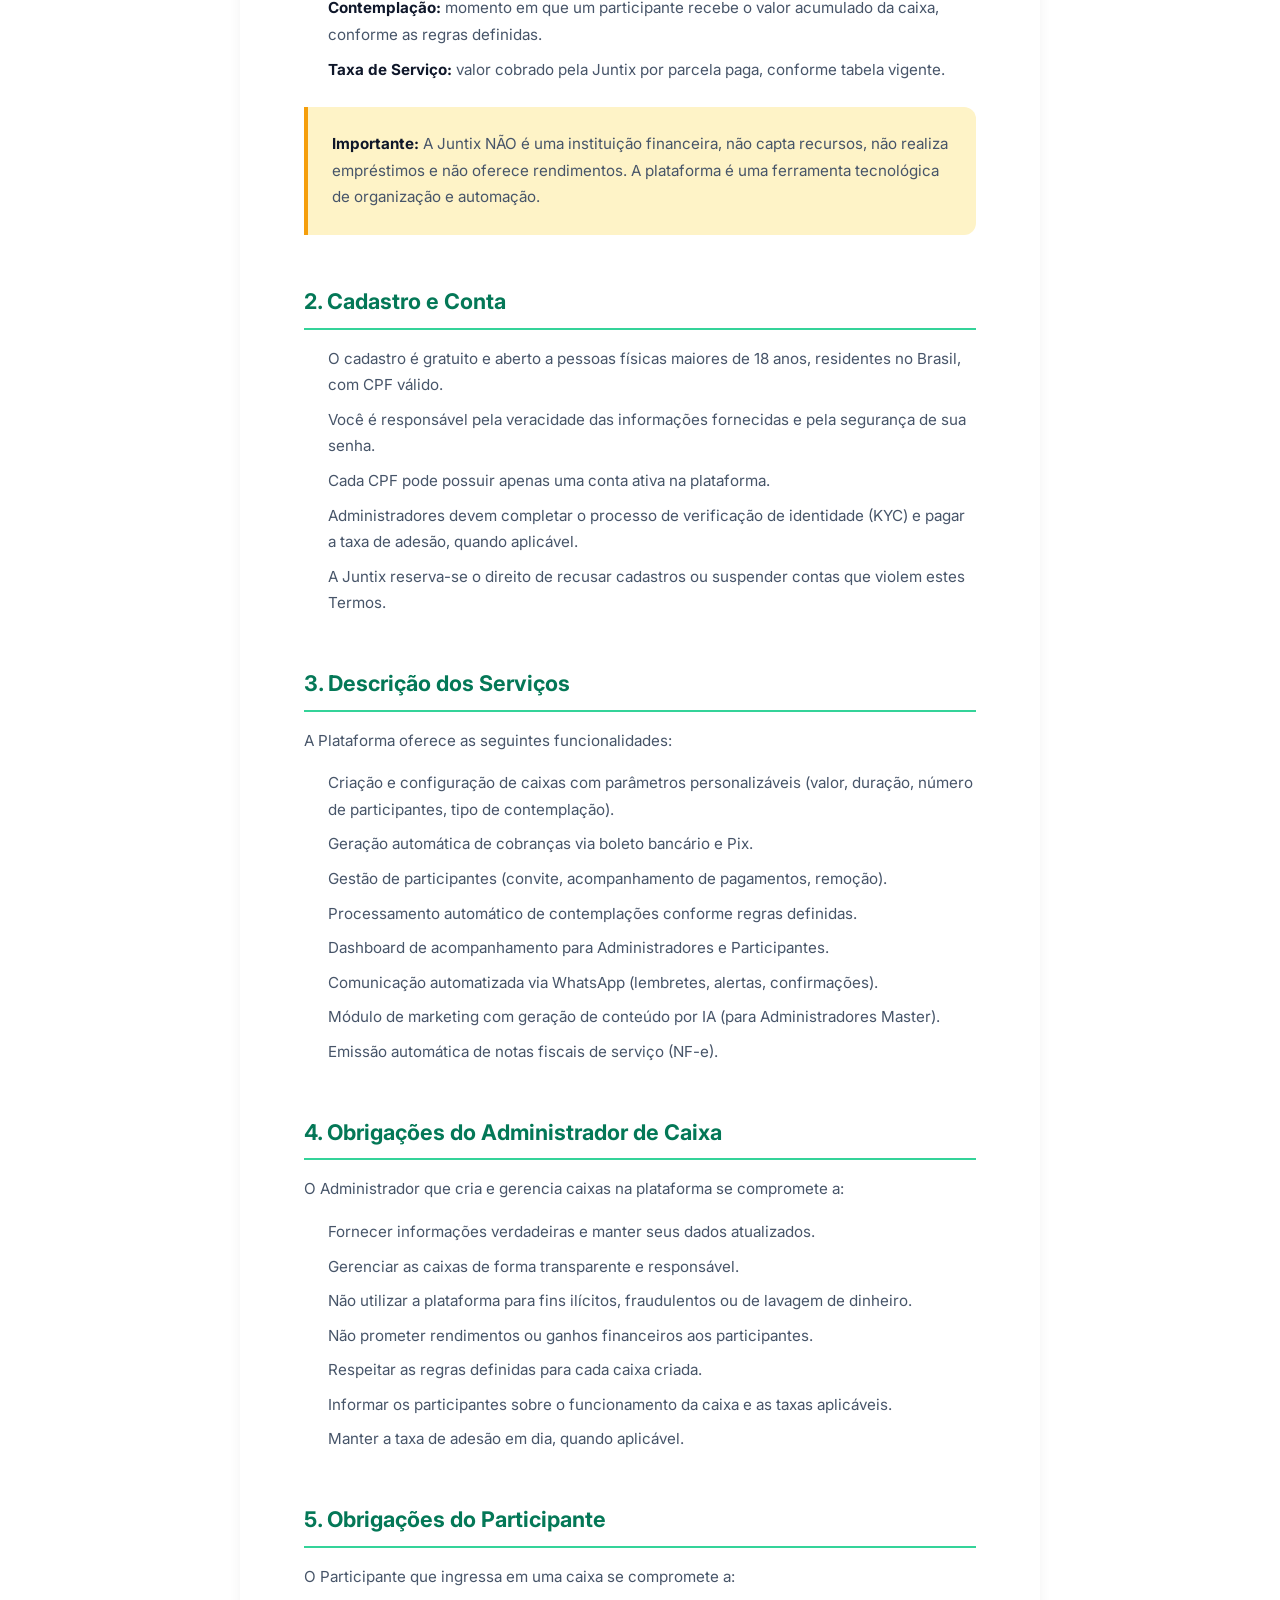
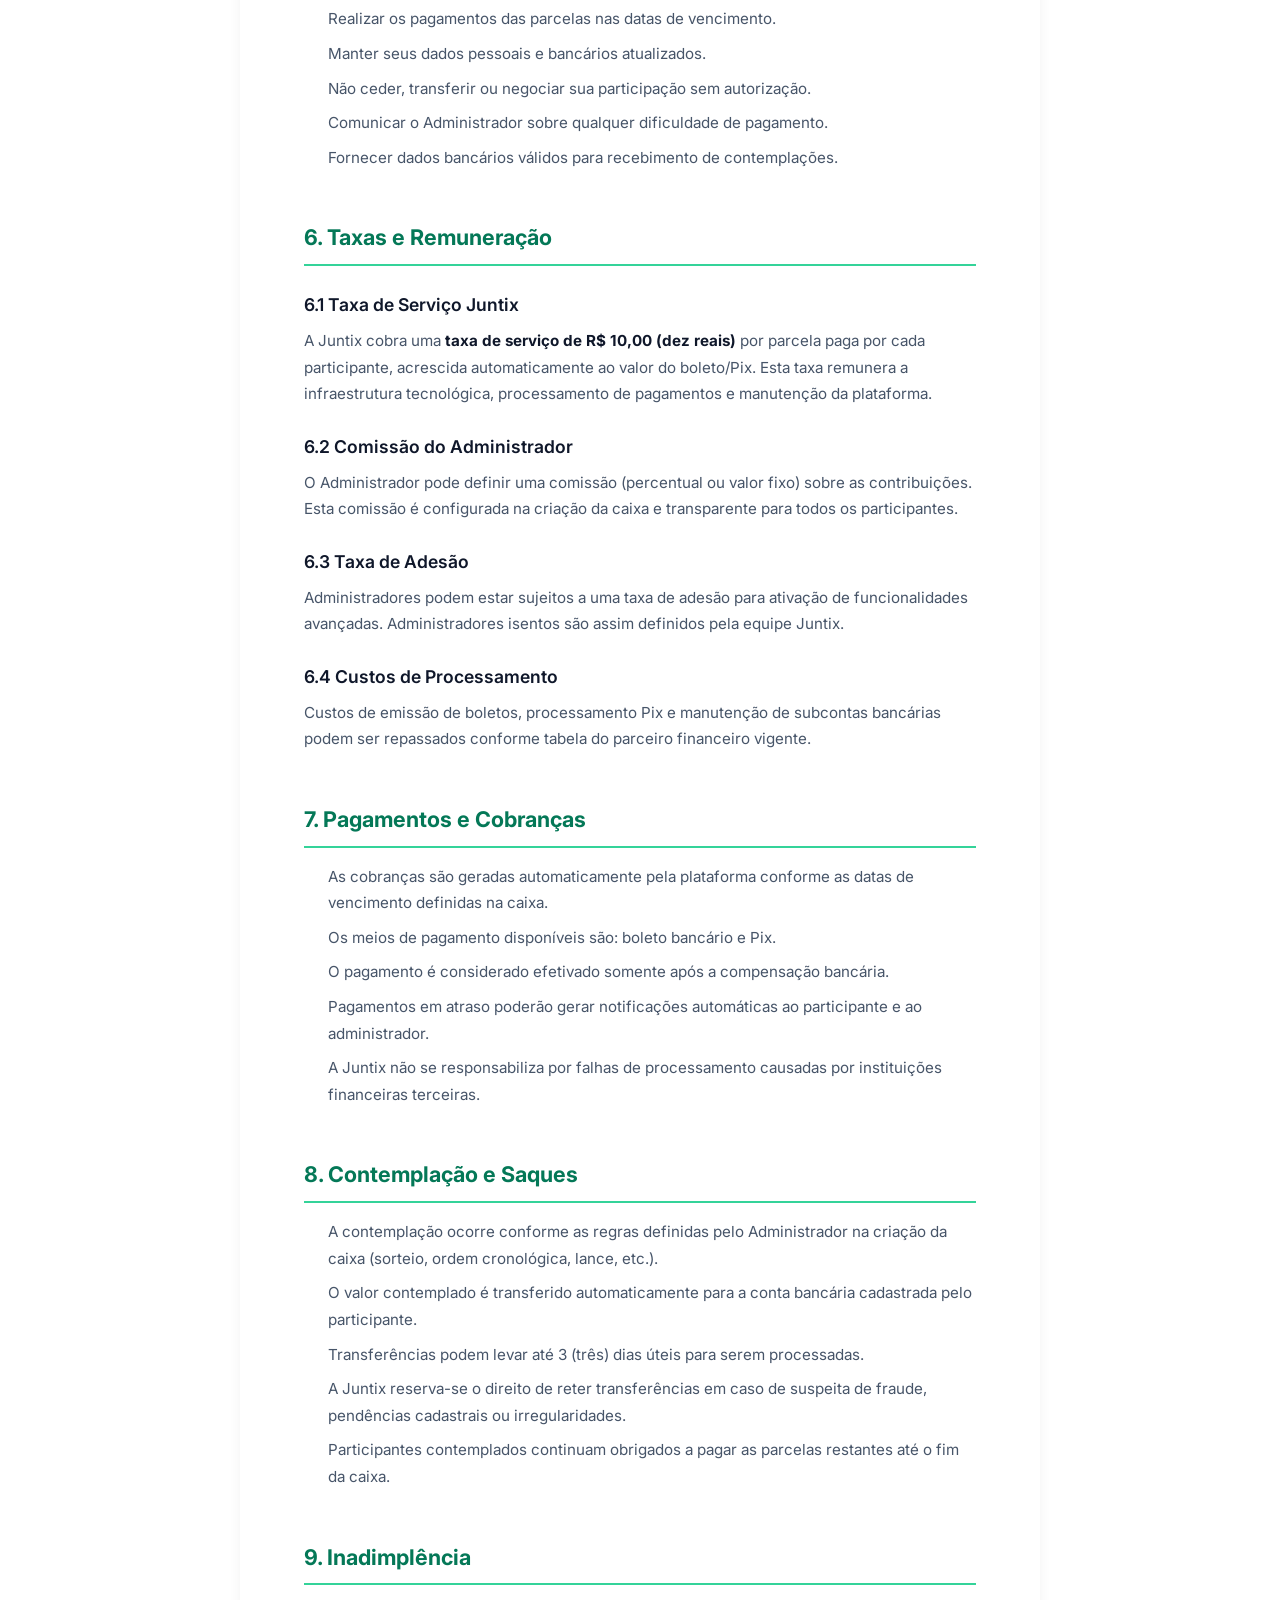
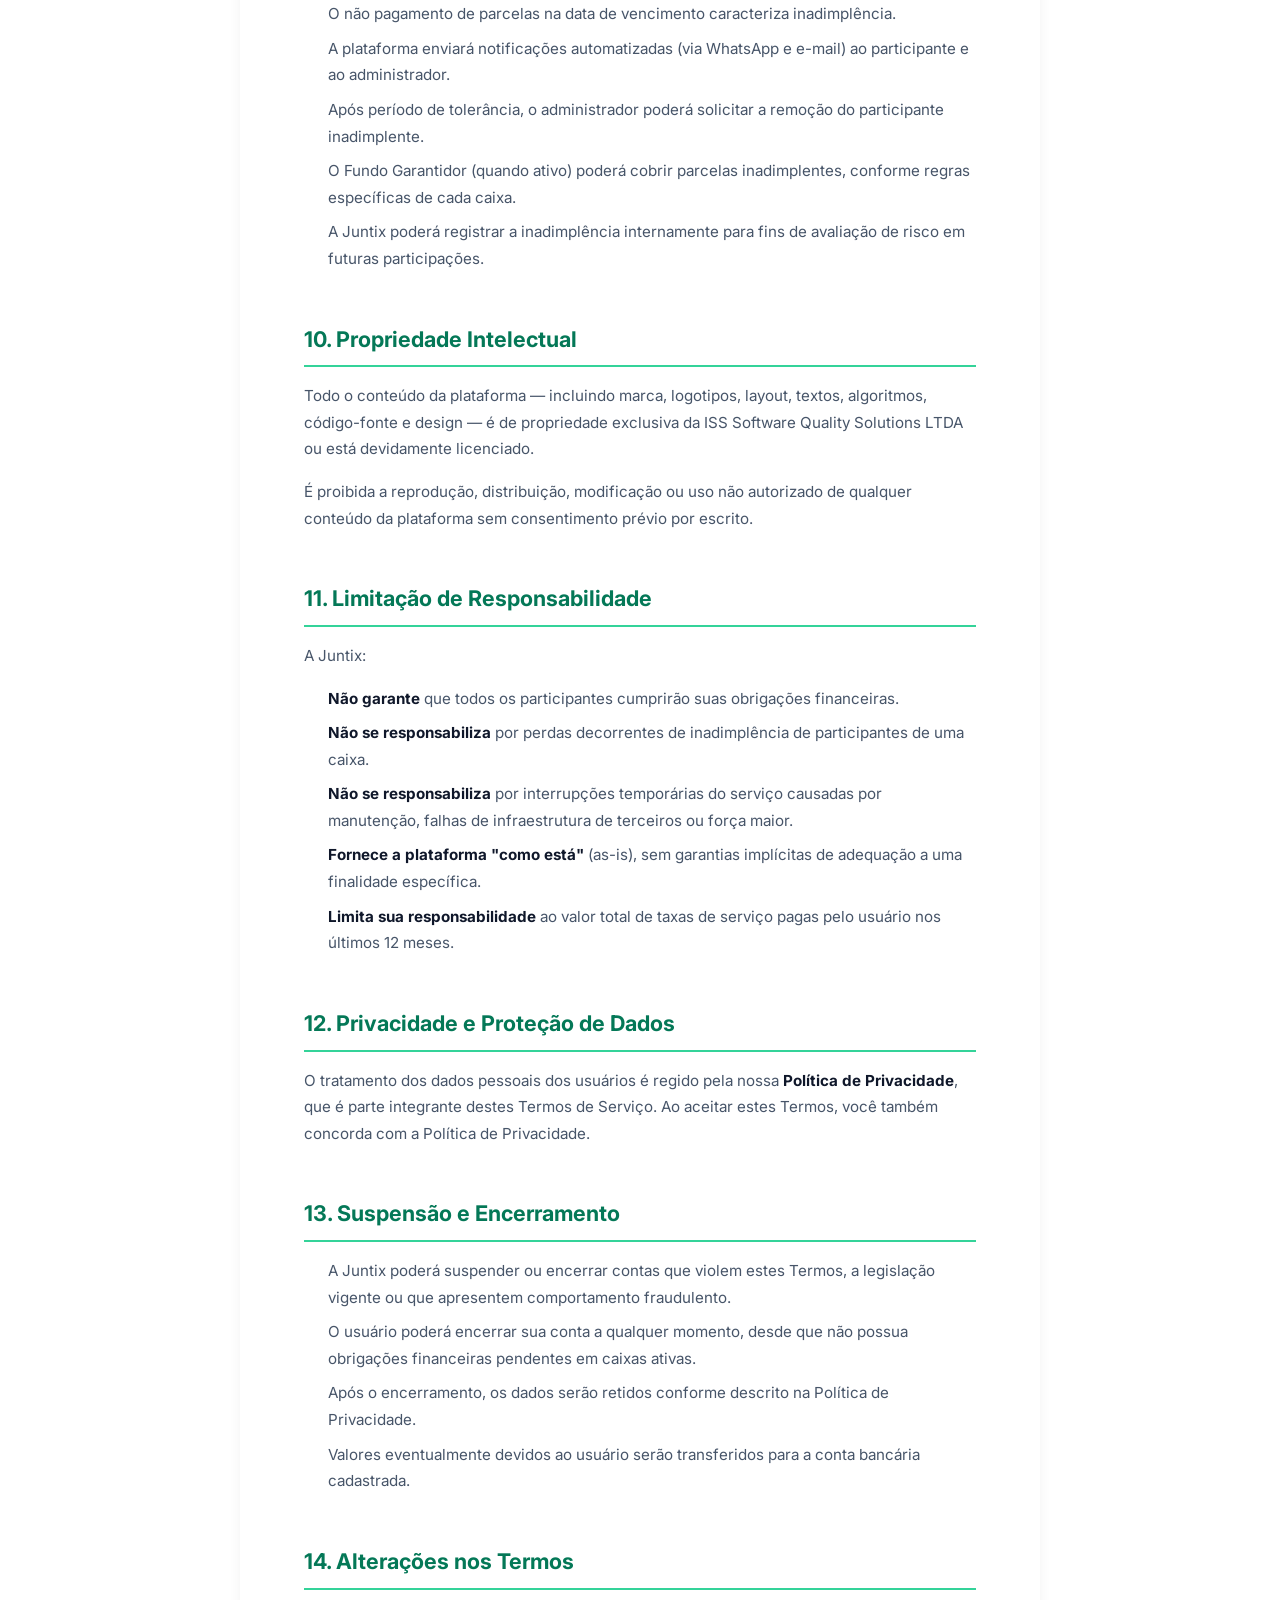
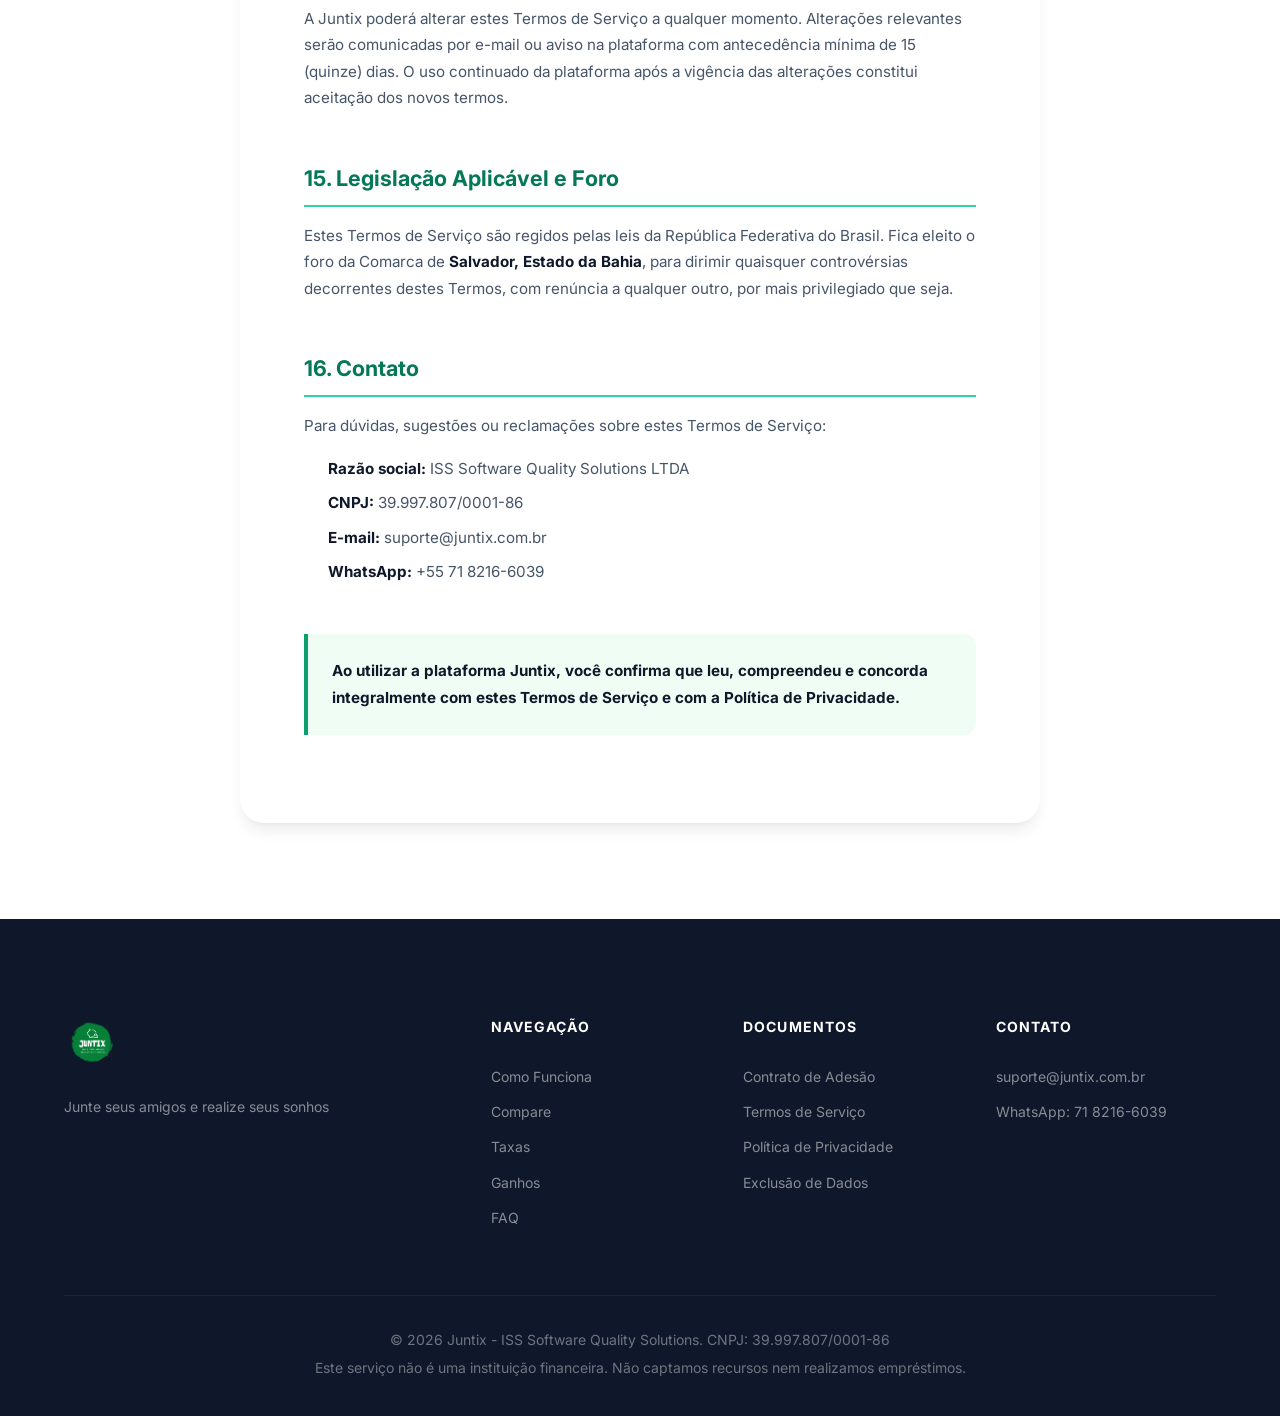
<file: termos-de-servico.html>
<!DOCTYPE html>
<html lang="pt-BR">

<head>
    <meta charset="UTF-8">
    <meta http-equiv="Content-Type" content="text/html; charset=utf-8">
    <meta name="viewport" content="width=device-width, initial-scale=1.0">
    <meta name="description" content="Termos de Serviço da Juntix - Condições de uso da plataforma de poupança coletiva digital.">
    <title>Termos de Serviço - Juntix</title>
    <link rel="preconnect" href="https://fonts.googleapis.com">
    <link rel="preconnect" href="https://fonts.gstatic.com" crossorigin>
    <link href="https://fonts.googleapis.com/css2?family=Inter:wght@300;400;500;600;700;800&display=swap" rel="stylesheet">
    <link rel="stylesheet" href="styles.css?v=20261018">
    <link rel="icon" type="image/png" href="logo/logo_juntix.png">

    <meta property="og:type" content="website">
    <meta property="og:url" content="https://juntix.com.br/termos-de-servico.html">
    <meta property="og:title" content="Termos de Serviço - Juntix">
    <meta property="og:description" content="Termos de Serviço da plataforma Juntix.">

    <style>
        .legal-page {
            padding-top: 120px;
            padding-bottom: var(--space-4xl);
            min-height: 100vh;
        }

        .legal-header {
            text-align: center;
            margin-bottom: var(--space-3xl);
        }

        .legal-header h1 {
            font-size: 2.5rem;
            font-weight: 800;
            color: var(--text-primary);
            margin-bottom: var(--space-md);
        }

        .legal-header .legal-meta {
            color: var(--text-secondary);
            font-size: var(--font-size-sm);
        }

        .legal-content {
            max-width: 800px;
            margin: 0 auto;
            background: var(--bg-white);
            border-radius: var(--radius-2xl);
            padding: var(--space-3xl);
            box-shadow: var(--shadow-lg);
        }

        .legal-content h2 {
            font-size: 1.35rem;
            font-weight: 700;
            color: var(--color-primary-dark);
            margin-top: var(--space-2xl);
            margin-bottom: var(--space-md);
            padding-bottom: var(--space-sm);
            border-bottom: 2px solid var(--color-accent);
        }

        .legal-content h3 {
            font-size: 1.1rem;
            font-weight: 600;
            color: var(--text-primary);
            margin-top: var(--space-lg);
            margin-bottom: var(--space-sm);
        }

        .legal-content p,
        .legal-content li {
            font-size: 0.95rem;
            line-height: 1.75;
            color: var(--text-secondary);
            margin-bottom: var(--space-md);
        }

        .legal-content ul,
        .legal-content ol {
            padding-left: var(--space-lg);
            margin-bottom: var(--space-md);
        }

        .legal-content li {
            margin-bottom: var(--space-sm);
        }

        .legal-content strong {
            color: var(--text-primary);
        }

        .legal-content .highlight-box {
            background: #f0fdf4;
            border-left: 4px solid var(--color-primary);
            padding: var(--space-lg);
            border-radius: 0 var(--radius-md) var(--radius-md) 0;
            margin: var(--space-lg) 0;
        }

        .legal-content .highlight-box p {
            margin-bottom: 0;
        }

        .legal-content .warning-box {
            background: #fef3c7;
            border-left: 4px solid var(--color-warning);
            padding: var(--space-lg);
            border-radius: 0 var(--radius-md) var(--radius-md) 0;
            margin: var(--space-lg) 0;
        }

        .legal-content .warning-box p {
            margin-bottom: 0;
        }

        .legal-back {
            display: inline-flex;
            align-items: center;
            gap: 0.5rem;
            color: var(--color-primary);
            font-weight: 600;
            font-size: var(--font-size-sm);
            margin-bottom: var(--space-xl);
            transition: color var(--transition-fast);
        }

        .legal-back:hover {
            color: var(--color-primary-dark);
        }

        .legal-toc {
            background: var(--bg-light);
            border-radius: var(--radius-lg);
            padding: var(--space-lg);
            margin-bottom: var(--space-2xl);
        }

        .legal-toc h3 {
            margin-top: 0;
            font-size: 0.95rem;
            color: var(--text-primary);
        }

        .legal-toc ol {
            padding-left: var(--space-lg);
        }

        .legal-toc li {
            margin-bottom: var(--space-xs);
        }

        .legal-toc a {
            color: var(--color-primary);
            text-decoration: none;
            font-size: 0.9rem;
        }

        .legal-toc a:hover {
            text-decoration: underline;
        }

        @media (max-width: 768px) {
            .legal-page {
                padding-top: 80px;
            }

            .legal-header h1 {
                font-size: 1.75rem;
            }

            .legal-content {
                padding: var(--space-xl);
            }
        }
    </style>
</head>

<body>
    <!-- Header (fixed) -->
    <header class="header">
        <nav class="nav container">
            <a href="index.html" class="logo">
                <img src="logo/logo_juntix.png" alt="Juntix Logo" class="logo-img" width="40" height="40">
                <span class="logo-text">Juntix</span>
            </a>
            <ul class="nav-links" style="gap: var(--space-lg);">
                <li><a href="index.html">Inicio</a></li>
                <li><a href="termos-de-servico.html">Termos</a></li>
                <li><a href="politica-privacidade.html">Privacidade</a></li>
                <li><a href="exclusao-de-dados.html">Exclusao de Dados</a></li>
                <li><a href="https://painel.juntix.com.br" class="btn btn-nav-cta">Acessar Plataforma</a></li>
            </ul>
        </nav>
    </header>

    <main class="legal-page">
        <div class="container">
            <a href="index.html" class="legal-back">
                <svg width="16" height="16" viewBox="0 0 24 24" fill="none" stroke="currentColor" stroke-width="2">
                    <path d="M19 12H5M12 19l-7-7 7-7" />
                </svg>
                Voltar ao site
            </a>

            <div class="legal-header">
                <h1>Termos de Serviço</h1>
                <p class="legal-meta">Última atualização: 26 de março de 2026 &bull; Versão 1.0</p>
            </div>

            <div class="legal-content">
                <div class="highlight-box">
                    <p>Ao acessar e utilizar a plataforma <strong>Juntix</strong>, operada por <strong>ISS Software Quality Solutions LTDA</strong>, CNPJ 39.997.807/0001-86, você declara ter lido, compreendido e concordado integralmente com estes Termos de Serviço. Caso não concorde com qualquer disposição, não utilize a plataforma.</p>
                </div>

                <!-- Sumário -->
                <div class="legal-toc">
                    <h3>Sumário</h3>
                    <ol>
                        <li><a href="#objeto">Objeto e Definições</a></li>
                        <li><a href="#cadastro">Cadastro e Conta</a></li>
                        <li><a href="#servicos">Descrição dos Serviços</a></li>
                        <li><a href="#administrador">Obrigações do Administrador de Caixa</a></li>
                        <li><a href="#participante">Obrigações do Participante</a></li>
                        <li><a href="#taxas">Taxas e Remuneração</a></li>
                        <li><a href="#pagamentos">Pagamentos e Cobranças</a></li>
                        <li><a href="#contemplacao">Contemplação e Saques</a></li>
                        <li><a href="#inadimplencia">Inadimplência</a></li>
                        <li><a href="#propriedade">Propriedade Intelectual</a></li>
                        <li><a href="#limitacao">Limitação de Responsabilidade</a></li>
                        <li><a href="#privacidade">Privacidade e Proteção de Dados</a></li>
                        <li><a href="#suspensao">Suspensão e Encerramento</a></li>
                        <li><a href="#alteracoes-termos">Alterações nos Termos</a></li>
                        <li><a href="#legislacao">Legislação Aplicável e Foro</a></li>
                        <li><a href="#contato-termos">Contato</a></li>
                    </ol>
                </div>

                <!-- 1 -->
                <h2 id="objeto">1. Objeto e Definições</h2>
                <p>A <strong>Juntix</strong> é uma plataforma tecnológica que digitaliza e automatiza a gestão de grupos de poupança coletiva ("caixas"), conectando Administradores e Participantes por meio de ferramentas de organização financeira.</p>
                <ul>
                    <li><strong>Plataforma:</strong> o site juntix.com.br, o painel em painel.juntix.com.br e quaisquer aplicativos associados.</li>
                    <li><strong>Administrador:</strong> usuário que cria e gerencia uma ou mais caixas.</li>
                    <li><strong>Participante:</strong> usuário que ingressa em uma caixa e realiza contribuições periódicas.</li>
                    <li><strong>Caixa:</strong> grupo de poupança coletiva com regras definidas (valor, duração, número de participantes).</li>
                    <li><strong>Contemplação:</strong> momento em que um participante recebe o valor acumulado da caixa, conforme as regras definidas.</li>
                    <li><strong>Taxa de Serviço:</strong> valor cobrado pela Juntix por parcela paga, conforme tabela vigente.</li>
                </ul>

                <div class="warning-box">
                    <p><strong>Importante:</strong> A Juntix NÃO é uma instituição financeira, não capta recursos, não realiza empréstimos e não oferece rendimentos. A plataforma é uma ferramenta tecnológica de organização e automação.</p>
                </div>

                <!-- 2 -->
                <h2 id="cadastro">2. Cadastro e Conta</h2>
                <ul>
                    <li>O cadastro é gratuito e aberto a pessoas físicas maiores de 18 anos, residentes no Brasil, com CPF válido.</li>
                    <li>Você é responsável pela veracidade das informações fornecidas e pela segurança de sua senha.</li>
                    <li>Cada CPF pode possuir apenas uma conta ativa na plataforma.</li>
                    <li>Administradores devem completar o processo de verificação de identidade (KYC) e pagar a taxa de adesão, quando aplicável.</li>
                    <li>A Juntix reserva-se o direito de recusar cadastros ou suspender contas que violem estes Termos.</li>
                </ul>

                <!-- 3 -->
                <h2 id="servicos">3. Descrição dos Serviços</h2>
                <p>A Plataforma oferece as seguintes funcionalidades:</p>
                <ul>
                    <li>Criação e configuração de caixas com parâmetros personalizáveis (valor, duração, número de participantes, tipo de contemplação).</li>
                    <li>Geração automática de cobranças via boleto bancário e Pix.</li>
                    <li>Gestão de participantes (convite, acompanhamento de pagamentos, remoção).</li>
                    <li>Processamento automático de contemplações conforme regras definidas.</li>
                    <li>Dashboard de acompanhamento para Administradores e Participantes.</li>
                    <li>Comunicação automatizada via WhatsApp (lembretes, alertas, confirmações).</li>
                    <li>Módulo de marketing com geração de conteúdo por IA (para Administradores Master).</li>
                    <li>Emissão automática de notas fiscais de serviço (NF-e).</li>
                </ul>

                <!-- 4 -->
                <h2 id="administrador">4. Obrigações do Administrador de Caixa</h2>
                <p>O Administrador que cria e gerencia caixas na plataforma se compromete a:</p>
                <ul>
                    <li>Fornecer informações verdadeiras e manter seus dados atualizados.</li>
                    <li>Gerenciar as caixas de forma transparente e responsável.</li>
                    <li>Não utilizar a plataforma para fins ilícitos, fraudulentos ou de lavagem de dinheiro.</li>
                    <li>Não prometer rendimentos ou ganhos financeiros aos participantes.</li>
                    <li>Respeitar as regras definidas para cada caixa criada.</li>
                    <li>Informar os participantes sobre o funcionamento da caixa e as taxas aplicáveis.</li>
                    <li>Manter a taxa de adesão em dia, quando aplicável.</li>
                </ul>

                <!-- 5 -->
                <h2 id="participante">5. Obrigações do Participante</h2>
                <p>O Participante que ingressa em uma caixa se compromete a:</p>
                <ul>
                    <li>Realizar os pagamentos das parcelas nas datas de vencimento.</li>
                    <li>Manter seus dados pessoais e bancários atualizados.</li>
                    <li>Não ceder, transferir ou negociar sua participação sem autorização.</li>
                    <li>Comunicar o Administrador sobre qualquer dificuldade de pagamento.</li>
                    <li>Fornecer dados bancários válidos para recebimento de contemplações.</li>
                </ul>

                <!-- 6 -->
                <h2 id="taxas">6. Taxas e Remuneração</h2>
                <h3>6.1 Taxa de Serviço Juntix</h3>
                <p>A Juntix cobra uma <strong>taxa de serviço de R$ 10,00 (dez reais)</strong> por parcela paga por cada participante, acrescida automaticamente ao valor do boleto/Pix. Esta taxa remunera a infraestrutura tecnológica, processamento de pagamentos e manutenção da plataforma.</p>

                <h3>6.2 Comissão do Administrador</h3>
                <p>O Administrador pode definir uma comissão (percentual ou valor fixo) sobre as contribuições. Esta comissão é configurada na criação da caixa e transparente para todos os participantes.</p>

                <h3>6.3 Taxa de Adesão</h3>
                <p>Administradores podem estar sujeitos a uma taxa de adesão para ativação de funcionalidades avançadas. Administradores isentos são assim definidos pela equipe Juntix.</p>

                <h3>6.4 Custos de Processamento</h3>
                <p>Custos de emissão de boletos, processamento Pix e manutenção de subcontas bancárias podem ser repassados conforme tabela do parceiro financeiro vigente.</p>

                <!-- 7 -->
                <h2 id="pagamentos">7. Pagamentos e Cobranças</h2>
                <ul>
                    <li>As cobranças são geradas automaticamente pela plataforma conforme as datas de vencimento definidas na caixa.</li>
                    <li>Os meios de pagamento disponíveis são: boleto bancário e Pix.</li>
                    <li>O pagamento é considerado efetivado somente após a compensação bancária.</li>
                    <li>Pagamentos em atraso poderão gerar notificações automáticas ao participante e ao administrador.</li>
                    <li>A Juntix não se responsabiliza por falhas de processamento causadas por instituições financeiras terceiras.</li>
                </ul>

                <!-- 8 -->
                <h2 id="contemplacao">8. Contemplação e Saques</h2>
                <ul>
                    <li>A contemplação ocorre conforme as regras definidas pelo Administrador na criação da caixa (sorteio, ordem cronológica, lance, etc.).</li>
                    <li>O valor contemplado é transferido automaticamente para a conta bancária cadastrada pelo participante.</li>
                    <li>Transferências podem levar até 3 (três) dias úteis para serem processadas.</li>
                    <li>A Juntix reserva-se o direito de reter transferências em caso de suspeita de fraude, pendências cadastrais ou irregularidades.</li>
                    <li>Participantes contemplados continuam obrigados a pagar as parcelas restantes até o fim da caixa.</li>
                </ul>

                <!-- 9 -->
                <h2 id="inadimplencia">9. Inadimplência</h2>
                <ul>
                    <li>O não pagamento de parcelas na data de vencimento caracteriza inadimplência.</li>
                    <li>A plataforma enviará notificações automatizadas (via WhatsApp e e-mail) ao participante e ao administrador.</li>
                    <li>Após período de tolerância, o administrador poderá solicitar a remoção do participante inadimplente.</li>
                    <li>O Fundo Garantidor (quando ativo) poderá cobrir parcelas inadimplentes, conforme regras específicas de cada caixa.</li>
                    <li>A Juntix poderá registrar a inadimplência internamente para fins de avaliação de risco em futuras participações.</li>
                </ul>

                <!-- 10 -->
                <h2 id="propriedade">10. Propriedade Intelectual</h2>
                <p>Todo o conteúdo da plataforma — incluindo marca, logotipos, layout, textos, algoritmos, código-fonte e design — é de propriedade exclusiva da ISS Software Quality Solutions LTDA ou está devidamente licenciado.</p>
                <p>É proibida a reprodução, distribuição, modificação ou uso não autorizado de qualquer conteúdo da plataforma sem consentimento prévio por escrito.</p>

                <!-- 11 -->
                <h2 id="limitacao">11. Limitação de Responsabilidade</h2>
                <p>A Juntix:</p>
                <ul>
                    <li><strong>Não garante</strong> que todos os participantes cumprirão suas obrigações financeiras.</li>
                    <li><strong>Não se responsabiliza</strong> por perdas decorrentes de inadimplência de participantes de uma caixa.</li>
                    <li><strong>Não se responsabiliza</strong> por interrupções temporárias do serviço causadas por manutenção, falhas de infraestrutura de terceiros ou força maior.</li>
                    <li><strong>Fornece a plataforma "como está"</strong> (as-is), sem garantias implícitas de adequação a uma finalidade específica.</li>
                    <li><strong>Limita sua responsabilidade</strong> ao valor total de taxas de serviço pagas pelo usuário nos últimos 12 meses.</li>
                </ul>

                <!-- 12 -->
                <h2 id="privacidade">12. Privacidade e Proteção de Dados</h2>
                <p>O tratamento dos dados pessoais dos usuários é regido pela nossa <a href="politica-privacidade.html"><strong>Política de Privacidade</strong></a>, que é parte integrante destes Termos de Serviço. Ao aceitar estes Termos, você também concorda com a Política de Privacidade.</p>

                <!-- 13 -->
                <h2 id="suspensao">13. Suspensão e Encerramento</h2>
                <ul>
                    <li>A Juntix poderá suspender ou encerrar contas que violem estes Termos, a legislação vigente ou que apresentem comportamento fraudulento.</li>
                    <li>O usuário poderá encerrar sua conta a qualquer momento, desde que não possua obrigações financeiras pendentes em caixas ativas.</li>
                    <li>Após o encerramento, os dados serão retidos conforme descrito na Política de Privacidade.</li>
                    <li>Valores eventualmente devidos ao usuário serão transferidos para a conta bancária cadastrada.</li>
                </ul>

                <!-- 14 -->
                <h2 id="alteracoes-termos">14. Alterações nos Termos</h2>
                <p>A Juntix poderá alterar estes Termos de Serviço a qualquer momento. Alterações relevantes serão comunicadas por e-mail ou aviso na plataforma com antecedência mínima de 15 (quinze) dias. O uso continuado da plataforma após a vigência das alterações constitui aceitação dos novos termos.</p>

                <!-- 15 -->
                <h2 id="legislacao">15. Legislação Aplicável e Foro</h2>
                <p>Estes Termos de Serviço são regidos pelas leis da República Federativa do Brasil. Fica eleito o foro da Comarca de <strong>Salvador, Estado da Bahia</strong>, para dirimir quaisquer controvérsias decorrentes destes Termos, com renúncia a qualquer outro, por mais privilegiado que seja.</p>

                <!-- 16 -->
                <h2 id="contato-termos">16. Contato</h2>
                <p>Para dúvidas, sugestões ou reclamações sobre estes Termos de Serviço:</p>
                <ul>
                    <li><strong>Razão social:</strong> ISS Software Quality Solutions LTDA</li>
                    <li><strong>CNPJ:</strong> 39.997.807/0001-86</li>
                    <li><strong>E-mail:</strong> <a href="mailto:suporte@juntix.com.br">suporte@juntix.com.br</a></li>
                    <li><strong>WhatsApp:</strong> <a href="https://wa.me/557182166039?text=Oi%20Juntix!">+55 71 8216-6039</a></li>
                </ul>

                <div class="highlight-box" style="margin-top: var(--space-2xl);">
                    <p><strong>Ao utilizar a plataforma Juntix, você confirma que leu, compreendeu e concorda integralmente com estes Termos de Serviço e com a Política de Privacidade.</strong></p>
                </div>
            </div>
        </div>
    </main>

    <!-- Footer -->
    <footer class="footer">
        <div class="container">
            <div class="footer-content">
                <div class="footer-brand">
                    <a href="index.html" class="logo">
                        <img src="logo/logo_juntix.png" alt="Juntix Logo" class="logo-img" loading="lazy">
                        <span class="logo-text">Juntix</span>
                    </a>
                    <p>Junte seus amigos e realize seus sonhos</p>
                </div>
                <div class="footer-links">
                    <div class="footer-col">
                        <h4>Navegação</h4>
                        <ul>
                            <li><a href="index.html#como-funciona">Como Funciona</a></li>
                            <li><a href="index.html#compare">Compare</a></li>
                            <li><a href="index.html#taxas">Taxas</a></li>
                            <li><a href="index.html#ganhos">Ganhos</a></li>
                            <li><a href="index.html#faq">FAQ</a></li>
                        </ul>
                    </div>
                    <div class="footer-col">
                        <h4>Documentos</h4>
                        <ul>
                            <li><a href="https://drive.google.com/file/d/1WUZXJ4b6QgOiDSyBIy6LChHJAOiTYGX5/view?usp=sharing" target="_blank">Contrato de Adesão</a></li>
                            <li><a href="termos-de-servico.html">Termos de Serviço</a></li>
                            <li><a href="politica-privacidade.html">Política de Privacidade</a></li>
                            <li><a href="exclusao-de-dados.html">Exclusão de Dados</a></li>
                        </ul>
                    </div>
                    <div class="footer-col">
                        <h4>Contato</h4>
                        <ul>
                            <li><a href="mailto:suporte@juntix.com.br">suporte@juntix.com.br</a></li>
                            <li><a href="https://wa.me/557182166039?text=Oi%20Juntix!">WhatsApp: 71 8216-6039</a></li>
                        </ul>
                    </div>
                </div>
            </div>
            <div class="footer-bottom">
                <p>&copy; 2026 Juntix - ISS Software Quality Solutions. CNPJ: 39.997.807/0001-86</p>
                <p>Este serviço não é uma instituição financeira. Não captamos recursos nem realizamos empréstimos.</p>
            </div>
        </div>
    </footer>
</body>

</html>
</file>
<file: styles.css>
/* ===== JUNTIX LANDING PAGE - PREMIUM STYLES ===== */

/* === Design System Variables === */
:root {
    /* Colors */
    --color-primary: #0D9F6E;
    --color-primary-dark: #047857;
    --color-primary-light: #10B981;
    --color-primary-lighter: #6EE7B7;
    --color-secondary: #065F46;
    --color-accent: #34D399;
    --color-gold: #FBBF24;
    --color-gold-dark: #D97706;

    /* Gradients */
    --gradient-primary: linear-gradient(135deg, #047857 0%, #0D9F6E 50%, #10B981 100%);
    --gradient-hero: linear-gradient(160deg, #022c22 0%, #064e3b 30%, #047857 60%, #0D9F6E 100%);
    --gradient-dark: linear-gradient(160deg, #0f172a 0%, #1e293b 50%, #0f172a 100%);
    --gradient-admin: linear-gradient(160deg, #1a1a2e 0%, #16213e 50%, #0f3460 100%);
    --gradient-cta: linear-gradient(135deg, #047857 0%, #0D9F6E 40%, #10B981 100%);
    --gradient-gold: linear-gradient(135deg, #FBBF24 0%, #F59E0B 100%);
    --gradient-text: linear-gradient(135deg, #FBBF24 0%, #F59E0B 50%, #FBBF24 100%);

    /* Text Colors */
    --text-primary: #0f172a;
    --text-secondary: #475569;
    --text-light: #94a3b8;
    --text-white: #FFFFFF;

    /* Background Colors */
    --bg-white: #FFFFFF;
    --bg-light: #f8fafc;
    --bg-dark: #0f172a;
    --bg-card: rgba(255, 255, 255, 0.98);

    /* Status Colors */
    --color-success: #10B981;
    --color-success-light: #D1FAE5;
    --color-warning: #F59E0B;
    --color-warning-light: #FEF3C7;
    --color-danger: #EF4444;
    --color-danger-light: #FEE2E2;

    /* Spacing */
    --space-xs: 0.25rem;
    --space-sm: 0.5rem;
    --space-md: 1rem;
    --space-lg: 1.5rem;
    --space-xl: 2rem;
    --space-2xl: 3rem;
    --space-3xl: 4rem;
    --space-4xl: 6rem;
    --space-5xl: 8rem;

    /* Border Radius */
    --radius-sm: 0.5rem;
    --radius-md: 0.75rem;
    --radius-lg: 1rem;
    --radius-xl: 1.25rem;
    --radius-2xl: 1.5rem;
    --radius-3xl: 2rem;
    --radius-full: 9999px;

    /* Shadows */
    --shadow-sm: 0 1px 2px rgba(0, 0, 0, 0.04);
    --shadow-md: 0 4px 6px -1px rgba(0, 0, 0, 0.07), 0 2px 4px -2px rgba(0, 0, 0, 0.05);
    --shadow-lg: 0 10px 15px -3px rgba(0, 0, 0, 0.08), 0 4px 6px -4px rgba(0, 0, 0, 0.04);
    --shadow-xl: 0 20px 25px -5px rgba(0, 0, 0, 0.08), 0 8px 10px -6px rgba(0, 0, 0, 0.04);
    --shadow-2xl: 0 25px 50px -12px rgba(0, 0, 0, 0.15);
    --shadow-glow: 0 0 60px rgba(13, 159, 110, 0.25);
    --shadow-glow-gold: 0 0 60px rgba(251, 191, 36, 0.2);
    --shadow-card: 0 0 0 1px rgba(0, 0, 0, 0.03), 0 2px 4px rgba(0, 0, 0, 0.04), 0 12px 24px rgba(0, 0, 0, 0.06);

    /* Transitions */
    --transition-fast: 150ms cubic-bezier(0.4, 0, 0.2, 1);
    --transition-normal: 300ms cubic-bezier(0.4, 0, 0.2, 1);
    --transition-slow: 500ms cubic-bezier(0.4, 0, 0.2, 1);
    --transition-spring: 600ms cubic-bezier(0.34, 1.56, 0.64, 1);

    /* Typography */
    --font-family: 'Inter', -apple-system, BlinkMacSystemFont, 'Segoe UI', Roboto, sans-serif;
    --font-size-xs: 0.75rem;
    --font-size-sm: 0.875rem;
    --font-size-md: 1rem;
    --font-size-lg: 1.125rem;
    --font-size-xl: 1.25rem;
    --font-size-2xl: 1.5rem;
    --font-size-3xl: 2rem;
    --font-size-4xl: 2.5rem;
    --font-size-5xl: 3.5rem;
    --font-size-6xl: 4.5rem;
}

/* === Reset & Base === */
*,
*::before,
*::after {
    margin: 0;
    padding: 0;
    box-sizing: border-box;
}

html {
    scroll-behavior: smooth;
    font-size: 16px;
    -webkit-font-smoothing: antialiased;
    -moz-osx-font-smoothing: grayscale;
    overflow-x: hidden;
    width: 100%;
}

body {
    font-family: var(--font-family);
    font-size: var(--font-size-md);
    line-height: 1.7;
    color: var(--text-primary);
    background-color: var(--bg-white);
    overflow-x: hidden;
    width: 100%;
    max-width: 100vw;
}

img {
    max-width: 100%;
    height: auto;
    display: block;
}

a {
    text-decoration: none;
    color: inherit;
    transition: color var(--transition-fast);
}

ul {
    list-style: none;
}

button {
    border: none;
    background: none;
    cursor: pointer;
    font-family: inherit;
}

/* === Cursor Glow === */
.cursor-glow {
    position: fixed;
    width: 400px;
    height: 400px;
    border-radius: 50%;
    background: radial-gradient(circle, rgba(13, 159, 110, 0.06) 0%, transparent 70%);
    pointer-events: none;
    z-index: 9999;
    transform: translate(-50%, -50%);
    transition: opacity 0.3s ease;
    opacity: 0;
}

body:hover .cursor-glow {
    opacity: 1;
}

/* === Container === */
.container {
    width: 100%;
    max-width: 1200px;
    margin: 0 auto;
    padding: 0 var(--space-lg);
}

/* === Section === */
.section {
    padding: var(--space-5xl) 0;
    position: relative;
    overflow-x: hidden;
}

.section-white {
    background-color: var(--bg-white);
    overflow-x: hidden;
}

.section-light {
    background-color: var(--bg-light);
    overflow-x: hidden;
}

.section-dark {
    background: var(--gradient-dark);
    overflow: hidden;
}

.section-gradient {
    background: var(--gradient-primary);
    overflow: hidden;
}

.section-gradient-dark {
    background: var(--gradient-admin);
    overflow: hidden;
}

.section-header {
    text-align: center;
    margin-bottom: var(--space-4xl);
}

.section-badge {
    display: inline-flex;
    align-items: center;
    padding: 6px 16px;
    background: var(--color-success-light);
    color: var(--color-primary-dark);
    border-radius: var(--radius-full);
    font-size: var(--font-size-sm);
    font-weight: 600;
    letter-spacing: 0.02em;
    margin-bottom: var(--space-lg);
}

.section-badge-dark {
    background: rgba(16, 185, 129, 0.15);
    color: var(--color-accent);
}

.section-badge-light {
    background: rgba(255, 255, 255, 0.15);
    color: rgba(255, 255, 255, 0.9);
}

.section-badge-gold {
    background: rgba(251, 191, 36, 0.15);
    color: var(--color-gold);
}

.section-title {
    font-size: var(--font-size-4xl);
    font-weight: 800;
    color: var(--text-primary);
    margin-bottom: var(--space-md);
    line-height: 1.2;
    letter-spacing: -0.02em;
}

.section-title.light {
    color: var(--text-white);
}

.section-subtitle {
    font-size: var(--font-size-lg);
    color: var(--text-secondary);
    max-width: 640px;
    margin: 0 auto;
    line-height: 1.7;
}

.section-subtitle.light {
    color: rgba(255, 255, 255, 0.75);
}

/* === Header === */
.header {
    position: fixed;
    top: 0;
    left: 0;
    right: 0;
    z-index: 1000;
    background: rgba(255, 255, 255, 0.8);
    backdrop-filter: blur(20px);
    -webkit-backdrop-filter: blur(20px);
    border-bottom: 1px solid rgba(0, 0, 0, 0.04);
    transition: all var(--transition-normal);
}

.header.scrolled {
    background: rgba(255, 255, 255, 0.95);
    box-shadow: 0 1px 30px rgba(0, 0, 0, 0.06);
}

.nav {
    display: flex;
    align-items: center;
    justify-content: space-between;
    height: 72px;
}

.logo {
    display: flex;
    align-items: center;
    gap: var(--space-sm);
}

.logo-img {
    width: 40px;
    height: 40px;
    object-fit: contain;
}

.logo-text {
    font-size: var(--font-size-xl);
    font-weight: 800;
    color: var(--color-primary);
    letter-spacing: -0.02em;
}

.nav-links {
    display: flex;
    align-items: center;
    gap: var(--space-lg);
}

.nav-links a {
    font-size: var(--font-size-sm);
    font-weight: 500;
    color: var(--text-secondary);
    transition: color var(--transition-fast);
    position: relative;
}

.nav-links a:not(.btn):hover {
    color: var(--color-primary);
}

.nav-links a:not(.btn)::after {
    content: '';
    position: absolute;
    bottom: -4px;
    left: 0;
    width: 0;
    height: 2px;
    background: var(--color-primary);
    border-radius: 1px;
    transition: width var(--transition-normal);
}

.nav-links a:not(.btn):hover::after,
.nav-links a:not(.btn).active::after {
    width: 100%;
}

.btn-nav-cta {
    background: var(--color-primary) !important;
    color: var(--text-white) !important;
    padding: 8px 20px !important;
    border-radius: var(--radius-lg) !important;
    font-weight: 600 !important;
    transition: all var(--transition-normal) !important;
}

.btn-nav-cta:hover {
    background: var(--color-primary-dark) !important;
    transform: translateY(-1px);
    box-shadow: 0 4px 12px rgba(13, 159, 110, 0.3);
}

.btn-nav-cta::after {
    display: none !important;
}

.mobile-menu-btn {
    display: none;
    flex-direction: column;
    gap: 6px;
    padding: var(--space-sm);
    z-index: 10;
}

.mobile-menu-btn span {
    display: block;
    width: 24px;
    height: 2px;
    background-color: var(--text-primary);
    transition: all var(--transition-normal);
    border-radius: 2px;
}

/* === Buttons === */
.btn {
    display: inline-flex;
    align-items: center;
    justify-content: center;
    gap: var(--space-sm);
    padding: 10px 24px;
    font-size: var(--font-size-sm);
    font-weight: 600;
    border-radius: var(--radius-lg);
    transition: all var(--transition-normal);
    cursor: pointer;
    position: relative;
    overflow: hidden;
}

.btn-lg {
    padding: 14px 32px;
    font-size: var(--font-size-md);
    border-radius: var(--radius-xl);
}

.btn-glow {
    background: var(--color-primary);
    color: var(--text-white);
    box-shadow: 0 4px 15px rgba(13, 159, 110, 0.3);
}

.btn-glow:hover {
    background: var(--color-primary-dark);
    transform: translateY(-2px);
    box-shadow: 0 8px 30px rgba(13, 159, 110, 0.4);
}

.btn-glow::after {
    content: '';
    position: absolute;
    inset: 0;
    background: linear-gradient(135deg, rgba(255, 255, 255, 0.2) 0%, transparent 50%);
    opacity: 0;
    transition: opacity var(--transition-normal);
}

.btn-glow:hover::after {
    opacity: 1;
}

.btn-outline-hero {
    background: transparent;
    color: var(--text-white);
    border: 2px solid rgba(255, 255, 255, 0.25);
}

.btn-outline-hero:hover {
    background: rgba(255, 255, 255, 0.1);
    border-color: rgba(255, 255, 255, 0.5);
    transform: translateY(-2px);
}

.btn-ghost-hero {
    background: rgba(255, 255, 255, 0.08);
    color: var(--text-white);
    border: 1px solid rgba(255, 255, 255, 0.12);
}

.btn-ghost-hero:hover {
    background: rgba(255, 255, 255, 0.15);
    border-color: rgba(255, 255, 255, 0.3);
    transform: translateY(-2px);
}

.btn-white-bold {
    background: var(--bg-white);
    color: var(--color-primary-dark);
    font-weight: 700;
    box-shadow: 0 4px 15px rgba(0, 0, 0, 0.1);
}

.btn-white-bold:hover {
    transform: translateY(-2px);
    box-shadow: 0 8px 30px rgba(0, 0, 0, 0.15);
}

.btn-gold {
    background: var(--gradient-gold);
    color: #1a1a2e;
    font-weight: 700;
    box-shadow: 0 4px 15px rgba(251, 191, 36, 0.3);
}

.btn-gold:hover {
    transform: translateY(-2px);
    box-shadow: 0 8px 30px rgba(251, 191, 36, 0.4);
}

/* === Hero Section === */
.hero {
    position: relative;
    min-height: 100vh;
    display: flex;
    align-items: center;
    padding-top: 72px;
    overflow: hidden;
    background: var(--gradient-hero);
}

.hero-bg-effects {
    position: absolute;
    inset: 0;
    overflow: hidden;
    z-index: 0;
}

.hero-orb {
    position: absolute;
    border-radius: 50%;
    filter: blur(80px);
    opacity: 0.4;
}

.hero-orb-1 {
    width: 600px;
    height: 600px;
    background: rgba(16, 185, 129, 0.3);
    top: -200px;
    right: -100px;
    animation: orbFloat 20s ease-in-out infinite;
}

.hero-orb-2 {
    width: 400px;
    height: 400px;
    background: rgba(251, 191, 36, 0.15);
    bottom: -100px;
    left: -50px;
    animation: orbFloat 15s ease-in-out infinite reverse;
}

.hero-orb-3 {
    width: 300px;
    height: 300px;
    background: rgba(52, 211, 153, 0.2);
    top: 50%;
    left: 50%;
    transform: translate(-50%, -50%);
    animation: orbFloat 25s ease-in-out infinite;
}

.hero-grid-pattern {
    position: absolute;
    inset: 0;
    background-image:
        linear-gradient(rgba(255, 255, 255, 0.03) 1px, transparent 1px),
        linear-gradient(90deg, rgba(255, 255, 255, 0.03) 1px, transparent 1px);
    background-size: 60px 60px;
    mask-image: radial-gradient(ellipse at center, black 30%, transparent 70%);
    -webkit-mask-image: radial-gradient(ellipse at center, black 30%, transparent 70%);
}

@keyframes orbFloat {
    0%, 100% { transform: translate(0, 0) scale(1); }
    25% { transform: translate(30px, -40px) scale(1.05); }
    50% { transform: translate(-20px, 20px) scale(0.95); }
    75% { transform: translate(40px, 30px) scale(1.02); }
}

.hero-content {
    text-align: center;
    padding: var(--space-4xl) 0 var(--space-3xl);
    position: relative;
    z-index: 1;
}

.hero-badge {
    display: inline-flex;
    align-items: center;
    gap: 8px;
    padding: 8px 20px;
    background: rgba(255, 255, 255, 0.08);
    border: 1px solid rgba(255, 255, 255, 0.1);
    backdrop-filter: blur(20px);
    border-radius: var(--radius-full);
    color: rgba(255, 255, 255, 0.9);
    font-size: var(--font-size-sm);
    font-weight: 500;
    margin-bottom: var(--space-2xl);
    position: relative;
    max-width: 100%;
    box-sizing: border-box;
    flex-wrap: wrap;
    justify-content: center;
}

.badge-pulse {
    width: 8px;
    height: 8px;
    border-radius: 50%;
    background: var(--color-accent);
    position: relative;
}

.badge-pulse::after {
    content: '';
    position: absolute;
    inset: -3px;
    border-radius: 50%;
    background: var(--color-accent);
    animation: pulse 2s ease-in-out infinite;
    opacity: 0;
}

@keyframes pulse {
    0% { transform: scale(1); opacity: 0.6; }
    100% { transform: scale(2.5); opacity: 0; }
}

.hero-tagline {
    font-size: var(--font-size-2xl);
    font-weight: 600;
    color: var(--color-gold);
    margin-bottom: var(--space-lg);
    text-shadow: 0 2px 20px rgba(251, 191, 36, 0.2);
}

.hero-title {
    font-size: var(--font-size-5xl);
    font-weight: 900;
    color: var(--text-white);
    line-height: 1.1;
    margin-bottom: var(--space-xl);
    letter-spacing: -0.03em;
}

.hero-title-highlight {
    display: block;
    margin-top: 8px;
}

.gradient-text-animated {
    background: linear-gradient(90deg, #FBBF24, #F59E0B, #FBBF24, #F59E0B);
    background-size: 300% 100%;
    -webkit-background-clip: text;
    -webkit-text-fill-color: transparent;
    background-clip: text;
    animation: shimmer 4s ease-in-out infinite;
}

@keyframes shimmer {
    0% { background-position: 0% 50%; }
    50% { background-position: 100% 50%; }
    100% { background-position: 0% 50%; }
}

.hero-subtitle {
    font-size: var(--font-size-lg);
    color: rgba(255, 255, 255, 0.8);
    max-width: 680px;
    margin: 0 auto var(--space-2xl);
    line-height: 1.8;
}

.hero-subtitle strong {
    color: var(--text-white);
    font-weight: 700;
}

.hero-cta {
    display: flex;
    flex-wrap: wrap;
    justify-content: center;
    gap: var(--space-md);
    margin-bottom: var(--space-3xl);
}

.hero-stats {
    display: flex;
    align-items: center;
    justify-content: center;
    gap: var(--space-xl);
    margin-bottom: var(--space-3xl);
}

.hero-stat {
    display: flex;
    align-items: center;
    gap: 8px;
    color: rgba(255, 255, 255, 0.85);
    font-size: var(--font-size-sm);
    font-weight: 500;
}

.hero-stat-icon {
    display: flex;
    align-items: center;
    justify-content: center;
    width: 28px;
    height: 28px;
    background: rgba(52, 211, 153, 0.15);
    border-radius: 50%;
    color: var(--color-accent);
}

.hero-stat-icon svg {
    width: 14px;
    height: 14px;
}

.hero-stat-divider {
    width: 1px;
    height: 20px;
    background: rgba(255, 255, 255, 0.15);
}

/* Hero Video */
.hero-video-wrapper {
    position: relative;
    max-width: 900px;
    margin: 0 auto;
}

.hero-video-container {
    position: relative;
    border-radius: var(--radius-2xl);
    overflow: hidden;
    box-shadow: 0 25px 60px rgba(0, 0, 0, 0.3);
    border: 1px solid rgba(255, 255, 255, 0.1);
}

.hero-video {
    width: 100%;
    height: auto;
    display: block;
}

.video-glow {
    position: absolute;
    inset: -2px;
    border-radius: var(--radius-2xl);
    background: linear-gradient(135deg, rgba(13, 159, 110, 0.3), rgba(251, 191, 36, 0.2));
    z-index: -1;
    filter: blur(20px);
    opacity: 0.5;
}

.video-controls {
    position: absolute;
    bottom: var(--space-lg);
    right: var(--space-lg);
    display: flex;
    gap: var(--space-sm);
    z-index: 10;
}

.video-control-btn {
    width: 52px;
    height: 52px;
    display: flex;
    align-items: center;
    justify-content: center;
    background: rgba(0, 0, 0, 0.6);
    backdrop-filter: blur(10px);
    border: 2px solid rgba(255, 255, 255, 0.25);
    border-radius: var(--radius-full);
    cursor: pointer;
    transition: background 0.15s ease, transform 0.15s ease;
    color: white;
    -webkit-tap-highlight-color: transparent;
    touch-action: manipulation;
    user-select: none;
    z-index: 20;
}

.video-control-btn:hover {
    background: rgba(0, 0, 0, 0.8);
    transform: scale(1.1);
}

.video-control-btn:active {
    transform: scale(0.92);
    background: rgba(0, 0, 0, 0.9);
}

.video-control-btn svg {
    color: white;
    width: 22px;
    height: 22px;
    pointer-events: none;
}

.video-control-btn .hidden {
    display: none;
}

.hero-wave {
    position: absolute;
    bottom: 0;
    left: 0;
    right: 0;
    line-height: 0;
    z-index: 1;
}

.hero-wave svg {
    width: 100%;
    height: auto;
}

/* === Numbers Section === */
.numbers-section {
    padding: var(--space-3xl) 0;
    position: relative;
    z-index: 2;
    margin-top: -1px;
    overflow-x: hidden;
}

.numbers-grid {
    display: grid;
    grid-template-columns: repeat(4, 1fr);
    gap: var(--space-xl);
}

.number-card {
    text-align: center;
    padding: var(--space-xl);
    border-radius: var(--radius-xl);
    background: var(--bg-white);
    border: 1px solid rgba(0, 0, 0, 0.04);
    transition: all var(--transition-normal);
}

.number-card:hover {
    transform: translateY(-4px);
    box-shadow: var(--shadow-card);
}

.number-value {
    display: block;
    font-size: var(--font-size-4xl);
    font-weight: 900;
    color: var(--color-primary);
    letter-spacing: -0.03em;
    line-height: 1.2;
    margin-bottom: 4px;
}

.number-label {
    display: block;
    font-size: var(--font-size-sm);
    color: var(--text-secondary);
    font-weight: 500;
}

/* === Steps / How It Works === */
.steps-timeline {
    display: grid;
    grid-template-columns: repeat(4, 1fr);
    gap: var(--space-xl);
    position: relative;
}

.timeline-line {
    position: absolute;
    top: 60px;
    left: 12.5%;
    right: 12.5%;
    height: 2px;
    background: linear-gradient(90deg, var(--color-primary-lighter), var(--color-primary), var(--color-primary-lighter));
    opacity: 0.3;
    z-index: 0;
}

.step-card {
    text-align: center;
    padding: var(--space-2xl) var(--space-lg);
    background: var(--bg-white);
    border-radius: var(--radius-2xl);
    border: 1px solid rgba(0, 0, 0, 0.04);
    transition: all var(--transition-spring);
    position: relative;
    z-index: 1;
}

.step-card:hover {
    transform: translateY(-8px);
    box-shadow: var(--shadow-card);
    border-color: rgba(13, 159, 110, 0.1);
}

.step-number-badge {
    position: absolute;
    top: -14px;
    left: 50%;
    transform: translateX(-50%);
    width: 28px;
    height: 28px;
    background: var(--color-primary);
    color: white;
    font-size: var(--font-size-xs);
    font-weight: 700;
    border-radius: 50%;
    display: flex;
    align-items: center;
    justify-content: center;
    box-shadow: 0 2px 8px rgba(13, 159, 110, 0.3);
}

.step-icon {
    width: 64px;
    height: 64px;
    display: flex;
    align-items: center;
    justify-content: center;
    background: linear-gradient(135deg, rgba(13, 159, 110, 0.08), rgba(13, 159, 110, 0.15));
    border-radius: var(--radius-xl);
    margin: 0 auto var(--space-lg);
    color: var(--color-primary);
    transition: all var(--transition-normal);
}

.step-card:hover .step-icon {
    background: linear-gradient(135deg, rgba(13, 159, 110, 0.15), rgba(13, 159, 110, 0.25));
    transform: scale(1.05);
}

.step-title {
    font-size: var(--font-size-lg);
    font-weight: 700;
    color: var(--text-primary);
    margin-bottom: var(--space-sm);
}

.step-desc {
    font-size: var(--font-size-sm);
    color: var(--text-secondary);
    line-height: 1.6;
}

/* === Platform Showcase === */
.platform-showcase {
    display: grid;
    grid-template-columns: 1fr 1fr;
    grid-template-rows: auto auto;
    gap: var(--space-xl);
    margin-bottom: var(--space-3xl);
}

.platform-card {
    background: rgba(255, 255, 255, 0.04);
    border: 1px solid rgba(255, 255, 255, 0.08);
    border-radius: var(--radius-2xl);
    overflow: hidden;
    transition: all var(--transition-spring);
}

.platform-card:hover {
    transform: translateY(-6px);
    border-color: rgba(255, 255, 255, 0.15);
    box-shadow: 0 20px 60px rgba(0, 0, 0, 0.3);
}

.platform-card-main {
    grid-column: 1 / -1;
}

.platform-card-header {
    display: flex;
    align-items: center;
    gap: 6px;
    padding: 12px 16px;
    background: rgba(255, 255, 255, 0.03);
    border-bottom: 1px solid rgba(255, 255, 255, 0.06);
}

.platform-card-dot {
    width: 10px;
    height: 10px;
    border-radius: 50%;
    background: rgba(255, 255, 255, 0.15);
}

.platform-card-dot:first-child {
    background: #ef4444;
}

.platform-card-dot:nth-child(2) {
    background: #f59e0b;
}

.platform-card-dot:nth-child(3) {
    background: #10b981;
}

.platform-card-label {
    margin-left: 8px;
    font-size: var(--font-size-xs);
    color: rgba(255, 255, 255, 0.5);
    font-weight: 500;
}

.platform-card img {
    width: 100%;
    height: auto;
    display: block;
}

.platform-cta {
    text-align: center;
}

/* === Participant Section === */
.participant-layout {
    display: grid;
    grid-template-columns: 1fr 1fr;
    gap: var(--space-3xl);
    margin-bottom: var(--space-2xl);
}

.participant-dreams h3,
.participant-benefits h3 {
    font-size: var(--font-size-xl);
    font-weight: 700;
    color: var(--text-white);
    margin-bottom: var(--space-xl);
}

.dreams-grid {
    display: grid;
    grid-template-columns: repeat(2, 1fr);
    gap: var(--space-md);
}

.dream-item {
    display: flex;
    align-items: center;
    gap: var(--space-md);
    padding: 14px 16px;
    background: rgba(255, 255, 255, 0.08);
    border: 1px solid rgba(255, 255, 255, 0.06);
    border-radius: var(--radius-lg);
    color: rgba(255, 255, 255, 0.9);
    font-size: var(--font-size-md);
    transition: all var(--transition-normal);
}

.dream-item:hover {
    background: rgba(255, 255, 255, 0.15);
    transform: translateX(4px);
    border-color: rgba(255, 255, 255, 0.15);
}

.dream-emoji {
    font-size: 1.5rem;
}

.benefits-list {
    display: flex;
    flex-direction: column;
    gap: var(--space-lg);
}

.benefits-list li {
    display: flex;
    align-items: flex-start;
    gap: var(--space-md);
    color: rgba(255, 255, 255, 0.9);
    font-size: var(--font-size-md);
}

.benefit-check {
    display: flex;
    align-items: center;
    justify-content: center;
    width: 32px;
    height: 32px;
    min-width: 32px;
    background: rgba(52, 211, 153, 0.15);
    border-radius: 50%;
    color: var(--color-accent);
    margin-top: 2px;
}

.benefits-list li div {
    display: flex;
    flex-direction: column;
}

.benefits-list li strong {
    color: var(--color-gold);
    font-weight: 700;
}

.benefits-list li span {
    font-size: var(--font-size-sm);
    color: rgba(255, 255, 255, 0.6);
    margin-top: 2px;
}

.participant-cta-text {
    text-align: center;
    font-size: var(--font-size-lg);
    color: rgba(255, 255, 255, 0.85);
    margin-bottom: var(--space-xl);
}

.participant-cta-text strong {
    color: var(--text-white);
}

.cta-center {
    text-align: center;
}

/* === Compare Table === */
.table-container {
    overflow-x: auto;
    margin-bottom: var(--space-2xl);
    border-radius: var(--radius-2xl);
    box-shadow: var(--shadow-card);
}

.compare-table {
    width: 100%;
    border-collapse: collapse;
    background: var(--bg-white);
}

.compare-table th,
.compare-table td {
    padding: var(--space-lg) var(--space-xl);
    text-align: left;
}

.compare-table thead {
    background: var(--bg-light);
}

.compare-table th {
    font-size: var(--font-size-xs);
    font-weight: 700;
    color: var(--text-secondary);
    text-transform: uppercase;
    letter-spacing: 0.08em;
}

.compare-table tbody tr {
    border-bottom: 1px solid rgba(0, 0, 0, 0.04);
    transition: background-color var(--transition-fast);
}

.compare-table tbody tr:hover {
    background-color: rgba(0, 0, 0, 0.01);
}

.compare-table td {
    font-size: var(--font-size-md);
    color: var(--text-primary);
}

.compare-table td:first-child {
    font-weight: 600;
    display: flex;
    align-items: center;
    gap: var(--space-sm);
}

.modality-icon {
    font-size: var(--font-size-lg);
}

.danger-text {
    color: var(--color-danger);
    font-weight: 700;
}

.success-text {
    color: var(--color-success);
    font-weight: 700;
}

.cost-badge {
    display: inline-block;
    padding: 4px 12px;
    border-radius: var(--radius-full);
    font-size: var(--font-size-sm);
    font-weight: 600;
}

.cost-badge.danger {
    background: var(--color-danger-light);
    color: var(--color-danger);
}

.cost-badge.warning {
    background: var(--color-warning-light);
    color: var(--color-warning);
}

.cost-badge.success {
    background: var(--color-success-light);
    color: var(--color-primary);
}

.highlight-row {
    background: linear-gradient(90deg, rgba(16, 185, 129, 0.08), rgba(16, 185, 129, 0.03)) !important;
    border-left: 4px solid var(--color-primary);
}

.highlight-row td {
    color: var(--color-primary-dark);
}

.savings-banner {
    background: var(--gradient-primary);
    border-radius: var(--radius-2xl);
    padding: var(--space-2xl) var(--space-3xl);
    text-align: center;
    position: relative;
    overflow: hidden;
}

.savings-content h3 {
    font-size: var(--font-size-2xl);
    font-weight: 800;
    color: var(--text-white);
    margin-bottom: var(--space-sm);
}

.savings-content h3 span {
    color: var(--color-gold);
}

.savings-content p {
    color: rgba(255, 255, 255, 0.75);
    font-size: var(--font-size-md);
}

/* === Example Cards === */
.example-cards {
    display: grid;
    grid-template-columns: repeat(3, 1fr);
    gap: var(--space-xl);
    margin-bottom: var(--space-xl);
}

.example-card {
    background: var(--bg-white);
    border-radius: var(--radius-2xl);
    padding: var(--space-2xl);
    border: 1px solid rgba(0, 0, 0, 0.04);
    transition: all var(--transition-spring);
    text-align: center;
}

.example-card:hover {
    transform: translateY(-6px);
    box-shadow: var(--shadow-card);
}

.example-card-highlight {
    background: var(--color-primary);
    border-color: transparent;
    color: white;
}

.example-card-highlight .example-label {
    color: rgba(255, 255, 255, 0.7);
}

.example-card-highlight .example-value {
    color: white;
}

.example-card-highlight .example-note {
    color: rgba(255, 255, 255, 0.7);
}

.example-card-highlight .example-icon-wrap {
    background: rgba(255, 255, 255, 0.15);
    color: white;
}

.example-icon-wrap {
    width: 48px;
    height: 48px;
    display: flex;
    align-items: center;
    justify-content: center;
    background: rgba(13, 159, 110, 0.08);
    border-radius: var(--radius-lg);
    margin: 0 auto var(--space-lg);
    color: var(--color-primary);
}

.example-label {
    display: block;
    font-size: var(--font-size-sm);
    color: var(--text-secondary);
    font-weight: 500;
    margin-bottom: var(--space-sm);
}

.example-value {
    display: block;
    font-size: var(--font-size-4xl);
    font-weight: 900;
    color: var(--text-primary);
    margin-bottom: var(--space-xs);
    letter-spacing: -0.03em;
}

.example-note {
    font-size: var(--font-size-sm);
    color: var(--text-light);
}

.example-footnote {
    font-size: var(--font-size-sm);
    color: var(--text-light);
    text-align: center;
    line-height: 1.7;
}

/* === Fee Cards === */
.fees-grid {
    display: grid;
    grid-template-columns: repeat(3, 1fr);
    gap: var(--space-xl);
}

.fee-card {
    background: rgba(255, 255, 255, 0.04);
    border: 1px solid rgba(255, 255, 255, 0.08);
    border-radius: var(--radius-2xl);
    padding: var(--space-2xl);
    transition: all var(--transition-spring);
}

.fee-card:hover {
    background: rgba(255, 255, 255, 0.08);
    transform: translateY(-4px);
    border-color: rgba(255, 255, 255, 0.15);
}

.fee-icon-wrap {
    width: 56px;
    height: 56px;
    display: flex;
    align-items: center;
    justify-content: center;
    background: rgba(52, 211, 153, 0.1);
    border-radius: var(--radius-xl);
    margin-bottom: var(--space-lg);
    color: var(--color-accent);
}

.fee-label {
    display: block;
    font-size: var(--font-size-xs);
    font-weight: 700;
    color: var(--color-accent);
    text-transform: uppercase;
    letter-spacing: 0.1em;
    margin-bottom: var(--space-sm);
}

.fee-value {
    display: block;
    font-size: var(--font-size-4xl);
    font-weight: 900;
    color: var(--text-white);
    margin-bottom: var(--space-xs);
    letter-spacing: -0.03em;
}

.fee-period {
    display: block;
    font-size: var(--font-size-sm);
    color: rgba(255, 255, 255, 0.5);
    margin-bottom: var(--space-md);
}

.fee-desc {
    font-size: var(--font-size-sm);
    color: rgba(255, 255, 255, 0.6);
    line-height: 1.7;
}

.fee-desc strong {
    color: rgba(255, 255, 255, 0.9);
}

/* === Admin / Earnings Section === */
.admin-layout {
    display: grid;
    grid-template-columns: 1fr 1fr;
    gap: var(--space-3xl);
    margin-bottom: var(--space-3xl);
}

.admin-earnings h3,
.admin-benefits h3 {
    font-size: var(--font-size-xl);
    font-weight: 700;
    color: var(--text-white);
    margin-bottom: var(--space-xl);
}

.earnings-explainer {
    font-size: var(--font-size-sm);
    color: rgba(255, 255, 255, 0.6);
    margin-bottom: var(--space-xl);
    line-height: 1.7;
}

.earnings-explainer strong {
    color: var(--color-gold);
}

.earnings-table {
    display: flex;
    flex-direction: column;
    gap: var(--space-md);
}

.earnings-row {
    display: flex;
    justify-content: space-between;
    align-items: center;
    padding: 16px 20px;
    background: rgba(255, 255, 255, 0.05);
    border: 1px solid rgba(255, 255, 255, 0.06);
    border-radius: var(--radius-xl);
    transition: all var(--transition-normal);
}

.earnings-row:hover {
    background: rgba(255, 255, 255, 0.08);
    transform: translateX(4px);
}

.earnings-row-highlight {
    background: rgba(251, 191, 36, 0.08) !important;
    border-color: rgba(251, 191, 36, 0.15) !important;
}

.earnings-info {
    display: flex;
    flex-direction: column;
}

.earnings-qty {
    font-weight: 600;
    color: rgba(255, 255, 255, 0.9);
}

.earnings-detail {
    font-size: var(--font-size-sm);
    color: rgba(255, 255, 255, 0.5);
}

.earnings-amount {
    font-size: var(--font-size-xl);
    font-weight: 800;
    color: var(--color-gold);
}

.earnings-amount-big {
    font-size: var(--font-size-2xl);
}

.admin-benefits-list {
    display: flex;
    flex-direction: column;
    gap: var(--space-lg);
    list-style: none;
}

.admin-benefits-list li {
    display: flex;
    align-items: center;
    gap: var(--space-md);
    color: rgba(255, 255, 255, 0.85);
    font-size: var(--font-size-md);
    line-height: 1.5;
}

.admin-benefits-list li strong {
    color: var(--text-white);
}

.admin-check {
    display: flex;
    align-items: center;
    justify-content: center;
    width: 32px;
    height: 32px;
    min-width: 32px;
    background: rgba(52, 211, 153, 0.12);
    border-radius: 50%;
    color: var(--color-accent);
}

/* === FAQ === */
.faq-container {
    max-width: 800px;
    margin: 0 auto;
}

.faq-item {
    background: var(--bg-white);
    border-radius: var(--radius-xl);
    margin-bottom: var(--space-md);
    border: 1px solid rgba(0, 0, 0, 0.04);
    overflow: hidden;
    transition: all var(--transition-normal);
}

.faq-item:hover {
    border-color: rgba(13, 159, 110, 0.1);
    box-shadow: var(--shadow-md);
}

.faq-question {
    width: 100%;
    display: flex;
    justify-content: space-between;
    align-items: center;
    padding: 20px 24px;
    text-align: left;
    font-size: var(--font-size-md);
    font-weight: 600;
    color: var(--text-primary);
    transition: all var(--transition-fast);
}

.faq-question:hover {
    color: var(--color-primary);
}

.faq-icon-wrap {
    display: flex;
    align-items: center;
    justify-content: center;
    width: 32px;
    height: 32px;
    min-width: 32px;
    background: var(--bg-light);
    border-radius: 50%;
    transition: all var(--transition-normal);
}

.faq-icon {
    transition: transform var(--transition-normal);
    color: var(--color-primary);
}

.faq-item.active .faq-icon-wrap {
    background: var(--color-primary);
}

.faq-item.active .faq-icon {
    transform: rotate(45deg);
    color: white;
}

.faq-answer {
    max-height: 0;
    overflow: hidden;
    transition: max-height var(--transition-slow);
}

.faq-item.active .faq-answer {
    max-height: 600px;
}

.faq-answer p {
    padding: 0 24px 20px;
    color: var(--text-secondary);
    line-height: 1.8;
}

.faq-answer ul {
    padding: 0 24px 16px 44px;
    list-style: disc;
}

.faq-answer ul li {
    color: var(--text-secondary);
    line-height: 1.7;
    margin-bottom: 4px;
}

.faq-answer ul li strong {
    color: var(--text-primary);
}

/* === Documents === */
.docs-grid {
    display: grid;
    grid-template-columns: repeat(3, 1fr);
    gap: var(--space-xl);
    max-width: 1000px;
    margin: 0 auto;
}

.doc-card {
    background: var(--bg-white);
    border-radius: var(--radius-2xl);
    padding: var(--space-2xl);
    text-align: center;
    border: 1px solid rgba(0, 0, 0, 0.04);
    transition: all var(--transition-spring);
}

.doc-card:hover {
    border-color: rgba(13, 159, 110, 0.15);
    transform: translateY(-6px);
    box-shadow: var(--shadow-card);
}

.doc-icon {
    width: 64px;
    height: 64px;
    display: flex;
    align-items: center;
    justify-content: center;
    background: linear-gradient(135deg, rgba(13, 159, 110, 0.08), rgba(13, 159, 110, 0.15));
    border-radius: var(--radius-xl);
    margin: 0 auto var(--space-lg);
    color: var(--color-primary);
}

.doc-card h3 {
    font-size: var(--font-size-lg);
    font-weight: 700;
    color: var(--text-primary);
    margin-bottom: var(--space-sm);
}

.doc-card p {
    font-size: var(--font-size-sm);
    color: var(--text-secondary);
    margin-bottom: var(--space-lg);
    line-height: 1.6;
}

.doc-download {
    display: inline-flex;
    align-items: center;
    gap: 6px;
    color: var(--color-primary);
    font-weight: 600;
    font-size: var(--font-size-sm);
    transition: gap var(--transition-normal);
}

.doc-card:hover .doc-download {
    gap: 10px;
}

/* === Trust Section === */
.trust-grid {
    display: grid;
    grid-template-columns: repeat(4, 1fr);
    gap: var(--space-xl);
}

.trust-item {
    text-align: center;
    padding: var(--space-xl);
    border-radius: var(--radius-2xl);
    transition: all var(--transition-spring);
}

.trust-item:hover {
    transform: translateY(-4px);
    background: var(--bg-light);
}

.trust-icon {
    width: 64px;
    height: 64px;
    display: flex;
    align-items: center;
    justify-content: center;
    background: linear-gradient(135deg, rgba(13, 159, 110, 0.08), rgba(13, 159, 110, 0.15));
    border-radius: var(--radius-xl);
    margin: 0 auto var(--space-lg);
    color: var(--color-primary);
    transition: all var(--transition-normal);
}

.trust-item:hover .trust-icon {
    transform: scale(1.08);
    background: linear-gradient(135deg, rgba(13, 159, 110, 0.15), rgba(13, 159, 110, 0.25));
}

.trust-item h3 {
    font-size: var(--font-size-md);
    font-weight: 700;
    color: var(--text-primary);
    margin-bottom: var(--space-sm);
}

.trust-item p {
    font-size: var(--font-size-sm);
    color: var(--text-secondary);
    line-height: 1.6;
}

/* === Trust Grid 6 columns === */
.trust-grid-6 {
    grid-template-columns: repeat(3, 1fr);
}

/* === Testimonials === */
.testimonials-carousel {
    position: relative;
    max-width: 800px;
    margin: 0 auto;
}

.testimonials-viewport {
    overflow: hidden;
    border-radius: var(--radius-2xl);
}

.testimonials-track {
    display: flex;
    transition: transform 0.5s cubic-bezier(0.4, 0, 0.2, 1);
}

.testimonial-card {
    width: 100%;
    min-width: 100%;
    padding: var(--space-3xl);
    background: var(--bg-white);
    border: 1px solid rgba(0, 0, 0, 0.06);
    border-radius: var(--radius-2xl);
    box-shadow: var(--shadow-card);
    text-align: center;
}

.testimonial-quote-icon {
    display: inline-flex;
    align-items: center;
    justify-content: center;
    width: 48px;
    height: 48px;
    background: linear-gradient(135deg, rgba(13, 159, 110, 0.08), rgba(13, 159, 110, 0.15));
    border-radius: var(--radius-lg);
    margin-bottom: var(--space-xl);
    color: var(--color-primary);
}

.testimonial-stars {
    display: flex;
    justify-content: center;
    gap: 4px;
    margin-bottom: var(--space-lg);
}

.testimonial-text {
    font-size: var(--font-size-lg);
    color: var(--text-secondary);
    line-height: 1.9;
    margin-bottom: var(--space-2xl);
    max-width: 600px;
    margin-left: auto;
    margin-right: auto;
}

.testimonial-author {
    display: flex;
    align-items: center;
    justify-content: center;
    gap: var(--space-md);
}

.testimonial-avatar {
    width: 52px;
    height: 52px;
    min-width: 52px;
    border-radius: 50%;
    background: linear-gradient(135deg, var(--color-primary), var(--color-primary-dark));
    color: white;
    display: flex;
    align-items: center;
    justify-content: center;
    font-weight: 800;
    font-size: var(--font-size-xl);
    box-shadow: 0 4px 12px rgba(13, 159, 110, 0.25);
}

.testimonial-author-info {
    text-align: left;
}

.testimonial-author-info strong {
    display: block;
    font-size: var(--font-size-md);
    color: var(--text-primary);
    font-weight: 700;
}

.testimonial-author-info span {
    font-size: var(--font-size-sm);
    color: var(--text-light);
}

.testimonial-author-info .testimonial-role {
    display: inline-block;
    font-size: var(--font-size-xs);
    font-weight: 600;
    color: var(--color-primary);
    background: var(--color-success-light);
    padding: 2px 10px;
    border-radius: var(--radius-full);
    margin-top: 4px;
}

.testimonials-controls {
    display: flex;
    align-items: center;
    justify-content: center;
    gap: var(--space-xl);
    margin-top: var(--space-2xl);
}

.testimonial-btn {
    width: 48px;
    height: 48px;
    display: flex;
    align-items: center;
    justify-content: center;
    border-radius: 50%;
    background: var(--bg-white);
    border: 1px solid rgba(0, 0, 0, 0.08);
    color: var(--text-primary);
    cursor: pointer;
    transition: all var(--transition-normal);
    box-shadow: var(--shadow-md);
}

.testimonial-btn:hover {
    background: var(--color-primary);
    color: white;
    border-color: var(--color-primary);
    transform: scale(1.1);
    box-shadow: 0 6px 20px rgba(13, 159, 110, 0.3);
}

.testimonials-dots {
    display: flex;
    gap: 10px;
}

.testimonial-dot {
    width: 10px;
    height: 10px;
    border-radius: 50%;
    background: rgba(0, 0, 0, 0.12);
    border: none;
    cursor: pointer;
    transition: all var(--transition-normal);
    padding: 0;
}

.testimonial-dot.active {
    background: var(--color-primary);
    width: 28px;
    border-radius: 5px;
}

/* Testimonial counter */
.testimonial-counter {
    text-align: center;
    margin-top: var(--space-md);
    font-size: var(--font-size-sm);
    color: var(--text-light);
    font-weight: 500;
}

/* === CTA Final === */
.section-cta-final {
    background: var(--gradient-cta);
    padding: var(--space-5xl) 0;
    position: relative;
    overflow: hidden;
}

.section-cta-final::before {
    content: '';
    position: absolute;
    inset: 0;
    background-image:
        radial-gradient(circle at 20% 50%, rgba(255, 255, 255, 0.05) 0%, transparent 50%),
        radial-gradient(circle at 80% 50%, rgba(251, 191, 36, 0.05) 0%, transparent 50%);
}

.cta-final-content {
    text-align: center;
    max-width: 700px;
    margin: 0 auto;
    position: relative;
    z-index: 1;
}

.cta-final-content h2 {
    font-size: var(--font-size-4xl);
    font-weight: 900;
    color: var(--text-white);
    margin-bottom: var(--space-md);
    letter-spacing: -0.02em;
    line-height: 1.2;
}

.cta-final-content p {
    font-size: var(--font-size-lg);
    color: rgba(255, 255, 255, 0.8);
    margin-bottom: var(--space-2xl);
    line-height: 1.7;
}

.cta-final-buttons {
    display: flex;
    justify-content: center;
    gap: var(--space-md);
    flex-wrap: wrap;
}

/* === WhatsApp Floating Button === */
.whatsapp-float {
    position: fixed;
    bottom: 24px;
    right: 24px;
    z-index: 999;
    width: 60px;
    height: 60px;
    background: #25D366;
    border-radius: 50%;
    display: flex;
    align-items: center;
    justify-content: center;
    box-shadow: 0 4px 20px rgba(37, 211, 102, 0.4);
    transition: all var(--transition-normal);
}

.whatsapp-float:hover {
    transform: scale(1.1) translateY(-2px);
    box-shadow: 0 8px 30px rgba(37, 211, 102, 0.5);
}

.whatsapp-tooltip {
    position: absolute;
    right: 72px;
    background: var(--bg-dark);
    color: var(--text-white);
    padding: 8px 14px;
    border-radius: var(--radius-md);
    font-size: var(--font-size-sm);
    font-weight: 500;
    white-space: nowrap;
    opacity: 0;
    pointer-events: none;
    transition: opacity 0.2s ease;
    box-shadow: var(--shadow-lg);
}

.whatsapp-float:hover .whatsapp-tooltip {
    opacity: 1;
}

/* === Footer === */
.footer {
    background: var(--bg-dark);
    padding: var(--space-4xl) 0 var(--space-xl);
}

.footer-content {
    display: grid;
    grid-template-columns: 1fr 2fr;
    gap: var(--space-3xl);
    margin-bottom: var(--space-3xl);
}

.footer-brand {
    max-width: 300px;
}

.footer-brand .logo {
    margin-bottom: var(--space-lg);
}

.footer-brand .logo-text {
    color: var(--text-white);
}

.footer-brand p {
    color: rgba(255, 255, 255, 0.5);
    font-size: var(--font-size-sm);
    line-height: 1.7;
}

.footer-links {
    display: grid;
    grid-template-columns: repeat(3, 1fr);
    gap: var(--space-xl);
}

.footer-col h4 {
    font-size: var(--font-size-sm);
    font-weight: 700;
    color: var(--text-white);
    margin-bottom: var(--space-lg);
    text-transform: uppercase;
    letter-spacing: 0.08em;
}

.footer-col ul {
    display: flex;
    flex-direction: column;
    gap: var(--space-sm);
}

.footer-col a {
    font-size: var(--font-size-sm);
    color: rgba(255, 255, 255, 0.5);
    transition: all var(--transition-fast);
}

.footer-col a:hover {
    color: var(--color-accent);
    transform: translateX(2px);
}

.footer-bottom {
    padding-top: var(--space-xl);
    border-top: 1px solid rgba(255, 255, 255, 0.06);
    text-align: center;
}

.footer-bottom p {
    font-size: var(--font-size-sm);
    color: rgba(255, 255, 255, 0.4);
    margin-bottom: var(--space-xs);
}

.footer-updated {
    font-size: var(--font-size-xs) !important;
    color: rgba(255, 255, 255, 0.25) !important;
    margin-top: var(--space-sm);
}

/* === Animations === */
.reveal-up,
.reveal-left,
.reveal-right {
    opacity: 0;
    transition: all 0.8s cubic-bezier(0.16, 1, 0.3, 1);
}

.reveal-up {
    transform: translateY(40px);
}

.reveal-left {
    transform: translateX(-40px);
}

.reveal-right {
    transform: translateX(40px);
}

.reveal-up.visible,
.reveal-left.visible,
.reveal-right.visible {
    opacity: 1;
    transform: translate(0, 0);
}

/* === Responsive === */
@media (max-width: 1024px) {
    .steps-timeline {
        grid-template-columns: repeat(2, 1fr);
    }

    .timeline-line {
        display: none;
    }

    .platform-showcase {
        grid-template-columns: 1fr;
    }

    .platform-card-main {
        grid-column: 1;
    }

    .admin-layout {
        grid-template-columns: 1fr;
    }

    .footer-content {
        grid-template-columns: 1fr;
    }
}

@media (max-width: 768px) {
    :root {
        --font-size-5xl: 2.5rem;
        --font-size-4xl: 2rem;
        --font-size-3xl: 1.5rem;
        --font-size-2xl: 1.25rem;
    }

    .section {
        padding: var(--space-3xl) 0;
    }

    .hero-title,
    .hero-tagline,
    .section-title,
    .section-subtitle {
        overflow-wrap: break-word;
        word-break: break-word;
    }

    /* Regras do menu mobile (.nav-links / .mobile-menu-btn) movidas para o bloco
       HEADER mais abaixo, com breakpoint em 1024px (8 links + ações não cabem em tablet). */

    .hero-content {
        padding: var(--space-2xl) 0;
    }

    .hero-cta {
        flex-direction: column;
        align-items: center;
    }

    .hero-stats {
        flex-direction: column;
        gap: var(--space-md);
    }

    .hero-stat-divider {
        display: none;
    }

    .numbers-grid {
        grid-template-columns: repeat(2, 1fr);
    }

    .steps-timeline {
        grid-template-columns: 1fr;
    }

    .participant-layout {
        grid-template-columns: 1fr;
    }

    .dreams-grid {
        grid-template-columns: 1fr;
    }

    .example-cards {
        grid-template-columns: 1fr;
    }

    .fees-grid {
        grid-template-columns: 1fr;
    }

    .guarantee-layout {
        grid-template-columns: 1fr;
    }

    .positions-grid {
        grid-template-columns: repeat(3, 1fr);
    }

    .position-steps {
        grid-template-columns: 1fr;
    }

    .compare-table th,
    .compare-table td {
        padding: var(--space-md);
        font-size: var(--font-size-sm);
    }

    .docs-grid {
        grid-template-columns: 1fr;
    }

    .trust-grid,
    .trust-grid-6 {
        grid-template-columns: repeat(2, 1fr);
    }

    .testimonial-card {
        padding: var(--space-2xl) var(--space-lg);
    }

    .testimonial-text {
        font-size: var(--font-size-md);
    }

    .footer-links {
        grid-template-columns: 1fr;
        text-align: center;
    }

    .footer-content {
        text-align: center;
    }

    .footer-brand {
        max-width: 100%;
        margin: 0 auto;
    }

    .footer-brand .logo {
        justify-content: center;
    }

    .whatsapp-float {
        bottom: 16px;
        right: 16px;
        width: 52px;
        height: 52px;
    }

    .whatsapp-tooltip {
        display: none;
    }

    .cursor-glow {
        display: none;
    }

    .hero-orb-1 { width: 300px; height: 300px; }
    .hero-orb-2 { width: 200px; height: 200px; }
    .hero-orb-3 { width: 150px; height: 150px; }
}

@media (max-width: 480px) {
    :root {
        --font-size-5xl: 2rem;
        --font-size-4xl: 1.75rem;
    }

    .container {
        padding: 0 var(--space-md);
    }

    .btn-lg {
        padding: 14px 24px;
        font-size: var(--font-size-sm);
        width: 100%;
    }

    .hero-badge {
        font-size: 12px;
        padding: 6px 14px;
    }

    .example-value {
        font-size: var(--font-size-3xl);
    }

    .fee-value {
        font-size: var(--font-size-3xl);
    }

    .numbers-grid {
        grid-template-columns: 1fr 1fr;
        gap: var(--space-md);
    }

    .number-value {
        font-size: var(--font-size-3xl);
    }

    .trust-grid,
    .trust-grid-6 {
        grid-template-columns: 1fr;
    }

    .testimonial-card {
        padding: var(--space-xl);
    }

    .testimonial-text {
        font-size: var(--font-size-sm);
    }

    .savings-banner {
        padding: var(--space-xl);
    }

    .savings-content h3 {
        font-size: var(--font-size-xl);
    }

    .cta-final-buttons {
        flex-direction: column;
        align-items: center;
    }

    .positions-grid {
        grid-template-columns: repeat(2, 1fr);
    }

    .earnings-amount-big {
        font-size: var(--font-size-xl);
    }
}

@media (max-width: 360px) {
    :root {
        --font-size-5xl: 1.75rem;
        --font-size-4xl: 1.5rem;
        --font-size-3xl: 1.25rem;
        --font-size-2xl: 1.1rem;
    }

    .hero-badge {
        font-size: 11px;
        padding: 6px 10px;
        gap: 6px;
    }

    .hero-tagline {
        font-size: var(--font-size-lg);
    }

    .positions-grid {
        grid-template-columns: repeat(2, 1fr);
    }

    .section-title {
        font-size: var(--font-size-3xl);
    }

    .hero-title {
        font-size: var(--font-size-4xl);
    }

    .container {
        padding: 0 12px;
    }
}

/* === Print Styles === */
@media print {
    .header, .whatsapp-float, .wa-widget, .wa-inline, .hero-bg-effects, .cursor-glow, .video-controls {
        display: none !important;
    }

    .hero {
        min-height: auto;
        background: white !important;
        color: black !important;
    }

    .section {
        padding: 1rem 0;
    }
}

/* === Posição Fixa no Sorteio === */
.positions-label {
    font-size: var(--font-size-sm);
    color: rgba(255,255,255,0.5);
    text-align: center;
    margin-bottom: var(--space-lg);
    font-weight: 500;
}

.positions-grid {
    display: grid;
    grid-template-columns: repeat(6, 1fr);
    gap: var(--space-sm);
    margin-bottom: var(--space-2xl);
}

.position-card {
    background: rgba(255,255,255,0.04);
    border: 1.5px solid rgba(255,255,255,0.08);
    border-radius: var(--radius-xl);
    padding: var(--space-md);
    text-align: center;
    transition: all var(--transition-spring);
    position: relative;
}

.position-card.available:hover {
    background: rgba(52,211,153,0.1);
    border-color: var(--color-accent);
    transform: translateY(-4px);
}

.position-card.taken {
    border-color: rgba(255,255,255,0.05);
}

.position-card.taken::after {
    content: 'Comprado';
    position: absolute;
    top: 6px;
    right: 6px;
    font-size: 9px;
    font-weight: 700;
    color: #f59e0b;
    background: rgba(245,158,11,0.15);
    padding: 2px 5px;
    border-radius: 4px;
    letter-spacing: 0.03em;
}

.position-card-featured {
    border-color: var(--color-gold) !important;
    background: rgba(251,191,36,0.07) !important;
}

.position-month {
    display: block;
    font-size: 10px;
    font-weight: 600;
    color: rgba(255,255,255,0.4);
    text-transform: uppercase;
    letter-spacing: 0.08em;
    margin-bottom: 4px;
}

.position-name {
    display: block;
    font-size: var(--font-size-xs);
    font-weight: 600;
    color: var(--text-white);
    margin-bottom: 6px;
    line-height: 1.3;
}

.position-price-free {
    display: block;
    font-size: 11px;
    font-weight: 600;
    color: var(--color-accent);
}

.position-price-taken {
    display: block;
    font-size: 13px;
    font-weight: 800;
    color: var(--color-gold);
}

.position-how-it-works {
    background: rgba(255,255,255,0.03);
    border: 1px solid rgba(255,255,255,0.08);
    border-radius: var(--radius-2xl);
    padding: var(--space-2xl);
}

.position-steps {
    display: grid;
    grid-template-columns: repeat(3, 1fr);
    gap: var(--space-xl);
    margin-top: var(--space-xl);
}

.position-step {
    text-align: center;
}

.position-step-num {
    width: 40px;
    height: 40px;
    background: var(--color-primary);
    color: var(--text-white);
    border-radius: 50%;
    display: flex;
    align-items: center;
    justify-content: center;
    font-weight: 800;
    font-size: var(--font-size-sm);
    margin: 0 auto var(--space-md);
}

.position-note {
    background: rgba(245,158,11,0.08);
    border: 1px solid rgba(245,158,11,0.25);
    border-radius: var(--radius-lg);
    padding: var(--space-md) var(--space-lg);
    margin-top: var(--space-xl);
    font-size: var(--font-size-sm);
    color: #fbbf24;
    display: flex;
    align-items: flex-start;
    gap: var(--space-sm);
    line-height: 1.6;
}

/* === Cartão de Garantia === */
.guarantee-layout {
    display: grid;
    grid-template-columns: 1fr 1fr;
    gap: var(--space-3xl);
    align-items: center;
}

.guarantee-features {
    list-style: none;
    display: flex;
    flex-direction: column;
    gap: var(--space-xl);
}

.guarantee-feature {
    display: flex;
    align-items: flex-start;
    gap: var(--space-md);
}

.guarantee-feature-icon {
    width: 48px;
    height: 48px;
    flex-shrink: 0;
    background: var(--color-success-light);
    border-radius: var(--radius-lg);
    display: flex;
    align-items: center;
    justify-content: center;
    color: var(--color-primary);
}

.guarantee-card-visual {
    background: linear-gradient(135deg, #064e3b 0%, #065f46 50%, #0D9F6E 100%);
    border-radius: 20px;
    padding: var(--space-2xl);
    box-shadow: 0 24px 64px rgba(0,0,0,0.25);
    position: relative;
    overflow: hidden;
    aspect-ratio: 1.586;
    display: flex;
    flex-direction: column;
    justify-content: space-between;
}

.guarantee-card-visual::before {
    content: '';
    position: absolute;
    top: -40%;
    right: -20%;
    width: 280px;
    height: 280px;
    background: rgba(255,255,255,0.04);
    border-radius: 50%;
}

.guarantee-card-visual::after {
    content: '';
    position: absolute;
    bottom: -30%;
    left: -10%;
    width: 200px;
    height: 200px;
    background: rgba(255,255,255,0.03);
    border-radius: 50%;
}

.guarantee-card-chip {
    width: 44px;
    height: 32px;
    background: linear-gradient(135deg, #fbbf24, #d97706);
    border-radius: 6px;
    position: relative;
    z-index: 1;
}

.guarantee-card-brand {
    font-size: var(--font-size-xl);
    font-weight: 800;
    color: #fff;
    letter-spacing: -0.02em;
    position: relative;
    z-index: 1;
}

.guarantee-card-label {
    font-size: 10px;
    color: rgba(255,255,255,0.5);
    text-transform: uppercase;
    letter-spacing: 0.12em;
    margin-bottom: 3px;
    display: block;
    position: relative;
    z-index: 1;
}

.guarantee-card-number {
    font-size: var(--font-size-sm);
    color: rgba(255,255,255,0.75);
    letter-spacing: 0.18em;
    font-family: 'Courier New', monospace;
    position: relative;
    z-index: 1;
}

.stripe-badge {
    display: inline-flex;
    align-items: center;
    gap: var(--space-sm);
    background: rgba(0,0,0,0.04);
    border: 1px solid rgba(0,0,0,0.08);
    border-radius: var(--radius-full);
    padding: 8px 16px;
    font-size: var(--font-size-xs);
    color: var(--text-secondary);
    margin-top: var(--space-lg);
}

/* === Cookie Banner (LGPD) — redesign === */
#cookie-banner {
    animation: slideUpCookie 0.4s cubic-bezier(0.34, 1.56, 0.64, 1) both;
}

@keyframes slideUpCookie {
    from { transform: translateY(100%); opacity: 0; }
    to   { transform: translateY(0);    opacity: 1; }
}

/* === Seção Fundador === */
.founder-section {
    overflow: hidden;
}

.founder-layout {
    display: grid;
    grid-template-columns: 1fr 1fr;
    gap: var(--space-3xl);
    align-items: stretch; /* coluna direita estica até a altura do texto */
}

.founder-title {
    font-size: clamp(1.8rem, 3.5vw, 2.6rem);
    line-height: 1.15;
    margin-bottom: var(--space-xl);
}

.founder-story {
    color: var(--text-secondary);
    font-size: var(--font-size-md);
    line-height: 1.75;
    margin-bottom: var(--space-lg);
}

.founder-story em {
    color: var(--color-primary);
    font-style: normal;
    font-weight: 600;
}

.founder-story-highlight {
    color: var(--text-primary);
    font-weight: 500;
}

.founder-video-btn {
    display: inline-flex;
    align-items: center;
    gap: var(--space-md);
    background: var(--color-success-light);
    border: 1.5px solid var(--color-primary-light);
    border-radius: var(--radius-2xl);
    padding: var(--space-md) var(--space-xl);
    cursor: pointer;
    transition: all var(--transition-normal);
    text-align: left;
    font-family: inherit;
    margin-top: var(--space-md);
}

.founder-video-btn:hover {
    background: var(--color-primary);
    border-color: var(--color-primary);
    transform: translateY(-2px);
    box-shadow: 0 8px 24px rgba(13,159,110,.25);
}

.founder-video-btn:hover .founder-video-play {
    background: rgba(255,255,255,.2);
    color: #fff;
}

.founder-video-btn:hover strong,
.founder-video-btn:hover .founder-video-sub {
    color: #fff;
}

.founder-video-btn strong {
    display: block;
    font-size: var(--font-size-sm);
    font-weight: 700;
    color: var(--color-primary-dark);
    transition: color var(--transition-fast);
}

.founder-video-sub {
    font-size: 11px;
    color: var(--text-secondary);
    font-weight: 400;
    transition: color var(--transition-fast);
}

.founder-video-play {
    width: 44px;
    height: 44px;
    border-radius: 50%;
    background: var(--color-primary);
    color: #fff;
    display: flex;
    align-items: center;
    justify-content: center;
    flex-shrink: 0;
    transition: all var(--transition-normal);
}

/* Card animado */
.founder-card-wrap {
    position: relative;
    display: flex;
    justify-content: center;
    align-items: stretch;
    padding: var(--space-md);
}

.founder-card {
    position: relative;
    /* Ocupa toda a altura da coluna (alinhada ao texto), largura calculada pelo aspect-ratio */
    height: 100%;
    width: auto;
    aspect-ratio: 9 / 16;
    max-height: 680px; /* teto para telas muito grandes */
    border-radius: 28px;
    overflow: hidden;
    cursor: pointer;
    box-shadow: var(--shadow-2xl), 0 0 0 1px rgba(13,159,110,.15);
    transition: transform var(--transition-spring), box-shadow var(--transition-normal);
}

.founder-card:hover {
    transform: translateY(-6px) scale(1.01);
    box-shadow: 0 32px 64px rgba(0,0,0,.15), 0 0 0 2px var(--color-primary);
}

.founder-card-bg {
    position: absolute;
    inset: 0;
    background: var(--gradient-primary);
    opacity: .9;
}

/* Padrão de fundo */
.founder-card-bg::after {
    content: '';
    position: absolute;
    inset: 0;
    background-image: radial-gradient(circle at 30% 20%, rgba(255,255,255,.12) 0%, transparent 60%),
                      radial-gradient(circle at 70% 80%, rgba(255,255,255,.08) 0%, transparent 50%);
}

.founder-card-content {
    position: absolute;
    bottom: 0;
    left: 0;
    right: 0;
    padding: var(--space-xl);
    background: linear-gradient(to top, rgba(0,0,0,.7) 0%, transparent 100%);
    display: flex;
    align-items: center;
    gap: var(--space-md);
    z-index: 2;
}

.founder-avatar {
    width: 48px;
    height: 48px;
    border-radius: 50%;
    background: rgba(255,255,255,.2);
    border: 2px solid rgba(255,255,255,.4);
    display: flex;
    align-items: center;
    justify-content: center;
    color: #fff;
    font-weight: 800;
    font-size: 16px;
    flex-shrink: 0;
}

.founder-card-info {
    display: flex;
    flex-direction: column;
    gap: 2px;
}

.founder-card-info strong {
    color: #fff;
    font-size: var(--font-size-sm);
    font-weight: 700;
}

.founder-card-info span {
    color: rgba(255,255,255,.65);
    font-size: 11px;
}

.founder-card-play-btn {
    position: absolute;
    top: 42%;        /* centro visual — acima da área de info */
    left: 50%;
    transform: translate(-50%, -50%);
    width: 72px;
    height: 72px;
    background: rgba(255,255,255,.18);
    backdrop-filter: blur(8px);
    -webkit-backdrop-filter: blur(8px);
    border-radius: 50%;
    display: flex;
    align-items: center;
    justify-content: center;
    border: 2px solid rgba(255,255,255,.35);
    z-index: 2;
    transition: all var(--transition-spring);
}

.founder-card:hover .founder-card-play-btn {
    background: rgba(255,255,255,.28);
    transform: translate(-50%, -50%) scale(1.1);
}

.founder-card-label {
    position: absolute;
    top: var(--space-lg);
    left: 50%;
    transform: translateX(-50%);
    background: rgba(0,0,0,.35);
    backdrop-filter: blur(8px);
    color: rgba(255,255,255,.9);
    font-size: 12px;
    font-weight: 600;
    padding: 6px 16px;
    border-radius: var(--radius-full);
    border: 1px solid rgba(255,255,255,.2);
    white-space: nowrap;
    z-index: 2;
    letter-spacing: 0.03em;
}

/* Ondas de pulse — alinhadas com o botão de play */
.founder-pulse {
    position: absolute;
    top: 42%;
    left: 50%;
    transform: translate(-50%, -50%);
    border-radius: 50%;
    background: rgba(13,159,110,.15);
    border: 1.5px solid rgba(13,159,110,.3);
    z-index: 1;
    pointer-events: none;
}

.founder-pulse-1 { width: 90px; height: 90px; animation: founderPulse 2.4s ease-out infinite; }
.founder-pulse-2 { width: 90px; height: 90px; animation: founderPulse 2.4s ease-out infinite 0.8s; }
.founder-pulse-3 { width: 90px; height: 90px; animation: founderPulse 2.4s ease-out infinite 1.6s; }

@keyframes founderPulse {
    0%   { transform: translate(-50%, -50%) scale(1); opacity: .6; }
    100% { transform: translate(-50%, -50%) scale(3); opacity: 0; }
}

/* Cards flutuantes */
.founder-float {
    position: absolute;
    background: var(--bg-card);
    border-radius: var(--radius-xl);
    padding: var(--space-md) var(--space-lg);
    box-shadow: var(--shadow-xl);
    display: flex;
    align-items: center;
    gap: var(--space-sm);
    border: 1px solid rgba(0,0,0,.06);
    animation: floatCard 4s ease-in-out infinite;
    z-index: 3;
}

.founder-float-1 {
    top: 8%;
    right: -8px;
    animation-delay: 0s;
}

.founder-float-2 {
    bottom: 8%;
    left: -8px;
    animation-delay: 2s;
}

@keyframes floatCard {
    0%, 100% { transform: translateY(0); }
    50%       { transform: translateY(-8px); }
}

.founder-float-icon {
    font-size: 20px;
    line-height: 1;
}

.founder-float div {
    display: flex;
    flex-direction: column;
}

.founder-float strong {
    font-size: 12px;
    font-weight: 700;
    color: var(--text-primary);
    line-height: 1.3;
}

.founder-float span {
    font-size: 11px;
    color: var(--text-secondary);
}

/* Spin animation para loading */
@keyframes spin {
    to { transform: rotate(360deg); }
}

/* Responsivo */
@media (max-width: 768px) {
    .founder-layout {
        grid-template-columns: 1fr;
        align-items: center;
    }
    .founder-card-wrap {
        order: -1;
        align-items: center;
    }
    .founder-card {
        height: auto;
        width: 100%;
        max-width: 280px;
        max-height: none;
    }
    .founder-float-1 { right: -8px; top: 4%; }
    .founder-float-2 { left: -8px; bottom: 4%; }
}

/* === Cookie Banner Buttons (sem inline handlers) === */
.cookie-btn-secondary {
    padding: 10px 20px;
    border: 1.5px solid #d1d5db;
    border-radius: 10px;
    background: #fff;
    color: #374151;
    font-size: 13px;
    font-weight: 500;
    cursor: pointer;
    font-family: 'Inter', sans-serif;
    transition: border-color .2s, background .2s;
}
.cookie-btn-secondary:hover {
    border-color: #9ca3af;
    background: #f9fafb;
}
.cookie-btn-primary {
    padding: 10px 20px;
    border: none;
    border-radius: 10px;
    background: #0D9F6E;
    color: #fff;
    font-size: 13px;
    font-weight: 600;
    cursor: pointer;
    font-family: 'Inter', sans-serif;
    box-shadow: 0 2px 8px rgba(13,159,110,.3);
    transition: background .2s, box-shadow .2s;
}
.cookie-btn-primary:hover {
    background: #047857;
    box-shadow: 0 4px 14px rgba(13,159,110,.4);
}

/* === Reduced Motion === */
@media (prefers-reduced-motion: reduce) {
    *,
    *::before,
    *::after {
        animation-duration: 0.01ms !important;
        animation-iteration-count: 1 !important;
        transition-duration: 0.01ms !important;
    }

    .reveal-up,
    .reveal-left,
    .reveal-right {
        opacity: 1;
        transform: none;
    }

    .hero-orb {
        animation: none;
    }

    .gradient-text-animated {
        animation: none;
    }
}

/* ============================================================
   HEADER — logo + links + ações (idioma, tema, Entrar, CTA, hambúrguer)
   Desktop (≥1101px): [logo] [links ....................] [PT ▾][☾][Entrar][Começar Agora]
   Mobile  (≤1100px): [logo ................] [PT ▾][☾][≡]   links e CTAs no painel
   Regra: logo e ações NUNCA encolhem (flex: 0 0 auto). Só a lista de links
   se comprime (gap/fonte) e, abaixo de 1101px, vira painel. Antes, o logo
   tinha flex-shrink padrão e o seletor de idioma (que vinha logo depois dele
   no DOM) era pintado por cima do texto "Juntix".
   ============================================================ */
.logo-img {
    width: 56px;
    height: 56px;
}

.logo-text {
    font-size: var(--font-size-2xl);
}

.nav {
    gap: var(--space-md);
}

/* O header pode usar mais largura que o conteúdo (1200px): 8 links + ações
   não cabem em 1152px úteis sem sobrepor. */
.header .container {
    max-width: 1320px;
}

.logo {
    flex: 0 0 auto;
}

.nav-links {
    margin-left: auto;
    flex: 0 0 auto;
    gap: var(--space-md);
    flex-wrap: nowrap;
}

/* Itens do menu SEMPRE em uma única linha */
.nav-links a {
    white-space: nowrap;
}

.nav-actions {
    display: flex;
    align-items: center;
    gap: var(--space-sm);
    flex: 0 0 auto;
}

.nav-mobile-only {
    display: none;
}

/* "Entrar": link discreto ao lado do CTA (usuário que já tem conta) */
.btn-nav-login {
    background: transparent !important;
    color: var(--text-secondary) !important;
    padding: 8px 12px !important;
    font-size: var(--font-size-sm) !important;
    font-weight: 600 !important;
    border-radius: var(--radius-lg) !important;
    white-space: nowrap;
}

.btn-nav-login:hover {
    color: var(--color-primary) !important;
    background: rgba(13, 159, 110, 0.08) !important;
}

.btn-nav-cta {
    white-space: nowrap;
}

/* Larguras intermediárias: aperta espaçamento p/ caber em 1 linha */
@media (max-width: 1360px) and (min-width: 1101px) {
    .nav-links {
        gap: var(--space-md);
    }

    .nav-links a {
        font-size: var(--font-size-sm);
    }

    .logo-text {
        display: none;
    }
}

@media (max-width: 1200px) and (min-width: 1101px) {
    .nav-links {
        gap: 10px;
    }

    .nav-links a:not(.btn) {
        font-size: 13px;
    }

    .nav-actions .btn-nav-login {
        display: none;
    }

    .btn-nav-cta {
        padding: 8px 14px !important;
    }
}

/* ≤1100px: hambúrguer + painel (9 links + ações precisam de ~1100px em uma linha) */
@media (max-width: 1100px) {
    .nav-actions {
        margin-left: auto;
    }

    .nav-actions .nav-desktop-only {
        display: none !important;
    }

    .nav-mobile-only {
        display: block;
    }

    .mobile-menu-btn {
        display: flex;
    }

    .nav-links {
        position: fixed;
        top: 72px;
        left: 0;
        right: 0;
        max-height: calc(100vh - 72px);
        max-height: calc(100dvh - 72px);
        overflow-y: auto;
        -webkit-overflow-scrolling: touch;
        margin-left: 0;
        background: rgba(255, 255, 255, 0.98);
        backdrop-filter: blur(20px);
        -webkit-backdrop-filter: blur(20px);
        flex-direction: column;
        align-items: stretch;
        padding: var(--space-md) var(--space-lg) var(--space-lg);
        gap: 2px;
        box-shadow: 0 10px 30px rgba(0, 0, 0, 0.1);
        transform: translateY(-100%);
        opacity: 0;
        visibility: hidden;
        transition: transform var(--transition-normal), opacity var(--transition-normal), visibility 0s linear 300ms;
        z-index: 999;
    }

    .nav-links.active {
        transform: translateY(0);
        opacity: 1;
        visibility: visible;
        transition: transform var(--transition-normal), opacity var(--transition-normal), visibility 0s;
    }

    .nav-links a:not(.btn)::after {
        display: none;
    }

    .nav-links > li > a:not(.btn):not(.btn-nav-whats) {
        display: block;
        padding: 10px 4px;
        font-size: var(--font-size-md);
    }

    .nav-mobile-actions {
        display: flex;
        gap: var(--space-sm);
        margin-top: var(--space-sm);
        padding-top: var(--space-md);
        border-top: 1px solid rgba(0, 0, 0, 0.06);
    }

    .nav-mobile-actions .btn {
        flex: 1 1 0;
        justify-content: center;
        padding: 12px 16px !important;
        font-size: var(--font-size-sm) !important;
    }

    .nav-mobile-actions .btn-nav-login {
        border: 1px solid rgba(0, 0, 0, 0.12) !important;
    }

    .nav-links a.btn-nav-whats,
    .nav-links a.btn-nav-whats:hover {
        color: #fff !important;
    }

    .nav-links .btn-nav-whats {
        display: inline-flex;
        align-items: center;
        justify-content: center;
        gap: 8px;
        width: 100%;
        margin-top: var(--space-sm);
        padding: 12px 16px;
        background: #25D366;
        color: #fff;
        font-size: var(--font-size-sm);
        font-weight: 700;
        border-radius: var(--radius-lg);
        box-shadow: 0 4px 15px rgba(37, 211, 102, 0.3);
    }

    @media (hover: hover) {
        .nav-links .btn-nav-whats:hover {
            background: #1ebe5b;
        }
    }

    .mobile-menu-btn.active span:nth-child(1) {
        transform: rotate(45deg) translate(5px, 5px);
    }

    .mobile-menu-btn.active span:nth-child(2) {
        opacity: 0;
    }

    .mobile-menu-btn.active span:nth-child(3) {
        transform: rotate(-45deg) translate(5px, -5px);
    }

    [data-theme="dark"] .nav-mobile-actions {
        border-top-color: rgba(255, 255, 255, 0.08);
    }

    [data-theme="dark"] .nav-mobile-actions .btn-nav-login {
        border-color: rgba(255, 255, 255, 0.14) !important;
    }
}

/* Telas estreitas (320–480px): seletor e toggle mais compactos; só o ícone do logo */
@media (max-width: 480px) {
    .nav {
        gap: var(--space-sm);
    }

    .lang-select {
        padding: 8px 22px 8px 10px;
        font-size: 13px;
        background-position: right 8px center;
    }

    .theme-toggle {
        width: 36px;
        height: 36px;
    }
}

@media (max-width: 400px) {
    .logo-text {
        display: none;
    }
}

/* Combobox de idioma (compacto — uma linha no header) */
.lang-select {
    appearance: none;
    -webkit-appearance: none;
    border: 1px solid rgba(0, 0, 0, 0.08);
    border-radius: var(--radius-full);
    background: var(--bg-card);
    color: var(--text-primary);
    font-family: var(--font-family);
    font-size: var(--font-size-sm);
    font-weight: 600;
    line-height: 1;
    padding: 9px 26px 9px 12px;
    cursor: pointer;
    transition: all var(--transition-fast);
    /* setinha do select */
    background-image: url("data:image/svg+xml,%3Csvg xmlns='http://www.w3.org/2000/svg' width='10' height='6' viewBox='0 0 10 6'%3E%3Cpath d='M1 1l4 4 4-4' fill='none' stroke='%2394a3b8' stroke-width='1.5' stroke-linecap='round'/%3E%3C/svg%3E");
    background-repeat: no-repeat;
    background-position: right 10px center;
}

.lang-select:hover,
.lang-select:focus {
    border-color: var(--color-primary);
    outline: none;
}

.theme-toggle {
    display: flex;
    align-items: center;
    justify-content: center;
    width: 38px;
    height: 38px;
    border-radius: var(--radius-full);
    border: 1px solid rgba(0, 0, 0, 0.08);
    background: var(--bg-card);
    color: var(--text-secondary);
    cursor: pointer;
    transition: all var(--transition-fast);
    flex: 0 0 auto;
}

.theme-toggle:hover {
    color: var(--color-primary);
    border-color: var(--color-primary);
}

/* Ícone do toggle: lua no claro, sol no escuro */
.theme-toggle .icon-sun { display: none; }
.theme-toggle .icon-moon { display: block; }
[data-theme="dark"] .theme-toggle .icon-sun { display: block; }
[data-theme="dark"] .theme-toggle .icon-moon { display: none; }

/* ============================================================
   DESTAQUE DOS CTAs (pulso de brilho)
   ============================================================ */
@keyframes ctaPulse {
    0% { box-shadow: 0 0 0 0 rgba(16, 185, 129, 0.45); }
    70% { box-shadow: 0 0 0 14px rgba(16, 185, 129, 0); }
    100% { box-shadow: 0 0 0 0 rgba(16, 185, 129, 0); }
}

@keyframes ctaPulseGold {
    0% { box-shadow: 0 0 0 0 rgba(251, 191, 36, 0.45); }
    70% { box-shadow: 0 0 0 14px rgba(251, 191, 36, 0); }
    100% { box-shadow: 0 0 0 0 rgba(251, 191, 36, 0); }
}

.btn-nav-cta,
.btn-glow {
    animation: ctaPulse 2.2s ease-out infinite;
}

.btn-gold {
    animation: ctaPulseGold 2.2s ease-out infinite;
}

/* ============================================================
   BANNER "50% DA TAXA DE ADESÃO" (seção Recrutador)
   ============================================================ */
.earnings-adesao-banner {
    display: flex;
    align-items: center;
    gap: var(--space-md);
    max-width: 720px;
    margin: 0 auto var(--space-2xl);
    padding: var(--space-md) var(--space-lg);
    border-radius: var(--radius-xl);
    border: 1.5px solid rgba(251, 191, 36, 0.5);
    background: rgba(251, 191, 36, 0.08);
    color: #fde68a;
    font-size: var(--font-size-sm);
    line-height: 1.6;
}

.earnings-adesao-banner strong {
    color: var(--color-gold);
}

.badge-novo {
    flex: none;
    background: var(--gradient-gold);
    color: #1f2937;
    font-weight: 800;
    font-size: var(--font-size-xs);
    letter-spacing: 0.08em;
    padding: 4px 10px;
    border-radius: var(--radius-full);
}

@media (max-width: 480px) {
    .earnings-adesao-banner {
        flex-direction: column;
        align-items: flex-start;
        gap: var(--space-sm);
    }
}

/* ============================================================
   DARK MODE (toggle no header; default segue o sistema)
   As cores dos componentes são todas via CSS variables — o
   tema escuro é um override das variáveis + ajustes pontuais.
   ============================================================ */
[data-theme="dark"] {
    --text-primary: #f1f5f9;
    --text-secondary: #cbd5e1;
    --text-light: #94a3b8;

    --bg-white: #0b1220;
    --bg-light: #0f172a;
    --bg-dark: #020617;
    --bg-card: rgba(15, 23, 42, 0.98);

    --color-success-light: rgba(16, 185, 129, 0.16);
    --color-warning-light: rgba(245, 158, 11, 0.16);
    --color-danger-light: rgba(239, 68, 68, 0.16);

    --shadow-sm: 0 1px 2px rgba(0, 0, 0, 0.4);
    --shadow-md: 0 4px 6px -1px rgba(0, 0, 0, 0.5), 0 2px 4px -2px rgba(0, 0, 0, 0.4);
    --shadow-lg: 0 10px 15px -3px rgba(0, 0, 0, 0.55), 0 4px 6px -4px rgba(0, 0, 0, 0.4);
    --shadow-xl: 0 20px 25px -5px rgba(0, 0, 0, 0.55), 0 8px 10px -6px rgba(0, 0, 0, 0.4);
    --shadow-2xl: 0 25px 50px -12px rgba(0, 0, 0, 0.7);
    --shadow-card: 0 0 0 1px rgba(255, 255, 255, 0.05), 0 2px 4px rgba(0, 0, 0, 0.4), 0 12px 24px rgba(0, 0, 0, 0.5);
}

[data-theme="dark"] body {
    background-color: var(--bg-white);
}

[data-theme="dark"] .header {
    background: rgba(11, 18, 32, 0.85);
    border-bottom-color: rgba(255, 255, 255, 0.06);
}

[data-theme="dark"] .header.scrolled {
    background: rgba(11, 18, 32, 0.95);
    box-shadow: 0 4px 20px rgba(0, 0, 0, 0.5);
}

[data-theme="dark"] .lang-select,
[data-theme="dark"] .theme-toggle {
    border-color: rgba(255, 255, 255, 0.12);
}

/* ── Correções de contraste no escuro ─────────────────────────
   Elementos que eram BRANCOS sobre seções coloridas continuam
   brancos; labels sobre fundo escuro viram texto claro. */

/* Botão branco sobre seção verde (ex.: "Quero Participar") */
[data-theme="dark"] .btn-white-bold {
    background: #ffffff;
    color: var(--color-primary-dark);
}

/* Badges de seção (ex.: "Economize de verdade") — texto branco */
[data-theme="dark"] .section-badge {
    color: #ffffff;
    background: rgba(16, 185, 129, 0.22);
}

/* Linha destacada da tabela comparativa */
[data-theme="dark"] .highlight-row td {
    color: var(--color-primary-lighter);
}

[data-theme="dark"] .founder-video-btn strong {
    color: var(--color-primary-lighter);
}

[data-theme="dark"] .theme-toggle {
    color: var(--color-gold);
}

/* Bordas/dividers claros que usam preto translúcido */
[data-theme="dark"] .faq-item,
[data-theme="dark"] .earnings-row {
    border-color: rgba(255, 255, 255, 0.08);
}

/* Banner de cookies e botões utilitários com cores fixas */
[data-theme="dark"] .cookie-btn-secondary {
    background: #1e293b;
    border-color: #334155;
    color: #e2e8f0;
}

[data-theme="dark"] .cookie-btn-secondary:hover {
    background: #273549;
    border-color: #475569;
}

/* Menu mobile (hambúrguer): o painel tinha fundo branco fixo (só pensado
   para o claro); no escuro o texto (--text-secondary) fica claro também,
   então virava texto claro sobre fundo quase branco — quase ilegível. */
@media (max-width: 1100px) {
    [data-theme="dark"] .nav-links {
        background: rgba(11, 18, 32, 0.98);
        box-shadow: 0 10px 30px rgba(0, 0, 0, 0.55);
    }
}


/* ============================================================
   Juntix PJ — seção "Empresas" (#empresas)
   Identidade índigo (mesma do Caixa Empresarial no app) sobre a base escura
   da landing. Reaproveita section-header/badge/btn; o resto é próprio (.pj-*).
   Blocos, na ordem: strip de 3 números → timeline (4 passos) → comparativo
   de custo em barras → mapa das 12 posições → Não é / É → CTA.
   ============================================================ */
.pj-section {
    background:
        radial-gradient(ellipse at top left, rgba(99, 102, 241, 0.22), transparent 55%),
        radial-gradient(ellipse at bottom right, rgba(16, 185, 129, 0.12), transparent 50%),
        #0e1129;
    color: rgba(255, 255, 255, 0.92);
    --pj-card: rgba(255, 255, 255, 0.04);
    --pj-border: rgba(255, 255, 255, 0.1);
    --pj-muted: rgba(255, 255, 255, 0.62);
    --pj-indigo: #818cf8;
    --pj-indigo-soft: #c7d2fe;
    --pj-green: #10b981;
    --pj-green-soft: #6ee7b7;
    --pj-amber: #fbbf24;
}

.pj-section .section-header { margin-bottom: var(--space-2xl); }

.pj-section .section-badge-dark {
    background: rgba(99, 102, 241, 0.18);
    border-color: rgba(129, 140, 248, 0.45);
    color: var(--pj-indigo-soft);
}

/* Strip de 3 números */
.pj-strip {
    display: grid;
    grid-template-columns: repeat(3, minmax(0, 1fr));
    background: var(--pj-card);
    border: 1px solid var(--pj-border);
    border-radius: var(--radius-2xl);
    margin-bottom: var(--space-3xl);
    overflow: hidden;
}

.pj-strip-item {
    padding: var(--space-lg) var(--space-xl);
    text-align: center;
}

.pj-strip-item + .pj-strip-item { border-left: 1px solid var(--pj-border); }

.pj-strip-value {
    display: block;
    font-size: var(--font-size-2xl);
    font-weight: 800;
    letter-spacing: -0.01em;
    color: var(--pj-indigo-soft);
    font-variant-numeric: tabular-nums;
}

.pj-strip-label {
    display: block;
    margin-top: 4px;
    font-size: var(--font-size-sm);
    color: var(--pj-muted);
}

/* Cabeçalho comum dos blocos */
.pj-block { margin-bottom: var(--space-3xl); }

.pj-block-head {
    text-align: center;
    max-width: 720px;
    margin: 0 auto var(--space-xl);
}

.pj-block-head h3 {
    margin: 0 0 8px;
    font-size: var(--font-size-2xl);
    font-weight: 800;
    letter-spacing: -0.01em;
    color: #fff;
}

.pj-block-head p {
    margin: 0;
    font-size: var(--font-size-md);
    line-height: 1.6;
    color: var(--pj-muted);
}

/* Timeline — 4 passos ligados por uma linha */
.pj-timeline {
    list-style: none;
    margin: 0;
    padding: 0;
    display: grid;
    grid-template-columns: repeat(4, minmax(0, 1fr));
    gap: var(--space-md);
    position: relative;
}

.pj-timeline::before {
    content: '';
    position: absolute;
    top: 19px;
    left: 12.5%;
    right: 12.5%;
    height: 2px;
    background: linear-gradient(90deg, rgba(129, 140, 248, 0.15), rgba(129, 140, 248, 0.6), rgba(129, 140, 248, 0.15));
}

.pj-tl-step {
    position: relative;
    display: flex;
    flex-direction: column;
    align-items: center;
}

.pj-tl-node {
    position: relative;
    z-index: 1;
    width: 40px;
    height: 40px;
    border-radius: 50%;
    display: flex;
    align-items: center;
    justify-content: center;
    background: #141a36;
    border: 2px solid var(--pj-indigo);
    color: var(--pj-indigo-soft);
    font-weight: 800;
    font-size: 15px;
    margin-bottom: var(--space-md);
}

.pj-tl-card {
    flex: 1;
    width: 100%;
    background: var(--pj-card);
    border: 1px solid var(--pj-border);
    border-radius: var(--radius-xl);
    padding: var(--space-lg);
    transition: transform var(--transition-normal), border-color var(--transition-normal);
}

.pj-tl-card:hover {
    transform: translateY(-4px);
    border-color: rgba(129, 140, 248, 0.45);
}

.pj-tl-icon {
    display: inline-flex;
    width: 44px;
    height: 44px;
    align-items: center;
    justify-content: center;
    border-radius: var(--radius-md);
    background: rgba(99, 102, 241, 0.16);
    color: var(--pj-indigo-soft);
    margin-bottom: var(--space-md);
}

.pj-tl-icon svg { width: 22px; height: 22px; }

.pj-tl-card h4 {
    margin: 0 0 6px;
    font-size: var(--font-size-md);
    font-weight: 700;
    line-height: 1.35;
    color: #fff;
}

.pj-tl-card p {
    margin: 0;
    font-size: var(--font-size-sm);
    line-height: 1.6;
    color: var(--pj-muted);
}

/* Faça a conta — gráfico de barras (custo por fonte) + taxas fixas */
.pj-conta {
    background: var(--pj-card);
    border: 1px solid rgba(129, 140, 248, 0.35);
    border-radius: var(--radius-2xl);
    padding: var(--space-xl);
}

.pj-conta .pj-block-head { margin-bottom: var(--space-lg); }

.pj-conta-grid {
    display: grid;
    grid-template-columns: minmax(0, 1.6fr) minmax(0, 1fr);
    gap: var(--space-xl);
    align-items: start;
}

.pj-chart { margin: 0; }

.pj-chart-title {
    margin-bottom: var(--space-md);
    font-size: 11px;
    font-weight: 700;
    letter-spacing: 0.08em;
    text-transform: uppercase;
    color: rgba(255, 255, 255, 0.5);
}

.pj-bars {
    list-style: none;
    margin: 0;
    padding: 0;
    display: flex;
    flex-direction: column;
    gap: 14px;
}

.pj-bar { display: grid; gap: 6px; }

.pj-bar-head {
    display: flex;
    justify-content: space-between;
    align-items: baseline;
    gap: var(--space-md);
    font-size: var(--font-size-sm);
}

.pj-bar-name {
    font-weight: 600;
    color: rgba(255, 255, 255, 0.85);
}

.pj-bar-value {
    color: rgba(255, 255, 255, 0.85);
    font-variant-numeric: tabular-nums;
    white-space: nowrap;
}

.pj-bar-value strong { font-weight: 800; color: #fff; }
.pj-bar-value small { font-size: 12px; color: var(--pj-muted); }

/* Barra horizontal: base à esquerda (canto reto), ponta arredondada 4px. */
.pj-bar-track {
    height: 10px;
    border-radius: 0 4px 4px 0;
    background: rgba(255, 255, 255, 0.06);
    overflow: hidden;
}

.pj-bar-fill {
    height: 100%;
    width: var(--w);
    border-radius: 0 4px 4px 0;
    background: #64748b;
    transition: width 0.9s cubic-bezier(0.16, 1, 0.3, 1);
}

/* Barras crescem quando o bloco entra na tela (reveal-up → .visible). */
.pj-conta.reveal-up:not(.visible) .pj-bar-fill { width: 0; }

.pj-bar.is-juntix .pj-bar-fill { background: var(--pj-green); }
.pj-bar.is-juntix .pj-bar-name { color: var(--pj-green-soft); }

/* Valor em aberto ("mais de"): a barra esmaece em vez de terminar. */
.pj-bar.is-open .pj-bar-fill {
    border-radius: 0;
    background: linear-gradient(90deg, #64748b 55%, rgba(100, 116, 139, 0));
}

.pj-bar-total {
    font-size: 12px;
    color: var(--pj-muted);
}

.pj-taxas {
    background: rgba(16, 185, 129, 0.06);
    border: 1px solid rgba(16, 185, 129, 0.25);
    border-radius: var(--radius-xl);
    padding: var(--space-lg);
}

.pj-taxas h4 {
    margin: 0 0 var(--space-md);
    font-size: var(--font-size-md);
    font-weight: 700;
    color: #fff;
}

.pj-taxas ul {
    list-style: none;
    margin: 0;
    padding: 0;
    display: grid;
    gap: 10px;
}

.pj-taxas li {
    display: grid;
    grid-template-columns: auto 1fr;
    gap: 10px;
    align-items: baseline;
    font-size: var(--font-size-sm);
    line-height: 1.5;
    color: var(--pj-muted);
}

.pj-taxa-k {
    font-weight: 700;
    white-space: nowrap;
    color: var(--pj-green-soft);
}

.pj-taxas-nota {
    margin: var(--space-md) 0 0;
    padding-top: var(--space-md);
    border-top: 1px solid rgba(255, 255, 255, 0.08);
    font-size: 13px;
    color: rgba(255, 255, 255, 0.8);
}

.pj-conta-nota {
    margin: var(--space-lg) 0 0;
    font-size: 12px;
    line-height: 1.6;
    color: rgba(255, 255, 255, 0.45);
}

/* Mapa das 12 posições — legenda de zonas + grade de tiles */
.pj-zonas {
    list-style: none;
    margin: 0 auto var(--space-lg);
    padding: 0;
    display: flex;
    flex-wrap: wrap;
    justify-content: center;
    gap: 10px;
}

.pj-zona {
    display: inline-flex;
    align-items: center;
    gap: 8px;
    padding: 8px 14px;
    border-radius: var(--radius-full);
    border: 1px solid var(--pj-border);
    background: var(--pj-card);
    font-size: 13px;
    color: var(--pj-muted);
}

.pj-zona strong { font-weight: 700; color: #fff; }

.pj-zona-dot {
    width: 10px;
    height: 10px;
    border-radius: 50%;
    background: var(--zc);
    flex-shrink: 0;
}

/* Cor da zona (--zc) — sempre acompanhada do nome da zona em texto. */
.pj-zona.urg, .pj-pos.urg { --zc: var(--pj-amber); }
.pj-zona.plan, .pj-pos.plan { --zc: var(--pj-indigo); }
.pj-zona.poup, .pj-pos.poup { --zc: var(--pj-green-soft); }

.pj-pos-grid {
    list-style: none;
    margin: 0;
    padding: 0;
    display: grid;
    grid-template-columns: repeat(6, minmax(0, 1fr));
    gap: var(--space-sm);
}

.pj-pos {
    display: flex;
    flex-direction: column;
    gap: 4px;
    padding: 14px 14px 12px;
    background: var(--pj-card);
    border: 1px solid var(--pj-border);
    border-top: 3px solid var(--zc);
    border-radius: var(--radius-lg);
    transition: transform var(--transition-normal), background var(--transition-normal);
}

.pj-pos:hover {
    transform: translateY(-3px);
    background: rgba(255, 255, 255, 0.07);
}

.pj-pos-top {
    display: flex;
    align-items: center;
    justify-content: space-between;
    gap: 6px;
}

.pj-pos-n {
    font-size: var(--font-size-xl);
    font-weight: 800;
    letter-spacing: -0.01em;
    color: #fff;
}

.pj-pos-agio {
    padding: 3px 8px;
    border-radius: var(--radius-full);
    background: rgba(255, 255, 255, 0.08);
    font-size: 11px;
    font-weight: 700;
    font-variant-numeric: tabular-nums;
    color: var(--zc);
}

.pj-pos-zona {
    font-size: 11px;
    font-weight: 700;
    letter-spacing: 0.06em;
    text-transform: uppercase;
    color: var(--zc);
}

.pj-pos-parcela {
    margin-top: 4px;
    font-size: var(--font-size-md);
    font-weight: 700;
    font-variant-numeric: tabular-nums;
    color: rgba(255, 255, 255, 0.9);
}

.pj-pos-total {
    font-size: 12px;
    font-variant-numeric: tabular-nums;
    color: var(--pj-muted);
}

.pj-pos-parcela small,
.pj-pos-total small {
    font-size: 11px;
    font-weight: 500;
    color: var(--pj-muted);
}

.pj-tabela-nota {
    margin: var(--space-lg) auto 0;
    max-width: 720px;
    text-align: center;
    font-size: 12px;
    line-height: 1.6;
    color: rgba(255, 255, 255, 0.5);
}

/* Não é / É */
.pj-ee {
    display: grid;
    grid-template-columns: repeat(2, minmax(0, 1fr));
    gap: var(--space-md);
    margin-bottom: var(--space-3xl);
}

.pj-ee-card {
    padding: var(--space-lg);
    border: 1px solid var(--pj-border);
    border-radius: var(--radius-xl);
    background: var(--pj-card);
}

.pj-ee-card h4 {
    display: flex;
    align-items: center;
    gap: 8px;
    margin: 0 0 var(--space-md);
    font-size: 12px;
    font-weight: 800;
    letter-spacing: 0.12em;
    text-transform: uppercase;
}

.pj-ee-mark {
    display: inline-flex;
    width: 22px;
    height: 22px;
    align-items: center;
    justify-content: center;
    border-radius: 50%;
}

.pj-ee-mark svg { width: 12px; height: 12px; }

.pj-ee-card.nao h4 { color: #fca5a5; }
.pj-ee-card.nao .pj-ee-mark { background: rgba(239, 68, 68, 0.18); }
.pj-ee-card.sim h4 { color: var(--pj-green-soft); }
.pj-ee-card.sim .pj-ee-mark { background: rgba(16, 185, 129, 0.18); }

.pj-ee-card ul {
    list-style: none;
    margin: 0;
    padding: 0;
    display: grid;
    gap: 8px;
}

.pj-ee-card li {
    position: relative;
    padding-left: 16px;
    font-size: var(--font-size-sm);
    line-height: 1.55;
    color: rgba(255, 255, 255, 0.78);
}

.pj-ee-card li::before {
    content: '';
    position: absolute;
    left: 0;
    top: 9px;
    width: 6px;
    height: 6px;
    border-radius: 50%;
    background: currentColor;
    opacity: 0.5;
}

/* CTA */
.pj-cta {
    display: flex;
    align-items: center;
    justify-content: space-between;
    gap: var(--space-xl);
    padding: var(--space-xl);
    border-radius: var(--radius-2xl);
    border: 1px solid rgba(129, 140, 248, 0.35);
    background: linear-gradient(135deg, rgba(99, 102, 241, 0.22), rgba(16, 185, 129, 0.14));
}

.pj-cta-text h3 {
    margin: 0 0 6px;
    font-size: var(--font-size-xl);
    font-weight: 800;
    color: #fff;
}

.pj-cta-text p {
    margin: 0;
    font-size: var(--font-size-sm);
    color: var(--pj-muted);
}

.pj-cta-actions {
    display: flex;
    flex-wrap: wrap;
    gap: var(--space-sm);
    flex-shrink: 0;
}

.pj-legal {
    margin: var(--space-lg) auto 0;
    max-width: 760px;
    text-align: center;
    font-size: 12px;
    line-height: 1.6;
    color: rgba(255, 255, 255, 0.45);
}

/* Responsivo */
@media (max-width: 1024px) {
    .pj-pos-grid { grid-template-columns: repeat(4, minmax(0, 1fr)); }
}

@media (max-width: 900px) {
    .pj-strip { grid-template-columns: 1fr; }
    .pj-strip-item { padding: var(--space-md) var(--space-lg); }
    .pj-strip-item + .pj-strip-item { border-left: 0; border-top: 1px solid var(--pj-border); }
    .pj-conta-grid { grid-template-columns: 1fr; }
    .pj-cta { flex-direction: column; align-items: stretch; text-align: center; }
    .pj-cta-actions { justify-content: center; }
}

@media (max-width: 768px) {
    /* Timeline vira vertical: linha à esquerda, nó ao lado do card. */
    .pj-timeline { grid-template-columns: 1fr; }
    .pj-timeline::before {
        top: 20px;
        bottom: 20px;
        left: 19px;
        right: auto;
        width: 2px;
        height: auto;
        background: linear-gradient(180deg, rgba(129, 140, 248, 0.15), rgba(129, 140, 248, 0.6), rgba(129, 140, 248, 0.15));
    }
    .pj-tl-step { flex-direction: row; align-items: flex-start; gap: var(--space-md); }
    .pj-tl-node { margin-bottom: 0; flex-shrink: 0; }
    .pj-tl-card { padding: var(--space-md); }
    .pj-tl-icon { width: 36px; height: 36px; margin-bottom: 10px; }
    .pj-tl-icon svg { width: 18px; height: 18px; }
}

@media (max-width: 600px) {
    .pj-pos-grid { grid-template-columns: repeat(2, minmax(0, 1fr)); }
    .pj-ee { grid-template-columns: 1fr; }
    .pj-conta { padding: var(--space-lg); }
    .pj-bar-head { flex-direction: column; align-items: flex-start; gap: 2px; }
    .pj-bar-value { white-space: normal; }
    .pj-zonas { justify-content: flex-start; }
    .pj-zona { font-size: 12px; padding: 7px 12px; }
    .pj-cta .btn { width: 100%; }
}


/* ============================================================
   WHATSAPP (CRO 2026-10) — botão flutuante com rótulo + cartão de
   convite centralizado na base da tela (bottom sheet) + CTAs inline.
   O botão fica no canto (thumb zone); o cartão é centralizado para ser
   visto e clicado, e esconde o botão enquanto está aberto (um CTA só).
   Ambos respeitam a safe-area do iOS e sobem acima do banner de cookies
   (--wa-offset calculado em script.js).
   ============================================================ */
.wa-widget {
    position: fixed;
    right: 20px;
    bottom: calc(20px + env(safe-area-inset-bottom, 0px) + var(--wa-offset, 0px));
    z-index: 1200;
    transition: bottom var(--transition-normal), opacity var(--transition-fast);
}

body.nav-open .wa-widget {
    opacity: 0;
    pointer-events: none;
}

/* Botão flutuante: pílula com texto no desktop, redondo no mobile */
.whatsapp-float {
    position: relative;
    bottom: auto;
    right: auto;
    z-index: auto;
    width: auto;
    height: 58px;
    padding: 0 22px 0 16px;
    gap: 10px;
    border-radius: 999px;
    font-size: var(--font-size-md);
    font-weight: 700;
    color: #fff;
    transition: transform var(--transition-normal), box-shadow var(--transition-normal), opacity var(--transition-fast);
}

.whatsapp-float svg {
    flex: 0 0 auto;
}

.wa-float-label {
    white-space: nowrap;
}

.wa-widget.sheet-open .whatsapp-float {
    opacity: 0;
    pointer-events: none;
    transform: translateY(8px);
}

.wa-ring {
    position: absolute;
    inset: 0;
    border-radius: 999px;
    border: 2px solid rgba(37, 211, 102, 0.75);
    animation: waRing 2.4s ease-out infinite;
    pointer-events: none;
}

@keyframes waRing {
    0% { transform: scale(1); opacity: 0.9; }
    70% { transform: scale(1.35); opacity: 0; }
    100% { transform: scale(1.35); opacity: 0; }
}

.wa-badge {
    position: absolute;
    top: -5px;
    right: -3px;
    min-width: 22px;
    height: 22px;
    padding: 0 6px;
    border-radius: 11px;
    background: #ef4444;
    color: #fff;
    font-size: 12px;
    font-weight: 800;
    line-height: 18px;
    text-align: center;
    border: 2px solid #fff;
    box-shadow: 0 2px 6px rgba(0, 0, 0, 0.25);
    transform: scale(0);
    transition: transform var(--transition-spring);
}

.wa-badge.is-on {
    transform: scale(1);
}

/* Cartão de convite: centralizado na base da tela */
.wa-bubble {
    position: fixed;
    left: 50%;
    bottom: calc(20px + env(safe-area-inset-bottom, 0px) + var(--wa-offset, 0px));
    width: min(900px, calc(100vw - 32px));
    display: grid;
    grid-template-columns: auto minmax(0, 1fr) auto;
    align-items: center;
    gap: 18px;
    padding: 18px 56px 18px 20px;
    background: var(--bg-card);
    color: var(--text-primary);
    border-radius: 20px;
    border: 1px solid rgba(37, 211, 102, 0.35);
    box-shadow: 0 24px 60px rgba(2, 44, 34, 0.35), 0 0 0 1px rgba(0, 0, 0, 0.04);
    opacity: 0;
    visibility: hidden;
    transform: translate(-50%, 24px) scale(0.98);
    transition: opacity 0.3s ease, transform 0.45s cubic-bezier(0.34, 1.4, 0.64, 1), visibility 0s linear 0.45s, bottom var(--transition-normal);
}

.wa-bubble[hidden] {
    display: grid; /* mantém no fluxo para animar; a visibilidade é controlada por .is-open */
}

.wa-bubble.is-open {
    opacity: 1;
    visibility: visible;
    transform: translate(-50%, 0) scale(1);
    transition: opacity 0.3s ease, transform 0.45s cubic-bezier(0.34, 1.4, 0.64, 1), visibility 0s, bottom var(--transition-normal);
}

.wa-bubble-close {
    position: absolute;
    top: 10px;
    right: 10px;
    width: 30px;
    height: 30px;
    border-radius: 50%;
    border: 0;
    background: rgba(0, 0, 0, 0.06);
    color: var(--text-secondary);
    display: flex;
    align-items: center;
    justify-content: center;
    cursor: pointer;
    transition: background var(--transition-fast), color var(--transition-fast);
}

.wa-bubble-close:hover {
    background: rgba(0, 0, 0, 0.12);
    color: var(--text-primary);
}

[data-theme="dark"] .wa-bubble-close {
    background: rgba(255, 255, 255, 0.08);
}

[data-theme="dark"] .wa-bubble-close:hover {
    background: rgba(255, 255, 255, 0.16);
}

.wa-avatar {
    position: relative;
    width: 48px;
    height: 48px;
    flex: 0 0 auto;
}

.wa-avatar img {
    width: 48px;
    height: 48px;
    border-radius: 50%;
    object-fit: contain;
    background: #fff;
    border: 1px solid rgba(0, 0, 0, 0.06);
}

.wa-online {
    position: absolute;
    right: 0;
    bottom: 0;
    width: 12px;
    height: 12px;
    border-radius: 50%;
    background: #22c55e;
    border: 2px solid var(--bg-card);
}

.wa-bubble-body {
    min-width: 0;
}

.wa-bubble-title {
    display: block;
    font-size: var(--font-size-lg);
    font-weight: 800;
    line-height: 1.25;
    letter-spacing: -0.01em;
}

.wa-status {
    display: block;
    font-size: 12px;
    color: var(--text-secondary);
    line-height: 1.4;
    margin: 2px 0 6px;
}

.wa-bubble-msg {
    font-size: var(--font-size-sm);
    line-height: 1.5;
    color: var(--text-primary);
    margin: 0;
}

.wa-bubble-cta {
    background: #25D366;
    color: #fff;
    font-weight: 700;
    font-size: var(--font-size-md);
    padding: 14px 20px;
    border-radius: 14px;
    gap: 10px;
    white-space: nowrap;
    box-shadow: 0 6px 18px rgba(37, 211, 102, 0.35);
    animation: waCtaPulse 2.2s ease-out infinite;
}

.wa-bubble-cta:hover {
    background: #1ebe5b;
    color: #fff;
    transform: translateY(-1px);
}

@keyframes waCtaPulse {
    0% { box-shadow: 0 6px 18px rgba(37, 211, 102, 0.35), 0 0 0 0 rgba(37, 211, 102, 0.45); }
    70% { box-shadow: 0 6px 18px rgba(37, 211, 102, 0.35), 0 0 0 12px rgba(37, 211, 102, 0); }
    100% { box-shadow: 0 6px 18px rgba(37, 211, 102, 0.35), 0 0 0 0 rgba(37, 211, 102, 0); }
}

/* CTA inline (card) — usado no fim de Taxas e do FAQ */
.wa-inline {
    display: flex;
    align-items: center;
    gap: var(--space-lg);
    max-width: 880px;
    margin: var(--space-2xl) auto 0;
    padding: var(--space-lg) var(--space-xl);
    border-radius: var(--radius-2xl);
    background: var(--bg-card);
    border: 1px solid rgba(37, 211, 102, 0.3);
    box-shadow: var(--shadow-card);
}

.wa-inline-icon {
    width: 52px;
    height: 52px;
    border-radius: 50%;
    background: #25D366;
    color: #fff;
    display: flex;
    align-items: center;
    justify-content: center;
    flex: 0 0 auto;
    box-shadow: 0 6px 18px rgba(37, 211, 102, 0.35);
}

.wa-inline-text {
    flex: 1 1 auto;
    min-width: 0;
}

.wa-inline-text h3 {
    font-size: var(--font-size-xl);
    font-weight: 800;
    margin: 0 0 4px;
    color: var(--text-primary);
    line-height: 1.3;
}

.wa-inline-text p {
    margin: 0;
    color: var(--text-secondary);
    font-size: var(--font-size-md);
    line-height: 1.6;
}

.btn-whats {
    background: #25D366;
    color: #fff;
    font-weight: 700;
    white-space: nowrap;
    gap: 8px;
    flex: 0 0 auto;
    padding: 12px 22px;
    border-radius: var(--radius-lg);
    box-shadow: 0 4px 15px rgba(37, 211, 102, 0.35);
}

.btn-whats:hover {
    background: #1ebe5b;
    color: #fff;
    transform: translateY(-2px);
    box-shadow: 0 8px 24px rgba(37, 211, 102, 0.45);
}

.wa-inline.dark {
    background: rgba(255, 255, 255, 0.06);
    border-color: rgba(37, 211, 102, 0.4);
    box-shadow: none;
}

.wa-inline.dark h3 {
    color: var(--text-white);
}

.wa-inline.dark p {
    color: rgba(255, 255, 255, 0.78);
}

/* CTA do hero com ícone do WhatsApp */
.btn-whats-inline svg {
    flex: 0 0 auto;
}

/* Vídeo do hero: proporção fixa evita CLS enquanto o poster/vídeo carrega */
.hero-video {
    aspect-ratio: 16 / 9;
    background: #022c22;
}

@media (max-width: 768px) {
    .wa-widget {
        right: 14px;
        bottom: calc(16px + env(safe-area-inset-bottom, 0px) + var(--wa-offset, 0px));
    }

    /* botão redondo (sem rótulo) na zona do polegar */
    .whatsapp-float {
        width: 58px;
        height: 58px;
        padding: 0;
    }

    .wa-float-label {
        display: none;
    }

    /* cartão empilhado, largura quase total */
    .wa-bubble {
        width: calc(100vw - 24px);
        grid-template-columns: auto 1fr;
        grid-template-areas: "avatar body" "cta cta";
        gap: 12px 14px;
        padding: 16px 16px 14px;
        bottom: calc(12px + env(safe-area-inset-bottom, 0px) + var(--wa-offset, 0px));
        border-radius: 18px;
    }

    .wa-avatar { grid-area: avatar; align-self: start; }
    .wa-bubble-body { grid-area: body; padding-right: 24px; }
    .wa-bubble-cta { grid-area: cta; width: 100%; justify-content: center; white-space: normal; text-align: center; }
    .wa-bubble-title { font-size: var(--font-size-md); }

    .wa-inline {
        flex-direction: column;
        align-items: flex-start;
        padding: var(--space-lg);
        gap: var(--space-md);
        margin-top: var(--space-xl);
    }

    .btn-whats {
        width: 100%;
        justify-content: center;
    }
}

@media (max-width: 480px) {
    /* reafirma o seletor compacto (a regra base .lang-select vem depois no bloco HEADER) */
    .lang-select {
        padding: 8px 22px 8px 10px;
        font-size: 13px;
        background-position: right 8px center;
    }
}

@media (prefers-reduced-motion: reduce) {
    .wa-ring,
    .wa-bubble-cta {
        animation: none;
    }

    .wa-bubble,
    .wa-badge,
    .wa-widget {
        transition: none;
    }
}
</file>
<file: simulador.css>
/* Simulador de Caixa — seção #simulador da landing. */
.sim-card {
    max-width: 920px;
    margin: 0 auto;
    background: var(--bg-white, #fff);
    border-radius: 24px;
    box-shadow: 0 20px 50px -20px rgba(4, 120, 87, 0.35);
    border: 1px solid rgba(13, 159, 110, 0.15);
    padding: 32px;
}
.sim-passo { margin-bottom: 28px; }
.sim-passo h3 {
    font-size: 1.05rem;
    font-weight: 700;
    color: var(--text-primary, #0f172a);
    margin: 0 0 14px;
}
.sim-passo h3 span {
    display: inline-flex;
    align-items: center;
    justify-content: center;
    width: 26px;
    height: 26px;
    border-radius: 50%;
    background: var(--gradient-primary, #0D9F6E);
    color: #fff;
    font-size: 0.85rem;
    margin-right: 8px;
}
.sim-grade {
    display: grid;
    grid-template-columns: repeat(3, minmax(0, 1fr));
    gap: 12px;
}
.sim-grade.meses { grid-template-columns: repeat(4, minmax(0, 1fr)); }
.sim-opcao {
    border: 2px solid #e2e8f0;
    background: #fff;
    border-radius: 16px;
    padding: 14px 12px;
    text-align: left;
    cursor: pointer;
    font: inherit;
    transition: border-color 0.15s, box-shadow 0.15s, transform 0.15s;
}
.sim-opcao:hover { border-color: var(--color-primary-light, #10B981); transform: translateY(-1px); }
.sim-opcao.ativo {
    border-color: var(--color-primary, #0D9F6E);
    box-shadow: 0 0 0 4px rgba(16, 185, 129, 0.15);
}
.sim-opcao strong { display: block; font-size: 1.15rem; color: var(--text-primary, #0f172a); }
.sim-opcao small { color: var(--text-secondary, #475569); font-size: 0.8rem; }
.sim-tag {
    display: inline-block;
    margin-top: 6px;
    font-size: 0.72rem;
    font-weight: 600;
    color: var(--color-primary-dark, #047857);
    background: #ecfdf5;
    border-radius: 999px;
    padding: 2px 8px;
}
.sim-outro {
    margin-top: 12px;
    width: 100%;
    max-width: 320px;
    border: 2px dashed #cbd5e1;
    border-radius: 14px;
    padding: 12px 14px;
    font: inherit;
}
.sim-outro.invalido { border-color: #f87171; }
.sim-dica { font-size: 0.8rem; color: var(--text-light, #94a3b8); margin-top: 8px; }
.sim-resultado {
    border-top: 1px solid #e2e8f0;
    padding-top: 24px;
}
.sim-destaque {
    background: var(--gradient-primary, #0D9F6E);
    color: #fff;
    border-radius: 18px;
    padding: 18px 20px;
    margin-bottom: 18px;
}
.sim-destaque p { margin: 0; opacity: 0.9; font-size: 0.9rem; }
.sim-destaque strong { display: block; font-size: 2rem; line-height: 1.2; }
.sim-linhas { list-style: none; margin: 0 0 14px; padding: 0; }
.sim-linhas li {
    display: flex;
    justify-content: space-between;
    gap: 12px;
    padding: 10px 0;
    border-bottom: 1px solid #f1f5f9;
    color: var(--text-secondary, #475569);
}
.sim-linhas li b { color: var(--text-primary, #0f172a); white-space: nowrap; }
.sim-linhas li.total b { font-size: 1.1rem; color: var(--color-primary-dark, #047857); }
.sim-score { font-size: 0.85rem; color: var(--color-primary-dark, #047857); font-weight: 600; }
.sim-tabela-wrap { overflow-x: auto; margin: 10px 0 20px; }
.sim-tabela-wrap summary { cursor: pointer; font-weight: 600; color: var(--color-primary-dark, #047857); }
.sim-tabela { width: 100%; border-collapse: collapse; font-size: 0.85rem; margin-top: 10px; }
.sim-tabela th, .sim-tabela td { text-align: left; padding: 6px 8px; border-bottom: 1px solid #f1f5f9; }
.sim-tabela th { color: var(--text-light, #94a3b8); font-weight: 600; }
.sim-acoes { display: flex; flex-wrap: wrap; gap: 12px; }
.sim-nota { font-size: 0.78rem; color: var(--text-light, #94a3b8); margin-top: 14px; }
@media (max-width: 640px) {
    .sim-card { padding: 20px 16px; border-radius: 18px; }
    .sim-grade { grid-template-columns: repeat(2, minmax(0, 1fr)); }
    .sim-grade.meses { grid-template-columns: repeat(2, minmax(0, 1fr)); }
    .sim-destaque strong { font-size: 1.6rem; }
}

/* Modo escuro da landing (botão de lua). */
[data-theme="dark"] .sim-card { border-color: rgba(52, 211, 153, 0.2); }
[data-theme="dark"] .sim-opcao,
[data-theme="dark"] .sim-outro {
    background: #111a2e;
    border-color: #26324a;
    color: var(--text-primary);
}
[data-theme="dark"] .sim-tag { background: rgba(16, 185, 129, 0.16); color: #6ee7b7; }
[data-theme="dark"] .sim-linhas li,
[data-theme="dark"] .sim-tabela th,
[data-theme="dark"] .sim-tabela td { border-color: #1e293b; }
[data-theme="dark"] .sim-resultado { border-color: #1e293b; }
[data-theme="dark"] .sim-score,
[data-theme="dark"] .sim-tabela-wrap summary,
[data-theme="dark"] .sim-linhas li.total b { color: #6ee7b7; }
.sim-btn-conta { color: var(--color-primary-dark, #047857) !important; border-color: var(--color-primary, #0D9F6E) !important; }
[data-theme="dark"] .sim-btn-conta { color: #6ee7b7 !important; border-color: #34d399 !important; }
</file>
